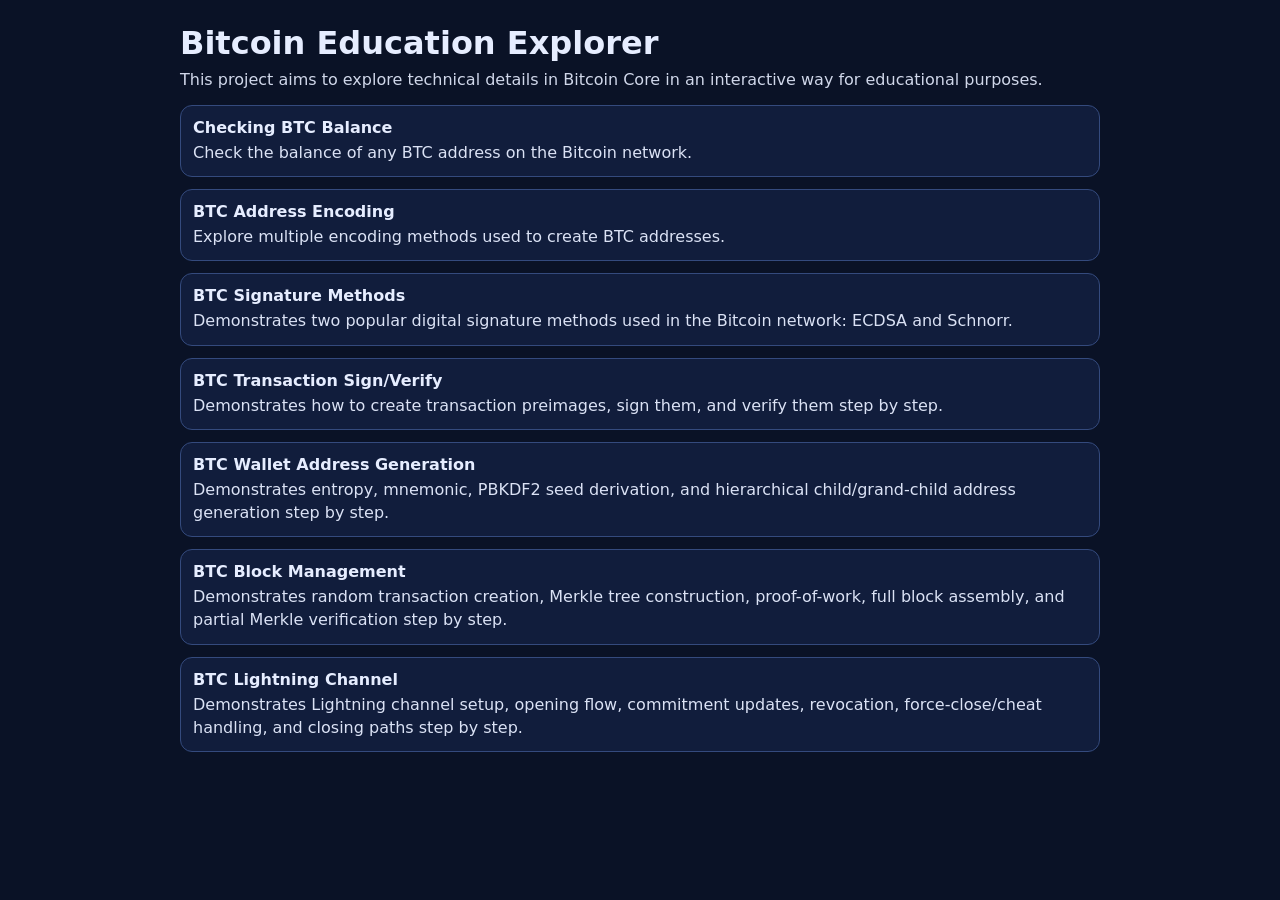
<file: index.html>
<!doctype html>
<html lang="en">
  <head>
    <meta charset="UTF-8" />
    <meta name="viewport" content="width=device-width, initial-scale=1.0" />
    <title>Bitcoin Education Explorer</title>
    <style>
      :root {
        color-scheme: dark;
        font-family: ui-sans-serif, system-ui, -apple-system, Segoe UI, Roboto, Arial, sans-serif;
      }
      body {
        margin: 0;
        background: #0a1226;
        color: #e6edff;
      }
      main {
        max-width: 920px;
        margin: 0 auto;
        padding: 24px 16px 48px;
      }
      h1 {
        margin: 0 0 8px;
      }
      p {
        margin: 0 0 16px;
        opacity: 0.9;
      }
      .grid {
        display: grid;
        gap: 12px;
      }
      a.card {
        display: block;
        border: 1px solid #344a7d;
        border-radius: 12px;
        background: #111d3c;
        padding: 12px;
        color: #e6edff;
        text-decoration: none;
      }
      a.card:hover {
        border-color: #5f80cc;
        background: #16264f;
      }
      .title {
        font-weight: 700;
        margin-bottom: 4px;
      }
      .desc {
        line-height: 1.45;
        opacity: 0.95;
      }
    </style>
  </head>
  <body>
    <main>
      <h1>Bitcoin Education Explorer</h1>
      <p>This project aims to explore technical details in Bitcoin Core in an interactive way for educational purposes.</p>
      <section class="grid">
        <a class="card" href="./btc-balance.html">
          <div class="title">Checking BTC Balance</div>
          <div class="desc">Check the balance of any BTC address on the Bitcoin network.</div>
        </a>
        <a class="card" href="./btc-address-encoding.html">
          <div class="title">BTC Address Encoding</div>
          <div class="desc">Explore multiple encoding methods used to create BTC addresses.</div>
        </a>
        <a class="card" href="./btc-signature-lab/index.html">
          <div class="title">BTC Signature Methods</div>
          <div class="desc">Demonstrates two popular digital signature methods used in the Bitcoin network: ECDSA and Schnorr.</div>
        </a>
        <a class="card" href="./btc-transactions/index.html">
          <div class="title">BTC Transaction Sign/Verify</div>
          <div class="desc">Demonstrates how to create transaction preimages, sign them, and verify them step by step.</div>
        </a>
        <a class="card" href="./btc-wallet-generation.html">
          <div class="title">BTC Wallet Address Generation</div>
          <div class="desc">Demonstrates entropy, mnemonic, PBKDF2 seed derivation, and hierarchical child/grand-child address generation step by step.</div>
        </a>
        <a class="card" href="./btc-block-management.html">
          <div class="title">BTC Block Management</div>
          <div class="desc">Demonstrates random transaction creation, Merkle tree construction, proof-of-work, full block assembly, and partial Merkle verification step by step.</div>
        </a>
        <a class="card" href="./btc-lightning-channel.html">
          <div class="title">BTC Lightning Channel</div>
          <div class="desc">Demonstrates Lightning channel setup, opening flow, commitment updates, revocation, force-close/cheat handling, and closing paths step by step.</div>
        </a>
      </section>
    </main>
  </body>
</html>
</file>
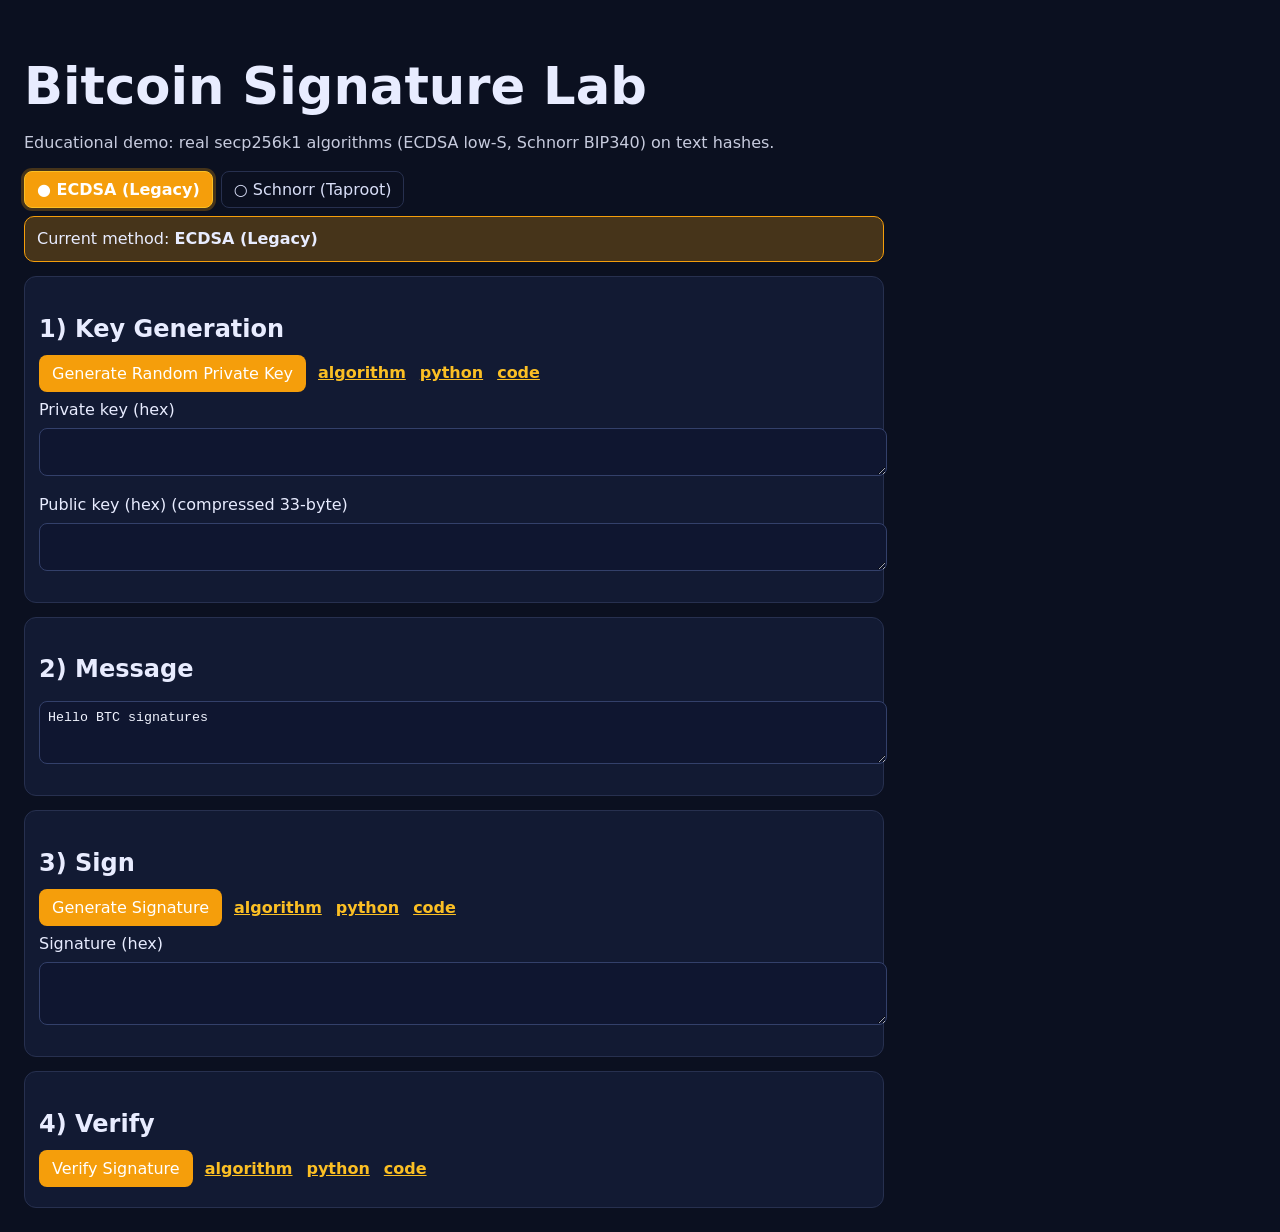
<file: btc-signature-lab/index.html>
<!doctype html>
<html lang="en">
  <head>
    <meta charset="UTF-8" />
    <meta name="viewport" content="width=device-width, initial-scale=1.0" />
    <title>btc-signature-lab</title>
    <style>:root{font-family:system-ui,Avenir,Helvetica,Arial,sans-serif;line-height:1.5;font-weight:400;color-scheme:light dark;color:#ffffffde;background-color:#242424;font-synthesis:none;text-rendering:optimizeLegibility;-webkit-font-smoothing:antialiased;-moz-osx-font-smoothing:grayscale}a{font-weight:500;color:#646cff;text-decoration:inherit}a:hover{color:#535bf2}body{margin:0;display:flex;place-items:center;min-width:320px;min-height:100vh}h1{font-size:3.2em;line-height:1.1}button{border-radius:8px;border:1px solid transparent;padding:.6em 1.2em;font-size:1em;font-weight:500;font-family:inherit;background-color:#1a1a1a;cursor:pointer;transition:border-color .25s}button:hover{border-color:#646cff}button:focus,button:focus-visible{outline:4px auto -webkit-focus-ring-color}@media(prefers-color-scheme:light){:root{color:#213547;background-color:#fff}a:hover{color:#747bff}button{background-color:#f9f9f9}}:root{font-family:Inter,system-ui,Arial,sans-serif}body{margin:0;background:#0b1020;color:#e8ecff}.container{--accent: #3056ff;--accent-strong: #5d7dff;--accent-soft: rgba(48, 86, 255, .2);--section-border: #27304f;--input-border: #33406a;max-width:980px;margin:0 auto;padding:24px}.container.method-ecdsa{--accent: #f59e0b;--accent-strong: #fbbf24;--accent-soft: rgba(245, 158, 11, .25)}.container.method-schnorr{--accent: #22c55e;--accent-strong: #4ade80;--accent-soft: rgba(34, 197, 94, .25)}h1,h2,h3{margin-bottom:8px}.note{opacity:.85}.method-banner{margin:8px 0 12px;padding:10px 12px;border-radius:10px;border:1px solid var(--accent);background:var(--accent-soft)}section{border:1px solid var(--section-border);border-radius:12px;padding:14px;margin-top:14px;background:#121a33}textarea{width:100%;margin-top:6px;margin-bottom:10px;background:#0f1630;color:#f1f4ff;border:1px solid var(--input-border);border-radius:8px;padding:8px;font-family:ui-monospace,SFMono-Regular,Menlo,monospace}button{background:var(--accent);color:#fff;border:1px solid transparent;border-radius:8px;padding:8px 12px;cursor:pointer;transition:transform .05s ease,background .2s ease,box-shadow .2s ease}.step-action-row{display:flex;align-items:center;gap:12px;flex-wrap:wrap;margin-bottom:6px}.action-btn{display:inline-block;width:auto;text-align:left}button:hover{background:var(--accent-strong);box-shadow:0 0 0 3px var(--accent-soft)}button:active{transform:translateY(1px)}.tabs{display:flex;gap:8px;margin-bottom:8px}.tabs button{background:transparent;border:1px solid var(--section-border);color:#d8def7}.tabs button.active,.tabs button[aria-selected=true]{background:var(--accent);border-color:var(--accent-strong);color:#fff;font-weight:700;box-shadow:0 0 0 3px var(--accent-soft)}.steps details{border:1px solid var(--input-border);border-radius:8px;padding:8px;margin-bottom:8px}pre{white-space:pre-wrap;word-break:break-all}.step-links{display:flex;gap:14px;margin:0}.step-links a{color:var(--accent-strong);text-decoration:underline;font-weight:600}.modal-backdrop{position:fixed;inset:0;background:#0000008c;display:flex;align-items:center;justify-content:center;padding:16px;z-index:9999}.modal{width:min(900px,100%);max-height:85vh;overflow:auto;background:#111a32;border:1px solid var(--accent);border-radius:12px;padding:12px}.modal-header{display:flex;align-items:center;justify-content:space-between;margin-bottom:8px}.modal-actions{display:flex;gap:8px}.ok{color:#6ef6a7}.bad{color:#ff8e8e}
</style>
  </head>
  <body>
    <div id="root"></div>
    <script>(function(){const o=document.createElement("link").relList;if(o&&o.supports&&o.supports("modulepreload"))return;for(const m of document.querySelectorAll('link[rel="modulepreload"]'))s(m);new MutationObserver(m=>{for(const E of m)if(E.type==="childList")for(const O of E.addedNodes)O.tagName==="LINK"&&O.rel==="modulepreload"&&s(O)}).observe(document,{childList:!0,subtree:!0});function r(m){const E={};return m.integrity&&(E.integrity=m.integrity),m.referrerPolicy&&(E.referrerPolicy=m.referrerPolicy),m.crossOrigin==="use-credentials"?E.credentials="include":m.crossOrigin==="anonymous"?E.credentials="omit":E.credentials="same-origin",E}function s(m){if(m.ep)return;m.ep=!0;const E=r(m);fetch(m.href,E)}})();var Pf={exports:{}},ku={};var py;function Lm(){if(py)return ku;py=1;var i=Symbol.for("react.transitional.element"),o=Symbol.for("react.fragment");function r(s,m,E){var O=null;if(E!==void 0&&(O=""+E),m.key!==void 0&&(O=""+m.key),"key"in m){E={};for(var B in m)B!=="key"&&(E[B]=m[B])}else E=m;return m=E.ref,{$$typeof:i,type:s,key:O,ref:m!==void 0?m:null,props:E}}return ku.Fragment=o,ku.jsx=r,ku.jsxs=r,ku}var Ay;function Vm(){return Ay||(Ay=1,Pf.exports=Lm()),Pf.exports}var X=Vm(),ts={exports:{}},W={};var Ey;function Km(){if(Ey)return W;Ey=1;var i=Symbol.for("react.transitional.element"),o=Symbol.for("react.portal"),r=Symbol.for("react.fragment"),s=Symbol.for("react.strict_mode"),m=Symbol.for("react.profiler"),E=Symbol.for("react.consumer"),O=Symbol.for("react.context"),B=Symbol.for("react.forward_ref"),z=Symbol.for("react.suspense"),b=Symbol.for("react.memo"),U=Symbol.for("react.lazy"),M=Symbol.for("react.activity"),R=Symbol.iterator;function L(h){return h===null||typeof h!="object"?null:(h=R&&h[R]||h["@@iterator"],typeof h=="function"?h:null)}var V={isMounted:function(){return!1},enqueueForceUpdate:function(){},enqueueReplaceState:function(){},enqueueSetState:function(){}},K=Object.assign,ot={};function nt(h,D,C){this.props=h,this.context=D,this.refs=ot,this.updater=C||V}nt.prototype.isReactComponent={},nt.prototype.setState=function(h,D){if(typeof h!="object"&&typeof h!="function"&&h!=null)throw Error("takes an object of state variables to update or a function which returns an object of state variables.");this.updater.enqueueSetState(this,h,D,"setState")},nt.prototype.forceUpdate=function(h){this.updater.enqueueForceUpdate(this,h,"forceUpdate")};function it(){}it.prototype=nt.prototype;function et(h,D,C){this.props=h,this.context=D,this.refs=ot,this.updater=C||V}var xt=et.prototype=new it;xt.constructor=et,K(xt,nt.prototype),xt.isPureReactComponent=!0;var kt=Array.isArray;function _t(){}var I={H:null,A:null,T:null,S:null},Jt=Object.prototype.hasOwnProperty;function bl(h,D,C){var Y=C.ref;return{$$typeof:i,type:h,key:D,ref:Y!==void 0?Y:null,props:C}}function J(h,D){return bl(h.type,D,h.props)}function il(h){return typeof h=="object"&&h!==null&&h.$$typeof===i}function $t(h){var D={"=":"=0",":":"=2"};return"$"+h.replace(/[=:]/g,function(C){return D[C]})}var Le=/\/+/g;function Kl(h,D){return typeof h=="object"&&h!==null&&h.key!=null?$t(""+h.key):D.toString(36)}function Cl(h){switch(h.status){case"fulfilled":return h.value;case"rejected":throw h.reason;default:switch(typeof h.status=="string"?h.then(_t,_t):(h.status="pending",h.then(function(D){h.status==="pending"&&(h.status="fulfilled",h.value=D)},function(D){h.status==="pending"&&(h.status="rejected",h.reason=D)})),h.status){case"fulfilled":return h.value;case"rejected":throw h.reason}}throw h}function x(h,D,C,Y,k){var P=typeof h;(P==="undefined"||P==="boolean")&&(h=null);var yt=!1;if(h===null)yt=!0;else switch(P){case"bigint":case"string":case"number":yt=!0;break;case"object":switch(h.$$typeof){case i:case o:yt=!0;break;case U:return yt=h._init,x(yt(h._payload),D,C,Y,k)}}if(yt)return k=k(h),yt=Y===""?"."+Kl(h,0):Y,kt(k)?(C="",yt!=null&&(C=yt.replace(Le,"$&/")+"/"),x(k,D,C,"",function(eu){return eu})):k!=null&&(il(k)&&(k=J(k,C+(k.key==null||h&&h.key===k.key?"":(""+k.key).replace(Le,"$&/")+"/")+yt)),D.push(k)),1;yt=0;var Ft=Y===""?".":Y+":";if(kt(h))for(var Dt=0;Dt<h.length;Dt++)Y=h[Dt],P=Ft+Kl(Y,Dt),yt+=x(Y,D,C,P,k);else if(Dt=L(h),typeof Dt=="function")for(h=Dt.call(h),Dt=0;!(Y=h.next()).done;)Y=Y.value,P=Ft+Kl(Y,Dt++),yt+=x(Y,D,C,P,k);else if(P==="object"){if(typeof h.then=="function")return x(Cl(h),D,C,Y,k);throw D=String(h),Error("Objects are not valid as a React child (found: "+(D==="[object Object]"?"object with keys {"+Object.keys(h).join(", ")+"}":D)+"). If you meant to render a collection of children, use an array instead.")}return yt}function N(h,D,C){if(h==null)return h;var Y=[],k=0;return x(h,Y,"","",function(P){return D.call(C,P,k++)}),Y}function w(h){if(h._status===-1){var D=h._result;D=D(),D.then(function(C){(h._status===0||h._status===-1)&&(h._status=1,h._result=C)},function(C){(h._status===0||h._status===-1)&&(h._status=2,h._result=C)}),h._status===-1&&(h._status=0,h._result=D)}if(h._status===1)return h._result.default;throw h._result}var mt=typeof reportError=="function"?reportError:function(h){if(typeof window=="object"&&typeof window.ErrorEvent=="function"){var D=new window.ErrorEvent("error",{bubbles:!0,cancelable:!0,message:typeof h=="object"&&h!==null&&typeof h.message=="string"?String(h.message):String(h),error:h});if(!window.dispatchEvent(D))return}else if(typeof process=="object"&&typeof process.emit=="function"){process.emit("uncaughtException",h);return}console.error(h)},pt={map:N,forEach:function(h,D,C){N(h,function(){D.apply(this,arguments)},C)},count:function(h){var D=0;return N(h,function(){D++}),D},toArray:function(h){return N(h,function(D){return D})||[]},only:function(h){if(!il(h))throw Error("React.Children.only expected to receive a single React element child.");return h}};return W.Activity=M,W.Children=pt,W.Component=nt,W.Fragment=r,W.Profiler=m,W.PureComponent=et,W.StrictMode=s,W.Suspense=z,W.__CLIENT_INTERNALS_DO_NOT_USE_OR_WARN_USERS_THEY_CANNOT_UPGRADE=I,W.__COMPILER_RUNTIME={__proto__:null,c:function(h){return I.H.useMemoCache(h)}},W.cache=function(h){return function(){return h.apply(null,arguments)}},W.cacheSignal=function(){return null},W.cloneElement=function(h,D,C){if(h==null)throw Error("The argument must be a React element, but you passed "+h+".");var Y=K({},h.props),k=h.key;if(D!=null)for(P in D.key!==void 0&&(k=""+D.key),D)!Jt.call(D,P)||P==="key"||P==="__self"||P==="__source"||P==="ref"&&D.ref===void 0||(Y[P]=D[P]);var P=arguments.length-2;if(P===1)Y.children=C;else if(1<P){for(var yt=Array(P),Ft=0;Ft<P;Ft++)yt[Ft]=arguments[Ft+2];Y.children=yt}return bl(h.type,k,Y)},W.createContext=function(h){return h={$$typeof:O,_currentValue:h,_currentValue2:h,_threadCount:0,Provider:null,Consumer:null},h.Provider=h,h.Consumer={$$typeof:E,_context:h},h},W.createElement=function(h,D,C){var Y,k={},P=null;if(D!=null)for(Y in D.key!==void 0&&(P=""+D.key),D)Jt.call(D,Y)&&Y!=="key"&&Y!=="__self"&&Y!=="__source"&&(k[Y]=D[Y]);var yt=arguments.length-2;if(yt===1)k.children=C;else if(1<yt){for(var Ft=Array(yt),Dt=0;Dt<yt;Dt++)Ft[Dt]=arguments[Dt+2];k.children=Ft}if(h&&h.defaultProps)for(Y in yt=h.defaultProps,yt)k[Y]===void 0&&(k[Y]=yt[Y]);return bl(h,P,k)},W.createRef=function(){return{current:null}},W.forwardRef=function(h){return{$$typeof:B,render:h}},W.isValidElement=il,W.lazy=function(h){return{$$typeof:U,_payload:{_status:-1,_result:h},_init:w}},W.memo=function(h,D){return{$$typeof:b,type:h,compare:D===void 0?null:D}},W.startTransition=function(h){var D=I.T,C={};I.T=C;try{var Y=h(),k=I.S;k!==null&&k(C,Y),typeof Y=="object"&&Y!==null&&typeof Y.then=="function"&&Y.then(_t,mt)}catch(P){mt(P)}finally{D!==null&&C.types!==null&&(D.types=C.types),I.T=D}},W.unstable_useCacheRefresh=function(){return I.H.useCacheRefresh()},W.use=function(h){return I.H.use(h)},W.useActionState=function(h,D,C){return I.H.useActionState(h,D,C)},W.useCallback=function(h,D){return I.H.useCallback(h,D)},W.useContext=function(h){return I.H.useContext(h)},W.useDebugValue=function(){},W.useDeferredValue=function(h,D){return I.H.useDeferredValue(h,D)},W.useEffect=function(h,D){return I.H.useEffect(h,D)},W.useEffectEvent=function(h){return I.H.useEffectEvent(h)},W.useId=function(){return I.H.useId()},W.useImperativeHandle=function(h,D,C){return I.H.useImperativeHandle(h,D,C)},W.useInsertionEffect=function(h,D){return I.H.useInsertionEffect(h,D)},W.useLayoutEffect=function(h,D){return I.H.useLayoutEffect(h,D)},W.useMemo=function(h,D){return I.H.useMemo(h,D)},W.useOptimistic=function(h,D){return I.H.useOptimistic(h,D)},W.useReducer=function(h,D,C){return I.H.useReducer(h,D,C)},W.useRef=function(h){return I.H.useRef(h)},W.useState=function(h){return I.H.useState(h)},W.useSyncExternalStore=function(h,D,C){return I.H.useSyncExternalStore(h,D,C)},W.useTransition=function(){return I.H.useTransition()},W.version="19.2.4",W}var Ty;function rs(){return Ty||(Ty=1,ts.exports=Km()),ts.exports}var Ml=rs(),ls={exports:{}},$u={},es={exports:{}},as={};var zy;function Jm(){return zy||(zy=1,(function(i){function o(x,N){var w=x.length;x.push(N);t:for(;0<w;){var mt=w-1>>>1,pt=x[mt];if(0<m(pt,N))x[mt]=N,x[w]=pt,w=mt;else break t}}function r(x){return x.length===0?null:x[0]}function s(x){if(x.length===0)return null;var N=x[0],w=x.pop();if(w!==N){x[0]=w;t:for(var mt=0,pt=x.length,h=pt>>>1;mt<h;){var D=2*(mt+1)-1,C=x[D],Y=D+1,k=x[Y];if(0>m(C,w))Y<pt&&0>m(k,C)?(x[mt]=k,x[Y]=w,mt=Y):(x[mt]=C,x[D]=w,mt=D);else if(Y<pt&&0>m(k,w))x[mt]=k,x[Y]=w,mt=Y;else break t}}return N}function m(x,N){var w=x.sortIndex-N.sortIndex;return w!==0?w:x.id-N.id}if(i.unstable_now=void 0,typeof performance=="object"&&typeof performance.now=="function"){var E=performance;i.unstable_now=function(){return E.now()}}else{var O=Date,B=O.now();i.unstable_now=function(){return O.now()-B}}var z=[],b=[],U=1,M=null,R=3,L=!1,V=!1,K=!1,ot=!1,nt=typeof setTimeout=="function"?setTimeout:null,it=typeof clearTimeout=="function"?clearTimeout:null,et=typeof setImmediate<"u"?setImmediate:null;function xt(x){for(var N=r(b);N!==null;){if(N.callback===null)s(b);else if(N.startTime<=x)s(b),N.sortIndex=N.expirationTime,o(z,N);else break;N=r(b)}}function kt(x){if(K=!1,xt(x),!V)if(r(z)!==null)V=!0,_t||(_t=!0,$t());else{var N=r(b);N!==null&&Cl(kt,N.startTime-x)}}var _t=!1,I=-1,Jt=5,bl=-1;function J(){return ot?!0:!(i.unstable_now()-bl<Jt)}function il(){if(ot=!1,_t){var x=i.unstable_now();bl=x;var N=!0;try{t:{V=!1,K&&(K=!1,it(I),I=-1),L=!0;var w=R;try{l:{for(xt(x),M=r(z);M!==null&&!(M.expirationTime>x&&J());){var mt=M.callback;if(typeof mt=="function"){M.callback=null,R=M.priorityLevel;var pt=mt(M.expirationTime<=x);if(x=i.unstable_now(),typeof pt=="function"){M.callback=pt,xt(x),N=!0;break l}M===r(z)&&s(z),xt(x)}else s(z);M=r(z)}if(M!==null)N=!0;else{var h=r(b);h!==null&&Cl(kt,h.startTime-x),N=!1}}break t}finally{M=null,R=w,L=!1}N=void 0}}finally{N?$t():_t=!1}}}var $t;if(typeof et=="function")$t=function(){et(il)};else if(typeof MessageChannel<"u"){var Le=new MessageChannel,Kl=Le.port2;Le.port1.onmessage=il,$t=function(){Kl.postMessage(null)}}else $t=function(){nt(il,0)};function Cl(x,N){I=nt(function(){x(i.unstable_now())},N)}i.unstable_IdlePriority=5,i.unstable_ImmediatePriority=1,i.unstable_LowPriority=4,i.unstable_NormalPriority=3,i.unstable_Profiling=null,i.unstable_UserBlockingPriority=2,i.unstable_cancelCallback=function(x){x.callback=null},i.unstable_forceFrameRate=function(x){0>x||125<x?console.error("forceFrameRate takes a positive int between 0 and 125, forcing frame rates higher than 125 fps is not supported"):Jt=0<x?Math.floor(1e3/x):5},i.unstable_getCurrentPriorityLevel=function(){return R},i.unstable_next=function(x){switch(R){case 1:case 2:case 3:var N=3;break;default:N=R}var w=R;R=N;try{return x()}finally{R=w}},i.unstable_requestPaint=function(){ot=!0},i.unstable_runWithPriority=function(x,N){switch(x){case 1:case 2:case 3:case 4:case 5:break;default:x=3}var w=R;R=x;try{return N()}finally{R=w}},i.unstable_scheduleCallback=function(x,N,w){var mt=i.unstable_now();switch(typeof w=="object"&&w!==null?(w=w.delay,w=typeof w=="number"&&0<w?mt+w:mt):w=mt,x){case 1:var pt=-1;break;case 2:pt=250;break;case 5:pt=1073741823;break;case 4:pt=1e4;break;default:pt=5e3}return pt=w+pt,x={id:U++,callback:N,priorityLevel:x,startTime:w,expirationTime:pt,sortIndex:-1},w>mt?(x.sortIndex=w,o(b,x),r(z)===null&&x===r(b)&&(K?(it(I),I=-1):K=!0,Cl(kt,w-mt))):(x.sortIndex=pt,o(z,x),V||L||(V=!0,_t||(_t=!0,$t()))),x},i.unstable_shouldYield=J,i.unstable_wrapCallback=function(x){var N=R;return function(){var w=R;R=N;try{return x.apply(this,arguments)}finally{R=w}}}})(as)),as}var xy;function wm(){return xy||(xy=1,es.exports=Jm()),es.exports}var us={exports:{}},wt={};var _y;function Wm(){if(_y)return wt;_y=1;var i=rs();function o(z){var b="https://react.dev/errors/"+z;if(1<arguments.length){b+="?args[]="+encodeURIComponent(arguments[1]);for(var U=2;U<arguments.length;U++)b+="&args[]="+encodeURIComponent(arguments[U])}return"Minified React error #"+z+"; visit "+b+" for the full message or use the non-minified dev environment for full errors and additional helpful warnings."}function r(){}var s={d:{f:r,r:function(){throw Error(o(522))},D:r,C:r,L:r,m:r,X:r,S:r,M:r},p:0,findDOMNode:null},m=Symbol.for("react.portal");function E(z,b,U){var M=3<arguments.length&&arguments[3]!==void 0?arguments[3]:null;return{$$typeof:m,key:M==null?null:""+M,children:z,containerInfo:b,implementation:U}}var O=i.__CLIENT_INTERNALS_DO_NOT_USE_OR_WARN_USERS_THEY_CANNOT_UPGRADE;function B(z,b){if(z==="font")return"";if(typeof b=="string")return b==="use-credentials"?b:""}return wt.__DOM_INTERNALS_DO_NOT_USE_OR_WARN_USERS_THEY_CANNOT_UPGRADE=s,wt.createPortal=function(z,b){var U=2<arguments.length&&arguments[2]!==void 0?arguments[2]:null;if(!b||b.nodeType!==1&&b.nodeType!==9&&b.nodeType!==11)throw Error(o(299));return E(z,b,null,U)},wt.flushSync=function(z){var b=O.T,U=s.p;try{if(O.T=null,s.p=2,z)return z()}finally{O.T=b,s.p=U,s.d.f()}},wt.preconnect=function(z,b){typeof z=="string"&&(b?(b=b.crossOrigin,b=typeof b=="string"?b==="use-credentials"?b:"":void 0):b=null,s.d.C(z,b))},wt.prefetchDNS=function(z){typeof z=="string"&&s.d.D(z)},wt.preinit=function(z,b){if(typeof z=="string"&&b&&typeof b.as=="string"){var U=b.as,M=B(U,b.crossOrigin),R=typeof b.integrity=="string"?b.integrity:void 0,L=typeof b.fetchPriority=="string"?b.fetchPriority:void 0;U==="style"?s.d.S(z,typeof b.precedence=="string"?b.precedence:void 0,{crossOrigin:M,integrity:R,fetchPriority:L}):U==="script"&&s.d.X(z,{crossOrigin:M,integrity:R,fetchPriority:L,nonce:typeof b.nonce=="string"?b.nonce:void 0})}},wt.preinitModule=function(z,b){if(typeof z=="string")if(typeof b=="object"&&b!==null){if(b.as==null||b.as==="script"){var U=B(b.as,b.crossOrigin);s.d.M(z,{crossOrigin:U,integrity:typeof b.integrity=="string"?b.integrity:void 0,nonce:typeof b.nonce=="string"?b.nonce:void 0})}}else b==null&&s.d.M(z)},wt.preload=function(z,b){if(typeof z=="string"&&typeof b=="object"&&b!==null&&typeof b.as=="string"){var U=b.as,M=B(U,b.crossOrigin);s.d.L(z,U,{crossOrigin:M,integrity:typeof b.integrity=="string"?b.integrity:void 0,nonce:typeof b.nonce=="string"?b.nonce:void 0,type:typeof b.type=="string"?b.type:void 0,fetchPriority:typeof b.fetchPriority=="string"?b.fetchPriority:void 0,referrerPolicy:typeof b.referrerPolicy=="string"?b.referrerPolicy:void 0,imageSrcSet:typeof b.imageSrcSet=="string"?b.imageSrcSet:void 0,imageSizes:typeof b.imageSizes=="string"?b.imageSizes:void 0,media:typeof b.media=="string"?b.media:void 0})}},wt.preloadModule=function(z,b){if(typeof z=="string")if(b){var U=B(b.as,b.crossOrigin);s.d.m(z,{as:typeof b.as=="string"&&b.as!=="script"?b.as:void 0,crossOrigin:U,integrity:typeof b.integrity=="string"?b.integrity:void 0})}else s.d.m(z)},wt.requestFormReset=function(z){s.d.r(z)},wt.unstable_batchedUpdates=function(z,b){return z(b)},wt.useFormState=function(z,b,U){return O.H.useFormState(z,b,U)},wt.useFormStatus=function(){return O.H.useHostTransitionStatus()},wt.version="19.2.4",wt}var Hy;function km(){if(Hy)return us.exports;Hy=1;function i(){if(!(typeof __REACT_DEVTOOLS_GLOBAL_HOOK__>"u"||typeof __REACT_DEVTOOLS_GLOBAL_HOOK__.checkDCE!="function"))try{__REACT_DEVTOOLS_GLOBAL_HOOK__.checkDCE(i)}catch(o){console.error(o)}}return i(),us.exports=Wm(),us.exports}var Oy;function $m(){if(Oy)return $u;Oy=1;var i=wm(),o=rs(),r=km();function s(t){var l="https://react.dev/errors/"+t;if(1<arguments.length){l+="?args[]="+encodeURIComponent(arguments[1]);for(var e=2;e<arguments.length;e++)l+="&args[]="+encodeURIComponent(arguments[e])}return"Minified React error #"+t+"; visit "+l+" for the full message or use the non-minified dev environment for full errors and additional helpful warnings."}function m(t){return!(!t||t.nodeType!==1&&t.nodeType!==9&&t.nodeType!==11)}function E(t){var l=t,e=t;if(t.alternate)for(;l.return;)l=l.return;else{t=l;do l=t,(l.flags&4098)!==0&&(e=l.return),t=l.return;while(t)}return l.tag===3?e:null}function O(t){if(t.tag===13){var l=t.memoizedState;if(l===null&&(t=t.alternate,t!==null&&(l=t.memoizedState)),l!==null)return l.dehydrated}return null}function B(t){if(t.tag===31){var l=t.memoizedState;if(l===null&&(t=t.alternate,t!==null&&(l=t.memoizedState)),l!==null)return l.dehydrated}return null}function z(t){if(E(t)!==t)throw Error(s(188))}function b(t){var l=t.alternate;if(!l){if(l=E(t),l===null)throw Error(s(188));return l!==t?null:t}for(var e=t,a=l;;){var u=e.return;if(u===null)break;var n=u.alternate;if(n===null){if(a=u.return,a!==null){e=a;continue}break}if(u.child===n.child){for(n=u.child;n;){if(n===e)return z(u),t;if(n===a)return z(u),l;n=n.sibling}throw Error(s(188))}if(e.return!==a.return)e=u,a=n;else{for(var c=!1,f=u.child;f;){if(f===e){c=!0,e=u,a=n;break}if(f===a){c=!0,a=u,e=n;break}f=f.sibling}if(!c){for(f=n.child;f;){if(f===e){c=!0,e=n,a=u;break}if(f===a){c=!0,a=n,e=u;break}f=f.sibling}if(!c)throw Error(s(189))}}if(e.alternate!==a)throw Error(s(190))}if(e.tag!==3)throw Error(s(188));return e.stateNode.current===e?t:l}function U(t){var l=t.tag;if(l===5||l===26||l===27||l===6)return t;for(t=t.child;t!==null;){if(l=U(t),l!==null)return l;t=t.sibling}return null}var M=Object.assign,R=Symbol.for("react.element"),L=Symbol.for("react.transitional.element"),V=Symbol.for("react.portal"),K=Symbol.for("react.fragment"),ot=Symbol.for("react.strict_mode"),nt=Symbol.for("react.profiler"),it=Symbol.for("react.consumer"),et=Symbol.for("react.context"),xt=Symbol.for("react.forward_ref"),kt=Symbol.for("react.suspense"),_t=Symbol.for("react.suspense_list"),I=Symbol.for("react.memo"),Jt=Symbol.for("react.lazy"),bl=Symbol.for("react.activity"),J=Symbol.for("react.memo_cache_sentinel"),il=Symbol.iterator;function $t(t){return t===null||typeof t!="object"?null:(t=il&&t[il]||t["@@iterator"],typeof t=="function"?t:null)}var Le=Symbol.for("react.client.reference");function Kl(t){if(t==null)return null;if(typeof t=="function")return t.$$typeof===Le?null:t.displayName||t.name||null;if(typeof t=="string")return t;switch(t){case K:return"Fragment";case nt:return"Profiler";case ot:return"StrictMode";case kt:return"Suspense";case _t:return"SuspenseList";case bl:return"Activity"}if(typeof t=="object")switch(t.$$typeof){case V:return"Portal";case et:return t.displayName||"Context";case it:return(t._context.displayName||"Context")+".Consumer";case xt:var l=t.render;return t=t.displayName,t||(t=l.displayName||l.name||"",t=t!==""?"ForwardRef("+t+")":"ForwardRef"),t;case I:return l=t.displayName||null,l!==null?l:Kl(t.type)||"Memo";case Jt:l=t._payload,t=t._init;try{return Kl(t(l))}catch{}}return null}var Cl=Array.isArray,x=o.__CLIENT_INTERNALS_DO_NOT_USE_OR_WARN_USERS_THEY_CANNOT_UPGRADE,N=r.__DOM_INTERNALS_DO_NOT_USE_OR_WARN_USERS_THEY_CANNOT_UPGRADE,w={pending:!1,data:null,method:null,action:null},mt=[],pt=-1;function h(t){return{current:t}}function D(t){0>pt||(t.current=mt[pt],mt[pt]=null,pt--)}function C(t,l){pt++,mt[pt]=t.current,t.current=l}var Y=h(null),k=h(null),P=h(null),yt=h(null);function Ft(t,l){switch(C(P,l),C(k,t),C(Y,null),l.nodeType){case 9:case 11:t=(t=l.documentElement)&&(t=t.namespaceURI)?Lr(t):0;break;default:if(t=l.tagName,l=l.namespaceURI)l=Lr(l),t=Vr(l,t);else switch(t){case"svg":t=1;break;case"math":t=2;break;default:t=0}}D(Y),C(Y,t)}function Dt(){D(Y),D(k),D(P)}function eu(t){t.memoizedState!==null&&C(yt,t);var l=Y.current,e=Vr(l,t.type);l!==e&&(C(k,t),C(Y,e))}function ln(t){k.current===t&&(D(Y),D(k)),yt.current===t&&(D(yt),Ku._currentValue=w)}var Cc,Ss;function Ve(t){if(Cc===void 0)try{throw Error()}catch(e){var l=e.stack.trim().match(/\n( *(at )?)/);Cc=l&&l[1]||"",Ss=-1<e.stack.indexOf(`
    at`)?" (<anonymous>)":-1<e.stack.indexOf("@")?"@unknown:0:0":""}return`
`+Cc+t+Ss}var Rc=!1;function qc(t,l){if(!t||Rc)return"";Rc=!0;var e=Error.prepareStackTrace;Error.prepareStackTrace=void 0;try{var a={DetermineComponentFrameRoot:function(){try{if(l){var H=function(){throw Error()};if(Object.defineProperty(H.prototype,"props",{set:function(){throw Error()}}),typeof Reflect=="object"&&Reflect.construct){try{Reflect.construct(H,[])}catch(A){var p=A}Reflect.construct(t,[],H)}else{try{H.call()}catch(A){p=A}t.call(H.prototype)}}else{try{throw Error()}catch(A){p=A}(H=t())&&typeof H.catch=="function"&&H.catch(function(){})}}catch(A){if(A&&p&&typeof A.stack=="string")return[A.stack,p.stack]}return[null,null]}};a.DetermineComponentFrameRoot.displayName="DetermineComponentFrameRoot";var u=Object.getOwnPropertyDescriptor(a.DetermineComponentFrameRoot,"name");u&&u.configurable&&Object.defineProperty(a.DetermineComponentFrameRoot,"name",{value:"DetermineComponentFrameRoot"});var n=a.DetermineComponentFrameRoot(),c=n[0],f=n[1];if(c&&f){var y=c.split(`
`),S=f.split(`
`);for(u=a=0;a<y.length&&!y[a].includes("DetermineComponentFrameRoot");)a++;for(;u<S.length&&!S[u].includes("DetermineComponentFrameRoot");)u++;if(a===y.length||u===S.length)for(a=y.length-1,u=S.length-1;1<=a&&0<=u&&y[a]!==S[u];)u--;for(;1<=a&&0<=u;a--,u--)if(y[a]!==S[u]){if(a!==1||u!==1)do if(a--,u--,0>u||y[a]!==S[u]){var T=`
`+y[a].replace(" at new "," at ");return t.displayName&&T.includes("<anonymous>")&&(T=T.replace("<anonymous>",t.displayName)),T}while(1<=a&&0<=u);break}}}finally{Rc=!1,Error.prepareStackTrace=e}return(e=t?t.displayName||t.name:"")?Ve(e):""}function pd(t,l){switch(t.tag){case 26:case 27:case 5:return Ve(t.type);case 16:return Ve("Lazy");case 13:return t.child!==l&&l!==null?Ve("Suspense Fallback"):Ve("Suspense");case 19:return Ve("SuspenseList");case 0:case 15:return qc(t.type,!1);case 11:return qc(t.type.render,!1);case 1:return qc(t.type,!0);case 31:return Ve("Activity");default:return""}}function bs(t){try{var l="",e=null;do l+=pd(t,e),e=t,t=t.return;while(t);return l}catch(a){return`
Error generating stack: `+a.message+`
`+a.stack}}var Yc=Object.prototype.hasOwnProperty,jc=i.unstable_scheduleCallback,Gc=i.unstable_cancelCallback,Ad=i.unstable_shouldYield,Ed=i.unstable_requestPaint,fl=i.unstable_now,Td=i.unstable_getCurrentPriorityLevel,ps=i.unstable_ImmediatePriority,As=i.unstable_UserBlockingPriority,en=i.unstable_NormalPriority,zd=i.unstable_LowPriority,Es=i.unstable_IdlePriority,xd=i.log,_d=i.unstable_setDisableYieldValue,au=null,sl=null;function de(t){if(typeof xd=="function"&&_d(t),sl&&typeof sl.setStrictMode=="function")try{sl.setStrictMode(au,t)}catch{}}var ol=Math.clz32?Math.clz32:Dd,Hd=Math.log,Od=Math.LN2;function Dd(t){return t>>>=0,t===0?32:31-(Hd(t)/Od|0)|0}var an=256,un=262144,nn=4194304;function Ke(t){var l=t&42;if(l!==0)return l;switch(t&-t){case 1:return 1;case 2:return 2;case 4:return 4;case 8:return 8;case 16:return 16;case 32:return 32;case 64:return 64;case 128:return 128;case 256:case 512:case 1024:case 2048:case 4096:case 8192:case 16384:case 32768:case 65536:case 131072:return t&261888;case 262144:case 524288:case 1048576:case 2097152:return t&3932160;case 4194304:case 8388608:case 16777216:case 33554432:return t&62914560;case 67108864:return 67108864;case 134217728:return 134217728;case 268435456:return 268435456;case 536870912:return 536870912;case 1073741824:return 0;default:return t}}function cn(t,l,e){var a=t.pendingLanes;if(a===0)return 0;var u=0,n=t.suspendedLanes,c=t.pingedLanes;t=t.warmLanes;var f=a&134217727;return f!==0?(a=f&~n,a!==0?u=Ke(a):(c&=f,c!==0?u=Ke(c):e||(e=f&~t,e!==0&&(u=Ke(e))))):(f=a&~n,f!==0?u=Ke(f):c!==0?u=Ke(c):e||(e=a&~t,e!==0&&(u=Ke(e)))),u===0?0:l!==0&&l!==u&&(l&n)===0&&(n=u&-u,e=l&-l,n>=e||n===32&&(e&4194048)!==0)?l:u}function uu(t,l){return(t.pendingLanes&~(t.suspendedLanes&~t.pingedLanes)&l)===0}function Md(t,l){switch(t){case 1:case 2:case 4:case 8:case 64:return l+250;case 16:case 32:case 128:case 256:case 512:case 1024:case 2048:case 4096:case 8192:case 16384:case 32768:case 65536:case 131072:case 262144:case 524288:case 1048576:case 2097152:return l+5e3;case 4194304:case 8388608:case 16777216:case 33554432:return-1;case 67108864:case 134217728:case 268435456:case 536870912:case 1073741824:return-1;default:return-1}}function Ts(){var t=nn;return nn<<=1,(nn&62914560)===0&&(nn=4194304),t}function Xc(t){for(var l=[],e=0;31>e;e++)l.push(t);return l}function nu(t,l){t.pendingLanes|=l,l!==268435456&&(t.suspendedLanes=0,t.pingedLanes=0,t.warmLanes=0)}function Ud(t,l,e,a,u,n){var c=t.pendingLanes;t.pendingLanes=e,t.suspendedLanes=0,t.pingedLanes=0,t.warmLanes=0,t.expiredLanes&=e,t.entangledLanes&=e,t.errorRecoveryDisabledLanes&=e,t.shellSuspendCounter=0;var f=t.entanglements,y=t.expirationTimes,S=t.hiddenUpdates;for(e=c&~e;0<e;){var T=31-ol(e),H=1<<T;f[T]=0,y[T]=-1;var p=S[T];if(p!==null)for(S[T]=null,T=0;T<p.length;T++){var A=p[T];A!==null&&(A.lane&=-536870913)}e&=~H}a!==0&&zs(t,a,0),n!==0&&u===0&&t.tag!==0&&(t.suspendedLanes|=n&~(c&~l))}function zs(t,l,e){t.pendingLanes|=l,t.suspendedLanes&=~l;var a=31-ol(l);t.entangledLanes|=l,t.entanglements[a]=t.entanglements[a]|1073741824|e&261930}function xs(t,l){var e=t.entangledLanes|=l;for(t=t.entanglements;e;){var a=31-ol(e),u=1<<a;u&l|t[a]&l&&(t[a]|=l),e&=~u}}function _s(t,l){var e=l&-l;return e=(e&42)!==0?1:Qc(e),(e&(t.suspendedLanes|l))!==0?0:e}function Qc(t){switch(t){case 2:t=1;break;case 8:t=4;break;case 32:t=16;break;case 256:case 512:case 1024:case 2048:case 4096:case 8192:case 16384:case 32768:case 65536:case 131072:case 262144:case 524288:case 1048576:case 2097152:case 4194304:case 8388608:case 16777216:case 33554432:t=128;break;case 268435456:t=134217728;break;default:t=0}return t}function Zc(t){return t&=-t,2<t?8<t?(t&134217727)!==0?32:268435456:8:2}function Hs(){var t=N.p;return t!==0?t:(t=window.event,t===void 0?32:dy(t.type))}function Os(t,l){var e=N.p;try{return N.p=t,l()}finally{N.p=e}}var he=Math.random().toString(36).slice(2),Qt="__reactFiber$"+he,Pt="__reactProps$"+he,da="__reactContainer$"+he,Lc="__reactEvents$"+he,Bd="__reactListeners$"+he,Nd="__reactHandles$"+he,Ds="__reactResources$"+he,cu="__reactMarker$"+he;function Vc(t){delete t[Qt],delete t[Pt],delete t[Lc],delete t[Bd],delete t[Nd]}function ha(t){var l=t[Qt];if(l)return l;for(var e=t.parentNode;e;){if(l=e[da]||e[Qt]){if(e=l.alternate,l.child!==null||e!==null&&e.child!==null)for(t=Fr(t);t!==null;){if(e=t[Qt])return e;t=Fr(t)}return l}t=e,e=t.parentNode}return null}function ma(t){if(t=t[Qt]||t[da]){var l=t.tag;if(l===5||l===6||l===13||l===31||l===26||l===27||l===3)return t}return null}function iu(t){var l=t.tag;if(l===5||l===26||l===27||l===6)return t.stateNode;throw Error(s(33))}function va(t){var l=t[Ds];return l||(l=t[Ds]={hoistableStyles:new Map,hoistableScripts:new Map}),l}function Yt(t){t[cu]=!0}var Ms=new Set,Us={};function Je(t,l){ga(t,l),ga(t+"Capture",l)}function ga(t,l){for(Us[t]=l,t=0;t<l.length;t++)Ms.add(l[t])}var Cd=RegExp("^[:A-Z_a-z\\u00C0-\\u00D6\\u00D8-\\u00F6\\u00F8-\\u02FF\\u0370-\\u037D\\u037F-\\u1FFF\\u200C-\\u200D\\u2070-\\u218F\\u2C00-\\u2FEF\\u3001-\\uD7FF\\uF900-\\uFDCF\\uFDF0-\\uFFFD][:A-Z_a-z\\u00C0-\\u00D6\\u00D8-\\u00F6\\u00F8-\\u02FF\\u0370-\\u037D\\u037F-\\u1FFF\\u200C-\\u200D\\u2070-\\u218F\\u2C00-\\u2FEF\\u3001-\\uD7FF\\uF900-\\uFDCF\\uFDF0-\\uFFFD\\-.0-9\\u00B7\\u0300-\\u036F\\u203F-\\u2040]*$"),Bs={},Ns={};function Rd(t){return Yc.call(Ns,t)?!0:Yc.call(Bs,t)?!1:Cd.test(t)?Ns[t]=!0:(Bs[t]=!0,!1)}function fn(t,l,e){if(Rd(l))if(e===null)t.removeAttribute(l);else{switch(typeof e){case"undefined":case"function":case"symbol":t.removeAttribute(l);return;case"boolean":var a=l.toLowerCase().slice(0,5);if(a!=="data-"&&a!=="aria-"){t.removeAttribute(l);return}}t.setAttribute(l,""+e)}}function sn(t,l,e){if(e===null)t.removeAttribute(l);else{switch(typeof e){case"undefined":case"function":case"symbol":case"boolean":t.removeAttribute(l);return}t.setAttribute(l,""+e)}}function Jl(t,l,e,a){if(a===null)t.removeAttribute(e);else{switch(typeof a){case"undefined":case"function":case"symbol":case"boolean":t.removeAttribute(e);return}t.setAttributeNS(l,e,""+a)}}function pl(t){switch(typeof t){case"bigint":case"boolean":case"number":case"string":case"undefined":return t;case"object":return t;default:return""}}function Cs(t){var l=t.type;return(t=t.nodeName)&&t.toLowerCase()==="input"&&(l==="checkbox"||l==="radio")}function qd(t,l,e){var a=Object.getOwnPropertyDescriptor(t.constructor.prototype,l);if(!t.hasOwnProperty(l)&&typeof a<"u"&&typeof a.get=="function"&&typeof a.set=="function"){var u=a.get,n=a.set;return Object.defineProperty(t,l,{configurable:!0,get:function(){return u.call(this)},set:function(c){e=""+c,n.call(this,c)}}),Object.defineProperty(t,l,{enumerable:a.enumerable}),{getValue:function(){return e},setValue:function(c){e=""+c},stopTracking:function(){t._valueTracker=null,delete t[l]}}}}function Kc(t){if(!t._valueTracker){var l=Cs(t)?"checked":"value";t._valueTracker=qd(t,l,""+t[l])}}function Rs(t){if(!t)return!1;var l=t._valueTracker;if(!l)return!0;var e=l.getValue(),a="";return t&&(a=Cs(t)?t.checked?"true":"false":t.value),t=a,t!==e?(l.setValue(t),!0):!1}function on(t){if(t=t||(typeof document<"u"?document:void 0),typeof t>"u")return null;try{return t.activeElement||t.body}catch{return t.body}}var Yd=/[\n"\\]/g;function Al(t){return t.replace(Yd,function(l){return"\\"+l.charCodeAt(0).toString(16)+" "})}function Jc(t,l,e,a,u,n,c,f){t.name="",c!=null&&typeof c!="function"&&typeof c!="symbol"&&typeof c!="boolean"?t.type=c:t.removeAttribute("type"),l!=null?c==="number"?(l===0&&t.value===""||t.value!=l)&&(t.value=""+pl(l)):t.value!==""+pl(l)&&(t.value=""+pl(l)):c!=="submit"&&c!=="reset"||t.removeAttribute("value"),l!=null?wc(t,c,pl(l)):e!=null?wc(t,c,pl(e)):a!=null&&t.removeAttribute("value"),u==null&&n!=null&&(t.defaultChecked=!!n),u!=null&&(t.checked=u&&typeof u!="function"&&typeof u!="symbol"),f!=null&&typeof f!="function"&&typeof f!="symbol"&&typeof f!="boolean"?t.name=""+pl(f):t.removeAttribute("name")}function qs(t,l,e,a,u,n,c,f){if(n!=null&&typeof n!="function"&&typeof n!="symbol"&&typeof n!="boolean"&&(t.type=n),l!=null||e!=null){if(!(n!=="submit"&&n!=="reset"||l!=null)){Kc(t);return}e=e!=null?""+pl(e):"",l=l!=null?""+pl(l):e,f||l===t.value||(t.value=l),t.defaultValue=l}a=a??u,a=typeof a!="function"&&typeof a!="symbol"&&!!a,t.checked=f?t.checked:!!a,t.defaultChecked=!!a,c!=null&&typeof c!="function"&&typeof c!="symbol"&&typeof c!="boolean"&&(t.name=c),Kc(t)}function wc(t,l,e){l==="number"&&on(t.ownerDocument)===t||t.defaultValue===""+e||(t.defaultValue=""+e)}function Sa(t,l,e,a){if(t=t.options,l){l={};for(var u=0;u<e.length;u++)l["$"+e[u]]=!0;for(e=0;e<t.length;e++)u=l.hasOwnProperty("$"+t[e].value),t[e].selected!==u&&(t[e].selected=u),u&&a&&(t[e].defaultSelected=!0)}else{for(e=""+pl(e),l=null,u=0;u<t.length;u++){if(t[u].value===e){t[u].selected=!0,a&&(t[u].defaultSelected=!0);return}l!==null||t[u].disabled||(l=t[u])}l!==null&&(l.selected=!0)}}function Ys(t,l,e){if(l!=null&&(l=""+pl(l),l!==t.value&&(t.value=l),e==null)){t.defaultValue!==l&&(t.defaultValue=l);return}t.defaultValue=e!=null?""+pl(e):""}function js(t,l,e,a){if(l==null){if(a!=null){if(e!=null)throw Error(s(92));if(Cl(a)){if(1<a.length)throw Error(s(93));a=a[0]}e=a}e==null&&(e=""),l=e}e=pl(l),t.defaultValue=e,a=t.textContent,a===e&&a!==""&&a!==null&&(t.value=a),Kc(t)}function ba(t,l){if(l){var e=t.firstChild;if(e&&e===t.lastChild&&e.nodeType===3){e.nodeValue=l;return}}t.textContent=l}var jd=new Set("animationIterationCount aspectRatio borderImageOutset borderImageSlice borderImageWidth boxFlex boxFlexGroup boxOrdinalGroup columnCount columns flex flexGrow flexPositive flexShrink flexNegative flexOrder gridArea gridRow gridRowEnd gridRowSpan gridRowStart gridColumn gridColumnEnd gridColumnSpan gridColumnStart fontWeight lineClamp lineHeight opacity order orphans scale tabSize widows zIndex zoom fillOpacity floodOpacity stopOpacity strokeDasharray strokeDashoffset strokeMiterlimit strokeOpacity strokeWidth MozAnimationIterationCount MozBoxFlex MozBoxFlexGroup MozLineClamp msAnimationIterationCount msFlex msZoom msFlexGrow msFlexNegative msFlexOrder msFlexPositive msFlexShrink msGridColumn msGridColumnSpan msGridRow msGridRowSpan WebkitAnimationIterationCount WebkitBoxFlex WebKitBoxFlexGroup WebkitBoxOrdinalGroup WebkitColumnCount WebkitColumns WebkitFlex WebkitFlexGrow WebkitFlexPositive WebkitFlexShrink WebkitLineClamp".split(" "));function Gs(t,l,e){var a=l.indexOf("--")===0;e==null||typeof e=="boolean"||e===""?a?t.setProperty(l,""):l==="float"?t.cssFloat="":t[l]="":a?t.setProperty(l,e):typeof e!="number"||e===0||jd.has(l)?l==="float"?t.cssFloat=e:t[l]=(""+e).trim():t[l]=e+"px"}function Xs(t,l,e){if(l!=null&&typeof l!="object")throw Error(s(62));if(t=t.style,e!=null){for(var a in e)!e.hasOwnProperty(a)||l!=null&&l.hasOwnProperty(a)||(a.indexOf("--")===0?t.setProperty(a,""):a==="float"?t.cssFloat="":t[a]="");for(var u in l)a=l[u],l.hasOwnProperty(u)&&e[u]!==a&&Gs(t,u,a)}else for(var n in l)l.hasOwnProperty(n)&&Gs(t,n,l[n])}function Wc(t){if(t.indexOf("-")===-1)return!1;switch(t){case"annotation-xml":case"color-profile":case"font-face":case"font-face-src":case"font-face-uri":case"font-face-format":case"font-face-name":case"missing-glyph":return!1;default:return!0}}var Gd=new Map([["acceptCharset","accept-charset"],["htmlFor","for"],["httpEquiv","http-equiv"],["crossOrigin","crossorigin"],["accentHeight","accent-height"],["alignmentBaseline","alignment-baseline"],["arabicForm","arabic-form"],["baselineShift","baseline-shift"],["capHeight","cap-height"],["clipPath","clip-path"],["clipRule","clip-rule"],["colorInterpolation","color-interpolation"],["colorInterpolationFilters","color-interpolation-filters"],["colorProfile","color-profile"],["colorRendering","color-rendering"],["dominantBaseline","dominant-baseline"],["enableBackground","enable-background"],["fillOpacity","fill-opacity"],["fillRule","fill-rule"],["floodColor","flood-color"],["floodOpacity","flood-opacity"],["fontFamily","font-family"],["fontSize","font-size"],["fontSizeAdjust","font-size-adjust"],["fontStretch","font-stretch"],["fontStyle","font-style"],["fontVariant","font-variant"],["fontWeight","font-weight"],["glyphName","glyph-name"],["glyphOrientationHorizontal","glyph-orientation-horizontal"],["glyphOrientationVertical","glyph-orientation-vertical"],["horizAdvX","horiz-adv-x"],["horizOriginX","horiz-origin-x"],["imageRendering","image-rendering"],["letterSpacing","letter-spacing"],["lightingColor","lighting-color"],["markerEnd","marker-end"],["markerMid","marker-mid"],["markerStart","marker-start"],["overlinePosition","overline-position"],["overlineThickness","overline-thickness"],["paintOrder","paint-order"],["panose-1","panose-1"],["pointerEvents","pointer-events"],["renderingIntent","rendering-intent"],["shapeRendering","shape-rendering"],["stopColor","stop-color"],["stopOpacity","stop-opacity"],["strikethroughPosition","strikethrough-position"],["strikethroughThickness","strikethrough-thickness"],["strokeDasharray","stroke-dasharray"],["strokeDashoffset","stroke-dashoffset"],["strokeLinecap","stroke-linecap"],["strokeLinejoin","stroke-linejoin"],["strokeMiterlimit","stroke-miterlimit"],["strokeOpacity","stroke-opacity"],["strokeWidth","stroke-width"],["textAnchor","text-anchor"],["textDecoration","text-decoration"],["textRendering","text-rendering"],["transformOrigin","transform-origin"],["underlinePosition","underline-position"],["underlineThickness","underline-thickness"],["unicodeBidi","unicode-bidi"],["unicodeRange","unicode-range"],["unitsPerEm","units-per-em"],["vAlphabetic","v-alphabetic"],["vHanging","v-hanging"],["vIdeographic","v-ideographic"],["vMathematical","v-mathematical"],["vectorEffect","vector-effect"],["vertAdvY","vert-adv-y"],["vertOriginX","vert-origin-x"],["vertOriginY","vert-origin-y"],["wordSpacing","word-spacing"],["writingMode","writing-mode"],["xmlnsXlink","xmlns:xlink"],["xHeight","x-height"]]),Xd=/^[\u0000-\u001F ]*j[\r\n\t]*a[\r\n\t]*v[\r\n\t]*a[\r\n\t]*s[\r\n\t]*c[\r\n\t]*r[\r\n\t]*i[\r\n\t]*p[\r\n\t]*t[\r\n\t]*:/i;function rn(t){return Xd.test(""+t)?"javascript:throw new Error('React has blocked a javascript: URL as a security precaution.')":t}function wl(){}var kc=null;function $c(t){return t=t.target||t.srcElement||window,t.correspondingUseElement&&(t=t.correspondingUseElement),t.nodeType===3?t.parentNode:t}var pa=null,Aa=null;function Qs(t){var l=ma(t);if(l&&(t=l.stateNode)){var e=t[Pt]||null;t:switch(t=l.stateNode,l.type){case"input":if(Jc(t,e.value,e.defaultValue,e.defaultValue,e.checked,e.defaultChecked,e.type,e.name),l=e.name,e.type==="radio"&&l!=null){for(e=t;e.parentNode;)e=e.parentNode;for(e=e.querySelectorAll('input[name="'+Al(""+l)+'"][type="radio"]'),l=0;l<e.length;l++){var a=e[l];if(a!==t&&a.form===t.form){var u=a[Pt]||null;if(!u)throw Error(s(90));Jc(a,u.value,u.defaultValue,u.defaultValue,u.checked,u.defaultChecked,u.type,u.name)}}for(l=0;l<e.length;l++)a=e[l],a.form===t.form&&Rs(a)}break t;case"textarea":Ys(t,e.value,e.defaultValue);break t;case"select":l=e.value,l!=null&&Sa(t,!!e.multiple,l,!1)}}}var Fc=!1;function Zs(t,l,e){if(Fc)return t(l,e);Fc=!0;try{var a=t(l);return a}finally{if(Fc=!1,(pa!==null||Aa!==null)&&(In(),pa&&(l=pa,t=Aa,Aa=pa=null,Qs(l),t)))for(l=0;l<t.length;l++)Qs(t[l])}}function fu(t,l){var e=t.stateNode;if(e===null)return null;var a=e[Pt]||null;if(a===null)return null;e=a[l];t:switch(l){case"onClick":case"onClickCapture":case"onDoubleClick":case"onDoubleClickCapture":case"onMouseDown":case"onMouseDownCapture":case"onMouseMove":case"onMouseMoveCapture":case"onMouseUp":case"onMouseUpCapture":case"onMouseEnter":(a=!a.disabled)||(t=t.type,a=!(t==="button"||t==="input"||t==="select"||t==="textarea")),t=!a;break t;default:t=!1}if(t)return null;if(e&&typeof e!="function")throw Error(s(231,l,typeof e));return e}var Wl=!(typeof window>"u"||typeof window.document>"u"||typeof window.document.createElement>"u"),Ic=!1;if(Wl)try{var su={};Object.defineProperty(su,"passive",{get:function(){Ic=!0}}),window.addEventListener("test",su,su),window.removeEventListener("test",su,su)}catch{Ic=!1}var me=null,Pc=null,yn=null;function Ls(){if(yn)return yn;var t,l=Pc,e=l.length,a,u="value"in me?me.value:me.textContent,n=u.length;for(t=0;t<e&&l[t]===u[t];t++);var c=e-t;for(a=1;a<=c&&l[e-a]===u[n-a];a++);return yn=u.slice(t,1<a?1-a:void 0)}function dn(t){var l=t.keyCode;return"charCode"in t?(t=t.charCode,t===0&&l===13&&(t=13)):t=l,t===10&&(t=13),32<=t||t===13?t:0}function hn(){return!0}function Vs(){return!1}function tl(t){function l(e,a,u,n,c){this._reactName=e,this._targetInst=u,this.type=a,this.nativeEvent=n,this.target=c,this.currentTarget=null;for(var f in t)t.hasOwnProperty(f)&&(e=t[f],this[f]=e?e(n):n[f]);return this.isDefaultPrevented=(n.defaultPrevented!=null?n.defaultPrevented:n.returnValue===!1)?hn:Vs,this.isPropagationStopped=Vs,this}return M(l.prototype,{preventDefault:function(){this.defaultPrevented=!0;var e=this.nativeEvent;e&&(e.preventDefault?e.preventDefault():typeof e.returnValue!="unknown"&&(e.returnValue=!1),this.isDefaultPrevented=hn)},stopPropagation:function(){var e=this.nativeEvent;e&&(e.stopPropagation?e.stopPropagation():typeof e.cancelBubble!="unknown"&&(e.cancelBubble=!0),this.isPropagationStopped=hn)},persist:function(){},isPersistent:hn}),l}var we={eventPhase:0,bubbles:0,cancelable:0,timeStamp:function(t){return t.timeStamp||Date.now()},defaultPrevented:0,isTrusted:0},mn=tl(we),ou=M({},we,{view:0,detail:0}),Qd=tl(ou),ti,li,ru,vn=M({},ou,{screenX:0,screenY:0,clientX:0,clientY:0,pageX:0,pageY:0,ctrlKey:0,shiftKey:0,altKey:0,metaKey:0,getModifierState:ai,button:0,buttons:0,relatedTarget:function(t){return t.relatedTarget===void 0?t.fromElement===t.srcElement?t.toElement:t.fromElement:t.relatedTarget},movementX:function(t){return"movementX"in t?t.movementX:(t!==ru&&(ru&&t.type==="mousemove"?(ti=t.screenX-ru.screenX,li=t.screenY-ru.screenY):li=ti=0,ru=t),ti)},movementY:function(t){return"movementY"in t?t.movementY:li}}),Ks=tl(vn),Zd=M({},vn,{dataTransfer:0}),Ld=tl(Zd),Vd=M({},ou,{relatedTarget:0}),ei=tl(Vd),Kd=M({},we,{animationName:0,elapsedTime:0,pseudoElement:0}),Jd=tl(Kd),wd=M({},we,{clipboardData:function(t){return"clipboardData"in t?t.clipboardData:window.clipboardData}}),Wd=tl(wd),kd=M({},we,{data:0}),Js=tl(kd),$d={Esc:"Escape",Spacebar:" ",Left:"ArrowLeft",Up:"ArrowUp",Right:"ArrowRight",Down:"ArrowDown",Del:"Delete",Win:"OS",Menu:"ContextMenu",Apps:"ContextMenu",Scroll:"ScrollLock",MozPrintableKey:"Unidentified"},Fd={8:"Backspace",9:"Tab",12:"Clear",13:"Enter",16:"Shift",17:"Control",18:"Alt",19:"Pause",20:"CapsLock",27:"Escape",32:" ",33:"PageUp",34:"PageDown",35:"End",36:"Home",37:"ArrowLeft",38:"ArrowUp",39:"ArrowRight",40:"ArrowDown",45:"Insert",46:"Delete",112:"F1",113:"F2",114:"F3",115:"F4",116:"F5",117:"F6",118:"F7",119:"F8",120:"F9",121:"F10",122:"F11",123:"F12",144:"NumLock",145:"ScrollLock",224:"Meta"},Id={Alt:"altKey",Control:"ctrlKey",Meta:"metaKey",Shift:"shiftKey"};function Pd(t){var l=this.nativeEvent;return l.getModifierState?l.getModifierState(t):(t=Id[t])?!!l[t]:!1}function ai(){return Pd}var th=M({},ou,{key:function(t){if(t.key){var l=$d[t.key]||t.key;if(l!=="Unidentified")return l}return t.type==="keypress"?(t=dn(t),t===13?"Enter":String.fromCharCode(t)):t.type==="keydown"||t.type==="keyup"?Fd[t.keyCode]||"Unidentified":""},code:0,location:0,ctrlKey:0,shiftKey:0,altKey:0,metaKey:0,repeat:0,locale:0,getModifierState:ai,charCode:function(t){return t.type==="keypress"?dn(t):0},keyCode:function(t){return t.type==="keydown"||t.type==="keyup"?t.keyCode:0},which:function(t){return t.type==="keypress"?dn(t):t.type==="keydown"||t.type==="keyup"?t.keyCode:0}}),lh=tl(th),eh=M({},vn,{pointerId:0,width:0,height:0,pressure:0,tangentialPressure:0,tiltX:0,tiltY:0,twist:0,pointerType:0,isPrimary:0}),ws=tl(eh),ah=M({},ou,{touches:0,targetTouches:0,changedTouches:0,altKey:0,metaKey:0,ctrlKey:0,shiftKey:0,getModifierState:ai}),uh=tl(ah),nh=M({},we,{propertyName:0,elapsedTime:0,pseudoElement:0}),ch=tl(nh),ih=M({},vn,{deltaX:function(t){return"deltaX"in t?t.deltaX:"wheelDeltaX"in t?-t.wheelDeltaX:0},deltaY:function(t){return"deltaY"in t?t.deltaY:"wheelDeltaY"in t?-t.wheelDeltaY:"wheelDelta"in t?-t.wheelDelta:0},deltaZ:0,deltaMode:0}),fh=tl(ih),sh=M({},we,{newState:0,oldState:0}),oh=tl(sh),rh=[9,13,27,32],ui=Wl&&"CompositionEvent"in window,yu=null;Wl&&"documentMode"in document&&(yu=document.documentMode);var yh=Wl&&"TextEvent"in window&&!yu,Ws=Wl&&(!ui||yu&&8<yu&&11>=yu),ks=" ",$s=!1;function Fs(t,l){switch(t){case"keyup":return rh.indexOf(l.keyCode)!==-1;case"keydown":return l.keyCode!==229;case"keypress":case"mousedown":case"focusout":return!0;default:return!1}}function Is(t){return t=t.detail,typeof t=="object"&&"data"in t?t.data:null}var Ea=!1;function dh(t,l){switch(t){case"compositionend":return Is(l);case"keypress":return l.which!==32?null:($s=!0,ks);case"textInput":return t=l.data,t===ks&&$s?null:t;default:return null}}function hh(t,l){if(Ea)return t==="compositionend"||!ui&&Fs(t,l)?(t=Ls(),yn=Pc=me=null,Ea=!1,t):null;switch(t){case"paste":return null;case"keypress":if(!(l.ctrlKey||l.altKey||l.metaKey)||l.ctrlKey&&l.altKey){if(l.char&&1<l.char.length)return l.char;if(l.which)return String.fromCharCode(l.which)}return null;case"compositionend":return Ws&&l.locale!=="ko"?null:l.data;default:return null}}var mh={color:!0,date:!0,datetime:!0,"datetime-local":!0,email:!0,month:!0,number:!0,password:!0,range:!0,search:!0,tel:!0,text:!0,time:!0,url:!0,week:!0};function Ps(t){var l=t&&t.nodeName&&t.nodeName.toLowerCase();return l==="input"?!!mh[t.type]:l==="textarea"}function to(t,l,e,a){pa?Aa?Aa.push(a):Aa=[a]:pa=a,l=nc(l,"onChange"),0<l.length&&(e=new mn("onChange","change",null,e,a),t.push({event:e,listeners:l}))}var du=null,hu=null;function vh(t){Yr(t,0)}function gn(t){var l=iu(t);if(Rs(l))return t}function lo(t,l){if(t==="change")return l}var eo=!1;if(Wl){var ni;if(Wl){var ci="oninput"in document;if(!ci){var ao=document.createElement("div");ao.setAttribute("oninput","return;"),ci=typeof ao.oninput=="function"}ni=ci}else ni=!1;eo=ni&&(!document.documentMode||9<document.documentMode)}function uo(){du&&(du.detachEvent("onpropertychange",no),hu=du=null)}function no(t){if(t.propertyName==="value"&&gn(hu)){var l=[];to(l,hu,t,$c(t)),Zs(vh,l)}}function gh(t,l,e){t==="focusin"?(uo(),du=l,hu=e,du.attachEvent("onpropertychange",no)):t==="focusout"&&uo()}function Sh(t){if(t==="selectionchange"||t==="keyup"||t==="keydown")return gn(hu)}function bh(t,l){if(t==="click")return gn(l)}function ph(t,l){if(t==="input"||t==="change")return gn(l)}function Ah(t,l){return t===l&&(t!==0||1/t===1/l)||t!==t&&l!==l}var rl=typeof Object.is=="function"?Object.is:Ah;function mu(t,l){if(rl(t,l))return!0;if(typeof t!="object"||t===null||typeof l!="object"||l===null)return!1;var e=Object.keys(t),a=Object.keys(l);if(e.length!==a.length)return!1;for(a=0;a<e.length;a++){var u=e[a];if(!Yc.call(l,u)||!rl(t[u],l[u]))return!1}return!0}function co(t){for(;t&&t.firstChild;)t=t.firstChild;return t}function io(t,l){var e=co(t);t=0;for(var a;e;){if(e.nodeType===3){if(a=t+e.textContent.length,t<=l&&a>=l)return{node:e,offset:l-t};t=a}t:{for(;e;){if(e.nextSibling){e=e.nextSibling;break t}e=e.parentNode}e=void 0}e=co(e)}}function fo(t,l){return t&&l?t===l?!0:t&&t.nodeType===3?!1:l&&l.nodeType===3?fo(t,l.parentNode):"contains"in t?t.contains(l):t.compareDocumentPosition?!!(t.compareDocumentPosition(l)&16):!1:!1}function so(t){t=t!=null&&t.ownerDocument!=null&&t.ownerDocument.defaultView!=null?t.ownerDocument.defaultView:window;for(var l=on(t.document);l instanceof t.HTMLIFrameElement;){try{var e=typeof l.contentWindow.location.href=="string"}catch{e=!1}if(e)t=l.contentWindow;else break;l=on(t.document)}return l}function ii(t){var l=t&&t.nodeName&&t.nodeName.toLowerCase();return l&&(l==="input"&&(t.type==="text"||t.type==="search"||t.type==="tel"||t.type==="url"||t.type==="password")||l==="textarea"||t.contentEditable==="true")}var Eh=Wl&&"documentMode"in document&&11>=document.documentMode,Ta=null,fi=null,vu=null,si=!1;function oo(t,l,e){var a=e.window===e?e.document:e.nodeType===9?e:e.ownerDocument;si||Ta==null||Ta!==on(a)||(a=Ta,"selectionStart"in a&&ii(a)?a={start:a.selectionStart,end:a.selectionEnd}:(a=(a.ownerDocument&&a.ownerDocument.defaultView||window).getSelection(),a={anchorNode:a.anchorNode,anchorOffset:a.anchorOffset,focusNode:a.focusNode,focusOffset:a.focusOffset}),vu&&mu(vu,a)||(vu=a,a=nc(fi,"onSelect"),0<a.length&&(l=new mn("onSelect","select",null,l,e),t.push({event:l,listeners:a}),l.target=Ta)))}function We(t,l){var e={};return e[t.toLowerCase()]=l.toLowerCase(),e["Webkit"+t]="webkit"+l,e["Moz"+t]="moz"+l,e}var za={animationend:We("Animation","AnimationEnd"),animationiteration:We("Animation","AnimationIteration"),animationstart:We("Animation","AnimationStart"),transitionrun:We("Transition","TransitionRun"),transitionstart:We("Transition","TransitionStart"),transitioncancel:We("Transition","TransitionCancel"),transitionend:We("Transition","TransitionEnd")},oi={},ro={};Wl&&(ro=document.createElement("div").style,"AnimationEvent"in window||(delete za.animationend.animation,delete za.animationiteration.animation,delete za.animationstart.animation),"TransitionEvent"in window||delete za.transitionend.transition);function ke(t){if(oi[t])return oi[t];if(!za[t])return t;var l=za[t],e;for(e in l)if(l.hasOwnProperty(e)&&e in ro)return oi[t]=l[e];return t}var yo=ke("animationend"),ho=ke("animationiteration"),mo=ke("animationstart"),Th=ke("transitionrun"),zh=ke("transitionstart"),xh=ke("transitioncancel"),vo=ke("transitionend"),go=new Map,ri="abort auxClick beforeToggle cancel canPlay canPlayThrough click close contextMenu copy cut drag dragEnd dragEnter dragExit dragLeave dragOver dragStart drop durationChange emptied encrypted ended error gotPointerCapture input invalid keyDown keyPress keyUp load loadedData loadedMetadata loadStart lostPointerCapture mouseDown mouseMove mouseOut mouseOver mouseUp paste pause play playing pointerCancel pointerDown pointerMove pointerOut pointerOver pointerUp progress rateChange reset resize seeked seeking stalled submit suspend timeUpdate touchCancel touchEnd touchStart volumeChange scroll toggle touchMove waiting wheel".split(" ");ri.push("scrollEnd");function Rl(t,l){go.set(t,l),Je(l,[t])}var Sn=typeof reportError=="function"?reportError:function(t){if(typeof window=="object"&&typeof window.ErrorEvent=="function"){var l=new window.ErrorEvent("error",{bubbles:!0,cancelable:!0,message:typeof t=="object"&&t!==null&&typeof t.message=="string"?String(t.message):String(t),error:t});if(!window.dispatchEvent(l))return}else if(typeof process=="object"&&typeof process.emit=="function"){process.emit("uncaughtException",t);return}console.error(t)},El=[],xa=0,yi=0;function bn(){for(var t=xa,l=yi=xa=0;l<t;){var e=El[l];El[l++]=null;var a=El[l];El[l++]=null;var u=El[l];El[l++]=null;var n=El[l];if(El[l++]=null,a!==null&&u!==null){var c=a.pending;c===null?u.next=u:(u.next=c.next,c.next=u),a.pending=u}n!==0&&So(e,u,n)}}function pn(t,l,e,a){El[xa++]=t,El[xa++]=l,El[xa++]=e,El[xa++]=a,yi|=a,t.lanes|=a,t=t.alternate,t!==null&&(t.lanes|=a)}function di(t,l,e,a){return pn(t,l,e,a),An(t)}function $e(t,l){return pn(t,null,null,l),An(t)}function So(t,l,e){t.lanes|=e;var a=t.alternate;a!==null&&(a.lanes|=e);for(var u=!1,n=t.return;n!==null;)n.childLanes|=e,a=n.alternate,a!==null&&(a.childLanes|=e),n.tag===22&&(t=n.stateNode,t===null||t._visibility&1||(u=!0)),t=n,n=n.return;return t.tag===3?(n=t.stateNode,u&&l!==null&&(u=31-ol(e),t=n.hiddenUpdates,a=t[u],a===null?t[u]=[l]:a.push(l),l.lane=e|536870912),n):null}function An(t){if(50<ju)throw ju=0,Tf=null,Error(s(185));for(var l=t.return;l!==null;)t=l,l=t.return;return t.tag===3?t.stateNode:null}var _a={};function _h(t,l,e,a){this.tag=t,this.key=e,this.sibling=this.child=this.return=this.stateNode=this.type=this.elementType=null,this.index=0,this.refCleanup=this.ref=null,this.pendingProps=l,this.dependencies=this.memoizedState=this.updateQueue=this.memoizedProps=null,this.mode=a,this.subtreeFlags=this.flags=0,this.deletions=null,this.childLanes=this.lanes=0,this.alternate=null}function yl(t,l,e,a){return new _h(t,l,e,a)}function hi(t){return t=t.prototype,!(!t||!t.isReactComponent)}function kl(t,l){var e=t.alternate;return e===null?(e=yl(t.tag,l,t.key,t.mode),e.elementType=t.elementType,e.type=t.type,e.stateNode=t.stateNode,e.alternate=t,t.alternate=e):(e.pendingProps=l,e.type=t.type,e.flags=0,e.subtreeFlags=0,e.deletions=null),e.flags=t.flags&65011712,e.childLanes=t.childLanes,e.lanes=t.lanes,e.child=t.child,e.memoizedProps=t.memoizedProps,e.memoizedState=t.memoizedState,e.updateQueue=t.updateQueue,l=t.dependencies,e.dependencies=l===null?null:{lanes:l.lanes,firstContext:l.firstContext},e.sibling=t.sibling,e.index=t.index,e.ref=t.ref,e.refCleanup=t.refCleanup,e}function bo(t,l){t.flags&=65011714;var e=t.alternate;return e===null?(t.childLanes=0,t.lanes=l,t.child=null,t.subtreeFlags=0,t.memoizedProps=null,t.memoizedState=null,t.updateQueue=null,t.dependencies=null,t.stateNode=null):(t.childLanes=e.childLanes,t.lanes=e.lanes,t.child=e.child,t.subtreeFlags=0,t.deletions=null,t.memoizedProps=e.memoizedProps,t.memoizedState=e.memoizedState,t.updateQueue=e.updateQueue,t.type=e.type,l=e.dependencies,t.dependencies=l===null?null:{lanes:l.lanes,firstContext:l.firstContext}),t}function En(t,l,e,a,u,n){var c=0;if(a=t,typeof t=="function")hi(t)&&(c=1);else if(typeof t=="string")c=Um(t,e,Y.current)?26:t==="html"||t==="head"||t==="body"?27:5;else t:switch(t){case bl:return t=yl(31,e,l,u),t.elementType=bl,t.lanes=n,t;case K:return Fe(e.children,u,n,l);case ot:c=8,u|=24;break;case nt:return t=yl(12,e,l,u|2),t.elementType=nt,t.lanes=n,t;case kt:return t=yl(13,e,l,u),t.elementType=kt,t.lanes=n,t;case _t:return t=yl(19,e,l,u),t.elementType=_t,t.lanes=n,t;default:if(typeof t=="object"&&t!==null)switch(t.$$typeof){case et:c=10;break t;case it:c=9;break t;case xt:c=11;break t;case I:c=14;break t;case Jt:c=16,a=null;break t}c=29,e=Error(s(130,t===null?"null":typeof t,"")),a=null}return l=yl(c,e,l,u),l.elementType=t,l.type=a,l.lanes=n,l}function Fe(t,l,e,a){return t=yl(7,t,a,l),t.lanes=e,t}function mi(t,l,e){return t=yl(6,t,null,l),t.lanes=e,t}function po(t){var l=yl(18,null,null,0);return l.stateNode=t,l}function vi(t,l,e){return l=yl(4,t.children!==null?t.children:[],t.key,l),l.lanes=e,l.stateNode={containerInfo:t.containerInfo,pendingChildren:null,implementation:t.implementation},l}var Ao=new WeakMap;function Tl(t,l){if(typeof t=="object"&&t!==null){var e=Ao.get(t);return e!==void 0?e:(l={value:t,source:l,stack:bs(l)},Ao.set(t,l),l)}return{value:t,source:l,stack:bs(l)}}var Ha=[],Oa=0,Tn=null,gu=0,zl=[],xl=0,ve=null,Gl=1,Xl="";function $l(t,l){Ha[Oa++]=gu,Ha[Oa++]=Tn,Tn=t,gu=l}function Eo(t,l,e){zl[xl++]=Gl,zl[xl++]=Xl,zl[xl++]=ve,ve=t;var a=Gl;t=Xl;var u=32-ol(a)-1;a&=~(1<<u),e+=1;var n=32-ol(l)+u;if(30<n){var c=u-u%5;n=(a&(1<<c)-1).toString(32),a>>=c,u-=c,Gl=1<<32-ol(l)+u|e<<u|a,Xl=n+t}else Gl=1<<n|e<<u|a,Xl=t}function gi(t){t.return!==null&&($l(t,1),Eo(t,1,0))}function Si(t){for(;t===Tn;)Tn=Ha[--Oa],Ha[Oa]=null,gu=Ha[--Oa],Ha[Oa]=null;for(;t===ve;)ve=zl[--xl],zl[xl]=null,Xl=zl[--xl],zl[xl]=null,Gl=zl[--xl],zl[xl]=null}function To(t,l){zl[xl++]=Gl,zl[xl++]=Xl,zl[xl++]=ve,Gl=l.id,Xl=l.overflow,ve=t}var Zt=null,Et=null,ct=!1,ge=null,_l=!1,bi=Error(s(519));function Se(t){var l=Error(s(418,1<arguments.length&&arguments[1]!==void 0&&arguments[1]?"text":"HTML",""));throw Su(Tl(l,t)),bi}function zo(t){var l=t.stateNode,e=t.type,a=t.memoizedProps;switch(l[Qt]=t,l[Pt]=a,e){case"dialog":lt("cancel",l),lt("close",l);break;case"iframe":case"object":case"embed":lt("load",l);break;case"video":case"audio":for(e=0;e<Xu.length;e++)lt(Xu[e],l);break;case"source":lt("error",l);break;case"img":case"image":case"link":lt("error",l),lt("load",l);break;case"details":lt("toggle",l);break;case"input":lt("invalid",l),qs(l,a.value,a.defaultValue,a.checked,a.defaultChecked,a.type,a.name,!0);break;case"select":lt("invalid",l);break;case"textarea":lt("invalid",l),js(l,a.value,a.defaultValue,a.children)}e=a.children,typeof e!="string"&&typeof e!="number"&&typeof e!="bigint"||l.textContent===""+e||a.suppressHydrationWarning===!0||Qr(l.textContent,e)?(a.popover!=null&&(lt("beforetoggle",l),lt("toggle",l)),a.onScroll!=null&&lt("scroll",l),a.onScrollEnd!=null&&lt("scrollend",l),a.onClick!=null&&(l.onclick=wl),l=!0):l=!1,l||Se(t,!0)}function xo(t){for(Zt=t.return;Zt;)switch(Zt.tag){case 5:case 31:case 13:_l=!1;return;case 27:case 3:_l=!0;return;default:Zt=Zt.return}}function Da(t){if(t!==Zt)return!1;if(!ct)return xo(t),ct=!0,!1;var l=t.tag,e;if((e=l!==3&&l!==27)&&((e=l===5)&&(e=t.type,e=!(e!=="form"&&e!=="button")||jf(t.type,t.memoizedProps)),e=!e),e&&Et&&Se(t),xo(t),l===13){if(t=t.memoizedState,t=t!==null?t.dehydrated:null,!t)throw Error(s(317));Et=$r(t)}else if(l===31){if(t=t.memoizedState,t=t!==null?t.dehydrated:null,!t)throw Error(s(317));Et=$r(t)}else l===27?(l=Et,Be(t.type)?(t=Lf,Lf=null,Et=t):Et=l):Et=Zt?Ol(t.stateNode.nextSibling):null;return!0}function Ie(){Et=Zt=null,ct=!1}function pi(){var t=ge;return t!==null&&(ul===null?ul=t:ul.push.apply(ul,t),ge=null),t}function Su(t){ge===null?ge=[t]:ge.push(t)}var Ai=h(null),Pe=null,Fl=null;function be(t,l,e){C(Ai,l._currentValue),l._currentValue=e}function Il(t){t._currentValue=Ai.current,D(Ai)}function Ei(t,l,e){for(;t!==null;){var a=t.alternate;if((t.childLanes&l)!==l?(t.childLanes|=l,a!==null&&(a.childLanes|=l)):a!==null&&(a.childLanes&l)!==l&&(a.childLanes|=l),t===e)break;t=t.return}}function Ti(t,l,e,a){var u=t.child;for(u!==null&&(u.return=t);u!==null;){var n=u.dependencies;if(n!==null){var c=u.child;n=n.firstContext;t:for(;n!==null;){var f=n;n=u;for(var y=0;y<l.length;y++)if(f.context===l[y]){n.lanes|=e,f=n.alternate,f!==null&&(f.lanes|=e),Ei(n.return,e,t),a||(c=null);break t}n=f.next}}else if(u.tag===18){if(c=u.return,c===null)throw Error(s(341));c.lanes|=e,n=c.alternate,n!==null&&(n.lanes|=e),Ei(c,e,t),c=null}else c=u.child;if(c!==null)c.return=u;else for(c=u;c!==null;){if(c===t){c=null;break}if(u=c.sibling,u!==null){u.return=c.return,c=u;break}c=c.return}u=c}}function Ma(t,l,e,a){t=null;for(var u=l,n=!1;u!==null;){if(!n){if((u.flags&524288)!==0)n=!0;else if((u.flags&262144)!==0)break}if(u.tag===10){var c=u.alternate;if(c===null)throw Error(s(387));if(c=c.memoizedProps,c!==null){var f=u.type;rl(u.pendingProps.value,c.value)||(t!==null?t.push(f):t=[f])}}else if(u===yt.current){if(c=u.alternate,c===null)throw Error(s(387));c.memoizedState.memoizedState!==u.memoizedState.memoizedState&&(t!==null?t.push(Ku):t=[Ku])}u=u.return}t!==null&&Ti(l,t,e,a),l.flags|=262144}function zn(t){for(t=t.firstContext;t!==null;){if(!rl(t.context._currentValue,t.memoizedValue))return!0;t=t.next}return!1}function ta(t){Pe=t,Fl=null,t=t.dependencies,t!==null&&(t.firstContext=null)}function Lt(t){return _o(Pe,t)}function xn(t,l){return Pe===null&&ta(t),_o(t,l)}function _o(t,l){var e=l._currentValue;if(l={context:l,memoizedValue:e,next:null},Fl===null){if(t===null)throw Error(s(308));Fl=l,t.dependencies={lanes:0,firstContext:l},t.flags|=524288}else Fl=Fl.next=l;return e}var Hh=typeof AbortController<"u"?AbortController:function(){var t=[],l=this.signal={aborted:!1,addEventListener:function(e,a){t.push(a)}};this.abort=function(){l.aborted=!0,t.forEach(function(e){return e()})}},Oh=i.unstable_scheduleCallback,Dh=i.unstable_NormalPriority,Bt={$$typeof:et,Consumer:null,Provider:null,_currentValue:null,_currentValue2:null,_threadCount:0};function zi(){return{controller:new Hh,data:new Map,refCount:0}}function bu(t){t.refCount--,t.refCount===0&&Oh(Dh,function(){t.controller.abort()})}var pu=null,xi=0,Ua=0,Ba=null;function Mh(t,l){if(pu===null){var e=pu=[];xi=0,Ua=Df(),Ba={status:"pending",value:void 0,then:function(a){e.push(a)}}}return xi++,l.then(Ho,Ho),l}function Ho(){if(--xi===0&&pu!==null){Ba!==null&&(Ba.status="fulfilled");var t=pu;pu=null,Ua=0,Ba=null;for(var l=0;l<t.length;l++)(0,t[l])()}}function Uh(t,l){var e=[],a={status:"pending",value:null,reason:null,then:function(u){e.push(u)}};return t.then(function(){a.status="fulfilled",a.value=l;for(var u=0;u<e.length;u++)(0,e[u])(l)},function(u){for(a.status="rejected",a.reason=u,u=0;u<e.length;u++)(0,e[u])(void 0)}),a}var Oo=x.S;x.S=function(t,l){rr=fl(),typeof l=="object"&&l!==null&&typeof l.then=="function"&&Mh(t,l),Oo!==null&&Oo(t,l)};var la=h(null);function _i(){var t=la.current;return t!==null?t:At.pooledCache}function _n(t,l){l===null?C(la,la.current):C(la,l.pool)}function Do(){var t=_i();return t===null?null:{parent:Bt._currentValue,pool:t}}var Na=Error(s(460)),Hi=Error(s(474)),Hn=Error(s(542)),On={then:function(){}};function Mo(t){return t=t.status,t==="fulfilled"||t==="rejected"}function Uo(t,l,e){switch(e=t[e],e===void 0?t.push(l):e!==l&&(l.then(wl,wl),l=e),l.status){case"fulfilled":return l.value;case"rejected":throw t=l.reason,No(t),t;default:if(typeof l.status=="string")l.then(wl,wl);else{if(t=At,t!==null&&100<t.shellSuspendCounter)throw Error(s(482));t=l,t.status="pending",t.then(function(a){if(l.status==="pending"){var u=l;u.status="fulfilled",u.value=a}},function(a){if(l.status==="pending"){var u=l;u.status="rejected",u.reason=a}})}switch(l.status){case"fulfilled":return l.value;case"rejected":throw t=l.reason,No(t),t}throw aa=l,Na}}function ea(t){try{var l=t._init;return l(t._payload)}catch(e){throw e!==null&&typeof e=="object"&&typeof e.then=="function"?(aa=e,Na):e}}var aa=null;function Bo(){if(aa===null)throw Error(s(459));var t=aa;return aa=null,t}function No(t){if(t===Na||t===Hn)throw Error(s(483))}var Ca=null,Au=0;function Dn(t){var l=Au;return Au+=1,Ca===null&&(Ca=[]),Uo(Ca,t,l)}function Eu(t,l){l=l.props.ref,t.ref=l!==void 0?l:null}function Mn(t,l){throw l.$$typeof===R?Error(s(525)):(t=Object.prototype.toString.call(l),Error(s(31,t==="[object Object]"?"object with keys {"+Object.keys(l).join(", ")+"}":t)))}function Co(t){function l(v,d){if(t){var g=v.deletions;g===null?(v.deletions=[d],v.flags|=16):g.push(d)}}function e(v,d){if(!t)return null;for(;d!==null;)l(v,d),d=d.sibling;return null}function a(v){for(var d=new Map;v!==null;)v.key!==null?d.set(v.key,v):d.set(v.index,v),v=v.sibling;return d}function u(v,d){return v=kl(v,d),v.index=0,v.sibling=null,v}function n(v,d,g){return v.index=g,t?(g=v.alternate,g!==null?(g=g.index,g<d?(v.flags|=67108866,d):g):(v.flags|=67108866,d)):(v.flags|=1048576,d)}function c(v){return t&&v.alternate===null&&(v.flags|=67108866),v}function f(v,d,g,_){return d===null||d.tag!==6?(d=mi(g,v.mode,_),d.return=v,d):(d=u(d,g),d.return=v,d)}function y(v,d,g,_){var Q=g.type;return Q===K?T(v,d,g.props.children,_,g.key):d!==null&&(d.elementType===Q||typeof Q=="object"&&Q!==null&&Q.$$typeof===Jt&&ea(Q)===d.type)?(d=u(d,g.props),Eu(d,g),d.return=v,d):(d=En(g.type,g.key,g.props,null,v.mode,_),Eu(d,g),d.return=v,d)}function S(v,d,g,_){return d===null||d.tag!==4||d.stateNode.containerInfo!==g.containerInfo||d.stateNode.implementation!==g.implementation?(d=vi(g,v.mode,_),d.return=v,d):(d=u(d,g.children||[]),d.return=v,d)}function T(v,d,g,_,Q){return d===null||d.tag!==7?(d=Fe(g,v.mode,_,Q),d.return=v,d):(d=u(d,g),d.return=v,d)}function H(v,d,g){if(typeof d=="string"&&d!==""||typeof d=="number"||typeof d=="bigint")return d=mi(""+d,v.mode,g),d.return=v,d;if(typeof d=="object"&&d!==null){switch(d.$$typeof){case L:return g=En(d.type,d.key,d.props,null,v.mode,g),Eu(g,d),g.return=v,g;case V:return d=vi(d,v.mode,g),d.return=v,d;case Jt:return d=ea(d),H(v,d,g)}if(Cl(d)||$t(d))return d=Fe(d,v.mode,g,null),d.return=v,d;if(typeof d.then=="function")return H(v,Dn(d),g);if(d.$$typeof===et)return H(v,xn(v,d),g);Mn(v,d)}return null}function p(v,d,g,_){var Q=d!==null?d.key:null;if(typeof g=="string"&&g!==""||typeof g=="number"||typeof g=="bigint")return Q!==null?null:f(v,d,""+g,_);if(typeof g=="object"&&g!==null){switch(g.$$typeof){case L:return g.key===Q?y(v,d,g,_):null;case V:return g.key===Q?S(v,d,g,_):null;case Jt:return g=ea(g),p(v,d,g,_)}if(Cl(g)||$t(g))return Q!==null?null:T(v,d,g,_,null);if(typeof g.then=="function")return p(v,d,Dn(g),_);if(g.$$typeof===et)return p(v,d,xn(v,g),_);Mn(v,g)}return null}function A(v,d,g,_,Q){if(typeof _=="string"&&_!==""||typeof _=="number"||typeof _=="bigint")return v=v.get(g)||null,f(d,v,""+_,Q);if(typeof _=="object"&&_!==null){switch(_.$$typeof){case L:return v=v.get(_.key===null?g:_.key)||null,y(d,v,_,Q);case V:return v=v.get(_.key===null?g:_.key)||null,S(d,v,_,Q);case Jt:return _=ea(_),A(v,d,g,_,Q)}if(Cl(_)||$t(_))return v=v.get(g)||null,T(d,v,_,Q,null);if(typeof _.then=="function")return A(v,d,g,Dn(_),Q);if(_.$$typeof===et)return A(v,d,g,xn(d,_),Q);Mn(d,_)}return null}function q(v,d,g,_){for(var Q=null,ft=null,j=d,F=d=0,ut=null;j!==null&&F<g.length;F++){j.index>F?(ut=j,j=null):ut=j.sibling;var st=p(v,j,g[F],_);if(st===null){j===null&&(j=ut);break}t&&j&&st.alternate===null&&l(v,j),d=n(st,d,F),ft===null?Q=st:ft.sibling=st,ft=st,j=ut}if(F===g.length)return e(v,j),ct&&$l(v,F),Q;if(j===null){for(;F<g.length;F++)j=H(v,g[F],_),j!==null&&(d=n(j,d,F),ft===null?Q=j:ft.sibling=j,ft=j);return ct&&$l(v,F),Q}for(j=a(j);F<g.length;F++)ut=A(j,v,F,g[F],_),ut!==null&&(t&&ut.alternate!==null&&j.delete(ut.key===null?F:ut.key),d=n(ut,d,F),ft===null?Q=ut:ft.sibling=ut,ft=ut);return t&&j.forEach(function(Ye){return l(v,Ye)}),ct&&$l(v,F),Q}function Z(v,d,g,_){if(g==null)throw Error(s(151));for(var Q=null,ft=null,j=d,F=d=0,ut=null,st=g.next();j!==null&&!st.done;F++,st=g.next()){j.index>F?(ut=j,j=null):ut=j.sibling;var Ye=p(v,j,st.value,_);if(Ye===null){j===null&&(j=ut);break}t&&j&&Ye.alternate===null&&l(v,j),d=n(Ye,d,F),ft===null?Q=Ye:ft.sibling=Ye,ft=Ye,j=ut}if(st.done)return e(v,j),ct&&$l(v,F),Q;if(j===null){for(;!st.done;F++,st=g.next())st=H(v,st.value,_),st!==null&&(d=n(st,d,F),ft===null?Q=st:ft.sibling=st,ft=st);return ct&&$l(v,F),Q}for(j=a(j);!st.done;F++,st=g.next())st=A(j,v,F,st.value,_),st!==null&&(t&&st.alternate!==null&&j.delete(st.key===null?F:st.key),d=n(st,d,F),ft===null?Q=st:ft.sibling=st,ft=st);return t&&j.forEach(function(Zm){return l(v,Zm)}),ct&&$l(v,F),Q}function St(v,d,g,_){if(typeof g=="object"&&g!==null&&g.type===K&&g.key===null&&(g=g.props.children),typeof g=="object"&&g!==null){switch(g.$$typeof){case L:t:{for(var Q=g.key;d!==null;){if(d.key===Q){if(Q=g.type,Q===K){if(d.tag===7){e(v,d.sibling),_=u(d,g.props.children),_.return=v,v=_;break t}}else if(d.elementType===Q||typeof Q=="object"&&Q!==null&&Q.$$typeof===Jt&&ea(Q)===d.type){e(v,d.sibling),_=u(d,g.props),Eu(_,g),_.return=v,v=_;break t}e(v,d);break}else l(v,d);d=d.sibling}g.type===K?(_=Fe(g.props.children,v.mode,_,g.key),_.return=v,v=_):(_=En(g.type,g.key,g.props,null,v.mode,_),Eu(_,g),_.return=v,v=_)}return c(v);case V:t:{for(Q=g.key;d!==null;){if(d.key===Q)if(d.tag===4&&d.stateNode.containerInfo===g.containerInfo&&d.stateNode.implementation===g.implementation){e(v,d.sibling),_=u(d,g.children||[]),_.return=v,v=_;break t}else{e(v,d);break}else l(v,d);d=d.sibling}_=vi(g,v.mode,_),_.return=v,v=_}return c(v);case Jt:return g=ea(g),St(v,d,g,_)}if(Cl(g))return q(v,d,g,_);if($t(g)){if(Q=$t(g),typeof Q!="function")throw Error(s(150));return g=Q.call(g),Z(v,d,g,_)}if(typeof g.then=="function")return St(v,d,Dn(g),_);if(g.$$typeof===et)return St(v,d,xn(v,g),_);Mn(v,g)}return typeof g=="string"&&g!==""||typeof g=="number"||typeof g=="bigint"?(g=""+g,d!==null&&d.tag===6?(e(v,d.sibling),_=u(d,g),_.return=v,v=_):(e(v,d),_=mi(g,v.mode,_),_.return=v,v=_),c(v)):e(v,d)}return function(v,d,g,_){try{Au=0;var Q=St(v,d,g,_);return Ca=null,Q}catch(j){if(j===Na||j===Hn)throw j;var ft=yl(29,j,null,v.mode);return ft.lanes=_,ft.return=v,ft}}}var ua=Co(!0),Ro=Co(!1),pe=!1;function Oi(t){t.updateQueue={baseState:t.memoizedState,firstBaseUpdate:null,lastBaseUpdate:null,shared:{pending:null,lanes:0,hiddenCallbacks:null},callbacks:null}}function Di(t,l){t=t.updateQueue,l.updateQueue===t&&(l.updateQueue={baseState:t.baseState,firstBaseUpdate:t.firstBaseUpdate,lastBaseUpdate:t.lastBaseUpdate,shared:t.shared,callbacks:null})}function Ae(t){return{lane:t,tag:0,payload:null,callback:null,next:null}}function Ee(t,l,e){var a=t.updateQueue;if(a===null)return null;if(a=a.shared,(rt&2)!==0){var u=a.pending;return u===null?l.next=l:(l.next=u.next,u.next=l),a.pending=l,l=An(t),So(t,null,e),l}return pn(t,a,l,e),An(t)}function Tu(t,l,e){if(l=l.updateQueue,l!==null&&(l=l.shared,(e&4194048)!==0)){var a=l.lanes;a&=t.pendingLanes,e|=a,l.lanes=e,xs(t,e)}}function Mi(t,l){var e=t.updateQueue,a=t.alternate;if(a!==null&&(a=a.updateQueue,e===a)){var u=null,n=null;if(e=e.firstBaseUpdate,e!==null){do{var c={lane:e.lane,tag:e.tag,payload:e.payload,callback:null,next:null};n===null?u=n=c:n=n.next=c,e=e.next}while(e!==null);n===null?u=n=l:n=n.next=l}else u=n=l;e={baseState:a.baseState,firstBaseUpdate:u,lastBaseUpdate:n,shared:a.shared,callbacks:a.callbacks},t.updateQueue=e;return}t=e.lastBaseUpdate,t===null?e.firstBaseUpdate=l:t.next=l,e.lastBaseUpdate=l}var Ui=!1;function zu(){if(Ui){var t=Ba;if(t!==null)throw t}}function xu(t,l,e,a){Ui=!1;var u=t.updateQueue;pe=!1;var n=u.firstBaseUpdate,c=u.lastBaseUpdate,f=u.shared.pending;if(f!==null){u.shared.pending=null;var y=f,S=y.next;y.next=null,c===null?n=S:c.next=S,c=y;var T=t.alternate;T!==null&&(T=T.updateQueue,f=T.lastBaseUpdate,f!==c&&(f===null?T.firstBaseUpdate=S:f.next=S,T.lastBaseUpdate=y))}if(n!==null){var H=u.baseState;c=0,T=S=y=null,f=n;do{var p=f.lane&-536870913,A=p!==f.lane;if(A?(at&p)===p:(a&p)===p){p!==0&&p===Ua&&(Ui=!0),T!==null&&(T=T.next={lane:0,tag:f.tag,payload:f.payload,callback:null,next:null});t:{var q=t,Z=f;p=l;var St=e;switch(Z.tag){case 1:if(q=Z.payload,typeof q=="function"){H=q.call(St,H,p);break t}H=q;break t;case 3:q.flags=q.flags&-65537|128;case 0:if(q=Z.payload,p=typeof q=="function"?q.call(St,H,p):q,p==null)break t;H=M({},H,p);break t;case 2:pe=!0}}p=f.callback,p!==null&&(t.flags|=64,A&&(t.flags|=8192),A=u.callbacks,A===null?u.callbacks=[p]:A.push(p))}else A={lane:p,tag:f.tag,payload:f.payload,callback:f.callback,next:null},T===null?(S=T=A,y=H):T=T.next=A,c|=p;if(f=f.next,f===null){if(f=u.shared.pending,f===null)break;A=f,f=A.next,A.next=null,u.lastBaseUpdate=A,u.shared.pending=null}}while(!0);T===null&&(y=H),u.baseState=y,u.firstBaseUpdate=S,u.lastBaseUpdate=T,n===null&&(u.shared.lanes=0),He|=c,t.lanes=c,t.memoizedState=H}}function qo(t,l){if(typeof t!="function")throw Error(s(191,t));t.call(l)}function Yo(t,l){var e=t.callbacks;if(e!==null)for(t.callbacks=null,t=0;t<e.length;t++)qo(e[t],l)}var Ra=h(null),Un=h(0);function jo(t,l){t=ie,C(Un,t),C(Ra,l),ie=t|l.baseLanes}function Bi(){C(Un,ie),C(Ra,Ra.current)}function Ni(){ie=Un.current,D(Ra),D(Un)}var dl=h(null),Hl=null;function Te(t){var l=t.alternate;C(Mt,Mt.current&1),C(dl,t),Hl===null&&(l===null||Ra.current!==null||l.memoizedState!==null)&&(Hl=t)}function Ci(t){C(Mt,Mt.current),C(dl,t),Hl===null&&(Hl=t)}function Go(t){t.tag===22?(C(Mt,Mt.current),C(dl,t),Hl===null&&(Hl=t)):ze()}function ze(){C(Mt,Mt.current),C(dl,dl.current)}function hl(t){D(dl),Hl===t&&(Hl=null),D(Mt)}var Mt=h(0);function Bn(t){for(var l=t;l!==null;){if(l.tag===13){var e=l.memoizedState;if(e!==null&&(e=e.dehydrated,e===null||Qf(e)||Zf(e)))return l}else if(l.tag===19&&(l.memoizedProps.revealOrder==="forwards"||l.memoizedProps.revealOrder==="backwards"||l.memoizedProps.revealOrder==="unstable_legacy-backwards"||l.memoizedProps.revealOrder==="together")){if((l.flags&128)!==0)return l}else if(l.child!==null){l.child.return=l,l=l.child;continue}if(l===t)break;for(;l.sibling===null;){if(l.return===null||l.return===t)return null;l=l.return}l.sibling.return=l.return,l=l.sibling}return null}var Pl=0,$=null,vt=null,Nt=null,Nn=!1,qa=!1,na=!1,Cn=0,_u=0,Ya=null,Bh=0;function Ht(){throw Error(s(321))}function Ri(t,l){if(l===null)return!1;for(var e=0;e<l.length&&e<t.length;e++)if(!rl(t[e],l[e]))return!1;return!0}function qi(t,l,e,a,u,n){return Pl=n,$=l,l.memoizedState=null,l.updateQueue=null,l.lanes=0,x.H=t===null||t.memoizedState===null?E0:Fi,na=!1,n=e(a,u),na=!1,qa&&(n=Qo(l,e,a,u)),Xo(t),n}function Xo(t){x.H=Du;var l=vt!==null&&vt.next!==null;if(Pl=0,Nt=vt=$=null,Nn=!1,_u=0,Ya=null,l)throw Error(s(300));t===null||Ct||(t=t.dependencies,t!==null&&zn(t)&&(Ct=!0))}function Qo(t,l,e,a){$=t;var u=0;do{if(qa&&(Ya=null),_u=0,qa=!1,25<=u)throw Error(s(301));if(u+=1,Nt=vt=null,t.updateQueue!=null){var n=t.updateQueue;n.lastEffect=null,n.events=null,n.stores=null,n.memoCache!=null&&(n.memoCache.index=0)}x.H=T0,n=l(e,a)}while(qa);return n}function Nh(){var t=x.H,l=t.useState()[0];return l=typeof l.then=="function"?Hu(l):l,t=t.useState()[0],(vt!==null?vt.memoizedState:null)!==t&&($.flags|=1024),l}function Yi(){var t=Cn!==0;return Cn=0,t}function ji(t,l,e){l.updateQueue=t.updateQueue,l.flags&=-2053,t.lanes&=~e}function Gi(t){if(Nn){for(t=t.memoizedState;t!==null;){var l=t.queue;l!==null&&(l.pending=null),t=t.next}Nn=!1}Pl=0,Nt=vt=$=null,qa=!1,_u=Cn=0,Ya=null}function It(){var t={memoizedState:null,baseState:null,baseQueue:null,queue:null,next:null};return Nt===null?$.memoizedState=Nt=t:Nt=Nt.next=t,Nt}function Ut(){if(vt===null){var t=$.alternate;t=t!==null?t.memoizedState:null}else t=vt.next;var l=Nt===null?$.memoizedState:Nt.next;if(l!==null)Nt=l,vt=t;else{if(t===null)throw $.alternate===null?Error(s(467)):Error(s(310));vt=t,t={memoizedState:vt.memoizedState,baseState:vt.baseState,baseQueue:vt.baseQueue,queue:vt.queue,next:null},Nt===null?$.memoizedState=Nt=t:Nt=Nt.next=t}return Nt}function Rn(){return{lastEffect:null,events:null,stores:null,memoCache:null}}function Hu(t){var l=_u;return _u+=1,Ya===null&&(Ya=[]),t=Uo(Ya,t,l),l=$,(Nt===null?l.memoizedState:Nt.next)===null&&(l=l.alternate,x.H=l===null||l.memoizedState===null?E0:Fi),t}function qn(t){if(t!==null&&typeof t=="object"){if(typeof t.then=="function")return Hu(t);if(t.$$typeof===et)return Lt(t)}throw Error(s(438,String(t)))}function Xi(t){var l=null,e=$.updateQueue;if(e!==null&&(l=e.memoCache),l==null){var a=$.alternate;a!==null&&(a=a.updateQueue,a!==null&&(a=a.memoCache,a!=null&&(l={data:a.data.map(function(u){return u.slice()}),index:0})))}if(l==null&&(l={data:[],index:0}),e===null&&(e=Rn(),$.updateQueue=e),e.memoCache=l,e=l.data[l.index],e===void 0)for(e=l.data[l.index]=Array(t),a=0;a<t;a++)e[a]=J;return l.index++,e}function te(t,l){return typeof l=="function"?l(t):l}function Yn(t){var l=Ut();return Qi(l,vt,t)}function Qi(t,l,e){var a=t.queue;if(a===null)throw Error(s(311));a.lastRenderedReducer=e;var u=t.baseQueue,n=a.pending;if(n!==null){if(u!==null){var c=u.next;u.next=n.next,n.next=c}l.baseQueue=u=n,a.pending=null}if(n=t.baseState,u===null)t.memoizedState=n;else{l=u.next;var f=c=null,y=null,S=l,T=!1;do{var H=S.lane&-536870913;if(H!==S.lane?(at&H)===H:(Pl&H)===H){var p=S.revertLane;if(p===0)y!==null&&(y=y.next={lane:0,revertLane:0,gesture:null,action:S.action,hasEagerState:S.hasEagerState,eagerState:S.eagerState,next:null}),H===Ua&&(T=!0);else if((Pl&p)===p){S=S.next,p===Ua&&(T=!0);continue}else H={lane:0,revertLane:S.revertLane,gesture:null,action:S.action,hasEagerState:S.hasEagerState,eagerState:S.eagerState,next:null},y===null?(f=y=H,c=n):y=y.next=H,$.lanes|=p,He|=p;H=S.action,na&&e(n,H),n=S.hasEagerState?S.eagerState:e(n,H)}else p={lane:H,revertLane:S.revertLane,gesture:S.gesture,action:S.action,hasEagerState:S.hasEagerState,eagerState:S.eagerState,next:null},y===null?(f=y=p,c=n):y=y.next=p,$.lanes|=H,He|=H;S=S.next}while(S!==null&&S!==l);if(y===null?c=n:y.next=f,!rl(n,t.memoizedState)&&(Ct=!0,T&&(e=Ba,e!==null)))throw e;t.memoizedState=n,t.baseState=c,t.baseQueue=y,a.lastRenderedState=n}return u===null&&(a.lanes=0),[t.memoizedState,a.dispatch]}function Zi(t){var l=Ut(),e=l.queue;if(e===null)throw Error(s(311));e.lastRenderedReducer=t;var a=e.dispatch,u=e.pending,n=l.memoizedState;if(u!==null){e.pending=null;var c=u=u.next;do n=t(n,c.action),c=c.next;while(c!==u);rl(n,l.memoizedState)||(Ct=!0),l.memoizedState=n,l.baseQueue===null&&(l.baseState=n),e.lastRenderedState=n}return[n,a]}function Zo(t,l,e){var a=$,u=Ut(),n=ct;if(n){if(e===void 0)throw Error(s(407));e=e()}else e=l();var c=!rl((vt||u).memoizedState,e);if(c&&(u.memoizedState=e,Ct=!0),u=u.queue,Ki(Ko.bind(null,a,u,t),[t]),u.getSnapshot!==l||c||Nt!==null&&Nt.memoizedState.tag&1){if(a.flags|=2048,ja(9,{destroy:void 0},Vo.bind(null,a,u,e,l),null),At===null)throw Error(s(349));n||(Pl&127)!==0||Lo(a,l,e)}return e}function Lo(t,l,e){t.flags|=16384,t={getSnapshot:l,value:e},l=$.updateQueue,l===null?(l=Rn(),$.updateQueue=l,l.stores=[t]):(e=l.stores,e===null?l.stores=[t]:e.push(t))}function Vo(t,l,e,a){l.value=e,l.getSnapshot=a,Jo(l)&&wo(t)}function Ko(t,l,e){return e(function(){Jo(l)&&wo(t)})}function Jo(t){var l=t.getSnapshot;t=t.value;try{var e=l();return!rl(t,e)}catch{return!0}}function wo(t){var l=$e(t,2);l!==null&&nl(l,t,2)}function Li(t){var l=It();if(typeof t=="function"){var e=t;if(t=e(),na){de(!0);try{e()}finally{de(!1)}}}return l.memoizedState=l.baseState=t,l.queue={pending:null,lanes:0,dispatch:null,lastRenderedReducer:te,lastRenderedState:t},l}function Wo(t,l,e,a){return t.baseState=e,Qi(t,vt,typeof a=="function"?a:te)}function Ch(t,l,e,a,u){if(Xn(t))throw Error(s(485));if(t=l.action,t!==null){var n={payload:u,action:t,next:null,isTransition:!0,status:"pending",value:null,reason:null,listeners:[],then:function(c){n.listeners.push(c)}};x.T!==null?e(!0):n.isTransition=!1,a(n),e=l.pending,e===null?(n.next=l.pending=n,ko(l,n)):(n.next=e.next,l.pending=e.next=n)}}function ko(t,l){var e=l.action,a=l.payload,u=t.state;if(l.isTransition){var n=x.T,c={};x.T=c;try{var f=e(u,a),y=x.S;y!==null&&y(c,f),$o(t,l,f)}catch(S){Vi(t,l,S)}finally{n!==null&&c.types!==null&&(n.types=c.types),x.T=n}}else try{n=e(u,a),$o(t,l,n)}catch(S){Vi(t,l,S)}}function $o(t,l,e){e!==null&&typeof e=="object"&&typeof e.then=="function"?e.then(function(a){Fo(t,l,a)},function(a){return Vi(t,l,a)}):Fo(t,l,e)}function Fo(t,l,e){l.status="fulfilled",l.value=e,Io(l),t.state=e,l=t.pending,l!==null&&(e=l.next,e===l?t.pending=null:(e=e.next,l.next=e,ko(t,e)))}function Vi(t,l,e){var a=t.pending;if(t.pending=null,a!==null){a=a.next;do l.status="rejected",l.reason=e,Io(l),l=l.next;while(l!==a)}t.action=null}function Io(t){t=t.listeners;for(var l=0;l<t.length;l++)(0,t[l])()}function Po(t,l){return l}function t0(t,l){if(ct){var e=At.formState;if(e!==null){t:{var a=$;if(ct){if(Et){l:{for(var u=Et,n=_l;u.nodeType!==8;){if(!n){u=null;break l}if(u=Ol(u.nextSibling),u===null){u=null;break l}}n=u.data,u=n==="F!"||n==="F"?u:null}if(u){Et=Ol(u.nextSibling),a=u.data==="F!";break t}}Se(a)}a=!1}a&&(l=e[0])}}return e=It(),e.memoizedState=e.baseState=l,a={pending:null,lanes:0,dispatch:null,lastRenderedReducer:Po,lastRenderedState:l},e.queue=a,e=b0.bind(null,$,a),a.dispatch=e,a=Li(!1),n=$i.bind(null,$,!1,a.queue),a=It(),u={state:l,dispatch:null,action:t,pending:null},a.queue=u,e=Ch.bind(null,$,u,n,e),u.dispatch=e,a.memoizedState=t,[l,e,!1]}function l0(t){var l=Ut();return e0(l,vt,t)}function e0(t,l,e){if(l=Qi(t,l,Po)[0],t=Yn(te)[0],typeof l=="object"&&l!==null&&typeof l.then=="function")try{var a=Hu(l)}catch(c){throw c===Na?Hn:c}else a=l;l=Ut();var u=l.queue,n=u.dispatch;return e!==l.memoizedState&&($.flags|=2048,ja(9,{destroy:void 0},Rh.bind(null,u,e),null)),[a,n,t]}function Rh(t,l){t.action=l}function a0(t){var l=Ut(),e=vt;if(e!==null)return e0(l,e,t);Ut(),l=l.memoizedState,e=Ut();var a=e.queue.dispatch;return e.memoizedState=t,[l,a,!1]}function ja(t,l,e,a){return t={tag:t,create:e,deps:a,inst:l,next:null},l=$.updateQueue,l===null&&(l=Rn(),$.updateQueue=l),e=l.lastEffect,e===null?l.lastEffect=t.next=t:(a=e.next,e.next=t,t.next=a,l.lastEffect=t),t}function u0(){return Ut().memoizedState}function jn(t,l,e,a){var u=It();$.flags|=t,u.memoizedState=ja(1|l,{destroy:void 0},e,a===void 0?null:a)}function Gn(t,l,e,a){var u=Ut();a=a===void 0?null:a;var n=u.memoizedState.inst;vt!==null&&a!==null&&Ri(a,vt.memoizedState.deps)?u.memoizedState=ja(l,n,e,a):($.flags|=t,u.memoizedState=ja(1|l,n,e,a))}function n0(t,l){jn(8390656,8,t,l)}function Ki(t,l){Gn(2048,8,t,l)}function qh(t){$.flags|=4;var l=$.updateQueue;if(l===null)l=Rn(),$.updateQueue=l,l.events=[t];else{var e=l.events;e===null?l.events=[t]:e.push(t)}}function c0(t){var l=Ut().memoizedState;return qh({ref:l,nextImpl:t}),function(){if((rt&2)!==0)throw Error(s(440));return l.impl.apply(void 0,arguments)}}function i0(t,l){return Gn(4,2,t,l)}function f0(t,l){return Gn(4,4,t,l)}function s0(t,l){if(typeof l=="function"){t=t();var e=l(t);return function(){typeof e=="function"?e():l(null)}}if(l!=null)return t=t(),l.current=t,function(){l.current=null}}function o0(t,l,e){e=e!=null?e.concat([t]):null,Gn(4,4,s0.bind(null,l,t),e)}function Ji(){}function r0(t,l){var e=Ut();l=l===void 0?null:l;var a=e.memoizedState;return l!==null&&Ri(l,a[1])?a[0]:(e.memoizedState=[t,l],t)}function y0(t,l){var e=Ut();l=l===void 0?null:l;var a=e.memoizedState;if(l!==null&&Ri(l,a[1]))return a[0];if(a=t(),na){de(!0);try{t()}finally{de(!1)}}return e.memoizedState=[a,l],a}function wi(t,l,e){return e===void 0||(Pl&1073741824)!==0&&(at&261930)===0?t.memoizedState=l:(t.memoizedState=e,t=dr(),$.lanes|=t,He|=t,e)}function d0(t,l,e,a){return rl(e,l)?e:Ra.current!==null?(t=wi(t,e,a),rl(t,l)||(Ct=!0),t):(Pl&42)===0||(Pl&1073741824)!==0&&(at&261930)===0?(Ct=!0,t.memoizedState=e):(t=dr(),$.lanes|=t,He|=t,l)}function h0(t,l,e,a,u){var n=N.p;N.p=n!==0&&8>n?n:8;var c=x.T,f={};x.T=f,$i(t,!1,l,e);try{var y=u(),S=x.S;if(S!==null&&S(f,y),y!==null&&typeof y=="object"&&typeof y.then=="function"){var T=Uh(y,a);Ou(t,l,T,gl(t))}else Ou(t,l,a,gl(t))}catch(H){Ou(t,l,{then:function(){},status:"rejected",reason:H},gl())}finally{N.p=n,c!==null&&f.types!==null&&(c.types=f.types),x.T=c}}function Yh(){}function Wi(t,l,e,a){if(t.tag!==5)throw Error(s(476));var u=m0(t).queue;h0(t,u,l,w,e===null?Yh:function(){return v0(t),e(a)})}function m0(t){var l=t.memoizedState;if(l!==null)return l;l={memoizedState:w,baseState:w,baseQueue:null,queue:{pending:null,lanes:0,dispatch:null,lastRenderedReducer:te,lastRenderedState:w},next:null};var e={};return l.next={memoizedState:e,baseState:e,baseQueue:null,queue:{pending:null,lanes:0,dispatch:null,lastRenderedReducer:te,lastRenderedState:e},next:null},t.memoizedState=l,t=t.alternate,t!==null&&(t.memoizedState=l),l}function v0(t){var l=m0(t);l.next===null&&(l=t.alternate.memoizedState),Ou(t,l.next.queue,{},gl())}function ki(){return Lt(Ku)}function g0(){return Ut().memoizedState}function S0(){return Ut().memoizedState}function jh(t){for(var l=t.return;l!==null;){switch(l.tag){case 24:case 3:var e=gl();t=Ae(e);var a=Ee(l,t,e);a!==null&&(nl(a,l,e),Tu(a,l,e)),l={cache:zi()},t.payload=l;return}l=l.return}}function Gh(t,l,e){var a=gl();e={lane:a,revertLane:0,gesture:null,action:e,hasEagerState:!1,eagerState:null,next:null},Xn(t)?p0(l,e):(e=di(t,l,e,a),e!==null&&(nl(e,t,a),A0(e,l,a)))}function b0(t,l,e){var a=gl();Ou(t,l,e,a)}function Ou(t,l,e,a){var u={lane:a,revertLane:0,gesture:null,action:e,hasEagerState:!1,eagerState:null,next:null};if(Xn(t))p0(l,u);else{var n=t.alternate;if(t.lanes===0&&(n===null||n.lanes===0)&&(n=l.lastRenderedReducer,n!==null))try{var c=l.lastRenderedState,f=n(c,e);if(u.hasEagerState=!0,u.eagerState=f,rl(f,c))return pn(t,l,u,0),At===null&&bn(),!1}catch{}if(e=di(t,l,u,a),e!==null)return nl(e,t,a),A0(e,l,a),!0}return!1}function $i(t,l,e,a){if(a={lane:2,revertLane:Df(),gesture:null,action:a,hasEagerState:!1,eagerState:null,next:null},Xn(t)){if(l)throw Error(s(479))}else l=di(t,e,a,2),l!==null&&nl(l,t,2)}function Xn(t){var l=t.alternate;return t===$||l!==null&&l===$}function p0(t,l){qa=Nn=!0;var e=t.pending;e===null?l.next=l:(l.next=e.next,e.next=l),t.pending=l}function A0(t,l,e){if((e&4194048)!==0){var a=l.lanes;a&=t.pendingLanes,e|=a,l.lanes=e,xs(t,e)}}var Du={readContext:Lt,use:qn,useCallback:Ht,useContext:Ht,useEffect:Ht,useImperativeHandle:Ht,useLayoutEffect:Ht,useInsertionEffect:Ht,useMemo:Ht,useReducer:Ht,useRef:Ht,useState:Ht,useDebugValue:Ht,useDeferredValue:Ht,useTransition:Ht,useSyncExternalStore:Ht,useId:Ht,useHostTransitionStatus:Ht,useFormState:Ht,useActionState:Ht,useOptimistic:Ht,useMemoCache:Ht,useCacheRefresh:Ht};Du.useEffectEvent=Ht;var E0={readContext:Lt,use:qn,useCallback:function(t,l){return It().memoizedState=[t,l===void 0?null:l],t},useContext:Lt,useEffect:n0,useImperativeHandle:function(t,l,e){e=e!=null?e.concat([t]):null,jn(4194308,4,s0.bind(null,l,t),e)},useLayoutEffect:function(t,l){return jn(4194308,4,t,l)},useInsertionEffect:function(t,l){jn(4,2,t,l)},useMemo:function(t,l){var e=It();l=l===void 0?null:l;var a=t();if(na){de(!0);try{t()}finally{de(!1)}}return e.memoizedState=[a,l],a},useReducer:function(t,l,e){var a=It();if(e!==void 0){var u=e(l);if(na){de(!0);try{e(l)}finally{de(!1)}}}else u=l;return a.memoizedState=a.baseState=u,t={pending:null,lanes:0,dispatch:null,lastRenderedReducer:t,lastRenderedState:u},a.queue=t,t=t.dispatch=Gh.bind(null,$,t),[a.memoizedState,t]},useRef:function(t){var l=It();return t={current:t},l.memoizedState=t},useState:function(t){t=Li(t);var l=t.queue,e=b0.bind(null,$,l);return l.dispatch=e,[t.memoizedState,e]},useDebugValue:Ji,useDeferredValue:function(t,l){var e=It();return wi(e,t,l)},useTransition:function(){var t=Li(!1);return t=h0.bind(null,$,t.queue,!0,!1),It().memoizedState=t,[!1,t]},useSyncExternalStore:function(t,l,e){var a=$,u=It();if(ct){if(e===void 0)throw Error(s(407));e=e()}else{if(e=l(),At===null)throw Error(s(349));(at&127)!==0||Lo(a,l,e)}u.memoizedState=e;var n={value:e,getSnapshot:l};return u.queue=n,n0(Ko.bind(null,a,n,t),[t]),a.flags|=2048,ja(9,{destroy:void 0},Vo.bind(null,a,n,e,l),null),e},useId:function(){var t=It(),l=At.identifierPrefix;if(ct){var e=Xl,a=Gl;e=(a&~(1<<32-ol(a)-1)).toString(32)+e,l="_"+l+"R_"+e,e=Cn++,0<e&&(l+="H"+e.toString(32)),l+="_"}else e=Bh++,l="_"+l+"r_"+e.toString(32)+"_";return t.memoizedState=l},useHostTransitionStatus:ki,useFormState:t0,useActionState:t0,useOptimistic:function(t){var l=It();l.memoizedState=l.baseState=t;var e={pending:null,lanes:0,dispatch:null,lastRenderedReducer:null,lastRenderedState:null};return l.queue=e,l=$i.bind(null,$,!0,e),e.dispatch=l,[t,l]},useMemoCache:Xi,useCacheRefresh:function(){return It().memoizedState=jh.bind(null,$)},useEffectEvent:function(t){var l=It(),e={impl:t};return l.memoizedState=e,function(){if((rt&2)!==0)throw Error(s(440));return e.impl.apply(void 0,arguments)}}},Fi={readContext:Lt,use:qn,useCallback:r0,useContext:Lt,useEffect:Ki,useImperativeHandle:o0,useInsertionEffect:i0,useLayoutEffect:f0,useMemo:y0,useReducer:Yn,useRef:u0,useState:function(){return Yn(te)},useDebugValue:Ji,useDeferredValue:function(t,l){var e=Ut();return d0(e,vt.memoizedState,t,l)},useTransition:function(){var t=Yn(te)[0],l=Ut().memoizedState;return[typeof t=="boolean"?t:Hu(t),l]},useSyncExternalStore:Zo,useId:g0,useHostTransitionStatus:ki,useFormState:l0,useActionState:l0,useOptimistic:function(t,l){var e=Ut();return Wo(e,vt,t,l)},useMemoCache:Xi,useCacheRefresh:S0};Fi.useEffectEvent=c0;var T0={readContext:Lt,use:qn,useCallback:r0,useContext:Lt,useEffect:Ki,useImperativeHandle:o0,useInsertionEffect:i0,useLayoutEffect:f0,useMemo:y0,useReducer:Zi,useRef:u0,useState:function(){return Zi(te)},useDebugValue:Ji,useDeferredValue:function(t,l){var e=Ut();return vt===null?wi(e,t,l):d0(e,vt.memoizedState,t,l)},useTransition:function(){var t=Zi(te)[0],l=Ut().memoizedState;return[typeof t=="boolean"?t:Hu(t),l]},useSyncExternalStore:Zo,useId:g0,useHostTransitionStatus:ki,useFormState:a0,useActionState:a0,useOptimistic:function(t,l){var e=Ut();return vt!==null?Wo(e,vt,t,l):(e.baseState=t,[t,e.queue.dispatch])},useMemoCache:Xi,useCacheRefresh:S0};T0.useEffectEvent=c0;function Ii(t,l,e,a){l=t.memoizedState,e=e(a,l),e=e==null?l:M({},l,e),t.memoizedState=e,t.lanes===0&&(t.updateQueue.baseState=e)}var Pi={enqueueSetState:function(t,l,e){t=t._reactInternals;var a=gl(),u=Ae(a);u.payload=l,e!=null&&(u.callback=e),l=Ee(t,u,a),l!==null&&(nl(l,t,a),Tu(l,t,a))},enqueueReplaceState:function(t,l,e){t=t._reactInternals;var a=gl(),u=Ae(a);u.tag=1,u.payload=l,e!=null&&(u.callback=e),l=Ee(t,u,a),l!==null&&(nl(l,t,a),Tu(l,t,a))},enqueueForceUpdate:function(t,l){t=t._reactInternals;var e=gl(),a=Ae(e);a.tag=2,l!=null&&(a.callback=l),l=Ee(t,a,e),l!==null&&(nl(l,t,e),Tu(l,t,e))}};function z0(t,l,e,a,u,n,c){return t=t.stateNode,typeof t.shouldComponentUpdate=="function"?t.shouldComponentUpdate(a,n,c):l.prototype&&l.prototype.isPureReactComponent?!mu(e,a)||!mu(u,n):!0}function x0(t,l,e,a){t=l.state,typeof l.componentWillReceiveProps=="function"&&l.componentWillReceiveProps(e,a),typeof l.UNSAFE_componentWillReceiveProps=="function"&&l.UNSAFE_componentWillReceiveProps(e,a),l.state!==t&&Pi.enqueueReplaceState(l,l.state,null)}function ca(t,l){var e=l;if("ref"in l){e={};for(var a in l)a!=="ref"&&(e[a]=l[a])}if(t=t.defaultProps){e===l&&(e=M({},e));for(var u in t)e[u]===void 0&&(e[u]=t[u])}return e}function _0(t){Sn(t)}function H0(t){console.error(t)}function O0(t){Sn(t)}function Qn(t,l){try{var e=t.onUncaughtError;e(l.value,{componentStack:l.stack})}catch(a){setTimeout(function(){throw a})}}function D0(t,l,e){try{var a=t.onCaughtError;a(e.value,{componentStack:e.stack,errorBoundary:l.tag===1?l.stateNode:null})}catch(u){setTimeout(function(){throw u})}}function tf(t,l,e){return e=Ae(e),e.tag=3,e.payload={element:null},e.callback=function(){Qn(t,l)},e}function M0(t){return t=Ae(t),t.tag=3,t}function U0(t,l,e,a){var u=e.type.getDerivedStateFromError;if(typeof u=="function"){var n=a.value;t.payload=function(){return u(n)},t.callback=function(){D0(l,e,a)}}var c=e.stateNode;c!==null&&typeof c.componentDidCatch=="function"&&(t.callback=function(){D0(l,e,a),typeof u!="function"&&(Oe===null?Oe=new Set([this]):Oe.add(this));var f=a.stack;this.componentDidCatch(a.value,{componentStack:f!==null?f:""})})}function Xh(t,l,e,a,u){if(e.flags|=32768,a!==null&&typeof a=="object"&&typeof a.then=="function"){if(l=e.alternate,l!==null&&Ma(l,e,u,!0),e=dl.current,e!==null){switch(e.tag){case 31:case 13:return Hl===null?Pn():e.alternate===null&&Ot===0&&(Ot=3),e.flags&=-257,e.flags|=65536,e.lanes=u,a===On?e.flags|=16384:(l=e.updateQueue,l===null?e.updateQueue=new Set([a]):l.add(a),_f(t,a,u)),!1;case 22:return e.flags|=65536,a===On?e.flags|=16384:(l=e.updateQueue,l===null?(l={transitions:null,markerInstances:null,retryQueue:new Set([a])},e.updateQueue=l):(e=l.retryQueue,e===null?l.retryQueue=new Set([a]):e.add(a)),_f(t,a,u)),!1}throw Error(s(435,e.tag))}return _f(t,a,u),Pn(),!1}if(ct)return l=dl.current,l!==null?((l.flags&65536)===0&&(l.flags|=256),l.flags|=65536,l.lanes=u,a!==bi&&(t=Error(s(422),{cause:a}),Su(Tl(t,e)))):(a!==bi&&(l=Error(s(423),{cause:a}),Su(Tl(l,e))),t=t.current.alternate,t.flags|=65536,u&=-u,t.lanes|=u,a=Tl(a,e),u=tf(t.stateNode,a,u),Mi(t,u),Ot!==4&&(Ot=2)),!1;var n=Error(s(520),{cause:a});if(n=Tl(n,e),Yu===null?Yu=[n]:Yu.push(n),Ot!==4&&(Ot=2),l===null)return!0;a=Tl(a,e),e=l;do{switch(e.tag){case 3:return e.flags|=65536,t=u&-u,e.lanes|=t,t=tf(e.stateNode,a,t),Mi(e,t),!1;case 1:if(l=e.type,n=e.stateNode,(e.flags&128)===0&&(typeof l.getDerivedStateFromError=="function"||n!==null&&typeof n.componentDidCatch=="function"&&(Oe===null||!Oe.has(n))))return e.flags|=65536,u&=-u,e.lanes|=u,u=M0(u),U0(u,t,e,a),Mi(e,u),!1}e=e.return}while(e!==null);return!1}var lf=Error(s(461)),Ct=!1;function Vt(t,l,e,a){l.child=t===null?Ro(l,null,e,a):ua(l,t.child,e,a)}function B0(t,l,e,a,u){e=e.render;var n=l.ref;if("ref"in a){var c={};for(var f in a)f!=="ref"&&(c[f]=a[f])}else c=a;return ta(l),a=qi(t,l,e,c,n,u),f=Yi(),t!==null&&!Ct?(ji(t,l,u),le(t,l,u)):(ct&&f&&gi(l),l.flags|=1,Vt(t,l,a,u),l.child)}function N0(t,l,e,a,u){if(t===null){var n=e.type;return typeof n=="function"&&!hi(n)&&n.defaultProps===void 0&&e.compare===null?(l.tag=15,l.type=n,C0(t,l,n,a,u)):(t=En(e.type,null,a,l,l.mode,u),t.ref=l.ref,t.return=l,l.child=t)}if(n=t.child,!of(t,u)){var c=n.memoizedProps;if(e=e.compare,e=e!==null?e:mu,e(c,a)&&t.ref===l.ref)return le(t,l,u)}return l.flags|=1,t=kl(n,a),t.ref=l.ref,t.return=l,l.child=t}function C0(t,l,e,a,u){if(t!==null){var n=t.memoizedProps;if(mu(n,a)&&t.ref===l.ref)if(Ct=!1,l.pendingProps=a=n,of(t,u))(t.flags&131072)!==0&&(Ct=!0);else return l.lanes=t.lanes,le(t,l,u)}return ef(t,l,e,a,u)}function R0(t,l,e,a){var u=a.children,n=t!==null?t.memoizedState:null;if(t===null&&l.stateNode===null&&(l.stateNode={_visibility:1,_pendingMarkers:null,_retryCache:null,_transitions:null}),a.mode==="hidden"){if((l.flags&128)!==0){if(n=n!==null?n.baseLanes|e:e,t!==null){for(a=l.child=t.child,u=0;a!==null;)u=u|a.lanes|a.childLanes,a=a.sibling;a=u&~n}else a=0,l.child=null;return q0(t,l,n,e,a)}if((e&536870912)!==0)l.memoizedState={baseLanes:0,cachePool:null},t!==null&&_n(l,n!==null?n.cachePool:null),n!==null?jo(l,n):Bi(),Go(l);else return a=l.lanes=536870912,q0(t,l,n!==null?n.baseLanes|e:e,e,a)}else n!==null?(_n(l,n.cachePool),jo(l,n),ze(),l.memoizedState=null):(t!==null&&_n(l,null),Bi(),ze());return Vt(t,l,u,e),l.child}function Mu(t,l){return t!==null&&t.tag===22||l.stateNode!==null||(l.stateNode={_visibility:1,_pendingMarkers:null,_retryCache:null,_transitions:null}),l.sibling}function q0(t,l,e,a,u){var n=_i();return n=n===null?null:{parent:Bt._currentValue,pool:n},l.memoizedState={baseLanes:e,cachePool:n},t!==null&&_n(l,null),Bi(),Go(l),t!==null&&Ma(t,l,a,!0),l.childLanes=u,null}function Zn(t,l){return l=Vn({mode:l.mode,children:l.children},t.mode),l.ref=t.ref,t.child=l,l.return=t,l}function Y0(t,l,e){return ua(l,t.child,null,e),t=Zn(l,l.pendingProps),t.flags|=2,hl(l),l.memoizedState=null,t}function Qh(t,l,e){var a=l.pendingProps,u=(l.flags&128)!==0;if(l.flags&=-129,t===null){if(ct){if(a.mode==="hidden")return t=Zn(l,a),l.lanes=536870912,Mu(null,t);if(Ci(l),(t=Et)?(t=kr(t,_l),t=t!==null&&t.data==="&"?t:null,t!==null&&(l.memoizedState={dehydrated:t,treeContext:ve!==null?{id:Gl,overflow:Xl}:null,retryLane:536870912,hydrationErrors:null},e=po(t),e.return=l,l.child=e,Zt=l,Et=null)):t=null,t===null)throw Se(l);return l.lanes=536870912,null}return Zn(l,a)}var n=t.memoizedState;if(n!==null){var c=n.dehydrated;if(Ci(l),u)if(l.flags&256)l.flags&=-257,l=Y0(t,l,e);else if(l.memoizedState!==null)l.child=t.child,l.flags|=128,l=null;else throw Error(s(558));else if(Ct||Ma(t,l,e,!1),u=(e&t.childLanes)!==0,Ct||u){if(a=At,a!==null&&(c=_s(a,e),c!==0&&c!==n.retryLane))throw n.retryLane=c,$e(t,c),nl(a,t,c),lf;Pn(),l=Y0(t,l,e)}else t=n.treeContext,Et=Ol(c.nextSibling),Zt=l,ct=!0,ge=null,_l=!1,t!==null&&To(l,t),l=Zn(l,a),l.flags|=4096;return l}return t=kl(t.child,{mode:a.mode,children:a.children}),t.ref=l.ref,l.child=t,t.return=l,t}function Ln(t,l){var e=l.ref;if(e===null)t!==null&&t.ref!==null&&(l.flags|=4194816);else{if(typeof e!="function"&&typeof e!="object")throw Error(s(284));(t===null||t.ref!==e)&&(l.flags|=4194816)}}function ef(t,l,e,a,u){return ta(l),e=qi(t,l,e,a,void 0,u),a=Yi(),t!==null&&!Ct?(ji(t,l,u),le(t,l,u)):(ct&&a&&gi(l),l.flags|=1,Vt(t,l,e,u),l.child)}function j0(t,l,e,a,u,n){return ta(l),l.updateQueue=null,e=Qo(l,a,e,u),Xo(t),a=Yi(),t!==null&&!Ct?(ji(t,l,n),le(t,l,n)):(ct&&a&&gi(l),l.flags|=1,Vt(t,l,e,n),l.child)}function G0(t,l,e,a,u){if(ta(l),l.stateNode===null){var n=_a,c=e.contextType;typeof c=="object"&&c!==null&&(n=Lt(c)),n=new e(a,n),l.memoizedState=n.state!==null&&n.state!==void 0?n.state:null,n.updater=Pi,l.stateNode=n,n._reactInternals=l,n=l.stateNode,n.props=a,n.state=l.memoizedState,n.refs={},Oi(l),c=e.contextType,n.context=typeof c=="object"&&c!==null?Lt(c):_a,n.state=l.memoizedState,c=e.getDerivedStateFromProps,typeof c=="function"&&(Ii(l,e,c,a),n.state=l.memoizedState),typeof e.getDerivedStateFromProps=="function"||typeof n.getSnapshotBeforeUpdate=="function"||typeof n.UNSAFE_componentWillMount!="function"&&typeof n.componentWillMount!="function"||(c=n.state,typeof n.componentWillMount=="function"&&n.componentWillMount(),typeof n.UNSAFE_componentWillMount=="function"&&n.UNSAFE_componentWillMount(),c!==n.state&&Pi.enqueueReplaceState(n,n.state,null),xu(l,a,n,u),zu(),n.state=l.memoizedState),typeof n.componentDidMount=="function"&&(l.flags|=4194308),a=!0}else if(t===null){n=l.stateNode;var f=l.memoizedProps,y=ca(e,f);n.props=y;var S=n.context,T=e.contextType;c=_a,typeof T=="object"&&T!==null&&(c=Lt(T));var H=e.getDerivedStateFromProps;T=typeof H=="function"||typeof n.getSnapshotBeforeUpdate=="function",f=l.pendingProps!==f,T||typeof n.UNSAFE_componentWillReceiveProps!="function"&&typeof n.componentWillReceiveProps!="function"||(f||S!==c)&&x0(l,n,a,c),pe=!1;var p=l.memoizedState;n.state=p,xu(l,a,n,u),zu(),S=l.memoizedState,f||p!==S||pe?(typeof H=="function"&&(Ii(l,e,H,a),S=l.memoizedState),(y=pe||z0(l,e,y,a,p,S,c))?(T||typeof n.UNSAFE_componentWillMount!="function"&&typeof n.componentWillMount!="function"||(typeof n.componentWillMount=="function"&&n.componentWillMount(),typeof n.UNSAFE_componentWillMount=="function"&&n.UNSAFE_componentWillMount()),typeof n.componentDidMount=="function"&&(l.flags|=4194308)):(typeof n.componentDidMount=="function"&&(l.flags|=4194308),l.memoizedProps=a,l.memoizedState=S),n.props=a,n.state=S,n.context=c,a=y):(typeof n.componentDidMount=="function"&&(l.flags|=4194308),a=!1)}else{n=l.stateNode,Di(t,l),c=l.memoizedProps,T=ca(e,c),n.props=T,H=l.pendingProps,p=n.context,S=e.contextType,y=_a,typeof S=="object"&&S!==null&&(y=Lt(S)),f=e.getDerivedStateFromProps,(S=typeof f=="function"||typeof n.getSnapshotBeforeUpdate=="function")||typeof n.UNSAFE_componentWillReceiveProps!="function"&&typeof n.componentWillReceiveProps!="function"||(c!==H||p!==y)&&x0(l,n,a,y),pe=!1,p=l.memoizedState,n.state=p,xu(l,a,n,u),zu();var A=l.memoizedState;c!==H||p!==A||pe||t!==null&&t.dependencies!==null&&zn(t.dependencies)?(typeof f=="function"&&(Ii(l,e,f,a),A=l.memoizedState),(T=pe||z0(l,e,T,a,p,A,y)||t!==null&&t.dependencies!==null&&zn(t.dependencies))?(S||typeof n.UNSAFE_componentWillUpdate!="function"&&typeof n.componentWillUpdate!="function"||(typeof n.componentWillUpdate=="function"&&n.componentWillUpdate(a,A,y),typeof n.UNSAFE_componentWillUpdate=="function"&&n.UNSAFE_componentWillUpdate(a,A,y)),typeof n.componentDidUpdate=="function"&&(l.flags|=4),typeof n.getSnapshotBeforeUpdate=="function"&&(l.flags|=1024)):(typeof n.componentDidUpdate!="function"||c===t.memoizedProps&&p===t.memoizedState||(l.flags|=4),typeof n.getSnapshotBeforeUpdate!="function"||c===t.memoizedProps&&p===t.memoizedState||(l.flags|=1024),l.memoizedProps=a,l.memoizedState=A),n.props=a,n.state=A,n.context=y,a=T):(typeof n.componentDidUpdate!="function"||c===t.memoizedProps&&p===t.memoizedState||(l.flags|=4),typeof n.getSnapshotBeforeUpdate!="function"||c===t.memoizedProps&&p===t.memoizedState||(l.flags|=1024),a=!1)}return n=a,Ln(t,l),a=(l.flags&128)!==0,n||a?(n=l.stateNode,e=a&&typeof e.getDerivedStateFromError!="function"?null:n.render(),l.flags|=1,t!==null&&a?(l.child=ua(l,t.child,null,u),l.child=ua(l,null,e,u)):Vt(t,l,e,u),l.memoizedState=n.state,t=l.child):t=le(t,l,u),t}function X0(t,l,e,a){return Ie(),l.flags|=256,Vt(t,l,e,a),l.child}var af={dehydrated:null,treeContext:null,retryLane:0,hydrationErrors:null};function uf(t){return{baseLanes:t,cachePool:Do()}}function nf(t,l,e){return t=t!==null?t.childLanes&~e:0,l&&(t|=vl),t}function Q0(t,l,e){var a=l.pendingProps,u=!1,n=(l.flags&128)!==0,c;if((c=n)||(c=t!==null&&t.memoizedState===null?!1:(Mt.current&2)!==0),c&&(u=!0,l.flags&=-129),c=(l.flags&32)!==0,l.flags&=-33,t===null){if(ct){if(u?Te(l):ze(),(t=Et)?(t=kr(t,_l),t=t!==null&&t.data!=="&"?t:null,t!==null&&(l.memoizedState={dehydrated:t,treeContext:ve!==null?{id:Gl,overflow:Xl}:null,retryLane:536870912,hydrationErrors:null},e=po(t),e.return=l,l.child=e,Zt=l,Et=null)):t=null,t===null)throw Se(l);return Zf(t)?l.lanes=32:l.lanes=536870912,null}var f=a.children;return a=a.fallback,u?(ze(),u=l.mode,f=Vn({mode:"hidden",children:f},u),a=Fe(a,u,e,null),f.return=l,a.return=l,f.sibling=a,l.child=f,a=l.child,a.memoizedState=uf(e),a.childLanes=nf(t,c,e),l.memoizedState=af,Mu(null,a)):(Te(l),cf(l,f))}var y=t.memoizedState;if(y!==null&&(f=y.dehydrated,f!==null)){if(n)l.flags&256?(Te(l),l.flags&=-257,l=ff(t,l,e)):l.memoizedState!==null?(ze(),l.child=t.child,l.flags|=128,l=null):(ze(),f=a.fallback,u=l.mode,a=Vn({mode:"visible",children:a.children},u),f=Fe(f,u,e,null),f.flags|=2,a.return=l,f.return=l,a.sibling=f,l.child=a,ua(l,t.child,null,e),a=l.child,a.memoizedState=uf(e),a.childLanes=nf(t,c,e),l.memoizedState=af,l=Mu(null,a));else if(Te(l),Zf(f)){if(c=f.nextSibling&&f.nextSibling.dataset,c)var S=c.dgst;c=S,a=Error(s(419)),a.stack="",a.digest=c,Su({value:a,source:null,stack:null}),l=ff(t,l,e)}else if(Ct||Ma(t,l,e,!1),c=(e&t.childLanes)!==0,Ct||c){if(c=At,c!==null&&(a=_s(c,e),a!==0&&a!==y.retryLane))throw y.retryLane=a,$e(t,a),nl(c,t,a),lf;Qf(f)||Pn(),l=ff(t,l,e)}else Qf(f)?(l.flags|=192,l.child=t.child,l=null):(t=y.treeContext,Et=Ol(f.nextSibling),Zt=l,ct=!0,ge=null,_l=!1,t!==null&&To(l,t),l=cf(l,a.children),l.flags|=4096);return l}return u?(ze(),f=a.fallback,u=l.mode,y=t.child,S=y.sibling,a=kl(y,{mode:"hidden",children:a.children}),a.subtreeFlags=y.subtreeFlags&65011712,S!==null?f=kl(S,f):(f=Fe(f,u,e,null),f.flags|=2),f.return=l,a.return=l,a.sibling=f,l.child=a,Mu(null,a),a=l.child,f=t.child.memoizedState,f===null?f=uf(e):(u=f.cachePool,u!==null?(y=Bt._currentValue,u=u.parent!==y?{parent:y,pool:y}:u):u=Do(),f={baseLanes:f.baseLanes|e,cachePool:u}),a.memoizedState=f,a.childLanes=nf(t,c,e),l.memoizedState=af,Mu(t.child,a)):(Te(l),e=t.child,t=e.sibling,e=kl(e,{mode:"visible",children:a.children}),e.return=l,e.sibling=null,t!==null&&(c=l.deletions,c===null?(l.deletions=[t],l.flags|=16):c.push(t)),l.child=e,l.memoizedState=null,e)}function cf(t,l){return l=Vn({mode:"visible",children:l},t.mode),l.return=t,t.child=l}function Vn(t,l){return t=yl(22,t,null,l),t.lanes=0,t}function ff(t,l,e){return ua(l,t.child,null,e),t=cf(l,l.pendingProps.children),t.flags|=2,l.memoizedState=null,t}function Z0(t,l,e){t.lanes|=l;var a=t.alternate;a!==null&&(a.lanes|=l),Ei(t.return,l,e)}function sf(t,l,e,a,u,n){var c=t.memoizedState;c===null?t.memoizedState={isBackwards:l,rendering:null,renderingStartTime:0,last:a,tail:e,tailMode:u,treeForkCount:n}:(c.isBackwards=l,c.rendering=null,c.renderingStartTime=0,c.last=a,c.tail=e,c.tailMode=u,c.treeForkCount=n)}function L0(t,l,e){var a=l.pendingProps,u=a.revealOrder,n=a.tail;a=a.children;var c=Mt.current,f=(c&2)!==0;if(f?(c=c&1|2,l.flags|=128):c&=1,C(Mt,c),Vt(t,l,a,e),a=ct?gu:0,!f&&t!==null&&(t.flags&128)!==0)t:for(t=l.child;t!==null;){if(t.tag===13)t.memoizedState!==null&&Z0(t,e,l);else if(t.tag===19)Z0(t,e,l);else if(t.child!==null){t.child.return=t,t=t.child;continue}if(t===l)break t;for(;t.sibling===null;){if(t.return===null||t.return===l)break t;t=t.return}t.sibling.return=t.return,t=t.sibling}switch(u){case"forwards":for(e=l.child,u=null;e!==null;)t=e.alternate,t!==null&&Bn(t)===null&&(u=e),e=e.sibling;e=u,e===null?(u=l.child,l.child=null):(u=e.sibling,e.sibling=null),sf(l,!1,u,e,n,a);break;case"backwards":case"unstable_legacy-backwards":for(e=null,u=l.child,l.child=null;u!==null;){if(t=u.alternate,t!==null&&Bn(t)===null){l.child=u;break}t=u.sibling,u.sibling=e,e=u,u=t}sf(l,!0,e,null,n,a);break;case"together":sf(l,!1,null,null,void 0,a);break;default:l.memoizedState=null}return l.child}function le(t,l,e){if(t!==null&&(l.dependencies=t.dependencies),He|=l.lanes,(e&l.childLanes)===0)if(t!==null){if(Ma(t,l,e,!1),(e&l.childLanes)===0)return null}else return null;if(t!==null&&l.child!==t.child)throw Error(s(153));if(l.child!==null){for(t=l.child,e=kl(t,t.pendingProps),l.child=e,e.return=l;t.sibling!==null;)t=t.sibling,e=e.sibling=kl(t,t.pendingProps),e.return=l;e.sibling=null}return l.child}function of(t,l){return(t.lanes&l)!==0?!0:(t=t.dependencies,!!(t!==null&&zn(t)))}function Zh(t,l,e){switch(l.tag){case 3:Ft(l,l.stateNode.containerInfo),be(l,Bt,t.memoizedState.cache),Ie();break;case 27:case 5:eu(l);break;case 4:Ft(l,l.stateNode.containerInfo);break;case 10:be(l,l.type,l.memoizedProps.value);break;case 31:if(l.memoizedState!==null)return l.flags|=128,Ci(l),null;break;case 13:var a=l.memoizedState;if(a!==null)return a.dehydrated!==null?(Te(l),l.flags|=128,null):(e&l.child.childLanes)!==0?Q0(t,l,e):(Te(l),t=le(t,l,e),t!==null?t.sibling:null);Te(l);break;case 19:var u=(t.flags&128)!==0;if(a=(e&l.childLanes)!==0,a||(Ma(t,l,e,!1),a=(e&l.childLanes)!==0),u){if(a)return L0(t,l,e);l.flags|=128}if(u=l.memoizedState,u!==null&&(u.rendering=null,u.tail=null,u.lastEffect=null),C(Mt,Mt.current),a)break;return null;case 22:return l.lanes=0,R0(t,l,e,l.pendingProps);case 24:be(l,Bt,t.memoizedState.cache)}return le(t,l,e)}function V0(t,l,e){if(t!==null)if(t.memoizedProps!==l.pendingProps)Ct=!0;else{if(!of(t,e)&&(l.flags&128)===0)return Ct=!1,Zh(t,l,e);Ct=(t.flags&131072)!==0}else Ct=!1,ct&&(l.flags&1048576)!==0&&Eo(l,gu,l.index);switch(l.lanes=0,l.tag){case 16:t:{var a=l.pendingProps;if(t=ea(l.elementType),l.type=t,typeof t=="function")hi(t)?(a=ca(t,a),l.tag=1,l=G0(null,l,t,a,e)):(l.tag=0,l=ef(null,l,t,a,e));else{if(t!=null){var u=t.$$typeof;if(u===xt){l.tag=11,l=B0(null,l,t,a,e);break t}else if(u===I){l.tag=14,l=N0(null,l,t,a,e);break t}}throw l=Kl(t)||t,Error(s(306,l,""))}}return l;case 0:return ef(t,l,l.type,l.pendingProps,e);case 1:return a=l.type,u=ca(a,l.pendingProps),G0(t,l,a,u,e);case 3:t:{if(Ft(l,l.stateNode.containerInfo),t===null)throw Error(s(387));a=l.pendingProps;var n=l.memoizedState;u=n.element,Di(t,l),xu(l,a,null,e);var c=l.memoizedState;if(a=c.cache,be(l,Bt,a),a!==n.cache&&Ti(l,[Bt],e,!0),zu(),a=c.element,n.isDehydrated)if(n={element:a,isDehydrated:!1,cache:c.cache},l.updateQueue.baseState=n,l.memoizedState=n,l.flags&256){l=X0(t,l,a,e);break t}else if(a!==u){u=Tl(Error(s(424)),l),Su(u),l=X0(t,l,a,e);break t}else for(t=l.stateNode.containerInfo,t.nodeType===9?t=t.body:t=t.nodeName==="HTML"?t.ownerDocument.body:t,Et=Ol(t.firstChild),Zt=l,ct=!0,ge=null,_l=!0,e=Ro(l,null,a,e),l.child=e;e;)e.flags=e.flags&-3|4096,e=e.sibling;else{if(Ie(),a===u){l=le(t,l,e);break t}Vt(t,l,a,e)}l=l.child}return l;case 26:return Ln(t,l),t===null?(e=ly(l.type,null,l.pendingProps,null))?l.memoizedState=e:ct||(e=l.type,t=l.pendingProps,a=cc(P.current).createElement(e),a[Qt]=l,a[Pt]=t,Kt(a,e,t),Yt(a),l.stateNode=a):l.memoizedState=ly(l.type,t.memoizedProps,l.pendingProps,t.memoizedState),null;case 27:return eu(l),t===null&&ct&&(a=l.stateNode=Ir(l.type,l.pendingProps,P.current),Zt=l,_l=!0,u=Et,Be(l.type)?(Lf=u,Et=Ol(a.firstChild)):Et=u),Vt(t,l,l.pendingProps.children,e),Ln(t,l),t===null&&(l.flags|=4194304),l.child;case 5:return t===null&&ct&&((u=a=Et)&&(a=Sm(a,l.type,l.pendingProps,_l),a!==null?(l.stateNode=a,Zt=l,Et=Ol(a.firstChild),_l=!1,u=!0):u=!1),u||Se(l)),eu(l),u=l.type,n=l.pendingProps,c=t!==null?t.memoizedProps:null,a=n.children,jf(u,n)?a=null:c!==null&&jf(u,c)&&(l.flags|=32),l.memoizedState!==null&&(u=qi(t,l,Nh,null,null,e),Ku._currentValue=u),Ln(t,l),Vt(t,l,a,e),l.child;case 6:return t===null&&ct&&((t=e=Et)&&(e=bm(e,l.pendingProps,_l),e!==null?(l.stateNode=e,Zt=l,Et=null,t=!0):t=!1),t||Se(l)),null;case 13:return Q0(t,l,e);case 4:return Ft(l,l.stateNode.containerInfo),a=l.pendingProps,t===null?l.child=ua(l,null,a,e):Vt(t,l,a,e),l.child;case 11:return B0(t,l,l.type,l.pendingProps,e);case 7:return Vt(t,l,l.pendingProps,e),l.child;case 8:return Vt(t,l,l.pendingProps.children,e),l.child;case 12:return Vt(t,l,l.pendingProps.children,e),l.child;case 10:return a=l.pendingProps,be(l,l.type,a.value),Vt(t,l,a.children,e),l.child;case 9:return u=l.type._context,a=l.pendingProps.children,ta(l),u=Lt(u),a=a(u),l.flags|=1,Vt(t,l,a,e),l.child;case 14:return N0(t,l,l.type,l.pendingProps,e);case 15:return C0(t,l,l.type,l.pendingProps,e);case 19:return L0(t,l,e);case 31:return Qh(t,l,e);case 22:return R0(t,l,e,l.pendingProps);case 24:return ta(l),a=Lt(Bt),t===null?(u=_i(),u===null&&(u=At,n=zi(),u.pooledCache=n,n.refCount++,n!==null&&(u.pooledCacheLanes|=e),u=n),l.memoizedState={parent:a,cache:u},Oi(l),be(l,Bt,u)):((t.lanes&e)!==0&&(Di(t,l),xu(l,null,null,e),zu()),u=t.memoizedState,n=l.memoizedState,u.parent!==a?(u={parent:a,cache:a},l.memoizedState=u,l.lanes===0&&(l.memoizedState=l.updateQueue.baseState=u),be(l,Bt,a)):(a=n.cache,be(l,Bt,a),a!==u.cache&&Ti(l,[Bt],e,!0))),Vt(t,l,l.pendingProps.children,e),l.child;case 29:throw l.pendingProps}throw Error(s(156,l.tag))}function ee(t){t.flags|=4}function rf(t,l,e,a,u){if((l=(t.mode&32)!==0)&&(l=!1),l){if(t.flags|=16777216,(u&335544128)===u)if(t.stateNode.complete)t.flags|=8192;else if(gr())t.flags|=8192;else throw aa=On,Hi}else t.flags&=-16777217}function K0(t,l){if(l.type!=="stylesheet"||(l.state.loading&4)!==0)t.flags&=-16777217;else if(t.flags|=16777216,!cy(l))if(gr())t.flags|=8192;else throw aa=On,Hi}function Kn(t,l){l!==null&&(t.flags|=4),t.flags&16384&&(l=t.tag!==22?Ts():536870912,t.lanes|=l,Za|=l)}function Uu(t,l){if(!ct)switch(t.tailMode){case"hidden":l=t.tail;for(var e=null;l!==null;)l.alternate!==null&&(e=l),l=l.sibling;e===null?t.tail=null:e.sibling=null;break;case"collapsed":e=t.tail;for(var a=null;e!==null;)e.alternate!==null&&(a=e),e=e.sibling;a===null?l||t.tail===null?t.tail=null:t.tail.sibling=null:a.sibling=null}}function Tt(t){var l=t.alternate!==null&&t.alternate.child===t.child,e=0,a=0;if(l)for(var u=t.child;u!==null;)e|=u.lanes|u.childLanes,a|=u.subtreeFlags&65011712,a|=u.flags&65011712,u.return=t,u=u.sibling;else for(u=t.child;u!==null;)e|=u.lanes|u.childLanes,a|=u.subtreeFlags,a|=u.flags,u.return=t,u=u.sibling;return t.subtreeFlags|=a,t.childLanes=e,l}function Lh(t,l,e){var a=l.pendingProps;switch(Si(l),l.tag){case 16:case 15:case 0:case 11:case 7:case 8:case 12:case 9:case 14:return Tt(l),null;case 1:return Tt(l),null;case 3:return e=l.stateNode,a=null,t!==null&&(a=t.memoizedState.cache),l.memoizedState.cache!==a&&(l.flags|=2048),Il(Bt),Dt(),e.pendingContext&&(e.context=e.pendingContext,e.pendingContext=null),(t===null||t.child===null)&&(Da(l)?ee(l):t===null||t.memoizedState.isDehydrated&&(l.flags&256)===0||(l.flags|=1024,pi())),Tt(l),null;case 26:var u=l.type,n=l.memoizedState;return t===null?(ee(l),n!==null?(Tt(l),K0(l,n)):(Tt(l),rf(l,u,null,a,e))):n?n!==t.memoizedState?(ee(l),Tt(l),K0(l,n)):(Tt(l),l.flags&=-16777217):(t=t.memoizedProps,t!==a&&ee(l),Tt(l),rf(l,u,t,a,e)),null;case 27:if(ln(l),e=P.current,u=l.type,t!==null&&l.stateNode!=null)t.memoizedProps!==a&&ee(l);else{if(!a){if(l.stateNode===null)throw Error(s(166));return Tt(l),null}t=Y.current,Da(l)?zo(l):(t=Ir(u,a,e),l.stateNode=t,ee(l))}return Tt(l),null;case 5:if(ln(l),u=l.type,t!==null&&l.stateNode!=null)t.memoizedProps!==a&&ee(l);else{if(!a){if(l.stateNode===null)throw Error(s(166));return Tt(l),null}if(n=Y.current,Da(l))zo(l);else{var c=cc(P.current);switch(n){case 1:n=c.createElementNS("http://www.w3.org/2000/svg",u);break;case 2:n=c.createElementNS("http://www.w3.org/1998/Math/MathML",u);break;default:switch(u){case"svg":n=c.createElementNS("http://www.w3.org/2000/svg",u);break;case"math":n=c.createElementNS("http://www.w3.org/1998/Math/MathML",u);break;case"script":n=c.createElement("div"),n.innerHTML="<script><\/script>",n=n.removeChild(n.firstChild);break;case"select":n=typeof a.is=="string"?c.createElement("select",{is:a.is}):c.createElement("select"),a.multiple?n.multiple=!0:a.size&&(n.size=a.size);break;default:n=typeof a.is=="string"?c.createElement(u,{is:a.is}):c.createElement(u)}}n[Qt]=l,n[Pt]=a;t:for(c=l.child;c!==null;){if(c.tag===5||c.tag===6)n.appendChild(c.stateNode);else if(c.tag!==4&&c.tag!==27&&c.child!==null){c.child.return=c,c=c.child;continue}if(c===l)break t;for(;c.sibling===null;){if(c.return===null||c.return===l)break t;c=c.return}c.sibling.return=c.return,c=c.sibling}l.stateNode=n;t:switch(Kt(n,u,a),u){case"button":case"input":case"select":case"textarea":a=!!a.autoFocus;break t;case"img":a=!0;break t;default:a=!1}a&&ee(l)}}return Tt(l),rf(l,l.type,t===null?null:t.memoizedProps,l.pendingProps,e),null;case 6:if(t&&l.stateNode!=null)t.memoizedProps!==a&&ee(l);else{if(typeof a!="string"&&l.stateNode===null)throw Error(s(166));if(t=P.current,Da(l)){if(t=l.stateNode,e=l.memoizedProps,a=null,u=Zt,u!==null)switch(u.tag){case 27:case 5:a=u.memoizedProps}t[Qt]=l,t=!!(t.nodeValue===e||a!==null&&a.suppressHydrationWarning===!0||Qr(t.nodeValue,e)),t||Se(l,!0)}else t=cc(t).createTextNode(a),t[Qt]=l,l.stateNode=t}return Tt(l),null;case 31:if(e=l.memoizedState,t===null||t.memoizedState!==null){if(a=Da(l),e!==null){if(t===null){if(!a)throw Error(s(318));if(t=l.memoizedState,t=t!==null?t.dehydrated:null,!t)throw Error(s(557));t[Qt]=l}else Ie(),(l.flags&128)===0&&(l.memoizedState=null),l.flags|=4;Tt(l),t=!1}else e=pi(),t!==null&&t.memoizedState!==null&&(t.memoizedState.hydrationErrors=e),t=!0;if(!t)return l.flags&256?(hl(l),l):(hl(l),null);if((l.flags&128)!==0)throw Error(s(558))}return Tt(l),null;case 13:if(a=l.memoizedState,t===null||t.memoizedState!==null&&t.memoizedState.dehydrated!==null){if(u=Da(l),a!==null&&a.dehydrated!==null){if(t===null){if(!u)throw Error(s(318));if(u=l.memoizedState,u=u!==null?u.dehydrated:null,!u)throw Error(s(317));u[Qt]=l}else Ie(),(l.flags&128)===0&&(l.memoizedState=null),l.flags|=4;Tt(l),u=!1}else u=pi(),t!==null&&t.memoizedState!==null&&(t.memoizedState.hydrationErrors=u),u=!0;if(!u)return l.flags&256?(hl(l),l):(hl(l),null)}return hl(l),(l.flags&128)!==0?(l.lanes=e,l):(e=a!==null,t=t!==null&&t.memoizedState!==null,e&&(a=l.child,u=null,a.alternate!==null&&a.alternate.memoizedState!==null&&a.alternate.memoizedState.cachePool!==null&&(u=a.alternate.memoizedState.cachePool.pool),n=null,a.memoizedState!==null&&a.memoizedState.cachePool!==null&&(n=a.memoizedState.cachePool.pool),n!==u&&(a.flags|=2048)),e!==t&&e&&(l.child.flags|=8192),Kn(l,l.updateQueue),Tt(l),null);case 4:return Dt(),t===null&&Nf(l.stateNode.containerInfo),Tt(l),null;case 10:return Il(l.type),Tt(l),null;case 19:if(D(Mt),a=l.memoizedState,a===null)return Tt(l),null;if(u=(l.flags&128)!==0,n=a.rendering,n===null)if(u)Uu(a,!1);else{if(Ot!==0||t!==null&&(t.flags&128)!==0)for(t=l.child;t!==null;){if(n=Bn(t),n!==null){for(l.flags|=128,Uu(a,!1),t=n.updateQueue,l.updateQueue=t,Kn(l,t),l.subtreeFlags=0,t=e,e=l.child;e!==null;)bo(e,t),e=e.sibling;return C(Mt,Mt.current&1|2),ct&&$l(l,a.treeForkCount),l.child}t=t.sibling}a.tail!==null&&fl()>$n&&(l.flags|=128,u=!0,Uu(a,!1),l.lanes=4194304)}else{if(!u)if(t=Bn(n),t!==null){if(l.flags|=128,u=!0,t=t.updateQueue,l.updateQueue=t,Kn(l,t),Uu(a,!0),a.tail===null&&a.tailMode==="hidden"&&!n.alternate&&!ct)return Tt(l),null}else 2*fl()-a.renderingStartTime>$n&&e!==536870912&&(l.flags|=128,u=!0,Uu(a,!1),l.lanes=4194304);a.isBackwards?(n.sibling=l.child,l.child=n):(t=a.last,t!==null?t.sibling=n:l.child=n,a.last=n)}return a.tail!==null?(t=a.tail,a.rendering=t,a.tail=t.sibling,a.renderingStartTime=fl(),t.sibling=null,e=Mt.current,C(Mt,u?e&1|2:e&1),ct&&$l(l,a.treeForkCount),t):(Tt(l),null);case 22:case 23:return hl(l),Ni(),a=l.memoizedState!==null,t!==null?t.memoizedState!==null!==a&&(l.flags|=8192):a&&(l.flags|=8192),a?(e&536870912)!==0&&(l.flags&128)===0&&(Tt(l),l.subtreeFlags&6&&(l.flags|=8192)):Tt(l),e=l.updateQueue,e!==null&&Kn(l,e.retryQueue),e=null,t!==null&&t.memoizedState!==null&&t.memoizedState.cachePool!==null&&(e=t.memoizedState.cachePool.pool),a=null,l.memoizedState!==null&&l.memoizedState.cachePool!==null&&(a=l.memoizedState.cachePool.pool),a!==e&&(l.flags|=2048),t!==null&&D(la),null;case 24:return e=null,t!==null&&(e=t.memoizedState.cache),l.memoizedState.cache!==e&&(l.flags|=2048),Il(Bt),Tt(l),null;case 25:return null;case 30:return null}throw Error(s(156,l.tag))}function Vh(t,l){switch(Si(l),l.tag){case 1:return t=l.flags,t&65536?(l.flags=t&-65537|128,l):null;case 3:return Il(Bt),Dt(),t=l.flags,(t&65536)!==0&&(t&128)===0?(l.flags=t&-65537|128,l):null;case 26:case 27:case 5:return ln(l),null;case 31:if(l.memoizedState!==null){if(hl(l),l.alternate===null)throw Error(s(340));Ie()}return t=l.flags,t&65536?(l.flags=t&-65537|128,l):null;case 13:if(hl(l),t=l.memoizedState,t!==null&&t.dehydrated!==null){if(l.alternate===null)throw Error(s(340));Ie()}return t=l.flags,t&65536?(l.flags=t&-65537|128,l):null;case 19:return D(Mt),null;case 4:return Dt(),null;case 10:return Il(l.type),null;case 22:case 23:return hl(l),Ni(),t!==null&&D(la),t=l.flags,t&65536?(l.flags=t&-65537|128,l):null;case 24:return Il(Bt),null;case 25:return null;default:return null}}function J0(t,l){switch(Si(l),l.tag){case 3:Il(Bt),Dt();break;case 26:case 27:case 5:ln(l);break;case 4:Dt();break;case 31:l.memoizedState!==null&&hl(l);break;case 13:hl(l);break;case 19:D(Mt);break;case 10:Il(l.type);break;case 22:case 23:hl(l),Ni(),t!==null&&D(la);break;case 24:Il(Bt)}}function Bu(t,l){try{var e=l.updateQueue,a=e!==null?e.lastEffect:null;if(a!==null){var u=a.next;e=u;do{if((e.tag&t)===t){a=void 0;var n=e.create,c=e.inst;a=n(),c.destroy=a}e=e.next}while(e!==u)}}catch(f){ht(l,l.return,f)}}function xe(t,l,e){try{var a=l.updateQueue,u=a!==null?a.lastEffect:null;if(u!==null){var n=u.next;a=n;do{if((a.tag&t)===t){var c=a.inst,f=c.destroy;if(f!==void 0){c.destroy=void 0,u=l;var y=e,S=f;try{S()}catch(T){ht(u,y,T)}}}a=a.next}while(a!==n)}}catch(T){ht(l,l.return,T)}}function w0(t){var l=t.updateQueue;if(l!==null){var e=t.stateNode;try{Yo(l,e)}catch(a){ht(t,t.return,a)}}}function W0(t,l,e){e.props=ca(t.type,t.memoizedProps),e.state=t.memoizedState;try{e.componentWillUnmount()}catch(a){ht(t,l,a)}}function Nu(t,l){try{var e=t.ref;if(e!==null){switch(t.tag){case 26:case 27:case 5:var a=t.stateNode;break;case 30:a=t.stateNode;break;default:a=t.stateNode}typeof e=="function"?t.refCleanup=e(a):e.current=a}}catch(u){ht(t,l,u)}}function Ql(t,l){var e=t.ref,a=t.refCleanup;if(e!==null)if(typeof a=="function")try{a()}catch(u){ht(t,l,u)}finally{t.refCleanup=null,t=t.alternate,t!=null&&(t.refCleanup=null)}else if(typeof e=="function")try{e(null)}catch(u){ht(t,l,u)}else e.current=null}function k0(t){var l=t.type,e=t.memoizedProps,a=t.stateNode;try{t:switch(l){case"button":case"input":case"select":case"textarea":e.autoFocus&&a.focus();break t;case"img":e.src?a.src=e.src:e.srcSet&&(a.srcset=e.srcSet)}}catch(u){ht(t,t.return,u)}}function yf(t,l,e){try{var a=t.stateNode;ym(a,t.type,e,l),a[Pt]=l}catch(u){ht(t,t.return,u)}}function $0(t){return t.tag===5||t.tag===3||t.tag===26||t.tag===27&&Be(t.type)||t.tag===4}function df(t){t:for(;;){for(;t.sibling===null;){if(t.return===null||$0(t.return))return null;t=t.return}for(t.sibling.return=t.return,t=t.sibling;t.tag!==5&&t.tag!==6&&t.tag!==18;){if(t.tag===27&&Be(t.type)||t.flags&2||t.child===null||t.tag===4)continue t;t.child.return=t,t=t.child}if(!(t.flags&2))return t.stateNode}}function hf(t,l,e){var a=t.tag;if(a===5||a===6)t=t.stateNode,l?(e.nodeType===9?e.body:e.nodeName==="HTML"?e.ownerDocument.body:e).insertBefore(t,l):(l=e.nodeType===9?e.body:e.nodeName==="HTML"?e.ownerDocument.body:e,l.appendChild(t),e=e._reactRootContainer,e!=null||l.onclick!==null||(l.onclick=wl));else if(a!==4&&(a===27&&Be(t.type)&&(e=t.stateNode,l=null),t=t.child,t!==null))for(hf(t,l,e),t=t.sibling;t!==null;)hf(t,l,e),t=t.sibling}function Jn(t,l,e){var a=t.tag;if(a===5||a===6)t=t.stateNode,l?e.insertBefore(t,l):e.appendChild(t);else if(a!==4&&(a===27&&Be(t.type)&&(e=t.stateNode),t=t.child,t!==null))for(Jn(t,l,e),t=t.sibling;t!==null;)Jn(t,l,e),t=t.sibling}function F0(t){var l=t.stateNode,e=t.memoizedProps;try{for(var a=t.type,u=l.attributes;u.length;)l.removeAttributeNode(u[0]);Kt(l,a,e),l[Qt]=t,l[Pt]=e}catch(n){ht(t,t.return,n)}}var ae=!1,Rt=!1,mf=!1,I0=typeof WeakSet=="function"?WeakSet:Set,jt=null;function Kh(t,l){if(t=t.containerInfo,qf=dc,t=so(t),ii(t)){if("selectionStart"in t)var e={start:t.selectionStart,end:t.selectionEnd};else t:{e=(e=t.ownerDocument)&&e.defaultView||window;var a=e.getSelection&&e.getSelection();if(a&&a.rangeCount!==0){e=a.anchorNode;var u=a.anchorOffset,n=a.focusNode;a=a.focusOffset;try{e.nodeType,n.nodeType}catch{e=null;break t}var c=0,f=-1,y=-1,S=0,T=0,H=t,p=null;l:for(;;){for(var A;H!==e||u!==0&&H.nodeType!==3||(f=c+u),H!==n||a!==0&&H.nodeType!==3||(y=c+a),H.nodeType===3&&(c+=H.nodeValue.length),(A=H.firstChild)!==null;)p=H,H=A;for(;;){if(H===t)break l;if(p===e&&++S===u&&(f=c),p===n&&++T===a&&(y=c),(A=H.nextSibling)!==null)break;H=p,p=H.parentNode}H=A}e=f===-1||y===-1?null:{start:f,end:y}}else e=null}e=e||{start:0,end:0}}else e=null;for(Yf={focusedElem:t,selectionRange:e},dc=!1,jt=l;jt!==null;)if(l=jt,t=l.child,(l.subtreeFlags&1028)!==0&&t!==null)t.return=l,jt=t;else for(;jt!==null;){switch(l=jt,n=l.alternate,t=l.flags,l.tag){case 0:if((t&4)!==0&&(t=l.updateQueue,t=t!==null?t.events:null,t!==null))for(e=0;e<t.length;e++)u=t[e],u.ref.impl=u.nextImpl;break;case 11:case 15:break;case 1:if((t&1024)!==0&&n!==null){t=void 0,e=l,u=n.memoizedProps,n=n.memoizedState,a=e.stateNode;try{var q=ca(e.type,u);t=a.getSnapshotBeforeUpdate(q,n),a.__reactInternalSnapshotBeforeUpdate=t}catch(Z){ht(e,e.return,Z)}}break;case 3:if((t&1024)!==0){if(t=l.stateNode.containerInfo,e=t.nodeType,e===9)Xf(t);else if(e===1)switch(t.nodeName){case"HEAD":case"HTML":case"BODY":Xf(t);break;default:t.textContent=""}}break;case 5:case 26:case 27:case 6:case 4:case 17:break;default:if((t&1024)!==0)throw Error(s(163))}if(t=l.sibling,t!==null){t.return=l.return,jt=t;break}jt=l.return}}function P0(t,l,e){var a=e.flags;switch(e.tag){case 0:case 11:case 15:ne(t,e),a&4&&Bu(5,e);break;case 1:if(ne(t,e),a&4)if(t=e.stateNode,l===null)try{t.componentDidMount()}catch(c){ht(e,e.return,c)}else{var u=ca(e.type,l.memoizedProps);l=l.memoizedState;try{t.componentDidUpdate(u,l,t.__reactInternalSnapshotBeforeUpdate)}catch(c){ht(e,e.return,c)}}a&64&&w0(e),a&512&&Nu(e,e.return);break;case 3:if(ne(t,e),a&64&&(t=e.updateQueue,t!==null)){if(l=null,e.child!==null)switch(e.child.tag){case 27:case 5:l=e.child.stateNode;break;case 1:l=e.child.stateNode}try{Yo(t,l)}catch(c){ht(e,e.return,c)}}break;case 27:l===null&&a&4&&F0(e);case 26:case 5:ne(t,e),l===null&&a&4&&k0(e),a&512&&Nu(e,e.return);break;case 12:ne(t,e);break;case 31:ne(t,e),a&4&&er(t,e);break;case 13:ne(t,e),a&4&&ar(t,e),a&64&&(t=e.memoizedState,t!==null&&(t=t.dehydrated,t!==null&&(e=tm.bind(null,e),pm(t,e))));break;case 22:if(a=e.memoizedState!==null||ae,!a){l=l!==null&&l.memoizedState!==null||Rt,u=ae;var n=Rt;ae=a,(Rt=l)&&!n?ce(t,e,(e.subtreeFlags&8772)!==0):ne(t,e),ae=u,Rt=n}break;case 30:break;default:ne(t,e)}}function tr(t){var l=t.alternate;l!==null&&(t.alternate=null,tr(l)),t.child=null,t.deletions=null,t.sibling=null,t.tag===5&&(l=t.stateNode,l!==null&&Vc(l)),t.stateNode=null,t.return=null,t.dependencies=null,t.memoizedProps=null,t.memoizedState=null,t.pendingProps=null,t.stateNode=null,t.updateQueue=null}var zt=null,ll=!1;function ue(t,l,e){for(e=e.child;e!==null;)lr(t,l,e),e=e.sibling}function lr(t,l,e){if(sl&&typeof sl.onCommitFiberUnmount=="function")try{sl.onCommitFiberUnmount(au,e)}catch{}switch(e.tag){case 26:Rt||Ql(e,l),ue(t,l,e),e.memoizedState?e.memoizedState.count--:e.stateNode&&(e=e.stateNode,e.parentNode.removeChild(e));break;case 27:Rt||Ql(e,l);var a=zt,u=ll;Be(e.type)&&(zt=e.stateNode,ll=!1),ue(t,l,e),Zu(e.stateNode),zt=a,ll=u;break;case 5:Rt||Ql(e,l);case 6:if(a=zt,u=ll,zt=null,ue(t,l,e),zt=a,ll=u,zt!==null)if(ll)try{(zt.nodeType===9?zt.body:zt.nodeName==="HTML"?zt.ownerDocument.body:zt).removeChild(e.stateNode)}catch(n){ht(e,l,n)}else try{zt.removeChild(e.stateNode)}catch(n){ht(e,l,n)}break;case 18:zt!==null&&(ll?(t=zt,wr(t.nodeType===9?t.body:t.nodeName==="HTML"?t.ownerDocument.body:t,e.stateNode),$a(t)):wr(zt,e.stateNode));break;case 4:a=zt,u=ll,zt=e.stateNode.containerInfo,ll=!0,ue(t,l,e),zt=a,ll=u;break;case 0:case 11:case 14:case 15:xe(2,e,l),Rt||xe(4,e,l),ue(t,l,e);break;case 1:Rt||(Ql(e,l),a=e.stateNode,typeof a.componentWillUnmount=="function"&&W0(e,l,a)),ue(t,l,e);break;case 21:ue(t,l,e);break;case 22:Rt=(a=Rt)||e.memoizedState!==null,ue(t,l,e),Rt=a;break;default:ue(t,l,e)}}function er(t,l){if(l.memoizedState===null&&(t=l.alternate,t!==null&&(t=t.memoizedState,t!==null))){t=t.dehydrated;try{$a(t)}catch(e){ht(l,l.return,e)}}}function ar(t,l){if(l.memoizedState===null&&(t=l.alternate,t!==null&&(t=t.memoizedState,t!==null&&(t=t.dehydrated,t!==null))))try{$a(t)}catch(e){ht(l,l.return,e)}}function Jh(t){switch(t.tag){case 31:case 13:case 19:var l=t.stateNode;return l===null&&(l=t.stateNode=new I0),l;case 22:return t=t.stateNode,l=t._retryCache,l===null&&(l=t._retryCache=new I0),l;default:throw Error(s(435,t.tag))}}function wn(t,l){var e=Jh(t);l.forEach(function(a){if(!e.has(a)){e.add(a);var u=lm.bind(null,t,a);a.then(u,u)}})}function el(t,l){var e=l.deletions;if(e!==null)for(var a=0;a<e.length;a++){var u=e[a],n=t,c=l,f=c;t:for(;f!==null;){switch(f.tag){case 27:if(Be(f.type)){zt=f.stateNode,ll=!1;break t}break;case 5:zt=f.stateNode,ll=!1;break t;case 3:case 4:zt=f.stateNode.containerInfo,ll=!0;break t}f=f.return}if(zt===null)throw Error(s(160));lr(n,c,u),zt=null,ll=!1,n=u.alternate,n!==null&&(n.return=null),u.return=null}if(l.subtreeFlags&13886)for(l=l.child;l!==null;)ur(l,t),l=l.sibling}var ql=null;function ur(t,l){var e=t.alternate,a=t.flags;switch(t.tag){case 0:case 11:case 14:case 15:el(l,t),al(t),a&4&&(xe(3,t,t.return),Bu(3,t),xe(5,t,t.return));break;case 1:el(l,t),al(t),a&512&&(Rt||e===null||Ql(e,e.return)),a&64&&ae&&(t=t.updateQueue,t!==null&&(a=t.callbacks,a!==null&&(e=t.shared.hiddenCallbacks,t.shared.hiddenCallbacks=e===null?a:e.concat(a))));break;case 26:var u=ql;if(el(l,t),al(t),a&512&&(Rt||e===null||Ql(e,e.return)),a&4){var n=e!==null?e.memoizedState:null;if(a=t.memoizedState,e===null)if(a===null)if(t.stateNode===null){t:{a=t.type,e=t.memoizedProps,u=u.ownerDocument||u;l:switch(a){case"title":n=u.getElementsByTagName("title")[0],(!n||n[cu]||n[Qt]||n.namespaceURI==="http://www.w3.org/2000/svg"||n.hasAttribute("itemprop"))&&(n=u.createElement(a),u.head.insertBefore(n,u.querySelector("head > title"))),Kt(n,a,e),n[Qt]=t,Yt(n),a=n;break t;case"link":var c=uy("link","href",u).get(a+(e.href||""));if(c){for(var f=0;f<c.length;f++)if(n=c[f],n.getAttribute("href")===(e.href==null||e.href===""?null:e.href)&&n.getAttribute("rel")===(e.rel==null?null:e.rel)&&n.getAttribute("title")===(e.title==null?null:e.title)&&n.getAttribute("crossorigin")===(e.crossOrigin==null?null:e.crossOrigin)){c.splice(f,1);break l}}n=u.createElement(a),Kt(n,a,e),u.head.appendChild(n);break;case"meta":if(c=uy("meta","content",u).get(a+(e.content||""))){for(f=0;f<c.length;f++)if(n=c[f],n.getAttribute("content")===(e.content==null?null:""+e.content)&&n.getAttribute("name")===(e.name==null?null:e.name)&&n.getAttribute("property")===(e.property==null?null:e.property)&&n.getAttribute("http-equiv")===(e.httpEquiv==null?null:e.httpEquiv)&&n.getAttribute("charset")===(e.charSet==null?null:e.charSet)){c.splice(f,1);break l}}n=u.createElement(a),Kt(n,a,e),u.head.appendChild(n);break;default:throw Error(s(468,a))}n[Qt]=t,Yt(n),a=n}t.stateNode=a}else ny(u,t.type,t.stateNode);else t.stateNode=ay(u,a,t.memoizedProps);else n!==a?(n===null?e.stateNode!==null&&(e=e.stateNode,e.parentNode.removeChild(e)):n.count--,a===null?ny(u,t.type,t.stateNode):ay(u,a,t.memoizedProps)):a===null&&t.stateNode!==null&&yf(t,t.memoizedProps,e.memoizedProps)}break;case 27:el(l,t),al(t),a&512&&(Rt||e===null||Ql(e,e.return)),e!==null&&a&4&&yf(t,t.memoizedProps,e.memoizedProps);break;case 5:if(el(l,t),al(t),a&512&&(Rt||e===null||Ql(e,e.return)),t.flags&32){u=t.stateNode;try{ba(u,"")}catch(q){ht(t,t.return,q)}}a&4&&t.stateNode!=null&&(u=t.memoizedProps,yf(t,u,e!==null?e.memoizedProps:u)),a&1024&&(mf=!0);break;case 6:if(el(l,t),al(t),a&4){if(t.stateNode===null)throw Error(s(162));a=t.memoizedProps,e=t.stateNode;try{e.nodeValue=a}catch(q){ht(t,t.return,q)}}break;case 3:if(sc=null,u=ql,ql=ic(l.containerInfo),el(l,t),ql=u,al(t),a&4&&e!==null&&e.memoizedState.isDehydrated)try{$a(l.containerInfo)}catch(q){ht(t,t.return,q)}mf&&(mf=!1,nr(t));break;case 4:a=ql,ql=ic(t.stateNode.containerInfo),el(l,t),al(t),ql=a;break;case 12:el(l,t),al(t);break;case 31:el(l,t),al(t),a&4&&(a=t.updateQueue,a!==null&&(t.updateQueue=null,wn(t,a)));break;case 13:el(l,t),al(t),t.child.flags&8192&&t.memoizedState!==null!=(e!==null&&e.memoizedState!==null)&&(kn=fl()),a&4&&(a=t.updateQueue,a!==null&&(t.updateQueue=null,wn(t,a)));break;case 22:u=t.memoizedState!==null;var y=e!==null&&e.memoizedState!==null,S=ae,T=Rt;if(ae=S||u,Rt=T||y,el(l,t),Rt=T,ae=S,al(t),a&8192)t:for(l=t.stateNode,l._visibility=u?l._visibility&-2:l._visibility|1,u&&(e===null||y||ae||Rt||ia(t)),e=null,l=t;;){if(l.tag===5||l.tag===26){if(e===null){y=e=l;try{if(n=y.stateNode,u)c=n.style,typeof c.setProperty=="function"?c.setProperty("display","none","important"):c.display="none";else{f=y.stateNode;var H=y.memoizedProps.style,p=H!=null&&H.hasOwnProperty("display")?H.display:null;f.style.display=p==null||typeof p=="boolean"?"":(""+p).trim()}}catch(q){ht(y,y.return,q)}}}else if(l.tag===6){if(e===null){y=l;try{y.stateNode.nodeValue=u?"":y.memoizedProps}catch(q){ht(y,y.return,q)}}}else if(l.tag===18){if(e===null){y=l;try{var A=y.stateNode;u?Wr(A,!0):Wr(y.stateNode,!1)}catch(q){ht(y,y.return,q)}}}else if((l.tag!==22&&l.tag!==23||l.memoizedState===null||l===t)&&l.child!==null){l.child.return=l,l=l.child;continue}if(l===t)break t;for(;l.sibling===null;){if(l.return===null||l.return===t)break t;e===l&&(e=null),l=l.return}e===l&&(e=null),l.sibling.return=l.return,l=l.sibling}a&4&&(a=t.updateQueue,a!==null&&(e=a.retryQueue,e!==null&&(a.retryQueue=null,wn(t,e))));break;case 19:el(l,t),al(t),a&4&&(a=t.updateQueue,a!==null&&(t.updateQueue=null,wn(t,a)));break;case 30:break;case 21:break;default:el(l,t),al(t)}}function al(t){var l=t.flags;if(l&2){try{for(var e,a=t.return;a!==null;){if($0(a)){e=a;break}a=a.return}if(e==null)throw Error(s(160));switch(e.tag){case 27:var u=e.stateNode,n=df(t);Jn(t,n,u);break;case 5:var c=e.stateNode;e.flags&32&&(ba(c,""),e.flags&=-33);var f=df(t);Jn(t,f,c);break;case 3:case 4:var y=e.stateNode.containerInfo,S=df(t);hf(t,S,y);break;default:throw Error(s(161))}}catch(T){ht(t,t.return,T)}t.flags&=-3}l&4096&&(t.flags&=-4097)}function nr(t){if(t.subtreeFlags&1024)for(t=t.child;t!==null;){var l=t;nr(l),l.tag===5&&l.flags&1024&&l.stateNode.reset(),t=t.sibling}}function ne(t,l){if(l.subtreeFlags&8772)for(l=l.child;l!==null;)P0(t,l.alternate,l),l=l.sibling}function ia(t){for(t=t.child;t!==null;){var l=t;switch(l.tag){case 0:case 11:case 14:case 15:xe(4,l,l.return),ia(l);break;case 1:Ql(l,l.return);var e=l.stateNode;typeof e.componentWillUnmount=="function"&&W0(l,l.return,e),ia(l);break;case 27:Zu(l.stateNode);case 26:case 5:Ql(l,l.return),ia(l);break;case 22:l.memoizedState===null&&ia(l);break;case 30:ia(l);break;default:ia(l)}t=t.sibling}}function ce(t,l,e){for(e=e&&(l.subtreeFlags&8772)!==0,l=l.child;l!==null;){var a=l.alternate,u=t,n=l,c=n.flags;switch(n.tag){case 0:case 11:case 15:ce(u,n,e),Bu(4,n);break;case 1:if(ce(u,n,e),a=n,u=a.stateNode,typeof u.componentDidMount=="function")try{u.componentDidMount()}catch(S){ht(a,a.return,S)}if(a=n,u=a.updateQueue,u!==null){var f=a.stateNode;try{var y=u.shared.hiddenCallbacks;if(y!==null)for(u.shared.hiddenCallbacks=null,u=0;u<y.length;u++)qo(y[u],f)}catch(S){ht(a,a.return,S)}}e&&c&64&&w0(n),Nu(n,n.return);break;case 27:F0(n);case 26:case 5:ce(u,n,e),e&&a===null&&c&4&&k0(n),Nu(n,n.return);break;case 12:ce(u,n,e);break;case 31:ce(u,n,e),e&&c&4&&er(u,n);break;case 13:ce(u,n,e),e&&c&4&&ar(u,n);break;case 22:n.memoizedState===null&&ce(u,n,e),Nu(n,n.return);break;case 30:break;default:ce(u,n,e)}l=l.sibling}}function vf(t,l){var e=null;t!==null&&t.memoizedState!==null&&t.memoizedState.cachePool!==null&&(e=t.memoizedState.cachePool.pool),t=null,l.memoizedState!==null&&l.memoizedState.cachePool!==null&&(t=l.memoizedState.cachePool.pool),t!==e&&(t!=null&&t.refCount++,e!=null&&bu(e))}function gf(t,l){t=null,l.alternate!==null&&(t=l.alternate.memoizedState.cache),l=l.memoizedState.cache,l!==t&&(l.refCount++,t!=null&&bu(t))}function Yl(t,l,e,a){if(l.subtreeFlags&10256)for(l=l.child;l!==null;)cr(t,l,e,a),l=l.sibling}function cr(t,l,e,a){var u=l.flags;switch(l.tag){case 0:case 11:case 15:Yl(t,l,e,a),u&2048&&Bu(9,l);break;case 1:Yl(t,l,e,a);break;case 3:Yl(t,l,e,a),u&2048&&(t=null,l.alternate!==null&&(t=l.alternate.memoizedState.cache),l=l.memoizedState.cache,l!==t&&(l.refCount++,t!=null&&bu(t)));break;case 12:if(u&2048){Yl(t,l,e,a),t=l.stateNode;try{var n=l.memoizedProps,c=n.id,f=n.onPostCommit;typeof f=="function"&&f(c,l.alternate===null?"mount":"update",t.passiveEffectDuration,-0)}catch(y){ht(l,l.return,y)}}else Yl(t,l,e,a);break;case 31:Yl(t,l,e,a);break;case 13:Yl(t,l,e,a);break;case 23:break;case 22:n=l.stateNode,c=l.alternate,l.memoizedState!==null?n._visibility&2?Yl(t,l,e,a):Cu(t,l):n._visibility&2?Yl(t,l,e,a):(n._visibility|=2,Ga(t,l,e,a,(l.subtreeFlags&10256)!==0||!1)),u&2048&&vf(c,l);break;case 24:Yl(t,l,e,a),u&2048&&gf(l.alternate,l);break;default:Yl(t,l,e,a)}}function Ga(t,l,e,a,u){for(u=u&&((l.subtreeFlags&10256)!==0||!1),l=l.child;l!==null;){var n=t,c=l,f=e,y=a,S=c.flags;switch(c.tag){case 0:case 11:case 15:Ga(n,c,f,y,u),Bu(8,c);break;case 23:break;case 22:var T=c.stateNode;c.memoizedState!==null?T._visibility&2?Ga(n,c,f,y,u):Cu(n,c):(T._visibility|=2,Ga(n,c,f,y,u)),u&&S&2048&&vf(c.alternate,c);break;case 24:Ga(n,c,f,y,u),u&&S&2048&&gf(c.alternate,c);break;default:Ga(n,c,f,y,u)}l=l.sibling}}function Cu(t,l){if(l.subtreeFlags&10256)for(l=l.child;l!==null;){var e=t,a=l,u=a.flags;switch(a.tag){case 22:Cu(e,a),u&2048&&vf(a.alternate,a);break;case 24:Cu(e,a),u&2048&&gf(a.alternate,a);break;default:Cu(e,a)}l=l.sibling}}var Ru=8192;function Xa(t,l,e){if(t.subtreeFlags&Ru)for(t=t.child;t!==null;)ir(t,l,e),t=t.sibling}function ir(t,l,e){switch(t.tag){case 26:Xa(t,l,e),t.flags&Ru&&t.memoizedState!==null&&Bm(e,ql,t.memoizedState,t.memoizedProps);break;case 5:Xa(t,l,e);break;case 3:case 4:var a=ql;ql=ic(t.stateNode.containerInfo),Xa(t,l,e),ql=a;break;case 22:t.memoizedState===null&&(a=t.alternate,a!==null&&a.memoizedState!==null?(a=Ru,Ru=16777216,Xa(t,l,e),Ru=a):Xa(t,l,e));break;default:Xa(t,l,e)}}function fr(t){var l=t.alternate;if(l!==null&&(t=l.child,t!==null)){l.child=null;do l=t.sibling,t.sibling=null,t=l;while(t!==null)}}function qu(t){var l=t.deletions;if((t.flags&16)!==0){if(l!==null)for(var e=0;e<l.length;e++){var a=l[e];jt=a,or(a,t)}fr(t)}if(t.subtreeFlags&10256)for(t=t.child;t!==null;)sr(t),t=t.sibling}function sr(t){switch(t.tag){case 0:case 11:case 15:qu(t),t.flags&2048&&xe(9,t,t.return);break;case 3:qu(t);break;case 12:qu(t);break;case 22:var l=t.stateNode;t.memoizedState!==null&&l._visibility&2&&(t.return===null||t.return.tag!==13)?(l._visibility&=-3,Wn(t)):qu(t);break;default:qu(t)}}function Wn(t){var l=t.deletions;if((t.flags&16)!==0){if(l!==null)for(var e=0;e<l.length;e++){var a=l[e];jt=a,or(a,t)}fr(t)}for(t=t.child;t!==null;){switch(l=t,l.tag){case 0:case 11:case 15:xe(8,l,l.return),Wn(l);break;case 22:e=l.stateNode,e._visibility&2&&(e._visibility&=-3,Wn(l));break;default:Wn(l)}t=t.sibling}}function or(t,l){for(;jt!==null;){var e=jt;switch(e.tag){case 0:case 11:case 15:xe(8,e,l);break;case 23:case 22:if(e.memoizedState!==null&&e.memoizedState.cachePool!==null){var a=e.memoizedState.cachePool.pool;a!=null&&a.refCount++}break;case 24:bu(e.memoizedState.cache)}if(a=e.child,a!==null)a.return=e,jt=a;else t:for(e=t;jt!==null;){a=jt;var u=a.sibling,n=a.return;if(tr(a),a===e){jt=null;break t}if(u!==null){u.return=n,jt=u;break t}jt=n}}}var wh={getCacheForType:function(t){var l=Lt(Bt),e=l.data.get(t);return e===void 0&&(e=t(),l.data.set(t,e)),e},cacheSignal:function(){return Lt(Bt).controller.signal}},Wh=typeof WeakMap=="function"?WeakMap:Map,rt=0,At=null,tt=null,at=0,dt=0,ml=null,_e=!1,Qa=!1,Sf=!1,ie=0,Ot=0,He=0,fa=0,bf=0,vl=0,Za=0,Yu=null,ul=null,pf=!1,kn=0,rr=0,$n=1/0,Fn=null,Oe=null,qt=0,De=null,La=null,fe=0,Af=0,Ef=null,yr=null,ju=0,Tf=null;function gl(){return(rt&2)!==0&&at!==0?at&-at:x.T!==null?Df():Hs()}function dr(){if(vl===0)if((at&536870912)===0||ct){var t=un;un<<=1,(un&3932160)===0&&(un=262144),vl=t}else vl=536870912;return t=dl.current,t!==null&&(t.flags|=32),vl}function nl(t,l,e){(t===At&&(dt===2||dt===9)||t.cancelPendingCommit!==null)&&(Va(t,0),Me(t,at,vl,!1)),nu(t,e),((rt&2)===0||t!==At)&&(t===At&&((rt&2)===0&&(fa|=e),Ot===4&&Me(t,at,vl,!1)),Zl(t))}function hr(t,l,e){if((rt&6)!==0)throw Error(s(327));var a=!e&&(l&127)===0&&(l&t.expiredLanes)===0||uu(t,l),u=a?Fh(t,l):xf(t,l,!0),n=a;do{if(u===0){Qa&&!a&&Me(t,l,0,!1);break}else{if(e=t.current.alternate,n&&!kh(e)){u=xf(t,l,!1),n=!1;continue}if(u===2){if(n=l,t.errorRecoveryDisabledLanes&n)var c=0;else c=t.pendingLanes&-536870913,c=c!==0?c:c&536870912?536870912:0;if(c!==0){l=c;t:{var f=t;u=Yu;var y=f.current.memoizedState.isDehydrated;if(y&&(Va(f,c).flags|=256),c=xf(f,c,!1),c!==2){if(Sf&&!y){f.errorRecoveryDisabledLanes|=n,fa|=n,u=4;break t}n=ul,ul=u,n!==null&&(ul===null?ul=n:ul.push.apply(ul,n))}u=c}if(n=!1,u!==2)continue}}if(u===1){Va(t,0),Me(t,l,0,!0);break}t:{switch(a=t,n=u,n){case 0:case 1:throw Error(s(345));case 4:if((l&4194048)!==l)break;case 6:Me(a,l,vl,!_e);break t;case 2:ul=null;break;case 3:case 5:break;default:throw Error(s(329))}if((l&62914560)===l&&(u=kn+300-fl(),10<u)){if(Me(a,l,vl,!_e),cn(a,0,!0)!==0)break t;fe=l,a.timeoutHandle=Kr(mr.bind(null,a,e,ul,Fn,pf,l,vl,fa,Za,_e,n,"Throttled",-0,0),u);break t}mr(a,e,ul,Fn,pf,l,vl,fa,Za,_e,n,null,-0,0)}}break}while(!0);Zl(t)}function mr(t,l,e,a,u,n,c,f,y,S,T,H,p,A){if(t.timeoutHandle=-1,H=l.subtreeFlags,H&8192||(H&16785408)===16785408){H={stylesheets:null,count:0,imgCount:0,imgBytes:0,suspenseyImages:[],waitingForImages:!0,waitingForViewTransition:!1,unsuspend:wl},ir(l,n,H);var q=(n&62914560)===n?kn-fl():(n&4194048)===n?rr-fl():0;if(q=Nm(H,q),q!==null){fe=n,t.cancelPendingCommit=q(Tr.bind(null,t,l,n,e,a,u,c,f,y,T,H,null,p,A)),Me(t,n,c,!S);return}}Tr(t,l,n,e,a,u,c,f,y)}function kh(t){for(var l=t;;){var e=l.tag;if((e===0||e===11||e===15)&&l.flags&16384&&(e=l.updateQueue,e!==null&&(e=e.stores,e!==null)))for(var a=0;a<e.length;a++){var u=e[a],n=u.getSnapshot;u=u.value;try{if(!rl(n(),u))return!1}catch{return!1}}if(e=l.child,l.subtreeFlags&16384&&e!==null)e.return=l,l=e;else{if(l===t)break;for(;l.sibling===null;){if(l.return===null||l.return===t)return!0;l=l.return}l.sibling.return=l.return,l=l.sibling}}return!0}function Me(t,l,e,a){l&=~bf,l&=~fa,t.suspendedLanes|=l,t.pingedLanes&=~l,a&&(t.warmLanes|=l),a=t.expirationTimes;for(var u=l;0<u;){var n=31-ol(u),c=1<<n;a[n]=-1,u&=~c}e!==0&&zs(t,e,l)}function In(){return(rt&6)===0?(Gu(0),!1):!0}function zf(){if(tt!==null){if(dt===0)var t=tt.return;else t=tt,Fl=Pe=null,Gi(t),Ca=null,Au=0,t=tt;for(;t!==null;)J0(t.alternate,t),t=t.return;tt=null}}function Va(t,l){var e=t.timeoutHandle;e!==-1&&(t.timeoutHandle=-1,mm(e)),e=t.cancelPendingCommit,e!==null&&(t.cancelPendingCommit=null,e()),fe=0,zf(),At=t,tt=e=kl(t.current,null),at=l,dt=0,ml=null,_e=!1,Qa=uu(t,l),Sf=!1,Za=vl=bf=fa=He=Ot=0,ul=Yu=null,pf=!1,(l&8)!==0&&(l|=l&32);var a=t.entangledLanes;if(a!==0)for(t=t.entanglements,a&=l;0<a;){var u=31-ol(a),n=1<<u;l|=t[u],a&=~n}return ie=l,bn(),e}function vr(t,l){$=null,x.H=Du,l===Na||l===Hn?(l=Bo(),dt=3):l===Hi?(l=Bo(),dt=4):dt=l===lf?8:l!==null&&typeof l=="object"&&typeof l.then=="function"?6:1,ml=l,tt===null&&(Ot=1,Qn(t,Tl(l,t.current)))}function gr(){var t=dl.current;return t===null?!0:(at&4194048)===at?Hl===null:(at&62914560)===at||(at&536870912)!==0?t===Hl:!1}function Sr(){var t=x.H;return x.H=Du,t===null?Du:t}function br(){var t=x.A;return x.A=wh,t}function Pn(){Ot=4,_e||(at&4194048)!==at&&dl.current!==null||(Qa=!0),(He&134217727)===0&&(fa&134217727)===0||At===null||Me(At,at,vl,!1)}function xf(t,l,e){var a=rt;rt|=2;var u=Sr(),n=br();(At!==t||at!==l)&&(Fn=null,Va(t,l)),l=!1;var c=Ot;t:do try{if(dt!==0&&tt!==null){var f=tt,y=ml;switch(dt){case 8:zf(),c=6;break t;case 3:case 2:case 9:case 6:dl.current===null&&(l=!0);var S=dt;if(dt=0,ml=null,Ka(t,f,y,S),e&&Qa){c=0;break t}break;default:S=dt,dt=0,ml=null,Ka(t,f,y,S)}}$h(),c=Ot;break}catch(T){vr(t,T)}while(!0);return l&&t.shellSuspendCounter++,Fl=Pe=null,rt=a,x.H=u,x.A=n,tt===null&&(At=null,at=0,bn()),c}function $h(){for(;tt!==null;)pr(tt)}function Fh(t,l){var e=rt;rt|=2;var a=Sr(),u=br();At!==t||at!==l?(Fn=null,$n=fl()+500,Va(t,l)):Qa=uu(t,l);t:do try{if(dt!==0&&tt!==null){l=tt;var n=ml;l:switch(dt){case 1:dt=0,ml=null,Ka(t,l,n,1);break;case 2:case 9:if(Mo(n)){dt=0,ml=null,Ar(l);break}l=function(){dt!==2&&dt!==9||At!==t||(dt=7),Zl(t)},n.then(l,l);break t;case 3:dt=7;break t;case 4:dt=5;break t;case 7:Mo(n)?(dt=0,ml=null,Ar(l)):(dt=0,ml=null,Ka(t,l,n,7));break;case 5:var c=null;switch(tt.tag){case 26:c=tt.memoizedState;case 5:case 27:var f=tt;if(c?cy(c):f.stateNode.complete){dt=0,ml=null;var y=f.sibling;if(y!==null)tt=y;else{var S=f.return;S!==null?(tt=S,tc(S)):tt=null}break l}}dt=0,ml=null,Ka(t,l,n,5);break;case 6:dt=0,ml=null,Ka(t,l,n,6);break;case 8:zf(),Ot=6;break t;default:throw Error(s(462))}}Ih();break}catch(T){vr(t,T)}while(!0);return Fl=Pe=null,x.H=a,x.A=u,rt=e,tt!==null?0:(At=null,at=0,bn(),Ot)}function Ih(){for(;tt!==null&&!Ad();)pr(tt)}function pr(t){var l=V0(t.alternate,t,ie);t.memoizedProps=t.pendingProps,l===null?tc(t):tt=l}function Ar(t){var l=t,e=l.alternate;switch(l.tag){case 15:case 0:l=j0(e,l,l.pendingProps,l.type,void 0,at);break;case 11:l=j0(e,l,l.pendingProps,l.type.render,l.ref,at);break;case 5:Gi(l);default:J0(e,l),l=tt=bo(l,ie),l=V0(e,l,ie)}t.memoizedProps=t.pendingProps,l===null?tc(t):tt=l}function Ka(t,l,e,a){Fl=Pe=null,Gi(l),Ca=null,Au=0;var u=l.return;try{if(Xh(t,u,l,e,at)){Ot=1,Qn(t,Tl(e,t.current)),tt=null;return}}catch(n){if(u!==null)throw tt=u,n;Ot=1,Qn(t,Tl(e,t.current)),tt=null;return}l.flags&32768?(ct||a===1?t=!0:Qa||(at&536870912)!==0?t=!1:(_e=t=!0,(a===2||a===9||a===3||a===6)&&(a=dl.current,a!==null&&a.tag===13&&(a.flags|=16384))),Er(l,t)):tc(l)}function tc(t){var l=t;do{if((l.flags&32768)!==0){Er(l,_e);return}t=l.return;var e=Lh(l.alternate,l,ie);if(e!==null){tt=e;return}if(l=l.sibling,l!==null){tt=l;return}tt=l=t}while(l!==null);Ot===0&&(Ot=5)}function Er(t,l){do{var e=Vh(t.alternate,t);if(e!==null){e.flags&=32767,tt=e;return}if(e=t.return,e!==null&&(e.flags|=32768,e.subtreeFlags=0,e.deletions=null),!l&&(t=t.sibling,t!==null)){tt=t;return}tt=t=e}while(t!==null);Ot=6,tt=null}function Tr(t,l,e,a,u,n,c,f,y){t.cancelPendingCommit=null;do lc();while(qt!==0);if((rt&6)!==0)throw Error(s(327));if(l!==null){if(l===t.current)throw Error(s(177));if(n=l.lanes|l.childLanes,n|=yi,Ud(t,e,n,c,f,y),t===At&&(tt=At=null,at=0),La=l,De=t,fe=e,Af=n,Ef=u,yr=a,(l.subtreeFlags&10256)!==0||(l.flags&10256)!==0?(t.callbackNode=null,t.callbackPriority=0,em(en,function(){return Or(),null})):(t.callbackNode=null,t.callbackPriority=0),a=(l.flags&13878)!==0,(l.subtreeFlags&13878)!==0||a){a=x.T,x.T=null,u=N.p,N.p=2,c=rt,rt|=4;try{Kh(t,l,e)}finally{rt=c,N.p=u,x.T=a}}qt=1,zr(),xr(),_r()}}function zr(){if(qt===1){qt=0;var t=De,l=La,e=(l.flags&13878)!==0;if((l.subtreeFlags&13878)!==0||e){e=x.T,x.T=null;var a=N.p;N.p=2;var u=rt;rt|=4;try{ur(l,t);var n=Yf,c=so(t.containerInfo),f=n.focusedElem,y=n.selectionRange;if(c!==f&&f&&f.ownerDocument&&fo(f.ownerDocument.documentElement,f)){if(y!==null&&ii(f)){var S=y.start,T=y.end;if(T===void 0&&(T=S),"selectionStart"in f)f.selectionStart=S,f.selectionEnd=Math.min(T,f.value.length);else{var H=f.ownerDocument||document,p=H&&H.defaultView||window;if(p.getSelection){var A=p.getSelection(),q=f.textContent.length,Z=Math.min(y.start,q),St=y.end===void 0?Z:Math.min(y.end,q);!A.extend&&Z>St&&(c=St,St=Z,Z=c);var v=io(f,Z),d=io(f,St);if(v&&d&&(A.rangeCount!==1||A.anchorNode!==v.node||A.anchorOffset!==v.offset||A.focusNode!==d.node||A.focusOffset!==d.offset)){var g=H.createRange();g.setStart(v.node,v.offset),A.removeAllRanges(),Z>St?(A.addRange(g),A.extend(d.node,d.offset)):(g.setEnd(d.node,d.offset),A.addRange(g))}}}}for(H=[],A=f;A=A.parentNode;)A.nodeType===1&&H.push({element:A,left:A.scrollLeft,top:A.scrollTop});for(typeof f.focus=="function"&&f.focus(),f=0;f<H.length;f++){var _=H[f];_.element.scrollLeft=_.left,_.element.scrollTop=_.top}}dc=!!qf,Yf=qf=null}finally{rt=u,N.p=a,x.T=e}}t.current=l,qt=2}}function xr(){if(qt===2){qt=0;var t=De,l=La,e=(l.flags&8772)!==0;if((l.subtreeFlags&8772)!==0||e){e=x.T,x.T=null;var a=N.p;N.p=2;var u=rt;rt|=4;try{P0(t,l.alternate,l)}finally{rt=u,N.p=a,x.T=e}}qt=3}}function _r(){if(qt===4||qt===3){qt=0,Ed();var t=De,l=La,e=fe,a=yr;(l.subtreeFlags&10256)!==0||(l.flags&10256)!==0?qt=5:(qt=0,La=De=null,Hr(t,t.pendingLanes));var u=t.pendingLanes;if(u===0&&(Oe=null),Zc(e),l=l.stateNode,sl&&typeof sl.onCommitFiberRoot=="function")try{sl.onCommitFiberRoot(au,l,void 0,(l.current.flags&128)===128)}catch{}if(a!==null){l=x.T,u=N.p,N.p=2,x.T=null;try{for(var n=t.onRecoverableError,c=0;c<a.length;c++){var f=a[c];n(f.value,{componentStack:f.stack})}}finally{x.T=l,N.p=u}}(fe&3)!==0&&lc(),Zl(t),u=t.pendingLanes,(e&261930)!==0&&(u&42)!==0?t===Tf?ju++:(ju=0,Tf=t):ju=0,Gu(0)}}function Hr(t,l){(t.pooledCacheLanes&=l)===0&&(l=t.pooledCache,l!=null&&(t.pooledCache=null,bu(l)))}function lc(){return zr(),xr(),_r(),Or()}function Or(){if(qt!==5)return!1;var t=De,l=Af;Af=0;var e=Zc(fe),a=x.T,u=N.p;try{N.p=32>e?32:e,x.T=null,e=Ef,Ef=null;var n=De,c=fe;if(qt=0,La=De=null,fe=0,(rt&6)!==0)throw Error(s(331));var f=rt;if(rt|=4,sr(n.current),cr(n,n.current,c,e),rt=f,Gu(0,!1),sl&&typeof sl.onPostCommitFiberRoot=="function")try{sl.onPostCommitFiberRoot(au,n)}catch{}return!0}finally{N.p=u,x.T=a,Hr(t,l)}}function Dr(t,l,e){l=Tl(e,l),l=tf(t.stateNode,l,2),t=Ee(t,l,2),t!==null&&(nu(t,2),Zl(t))}function ht(t,l,e){if(t.tag===3)Dr(t,t,e);else for(;l!==null;){if(l.tag===3){Dr(l,t,e);break}else if(l.tag===1){var a=l.stateNode;if(typeof l.type.getDerivedStateFromError=="function"||typeof a.componentDidCatch=="function"&&(Oe===null||!Oe.has(a))){t=Tl(e,t),e=M0(2),a=Ee(l,e,2),a!==null&&(U0(e,a,l,t),nu(a,2),Zl(a));break}}l=l.return}}function _f(t,l,e){var a=t.pingCache;if(a===null){a=t.pingCache=new Wh;var u=new Set;a.set(l,u)}else u=a.get(l),u===void 0&&(u=new Set,a.set(l,u));u.has(e)||(Sf=!0,u.add(e),t=Ph.bind(null,t,l,e),l.then(t,t))}function Ph(t,l,e){var a=t.pingCache;a!==null&&a.delete(l),t.pingedLanes|=t.suspendedLanes&e,t.warmLanes&=~e,At===t&&(at&e)===e&&(Ot===4||Ot===3&&(at&62914560)===at&&300>fl()-kn?(rt&2)===0&&Va(t,0):bf|=e,Za===at&&(Za=0)),Zl(t)}function Mr(t,l){l===0&&(l=Ts()),t=$e(t,l),t!==null&&(nu(t,l),Zl(t))}function tm(t){var l=t.memoizedState,e=0;l!==null&&(e=l.retryLane),Mr(t,e)}function lm(t,l){var e=0;switch(t.tag){case 31:case 13:var a=t.stateNode,u=t.memoizedState;u!==null&&(e=u.retryLane);break;case 19:a=t.stateNode;break;case 22:a=t.stateNode._retryCache;break;default:throw Error(s(314))}a!==null&&a.delete(l),Mr(t,e)}function em(t,l){return jc(t,l)}var ec=null,Ja=null,Hf=!1,ac=!1,Of=!1,Ue=0;function Zl(t){t!==Ja&&t.next===null&&(Ja===null?ec=Ja=t:Ja=Ja.next=t),ac=!0,Hf||(Hf=!0,um())}function Gu(t,l){if(!Of&&ac){Of=!0;do for(var e=!1,a=ec;a!==null;){if(t!==0){var u=a.pendingLanes;if(u===0)var n=0;else{var c=a.suspendedLanes,f=a.pingedLanes;n=(1<<31-ol(42|t)+1)-1,n&=u&~(c&~f),n=n&201326741?n&201326741|1:n?n|2:0}n!==0&&(e=!0,Cr(a,n))}else n=at,n=cn(a,a===At?n:0,a.cancelPendingCommit!==null||a.timeoutHandle!==-1),(n&3)===0||uu(a,n)||(e=!0,Cr(a,n));a=a.next}while(e);Of=!1}}function am(){Ur()}function Ur(){ac=Hf=!1;var t=0;Ue!==0&&hm()&&(t=Ue);for(var l=fl(),e=null,a=ec;a!==null;){var u=a.next,n=Br(a,l);n===0?(a.next=null,e===null?ec=u:e.next=u,u===null&&(Ja=e)):(e=a,(t!==0||(n&3)!==0)&&(ac=!0)),a=u}qt!==0&&qt!==5||Gu(t),Ue!==0&&(Ue=0)}function Br(t,l){for(var e=t.suspendedLanes,a=t.pingedLanes,u=t.expirationTimes,n=t.pendingLanes&-62914561;0<n;){var c=31-ol(n),f=1<<c,y=u[c];y===-1?((f&e)===0||(f&a)!==0)&&(u[c]=Md(f,l)):y<=l&&(t.expiredLanes|=f),n&=~f}if(l=At,e=at,e=cn(t,t===l?e:0,t.cancelPendingCommit!==null||t.timeoutHandle!==-1),a=t.callbackNode,e===0||t===l&&(dt===2||dt===9)||t.cancelPendingCommit!==null)return a!==null&&a!==null&&Gc(a),t.callbackNode=null,t.callbackPriority=0;if((e&3)===0||uu(t,e)){if(l=e&-e,l===t.callbackPriority)return l;switch(a!==null&&Gc(a),Zc(e)){case 2:case 8:e=As;break;case 32:e=en;break;case 268435456:e=Es;break;default:e=en}return a=Nr.bind(null,t),e=jc(e,a),t.callbackPriority=l,t.callbackNode=e,l}return a!==null&&a!==null&&Gc(a),t.callbackPriority=2,t.callbackNode=null,2}function Nr(t,l){if(qt!==0&&qt!==5)return t.callbackNode=null,t.callbackPriority=0,null;var e=t.callbackNode;if(lc()&&t.callbackNode!==e)return null;var a=at;return a=cn(t,t===At?a:0,t.cancelPendingCommit!==null||t.timeoutHandle!==-1),a===0?null:(hr(t,a,l),Br(t,fl()),t.callbackNode!=null&&t.callbackNode===e?Nr.bind(null,t):null)}function Cr(t,l){if(lc())return null;hr(t,l,!0)}function um(){vm(function(){(rt&6)!==0?jc(ps,am):Ur()})}function Df(){if(Ue===0){var t=Ua;t===0&&(t=an,an<<=1,(an&261888)===0&&(an=256)),Ue=t}return Ue}function Rr(t){return t==null||typeof t=="symbol"||typeof t=="boolean"?null:typeof t=="function"?t:rn(""+t)}function qr(t,l){var e=l.ownerDocument.createElement("input");return e.name=l.name,e.value=l.value,t.id&&e.setAttribute("form",t.id),l.parentNode.insertBefore(e,l),t=new FormData(t),e.parentNode.removeChild(e),t}function nm(t,l,e,a,u){if(l==="submit"&&e&&e.stateNode===u){var n=Rr((u[Pt]||null).action),c=a.submitter;c&&(l=(l=c[Pt]||null)?Rr(l.formAction):c.getAttribute("formAction"),l!==null&&(n=l,c=null));var f=new mn("action","action",null,a,u);t.push({event:f,listeners:[{instance:null,listener:function(){if(a.defaultPrevented){if(Ue!==0){var y=c?qr(u,c):new FormData(u);Wi(e,{pending:!0,data:y,method:u.method,action:n},null,y)}}else typeof n=="function"&&(f.preventDefault(),y=c?qr(u,c):new FormData(u),Wi(e,{pending:!0,data:y,method:u.method,action:n},n,y))},currentTarget:u}]})}}for(var Mf=0;Mf<ri.length;Mf++){var Uf=ri[Mf],cm=Uf.toLowerCase(),im=Uf[0].toUpperCase()+Uf.slice(1);Rl(cm,"on"+im)}Rl(yo,"onAnimationEnd"),Rl(ho,"onAnimationIteration"),Rl(mo,"onAnimationStart"),Rl("dblclick","onDoubleClick"),Rl("focusin","onFocus"),Rl("focusout","onBlur"),Rl(Th,"onTransitionRun"),Rl(zh,"onTransitionStart"),Rl(xh,"onTransitionCancel"),Rl(vo,"onTransitionEnd"),ga("onMouseEnter",["mouseout","mouseover"]),ga("onMouseLeave",["mouseout","mouseover"]),ga("onPointerEnter",["pointerout","pointerover"]),ga("onPointerLeave",["pointerout","pointerover"]),Je("onChange","change click focusin focusout input keydown keyup selectionchange".split(" ")),Je("onSelect","focusout contextmenu dragend focusin keydown keyup mousedown mouseup selectionchange".split(" ")),Je("onBeforeInput",["compositionend","keypress","textInput","paste"]),Je("onCompositionEnd","compositionend focusout keydown keypress keyup mousedown".split(" ")),Je("onCompositionStart","compositionstart focusout keydown keypress keyup mousedown".split(" ")),Je("onCompositionUpdate","compositionupdate focusout keydown keypress keyup mousedown".split(" "));var Xu="abort canplay canplaythrough durationchange emptied encrypted ended error loadeddata loadedmetadata loadstart pause play playing progress ratechange resize seeked seeking stalled suspend timeupdate volumechange waiting".split(" "),fm=new Set("beforetoggle cancel close invalid load scroll scrollend toggle".split(" ").concat(Xu));function Yr(t,l){l=(l&4)!==0;for(var e=0;e<t.length;e++){var a=t[e],u=a.event;a=a.listeners;t:{var n=void 0;if(l)for(var c=a.length-1;0<=c;c--){var f=a[c],y=f.instance,S=f.currentTarget;if(f=f.listener,y!==n&&u.isPropagationStopped())break t;n=f,u.currentTarget=S;try{n(u)}catch(T){Sn(T)}u.currentTarget=null,n=y}else for(c=0;c<a.length;c++){if(f=a[c],y=f.instance,S=f.currentTarget,f=f.listener,y!==n&&u.isPropagationStopped())break t;n=f,u.currentTarget=S;try{n(u)}catch(T){Sn(T)}u.currentTarget=null,n=y}}}}function lt(t,l){var e=l[Lc];e===void 0&&(e=l[Lc]=new Set);var a=t+"__bubble";e.has(a)||(jr(l,t,2,!1),e.add(a))}function Bf(t,l,e){var a=0;l&&(a|=4),jr(e,t,a,l)}var uc="_reactListening"+Math.random().toString(36).slice(2);function Nf(t){if(!t[uc]){t[uc]=!0,Ms.forEach(function(e){e!=="selectionchange"&&(fm.has(e)||Bf(e,!1,t),Bf(e,!0,t))});var l=t.nodeType===9?t:t.ownerDocument;l===null||l[uc]||(l[uc]=!0,Bf("selectionchange",!1,l))}}function jr(t,l,e,a){switch(dy(l)){case 2:var u=qm;break;case 8:u=Ym;break;default:u=Wf}e=u.bind(null,l,e,t),u=void 0,!Ic||l!=="touchstart"&&l!=="touchmove"&&l!=="wheel"||(u=!0),a?u!==void 0?t.addEventListener(l,e,{capture:!0,passive:u}):t.addEventListener(l,e,!0):u!==void 0?t.addEventListener(l,e,{passive:u}):t.addEventListener(l,e,!1)}function Cf(t,l,e,a,u){var n=a;if((l&1)===0&&(l&2)===0&&a!==null)t:for(;;){if(a===null)return;var c=a.tag;if(c===3||c===4){var f=a.stateNode.containerInfo;if(f===u)break;if(c===4)for(c=a.return;c!==null;){var y=c.tag;if((y===3||y===4)&&c.stateNode.containerInfo===u)return;c=c.return}for(;f!==null;){if(c=ha(f),c===null)return;if(y=c.tag,y===5||y===6||y===26||y===27){a=n=c;continue t}f=f.parentNode}}a=a.return}Zs(function(){var S=n,T=$c(e),H=[];t:{var p=go.get(t);if(p!==void 0){var A=mn,q=t;switch(t){case"keypress":if(dn(e)===0)break t;case"keydown":case"keyup":A=lh;break;case"focusin":q="focus",A=ei;break;case"focusout":q="blur",A=ei;break;case"beforeblur":case"afterblur":A=ei;break;case"click":if(e.button===2)break t;case"auxclick":case"dblclick":case"mousedown":case"mousemove":case"mouseup":case"mouseout":case"mouseover":case"contextmenu":A=Ks;break;case"drag":case"dragend":case"dragenter":case"dragexit":case"dragleave":case"dragover":case"dragstart":case"drop":A=Ld;break;case"touchcancel":case"touchend":case"touchmove":case"touchstart":A=uh;break;case yo:case ho:case mo:A=Jd;break;case vo:A=ch;break;case"scroll":case"scrollend":A=Qd;break;case"wheel":A=fh;break;case"copy":case"cut":case"paste":A=Wd;break;case"gotpointercapture":case"lostpointercapture":case"pointercancel":case"pointerdown":case"pointermove":case"pointerout":case"pointerover":case"pointerup":A=ws;break;case"toggle":case"beforetoggle":A=oh}var Z=(l&4)!==0,St=!Z&&(t==="scroll"||t==="scrollend"),v=Z?p!==null?p+"Capture":null:p;Z=[];for(var d=S,g;d!==null;){var _=d;if(g=_.stateNode,_=_.tag,_!==5&&_!==26&&_!==27||g===null||v===null||(_=fu(d,v),_!=null&&Z.push(Qu(d,_,g))),St)break;d=d.return}0<Z.length&&(p=new A(p,q,null,e,T),H.push({event:p,listeners:Z}))}}if((l&7)===0){t:{if(p=t==="mouseover"||t==="pointerover",A=t==="mouseout"||t==="pointerout",p&&e!==kc&&(q=e.relatedTarget||e.fromElement)&&(ha(q)||q[da]))break t;if((A||p)&&(p=T.window===T?T:(p=T.ownerDocument)?p.defaultView||p.parentWindow:window,A?(q=e.relatedTarget||e.toElement,A=S,q=q?ha(q):null,q!==null&&(St=E(q),Z=q.tag,q!==St||Z!==5&&Z!==27&&Z!==6)&&(q=null)):(A=null,q=S),A!==q)){if(Z=Ks,_="onMouseLeave",v="onMouseEnter",d="mouse",(t==="pointerout"||t==="pointerover")&&(Z=ws,_="onPointerLeave",v="onPointerEnter",d="pointer"),St=A==null?p:iu(A),g=q==null?p:iu(q),p=new Z(_,d+"leave",A,e,T),p.target=St,p.relatedTarget=g,_=null,ha(T)===S&&(Z=new Z(v,d+"enter",q,e,T),Z.target=g,Z.relatedTarget=St,_=Z),St=_,A&&q)l:{for(Z=sm,v=A,d=q,g=0,_=v;_;_=Z(_))g++;_=0;for(var Q=d;Q;Q=Z(Q))_++;for(;0<g-_;)v=Z(v),g--;for(;0<_-g;)d=Z(d),_--;for(;g--;){if(v===d||d!==null&&v===d.alternate){Z=v;break l}v=Z(v),d=Z(d)}Z=null}else Z=null;A!==null&&Gr(H,p,A,Z,!1),q!==null&&St!==null&&Gr(H,St,q,Z,!0)}}t:{if(p=S?iu(S):window,A=p.nodeName&&p.nodeName.toLowerCase(),A==="select"||A==="input"&&p.type==="file")var ft=lo;else if(Ps(p))if(eo)ft=ph;else{ft=Sh;var j=gh}else A=p.nodeName,!A||A.toLowerCase()!=="input"||p.type!=="checkbox"&&p.type!=="radio"?S&&Wc(S.elementType)&&(ft=lo):ft=bh;if(ft&&(ft=ft(t,S))){to(H,ft,e,T);break t}j&&j(t,p,S),t==="focusout"&&S&&p.type==="number"&&S.memoizedProps.value!=null&&wc(p,"number",p.value)}switch(j=S?iu(S):window,t){case"focusin":(Ps(j)||j.contentEditable==="true")&&(Ta=j,fi=S,vu=null);break;case"focusout":vu=fi=Ta=null;break;case"mousedown":si=!0;break;case"contextmenu":case"mouseup":case"dragend":si=!1,oo(H,e,T);break;case"selectionchange":if(Eh)break;case"keydown":case"keyup":oo(H,e,T)}var F;if(ui)t:{switch(t){case"compositionstart":var ut="onCompositionStart";break t;case"compositionend":ut="onCompositionEnd";break t;case"compositionupdate":ut="onCompositionUpdate";break t}ut=void 0}else Ea?Fs(t,e)&&(ut="onCompositionEnd"):t==="keydown"&&e.keyCode===229&&(ut="onCompositionStart");ut&&(Ws&&e.locale!=="ko"&&(Ea||ut!=="onCompositionStart"?ut==="onCompositionEnd"&&Ea&&(F=Ls()):(me=T,Pc="value"in me?me.value:me.textContent,Ea=!0)),j=nc(S,ut),0<j.length&&(ut=new Js(ut,t,null,e,T),H.push({event:ut,listeners:j}),F?ut.data=F:(F=Is(e),F!==null&&(ut.data=F)))),(F=yh?dh(t,e):hh(t,e))&&(ut=nc(S,"onBeforeInput"),0<ut.length&&(j=new Js("onBeforeInput","beforeinput",null,e,T),H.push({event:j,listeners:ut}),j.data=F)),nm(H,t,S,e,T)}Yr(H,l)})}function Qu(t,l,e){return{instance:t,listener:l,currentTarget:e}}function nc(t,l){for(var e=l+"Capture",a=[];t!==null;){var u=t,n=u.stateNode;if(u=u.tag,u!==5&&u!==26&&u!==27||n===null||(u=fu(t,e),u!=null&&a.unshift(Qu(t,u,n)),u=fu(t,l),u!=null&&a.push(Qu(t,u,n))),t.tag===3)return a;t=t.return}return[]}function sm(t){if(t===null)return null;do t=t.return;while(t&&t.tag!==5&&t.tag!==27);return t||null}function Gr(t,l,e,a,u){for(var n=l._reactName,c=[];e!==null&&e!==a;){var f=e,y=f.alternate,S=f.stateNode;if(f=f.tag,y!==null&&y===a)break;f!==5&&f!==26&&f!==27||S===null||(y=S,u?(S=fu(e,n),S!=null&&c.unshift(Qu(e,S,y))):u||(S=fu(e,n),S!=null&&c.push(Qu(e,S,y)))),e=e.return}c.length!==0&&t.push({event:l,listeners:c})}var om=/\r\n?/g,rm=/\u0000|\uFFFD/g;function Xr(t){return(typeof t=="string"?t:""+t).replace(om,`
`).replace(rm,"")}function Qr(t,l){return l=Xr(l),Xr(t)===l}function gt(t,l,e,a,u,n){switch(e){case"children":typeof a=="string"?l==="body"||l==="textarea"&&a===""||ba(t,a):(typeof a=="number"||typeof a=="bigint")&&l!=="body"&&ba(t,""+a);break;case"className":sn(t,"class",a);break;case"tabIndex":sn(t,"tabindex",a);break;case"dir":case"role":case"viewBox":case"width":case"height":sn(t,e,a);break;case"style":Xs(t,a,n);break;case"data":if(l!=="object"){sn(t,"data",a);break}case"src":case"href":if(a===""&&(l!=="a"||e!=="href")){t.removeAttribute(e);break}if(a==null||typeof a=="function"||typeof a=="symbol"||typeof a=="boolean"){t.removeAttribute(e);break}a=rn(""+a),t.setAttribute(e,a);break;case"action":case"formAction":if(typeof a=="function"){t.setAttribute(e,"javascript:throw new Error('A React form was unexpectedly submitted. If you called form.submit() manually, consider using form.requestSubmit() instead. If you\\'re trying to use event.stopPropagation() in a submit event handler, consider also calling event.preventDefault().')");break}else typeof n=="function"&&(e==="formAction"?(l!=="input"&&gt(t,l,"name",u.name,u,null),gt(t,l,"formEncType",u.formEncType,u,null),gt(t,l,"formMethod",u.formMethod,u,null),gt(t,l,"formTarget",u.formTarget,u,null)):(gt(t,l,"encType",u.encType,u,null),gt(t,l,"method",u.method,u,null),gt(t,l,"target",u.target,u,null)));if(a==null||typeof a=="symbol"||typeof a=="boolean"){t.removeAttribute(e);break}a=rn(""+a),t.setAttribute(e,a);break;case"onClick":a!=null&&(t.onclick=wl);break;case"onScroll":a!=null&&lt("scroll",t);break;case"onScrollEnd":a!=null&&lt("scrollend",t);break;case"dangerouslySetInnerHTML":if(a!=null){if(typeof a!="object"||!("__html"in a))throw Error(s(61));if(e=a.__html,e!=null){if(u.children!=null)throw Error(s(60));t.innerHTML=e}}break;case"multiple":t.multiple=a&&typeof a!="function"&&typeof a!="symbol";break;case"muted":t.muted=a&&typeof a!="function"&&typeof a!="symbol";break;case"suppressContentEditableWarning":case"suppressHydrationWarning":case"defaultValue":case"defaultChecked":case"innerHTML":case"ref":break;case"autoFocus":break;case"xlinkHref":if(a==null||typeof a=="function"||typeof a=="boolean"||typeof a=="symbol"){t.removeAttribute("xlink:href");break}e=rn(""+a),t.setAttributeNS("http://www.w3.org/1999/xlink","xlink:href",e);break;case"contentEditable":case"spellCheck":case"draggable":case"value":case"autoReverse":case"externalResourcesRequired":case"focusable":case"preserveAlpha":a!=null&&typeof a!="function"&&typeof a!="symbol"?t.setAttribute(e,""+a):t.removeAttribute(e);break;case"inert":case"allowFullScreen":case"async":case"autoPlay":case"controls":case"default":case"defer":case"disabled":case"disablePictureInPicture":case"disableRemotePlayback":case"formNoValidate":case"hidden":case"loop":case"noModule":case"noValidate":case"open":case"playsInline":case"readOnly":case"required":case"reversed":case"scoped":case"seamless":case"itemScope":a&&typeof a!="function"&&typeof a!="symbol"?t.setAttribute(e,""):t.removeAttribute(e);break;case"capture":case"download":a===!0?t.setAttribute(e,""):a!==!1&&a!=null&&typeof a!="function"&&typeof a!="symbol"?t.setAttribute(e,a):t.removeAttribute(e);break;case"cols":case"rows":case"size":case"span":a!=null&&typeof a!="function"&&typeof a!="symbol"&&!isNaN(a)&&1<=a?t.setAttribute(e,a):t.removeAttribute(e);break;case"rowSpan":case"start":a==null||typeof a=="function"||typeof a=="symbol"||isNaN(a)?t.removeAttribute(e):t.setAttribute(e,a);break;case"popover":lt("beforetoggle",t),lt("toggle",t),fn(t,"popover",a);break;case"xlinkActuate":Jl(t,"http://www.w3.org/1999/xlink","xlink:actuate",a);break;case"xlinkArcrole":Jl(t,"http://www.w3.org/1999/xlink","xlink:arcrole",a);break;case"xlinkRole":Jl(t,"http://www.w3.org/1999/xlink","xlink:role",a);break;case"xlinkShow":Jl(t,"http://www.w3.org/1999/xlink","xlink:show",a);break;case"xlinkTitle":Jl(t,"http://www.w3.org/1999/xlink","xlink:title",a);break;case"xlinkType":Jl(t,"http://www.w3.org/1999/xlink","xlink:type",a);break;case"xmlBase":Jl(t,"http://www.w3.org/XML/1998/namespace","xml:base",a);break;case"xmlLang":Jl(t,"http://www.w3.org/XML/1998/namespace","xml:lang",a);break;case"xmlSpace":Jl(t,"http://www.w3.org/XML/1998/namespace","xml:space",a);break;case"is":fn(t,"is",a);break;case"innerText":case"textContent":break;default:(!(2<e.length)||e[0]!=="o"&&e[0]!=="O"||e[1]!=="n"&&e[1]!=="N")&&(e=Gd.get(e)||e,fn(t,e,a))}}function Rf(t,l,e,a,u,n){switch(e){case"style":Xs(t,a,n);break;case"dangerouslySetInnerHTML":if(a!=null){if(typeof a!="object"||!("__html"in a))throw Error(s(61));if(e=a.__html,e!=null){if(u.children!=null)throw Error(s(60));t.innerHTML=e}}break;case"children":typeof a=="string"?ba(t,a):(typeof a=="number"||typeof a=="bigint")&&ba(t,""+a);break;case"onScroll":a!=null&&lt("scroll",t);break;case"onScrollEnd":a!=null&&lt("scrollend",t);break;case"onClick":a!=null&&(t.onclick=wl);break;case"suppressContentEditableWarning":case"suppressHydrationWarning":case"innerHTML":case"ref":break;case"innerText":case"textContent":break;default:if(!Us.hasOwnProperty(e))t:{if(e[0]==="o"&&e[1]==="n"&&(u=e.endsWith("Capture"),l=e.slice(2,u?e.length-7:void 0),n=t[Pt]||null,n=n!=null?n[e]:null,typeof n=="function"&&t.removeEventListener(l,n,u),typeof a=="function")){typeof n!="function"&&n!==null&&(e in t?t[e]=null:t.hasAttribute(e)&&t.removeAttribute(e)),t.addEventListener(l,a,u);break t}e in t?t[e]=a:a===!0?t.setAttribute(e,""):fn(t,e,a)}}}function Kt(t,l,e){switch(l){case"div":case"span":case"svg":case"path":case"a":case"g":case"p":case"li":break;case"img":lt("error",t),lt("load",t);var a=!1,u=!1,n;for(n in e)if(e.hasOwnProperty(n)){var c=e[n];if(c!=null)switch(n){case"src":a=!0;break;case"srcSet":u=!0;break;case"children":case"dangerouslySetInnerHTML":throw Error(s(137,l));default:gt(t,l,n,c,e,null)}}u&&gt(t,l,"srcSet",e.srcSet,e,null),a&&gt(t,l,"src",e.src,e,null);return;case"input":lt("invalid",t);var f=n=c=u=null,y=null,S=null;for(a in e)if(e.hasOwnProperty(a)){var T=e[a];if(T!=null)switch(a){case"name":u=T;break;case"type":c=T;break;case"checked":y=T;break;case"defaultChecked":S=T;break;case"value":n=T;break;case"defaultValue":f=T;break;case"children":case"dangerouslySetInnerHTML":if(T!=null)throw Error(s(137,l));break;default:gt(t,l,a,T,e,null)}}qs(t,n,f,y,S,c,u,!1);return;case"select":lt("invalid",t),a=c=n=null;for(u in e)if(e.hasOwnProperty(u)&&(f=e[u],f!=null))switch(u){case"value":n=f;break;case"defaultValue":c=f;break;case"multiple":a=f;default:gt(t,l,u,f,e,null)}l=n,e=c,t.multiple=!!a,l!=null?Sa(t,!!a,l,!1):e!=null&&Sa(t,!!a,e,!0);return;case"textarea":lt("invalid",t),n=u=a=null;for(c in e)if(e.hasOwnProperty(c)&&(f=e[c],f!=null))switch(c){case"value":a=f;break;case"defaultValue":u=f;break;case"children":n=f;break;case"dangerouslySetInnerHTML":if(f!=null)throw Error(s(91));break;default:gt(t,l,c,f,e,null)}js(t,a,u,n);return;case"option":for(y in e)e.hasOwnProperty(y)&&(a=e[y],a!=null)&&(y==="selected"?t.selected=a&&typeof a!="function"&&typeof a!="symbol":gt(t,l,y,a,e,null));return;case"dialog":lt("beforetoggle",t),lt("toggle",t),lt("cancel",t),lt("close",t);break;case"iframe":case"object":lt("load",t);break;case"video":case"audio":for(a=0;a<Xu.length;a++)lt(Xu[a],t);break;case"image":lt("error",t),lt("load",t);break;case"details":lt("toggle",t);break;case"embed":case"source":case"link":lt("error",t),lt("load",t);case"area":case"base":case"br":case"col":case"hr":case"keygen":case"meta":case"param":case"track":case"wbr":case"menuitem":for(S in e)if(e.hasOwnProperty(S)&&(a=e[S],a!=null))switch(S){case"children":case"dangerouslySetInnerHTML":throw Error(s(137,l));default:gt(t,l,S,a,e,null)}return;default:if(Wc(l)){for(T in e)e.hasOwnProperty(T)&&(a=e[T],a!==void 0&&Rf(t,l,T,a,e,void 0));return}}for(f in e)e.hasOwnProperty(f)&&(a=e[f],a!=null&&gt(t,l,f,a,e,null))}function ym(t,l,e,a){switch(l){case"div":case"span":case"svg":case"path":case"a":case"g":case"p":case"li":break;case"input":var u=null,n=null,c=null,f=null,y=null,S=null,T=null;for(A in e){var H=e[A];if(e.hasOwnProperty(A)&&H!=null)switch(A){case"checked":break;case"value":break;case"defaultValue":y=H;default:a.hasOwnProperty(A)||gt(t,l,A,null,a,H)}}for(var p in a){var A=a[p];if(H=e[p],a.hasOwnProperty(p)&&(A!=null||H!=null))switch(p){case"type":n=A;break;case"name":u=A;break;case"checked":S=A;break;case"defaultChecked":T=A;break;case"value":c=A;break;case"defaultValue":f=A;break;case"children":case"dangerouslySetInnerHTML":if(A!=null)throw Error(s(137,l));break;default:A!==H&&gt(t,l,p,A,a,H)}}Jc(t,c,f,y,S,T,n,u);return;case"select":A=c=f=p=null;for(n in e)if(y=e[n],e.hasOwnProperty(n)&&y!=null)switch(n){case"value":break;case"multiple":A=y;default:a.hasOwnProperty(n)||gt(t,l,n,null,a,y)}for(u in a)if(n=a[u],y=e[u],a.hasOwnProperty(u)&&(n!=null||y!=null))switch(u){case"value":p=n;break;case"defaultValue":f=n;break;case"multiple":c=n;default:n!==y&&gt(t,l,u,n,a,y)}l=f,e=c,a=A,p!=null?Sa(t,!!e,p,!1):!!a!=!!e&&(l!=null?Sa(t,!!e,l,!0):Sa(t,!!e,e?[]:"",!1));return;case"textarea":A=p=null;for(f in e)if(u=e[f],e.hasOwnProperty(f)&&u!=null&&!a.hasOwnProperty(f))switch(f){case"value":break;case"children":break;default:gt(t,l,f,null,a,u)}for(c in a)if(u=a[c],n=e[c],a.hasOwnProperty(c)&&(u!=null||n!=null))switch(c){case"value":p=u;break;case"defaultValue":A=u;break;case"children":break;case"dangerouslySetInnerHTML":if(u!=null)throw Error(s(91));break;default:u!==n&&gt(t,l,c,u,a,n)}Ys(t,p,A);return;case"option":for(var q in e)p=e[q],e.hasOwnProperty(q)&&p!=null&&!a.hasOwnProperty(q)&&(q==="selected"?t.selected=!1:gt(t,l,q,null,a,p));for(y in a)p=a[y],A=e[y],a.hasOwnProperty(y)&&p!==A&&(p!=null||A!=null)&&(y==="selected"?t.selected=p&&typeof p!="function"&&typeof p!="symbol":gt(t,l,y,p,a,A));return;case"img":case"link":case"area":case"base":case"br":case"col":case"embed":case"hr":case"keygen":case"meta":case"param":case"source":case"track":case"wbr":case"menuitem":for(var Z in e)p=e[Z],e.hasOwnProperty(Z)&&p!=null&&!a.hasOwnProperty(Z)&&gt(t,l,Z,null,a,p);for(S in a)if(p=a[S],A=e[S],a.hasOwnProperty(S)&&p!==A&&(p!=null||A!=null))switch(S){case"children":case"dangerouslySetInnerHTML":if(p!=null)throw Error(s(137,l));break;default:gt(t,l,S,p,a,A)}return;default:if(Wc(l)){for(var St in e)p=e[St],e.hasOwnProperty(St)&&p!==void 0&&!a.hasOwnProperty(St)&&Rf(t,l,St,void 0,a,p);for(T in a)p=a[T],A=e[T],!a.hasOwnProperty(T)||p===A||p===void 0&&A===void 0||Rf(t,l,T,p,a,A);return}}for(var v in e)p=e[v],e.hasOwnProperty(v)&&p!=null&&!a.hasOwnProperty(v)&&gt(t,l,v,null,a,p);for(H in a)p=a[H],A=e[H],!a.hasOwnProperty(H)||p===A||p==null&&A==null||gt(t,l,H,p,a,A)}function Zr(t){switch(t){case"css":case"script":case"font":case"img":case"image":case"input":case"link":return!0;default:return!1}}function dm(){if(typeof performance.getEntriesByType=="function"){for(var t=0,l=0,e=performance.getEntriesByType("resource"),a=0;a<e.length;a++){var u=e[a],n=u.transferSize,c=u.initiatorType,f=u.duration;if(n&&f&&Zr(c)){for(c=0,f=u.responseEnd,a+=1;a<e.length;a++){var y=e[a],S=y.startTime;if(S>f)break;var T=y.transferSize,H=y.initiatorType;T&&Zr(H)&&(y=y.responseEnd,c+=T*(y<f?1:(f-S)/(y-S)))}if(--a,l+=8*(n+c)/(u.duration/1e3),t++,10<t)break}}if(0<t)return l/t/1e6}return navigator.connection&&(t=navigator.connection.downlink,typeof t=="number")?t:5}var qf=null,Yf=null;function cc(t){return t.nodeType===9?t:t.ownerDocument}function Lr(t){switch(t){case"http://www.w3.org/2000/svg":return 1;case"http://www.w3.org/1998/Math/MathML":return 2;default:return 0}}function Vr(t,l){if(t===0)switch(l){case"svg":return 1;case"math":return 2;default:return 0}return t===1&&l==="foreignObject"?0:t}function jf(t,l){return t==="textarea"||t==="noscript"||typeof l.children=="string"||typeof l.children=="number"||typeof l.children=="bigint"||typeof l.dangerouslySetInnerHTML=="object"&&l.dangerouslySetInnerHTML!==null&&l.dangerouslySetInnerHTML.__html!=null}var Gf=null;function hm(){var t=window.event;return t&&t.type==="popstate"?t===Gf?!1:(Gf=t,!0):(Gf=null,!1)}var Kr=typeof setTimeout=="function"?setTimeout:void 0,mm=typeof clearTimeout=="function"?clearTimeout:void 0,Jr=typeof Promise=="function"?Promise:void 0,vm=typeof queueMicrotask=="function"?queueMicrotask:typeof Jr<"u"?function(t){return Jr.resolve(null).then(t).catch(gm)}:Kr;function gm(t){setTimeout(function(){throw t})}function Be(t){return t==="head"}function wr(t,l){var e=l,a=0;do{var u=e.nextSibling;if(t.removeChild(e),u&&u.nodeType===8)if(e=u.data,e==="/$"||e==="/&"){if(a===0){t.removeChild(u),$a(l);return}a--}else if(e==="$"||e==="$?"||e==="$~"||e==="$!"||e==="&")a++;else if(e==="html")Zu(t.ownerDocument.documentElement);else if(e==="head"){e=t.ownerDocument.head,Zu(e);for(var n=e.firstChild;n;){var c=n.nextSibling,f=n.nodeName;n[cu]||f==="SCRIPT"||f==="STYLE"||f==="LINK"&&n.rel.toLowerCase()==="stylesheet"||e.removeChild(n),n=c}}else e==="body"&&Zu(t.ownerDocument.body);e=u}while(e);$a(l)}function Wr(t,l){var e=t;t=0;do{var a=e.nextSibling;if(e.nodeType===1?l?(e._stashedDisplay=e.style.display,e.style.display="none"):(e.style.display=e._stashedDisplay||"",e.getAttribute("style")===""&&e.removeAttribute("style")):e.nodeType===3&&(l?(e._stashedText=e.nodeValue,e.nodeValue=""):e.nodeValue=e._stashedText||""),a&&a.nodeType===8)if(e=a.data,e==="/$"){if(t===0)break;t--}else e!=="$"&&e!=="$?"&&e!=="$~"&&e!=="$!"||t++;e=a}while(e)}function Xf(t){var l=t.firstChild;for(l&&l.nodeType===10&&(l=l.nextSibling);l;){var e=l;switch(l=l.nextSibling,e.nodeName){case"HTML":case"HEAD":case"BODY":Xf(e),Vc(e);continue;case"SCRIPT":case"STYLE":continue;case"LINK":if(e.rel.toLowerCase()==="stylesheet")continue}t.removeChild(e)}}function Sm(t,l,e,a){for(;t.nodeType===1;){var u=e;if(t.nodeName.toLowerCase()!==l.toLowerCase()){if(!a&&(t.nodeName!=="INPUT"||t.type!=="hidden"))break}else if(a){if(!t[cu])switch(l){case"meta":if(!t.hasAttribute("itemprop"))break;return t;case"link":if(n=t.getAttribute("rel"),n==="stylesheet"&&t.hasAttribute("data-precedence"))break;if(n!==u.rel||t.getAttribute("href")!==(u.href==null||u.href===""?null:u.href)||t.getAttribute("crossorigin")!==(u.crossOrigin==null?null:u.crossOrigin)||t.getAttribute("title")!==(u.title==null?null:u.title))break;return t;case"style":if(t.hasAttribute("data-precedence"))break;return t;case"script":if(n=t.getAttribute("src"),(n!==(u.src==null?null:u.src)||t.getAttribute("type")!==(u.type==null?null:u.type)||t.getAttribute("crossorigin")!==(u.crossOrigin==null?null:u.crossOrigin))&&n&&t.hasAttribute("async")&&!t.hasAttribute("itemprop"))break;return t;default:return t}}else if(l==="input"&&t.type==="hidden"){var n=u.name==null?null:""+u.name;if(u.type==="hidden"&&t.getAttribute("name")===n)return t}else return t;if(t=Ol(t.nextSibling),t===null)break}return null}function bm(t,l,e){if(l==="")return null;for(;t.nodeType!==3;)if((t.nodeType!==1||t.nodeName!=="INPUT"||t.type!=="hidden")&&!e||(t=Ol(t.nextSibling),t===null))return null;return t}function kr(t,l){for(;t.nodeType!==8;)if((t.nodeType!==1||t.nodeName!=="INPUT"||t.type!=="hidden")&&!l||(t=Ol(t.nextSibling),t===null))return null;return t}function Qf(t){return t.data==="$?"||t.data==="$~"}function Zf(t){return t.data==="$!"||t.data==="$?"&&t.ownerDocument.readyState!=="loading"}function pm(t,l){var e=t.ownerDocument;if(t.data==="$~")t._reactRetry=l;else if(t.data!=="$?"||e.readyState!=="loading")l();else{var a=function(){l(),e.removeEventListener("DOMContentLoaded",a)};e.addEventListener("DOMContentLoaded",a),t._reactRetry=a}}function Ol(t){for(;t!=null;t=t.nextSibling){var l=t.nodeType;if(l===1||l===3)break;if(l===8){if(l=t.data,l==="$"||l==="$!"||l==="$?"||l==="$~"||l==="&"||l==="F!"||l==="F")break;if(l==="/$"||l==="/&")return null}}return t}var Lf=null;function $r(t){t=t.nextSibling;for(var l=0;t;){if(t.nodeType===8){var e=t.data;if(e==="/$"||e==="/&"){if(l===0)return Ol(t.nextSibling);l--}else e!=="$"&&e!=="$!"&&e!=="$?"&&e!=="$~"&&e!=="&"||l++}t=t.nextSibling}return null}function Fr(t){t=t.previousSibling;for(var l=0;t;){if(t.nodeType===8){var e=t.data;if(e==="$"||e==="$!"||e==="$?"||e==="$~"||e==="&"){if(l===0)return t;l--}else e!=="/$"&&e!=="/&"||l++}t=t.previousSibling}return null}function Ir(t,l,e){switch(l=cc(e),t){case"html":if(t=l.documentElement,!t)throw Error(s(452));return t;case"head":if(t=l.head,!t)throw Error(s(453));return t;case"body":if(t=l.body,!t)throw Error(s(454));return t;default:throw Error(s(451))}}function Zu(t){for(var l=t.attributes;l.length;)t.removeAttributeNode(l[0]);Vc(t)}var Dl=new Map,Pr=new Set;function ic(t){return typeof t.getRootNode=="function"?t.getRootNode():t.nodeType===9?t:t.ownerDocument}var se=N.d;N.d={f:Am,r:Em,D:Tm,C:zm,L:xm,m:_m,X:Om,S:Hm,M:Dm};function Am(){var t=se.f(),l=In();return t||l}function Em(t){var l=ma(t);l!==null&&l.tag===5&&l.type==="form"?v0(l):se.r(t)}var wa=typeof document>"u"?null:document;function ty(t,l,e){var a=wa;if(a&&typeof l=="string"&&l){var u=Al(l);u='link[rel="'+t+'"][href="'+u+'"]',typeof e=="string"&&(u+='[crossorigin="'+e+'"]'),Pr.has(u)||(Pr.add(u),t={rel:t,crossOrigin:e,href:l},a.querySelector(u)===null&&(l=a.createElement("link"),Kt(l,"link",t),Yt(l),a.head.appendChild(l)))}}function Tm(t){se.D(t),ty("dns-prefetch",t,null)}function zm(t,l){se.C(t,l),ty("preconnect",t,l)}function xm(t,l,e){se.L(t,l,e);var a=wa;if(a&&t&&l){var u='link[rel="preload"][as="'+Al(l)+'"]';l==="image"&&e&&e.imageSrcSet?(u+='[imagesrcset="'+Al(e.imageSrcSet)+'"]',typeof e.imageSizes=="string"&&(u+='[imagesizes="'+Al(e.imageSizes)+'"]')):u+='[href="'+Al(t)+'"]';var n=u;switch(l){case"style":n=Wa(t);break;case"script":n=ka(t)}Dl.has(n)||(t=M({rel:"preload",href:l==="image"&&e&&e.imageSrcSet?void 0:t,as:l},e),Dl.set(n,t),a.querySelector(u)!==null||l==="style"&&a.querySelector(Lu(n))||l==="script"&&a.querySelector(Vu(n))||(l=a.createElement("link"),Kt(l,"link",t),Yt(l),a.head.appendChild(l)))}}function _m(t,l){se.m(t,l);var e=wa;if(e&&t){var a=l&&typeof l.as=="string"?l.as:"script",u='link[rel="modulepreload"][as="'+Al(a)+'"][href="'+Al(t)+'"]',n=u;switch(a){case"audioworklet":case"paintworklet":case"serviceworker":case"sharedworker":case"worker":case"script":n=ka(t)}if(!Dl.has(n)&&(t=M({rel:"modulepreload",href:t},l),Dl.set(n,t),e.querySelector(u)===null)){switch(a){case"audioworklet":case"paintworklet":case"serviceworker":case"sharedworker":case"worker":case"script":if(e.querySelector(Vu(n)))return}a=e.createElement("link"),Kt(a,"link",t),Yt(a),e.head.appendChild(a)}}}function Hm(t,l,e){se.S(t,l,e);var a=wa;if(a&&t){var u=va(a).hoistableStyles,n=Wa(t);l=l||"default";var c=u.get(n);if(!c){var f={loading:0,preload:null};if(c=a.querySelector(Lu(n)))f.loading=5;else{t=M({rel:"stylesheet",href:t,"data-precedence":l},e),(e=Dl.get(n))&&Vf(t,e);var y=c=a.createElement("link");Yt(y),Kt(y,"link",t),y._p=new Promise(function(S,T){y.onload=S,y.onerror=T}),y.addEventListener("load",function(){f.loading|=1}),y.addEventListener("error",function(){f.loading|=2}),f.loading|=4,fc(c,l,a)}c={type:"stylesheet",instance:c,count:1,state:f},u.set(n,c)}}}function Om(t,l){se.X(t,l);var e=wa;if(e&&t){var a=va(e).hoistableScripts,u=ka(t),n=a.get(u);n||(n=e.querySelector(Vu(u)),n||(t=M({src:t,async:!0},l),(l=Dl.get(u))&&Kf(t,l),n=e.createElement("script"),Yt(n),Kt(n,"link",t),e.head.appendChild(n)),n={type:"script",instance:n,count:1,state:null},a.set(u,n))}}function Dm(t,l){se.M(t,l);var e=wa;if(e&&t){var a=va(e).hoistableScripts,u=ka(t),n=a.get(u);n||(n=e.querySelector(Vu(u)),n||(t=M({src:t,async:!0,type:"module"},l),(l=Dl.get(u))&&Kf(t,l),n=e.createElement("script"),Yt(n),Kt(n,"link",t),e.head.appendChild(n)),n={type:"script",instance:n,count:1,state:null},a.set(u,n))}}function ly(t,l,e,a){var u=(u=P.current)?ic(u):null;if(!u)throw Error(s(446));switch(t){case"meta":case"title":return null;case"style":return typeof e.precedence=="string"&&typeof e.href=="string"?(l=Wa(e.href),e=va(u).hoistableStyles,a=e.get(l),a||(a={type:"style",instance:null,count:0,state:null},e.set(l,a)),a):{type:"void",instance:null,count:0,state:null};case"link":if(e.rel==="stylesheet"&&typeof e.href=="string"&&typeof e.precedence=="string"){t=Wa(e.href);var n=va(u).hoistableStyles,c=n.get(t);if(c||(u=u.ownerDocument||u,c={type:"stylesheet",instance:null,count:0,state:{loading:0,preload:null}},n.set(t,c),(n=u.querySelector(Lu(t)))&&!n._p&&(c.instance=n,c.state.loading=5),Dl.has(t)||(e={rel:"preload",as:"style",href:e.href,crossOrigin:e.crossOrigin,integrity:e.integrity,media:e.media,hrefLang:e.hrefLang,referrerPolicy:e.referrerPolicy},Dl.set(t,e),n||Mm(u,t,e,c.state))),l&&a===null)throw Error(s(528,""));return c}if(l&&a!==null)throw Error(s(529,""));return null;case"script":return l=e.async,e=e.src,typeof e=="string"&&l&&typeof l!="function"&&typeof l!="symbol"?(l=ka(e),e=va(u).hoistableScripts,a=e.get(l),a||(a={type:"script",instance:null,count:0,state:null},e.set(l,a)),a):{type:"void",instance:null,count:0,state:null};default:throw Error(s(444,t))}}function Wa(t){return'href="'+Al(t)+'"'}function Lu(t){return'link[rel="stylesheet"]['+t+"]"}function ey(t){return M({},t,{"data-precedence":t.precedence,precedence:null})}function Mm(t,l,e,a){t.querySelector('link[rel="preload"][as="style"]['+l+"]")?a.loading=1:(l=t.createElement("link"),a.preload=l,l.addEventListener("load",function(){return a.loading|=1}),l.addEventListener("error",function(){return a.loading|=2}),Kt(l,"link",e),Yt(l),t.head.appendChild(l))}function ka(t){return'[src="'+Al(t)+'"]'}function Vu(t){return"script[async]"+t}function ay(t,l,e){if(l.count++,l.instance===null)switch(l.type){case"style":var a=t.querySelector('style[data-href~="'+Al(e.href)+'"]');if(a)return l.instance=a,Yt(a),a;var u=M({},e,{"data-href":e.href,"data-precedence":e.precedence,href:null,precedence:null});return a=(t.ownerDocument||t).createElement("style"),Yt(a),Kt(a,"style",u),fc(a,e.precedence,t),l.instance=a;case"stylesheet":u=Wa(e.href);var n=t.querySelector(Lu(u));if(n)return l.state.loading|=4,l.instance=n,Yt(n),n;a=ey(e),(u=Dl.get(u))&&Vf(a,u),n=(t.ownerDocument||t).createElement("link"),Yt(n);var c=n;return c._p=new Promise(function(f,y){c.onload=f,c.onerror=y}),Kt(n,"link",a),l.state.loading|=4,fc(n,e.precedence,t),l.instance=n;case"script":return n=ka(e.src),(u=t.querySelector(Vu(n)))?(l.instance=u,Yt(u),u):(a=e,(u=Dl.get(n))&&(a=M({},e),Kf(a,u)),t=t.ownerDocument||t,u=t.createElement("script"),Yt(u),Kt(u,"link",a),t.head.appendChild(u),l.instance=u);case"void":return null;default:throw Error(s(443,l.type))}else l.type==="stylesheet"&&(l.state.loading&4)===0&&(a=l.instance,l.state.loading|=4,fc(a,e.precedence,t));return l.instance}function fc(t,l,e){for(var a=e.querySelectorAll('link[rel="stylesheet"][data-precedence],style[data-precedence]'),u=a.length?a[a.length-1]:null,n=u,c=0;c<a.length;c++){var f=a[c];if(f.dataset.precedence===l)n=f;else if(n!==u)break}n?n.parentNode.insertBefore(t,n.nextSibling):(l=e.nodeType===9?e.head:e,l.insertBefore(t,l.firstChild))}function Vf(t,l){t.crossOrigin==null&&(t.crossOrigin=l.crossOrigin),t.referrerPolicy==null&&(t.referrerPolicy=l.referrerPolicy),t.title==null&&(t.title=l.title)}function Kf(t,l){t.crossOrigin==null&&(t.crossOrigin=l.crossOrigin),t.referrerPolicy==null&&(t.referrerPolicy=l.referrerPolicy),t.integrity==null&&(t.integrity=l.integrity)}var sc=null;function uy(t,l,e){if(sc===null){var a=new Map,u=sc=new Map;u.set(e,a)}else u=sc,a=u.get(e),a||(a=new Map,u.set(e,a));if(a.has(t))return a;for(a.set(t,null),e=e.getElementsByTagName(t),u=0;u<e.length;u++){var n=e[u];if(!(n[cu]||n[Qt]||t==="link"&&n.getAttribute("rel")==="stylesheet")&&n.namespaceURI!=="http://www.w3.org/2000/svg"){var c=n.getAttribute(l)||"";c=t+c;var f=a.get(c);f?f.push(n):a.set(c,[n])}}return a}function ny(t,l,e){t=t.ownerDocument||t,t.head.insertBefore(e,l==="title"?t.querySelector("head > title"):null)}function Um(t,l,e){if(e===1||l.itemProp!=null)return!1;switch(t){case"meta":case"title":return!0;case"style":if(typeof l.precedence!="string"||typeof l.href!="string"||l.href==="")break;return!0;case"link":if(typeof l.rel!="string"||typeof l.href!="string"||l.href===""||l.onLoad||l.onError)break;return l.rel==="stylesheet"?(t=l.disabled,typeof l.precedence=="string"&&t==null):!0;case"script":if(l.async&&typeof l.async!="function"&&typeof l.async!="symbol"&&!l.onLoad&&!l.onError&&l.src&&typeof l.src=="string")return!0}return!1}function cy(t){return!(t.type==="stylesheet"&&(t.state.loading&3)===0)}function Bm(t,l,e,a){if(e.type==="stylesheet"&&(typeof a.media!="string"||matchMedia(a.media).matches!==!1)&&(e.state.loading&4)===0){if(e.instance===null){var u=Wa(a.href),n=l.querySelector(Lu(u));if(n){l=n._p,l!==null&&typeof l=="object"&&typeof l.then=="function"&&(t.count++,t=oc.bind(t),l.then(t,t)),e.state.loading|=4,e.instance=n,Yt(n);return}n=l.ownerDocument||l,a=ey(a),(u=Dl.get(u))&&Vf(a,u),n=n.createElement("link"),Yt(n);var c=n;c._p=new Promise(function(f,y){c.onload=f,c.onerror=y}),Kt(n,"link",a),e.instance=n}t.stylesheets===null&&(t.stylesheets=new Map),t.stylesheets.set(e,l),(l=e.state.preload)&&(e.state.loading&3)===0&&(t.count++,e=oc.bind(t),l.addEventListener("load",e),l.addEventListener("error",e))}}var Jf=0;function Nm(t,l){return t.stylesheets&&t.count===0&&yc(t,t.stylesheets),0<t.count||0<t.imgCount?function(e){var a=setTimeout(function(){if(t.stylesheets&&yc(t,t.stylesheets),t.unsuspend){var n=t.unsuspend;t.unsuspend=null,n()}},6e4+l);0<t.imgBytes&&Jf===0&&(Jf=62500*dm());var u=setTimeout(function(){if(t.waitingForImages=!1,t.count===0&&(t.stylesheets&&yc(t,t.stylesheets),t.unsuspend)){var n=t.unsuspend;t.unsuspend=null,n()}},(t.imgBytes>Jf?50:800)+l);return t.unsuspend=e,function(){t.unsuspend=null,clearTimeout(a),clearTimeout(u)}}:null}function oc(){if(this.count--,this.count===0&&(this.imgCount===0||!this.waitingForImages)){if(this.stylesheets)yc(this,this.stylesheets);else if(this.unsuspend){var t=this.unsuspend;this.unsuspend=null,t()}}}var rc=null;function yc(t,l){t.stylesheets=null,t.unsuspend!==null&&(t.count++,rc=new Map,l.forEach(Cm,t),rc=null,oc.call(t))}function Cm(t,l){if(!(l.state.loading&4)){var e=rc.get(t);if(e)var a=e.get(null);else{e=new Map,rc.set(t,e);for(var u=t.querySelectorAll("link[data-precedence],style[data-precedence]"),n=0;n<u.length;n++){var c=u[n];(c.nodeName==="LINK"||c.getAttribute("media")!=="not all")&&(e.set(c.dataset.precedence,c),a=c)}a&&e.set(null,a)}u=l.instance,c=u.getAttribute("data-precedence"),n=e.get(c)||a,n===a&&e.set(null,u),e.set(c,u),this.count++,a=oc.bind(this),u.addEventListener("load",a),u.addEventListener("error",a),n?n.parentNode.insertBefore(u,n.nextSibling):(t=t.nodeType===9?t.head:t,t.insertBefore(u,t.firstChild)),l.state.loading|=4}}var Ku={$$typeof:et,Provider:null,Consumer:null,_currentValue:w,_currentValue2:w,_threadCount:0};function Rm(t,l,e,a,u,n,c,f,y){this.tag=1,this.containerInfo=t,this.pingCache=this.current=this.pendingChildren=null,this.timeoutHandle=-1,this.callbackNode=this.next=this.pendingContext=this.context=this.cancelPendingCommit=null,this.callbackPriority=0,this.expirationTimes=Xc(-1),this.entangledLanes=this.shellSuspendCounter=this.errorRecoveryDisabledLanes=this.expiredLanes=this.warmLanes=this.pingedLanes=this.suspendedLanes=this.pendingLanes=0,this.entanglements=Xc(0),this.hiddenUpdates=Xc(null),this.identifierPrefix=a,this.onUncaughtError=u,this.onCaughtError=n,this.onRecoverableError=c,this.pooledCache=null,this.pooledCacheLanes=0,this.formState=y,this.incompleteTransitions=new Map}function iy(t,l,e,a,u,n,c,f,y,S,T,H){return t=new Rm(t,l,e,c,y,S,T,H,f),l=1,n===!0&&(l|=24),n=yl(3,null,null,l),t.current=n,n.stateNode=t,l=zi(),l.refCount++,t.pooledCache=l,l.refCount++,n.memoizedState={element:a,isDehydrated:e,cache:l},Oi(n),t}function fy(t){return t?(t=_a,t):_a}function sy(t,l,e,a,u,n){u=fy(u),a.context===null?a.context=u:a.pendingContext=u,a=Ae(l),a.payload={element:e},n=n===void 0?null:n,n!==null&&(a.callback=n),e=Ee(t,a,l),e!==null&&(nl(e,t,l),Tu(e,t,l))}function oy(t,l){if(t=t.memoizedState,t!==null&&t.dehydrated!==null){var e=t.retryLane;t.retryLane=e!==0&&e<l?e:l}}function wf(t,l){oy(t,l),(t=t.alternate)&&oy(t,l)}function ry(t){if(t.tag===13||t.tag===31){var l=$e(t,67108864);l!==null&&nl(l,t,67108864),wf(t,67108864)}}function yy(t){if(t.tag===13||t.tag===31){var l=gl();l=Qc(l);var e=$e(t,l);e!==null&&nl(e,t,l),wf(t,l)}}var dc=!0;function qm(t,l,e,a){var u=x.T;x.T=null;var n=N.p;try{N.p=2,Wf(t,l,e,a)}finally{N.p=n,x.T=u}}function Ym(t,l,e,a){var u=x.T;x.T=null;var n=N.p;try{N.p=8,Wf(t,l,e,a)}finally{N.p=n,x.T=u}}function Wf(t,l,e,a){if(dc){var u=kf(a);if(u===null)Cf(t,l,a,hc,e),hy(t,a);else if(Gm(u,t,l,e,a))a.stopPropagation();else if(hy(t,a),l&4&&-1<jm.indexOf(t)){for(;u!==null;){var n=ma(u);if(n!==null)switch(n.tag){case 3:if(n=n.stateNode,n.current.memoizedState.isDehydrated){var c=Ke(n.pendingLanes);if(c!==0){var f=n;for(f.pendingLanes|=2,f.entangledLanes|=2;c;){var y=1<<31-ol(c);f.entanglements[1]|=y,c&=~y}Zl(n),(rt&6)===0&&($n=fl()+500,Gu(0))}}break;case 31:case 13:f=$e(n,2),f!==null&&nl(f,n,2),In(),wf(n,2)}if(n=kf(a),n===null&&Cf(t,l,a,hc,e),n===u)break;u=n}u!==null&&a.stopPropagation()}else Cf(t,l,a,null,e)}}function kf(t){return t=$c(t),$f(t)}var hc=null;function $f(t){if(hc=null,t=ha(t),t!==null){var l=E(t);if(l===null)t=null;else{var e=l.tag;if(e===13){if(t=O(l),t!==null)return t;t=null}else if(e===31){if(t=B(l),t!==null)return t;t=null}else if(e===3){if(l.stateNode.current.memoizedState.isDehydrated)return l.tag===3?l.stateNode.containerInfo:null;t=null}else l!==t&&(t=null)}}return hc=t,null}function dy(t){switch(t){case"beforetoggle":case"cancel":case"click":case"close":case"contextmenu":case"copy":case"cut":case"auxclick":case"dblclick":case"dragend":case"dragstart":case"drop":case"focusin":case"focusout":case"input":case"invalid":case"keydown":case"keypress":case"keyup":case"mousedown":case"mouseup":case"paste":case"pause":case"play":case"pointercancel":case"pointerdown":case"pointerup":case"ratechange":case"reset":case"resize":case"seeked":case"submit":case"toggle":case"touchcancel":case"touchend":case"touchstart":case"volumechange":case"change":case"selectionchange":case"textInput":case"compositionstart":case"compositionend":case"compositionupdate":case"beforeblur":case"afterblur":case"beforeinput":case"blur":case"fullscreenchange":case"focus":case"hashchange":case"popstate":case"select":case"selectstart":return 2;case"drag":case"dragenter":case"dragexit":case"dragleave":case"dragover":case"mousemove":case"mouseout":case"mouseover":case"pointermove":case"pointerout":case"pointerover":case"scroll":case"touchmove":case"wheel":case"mouseenter":case"mouseleave":case"pointerenter":case"pointerleave":return 8;case"message":switch(Td()){case ps:return 2;case As:return 8;case en:case zd:return 32;case Es:return 268435456;default:return 32}default:return 32}}var Ff=!1,Ne=null,Ce=null,Re=null,Ju=new Map,wu=new Map,qe=[],jm="mousedown mouseup touchcancel touchend touchstart auxclick dblclick pointercancel pointerdown pointerup dragend dragstart drop compositionend compositionstart keydown keypress keyup input textInput copy cut paste click change contextmenu reset".split(" ");function hy(t,l){switch(t){case"focusin":case"focusout":Ne=null;break;case"dragenter":case"dragleave":Ce=null;break;case"mouseover":case"mouseout":Re=null;break;case"pointerover":case"pointerout":Ju.delete(l.pointerId);break;case"gotpointercapture":case"lostpointercapture":wu.delete(l.pointerId)}}function Wu(t,l,e,a,u,n){return t===null||t.nativeEvent!==n?(t={blockedOn:l,domEventName:e,eventSystemFlags:a,nativeEvent:n,targetContainers:[u]},l!==null&&(l=ma(l),l!==null&&ry(l)),t):(t.eventSystemFlags|=a,l=t.targetContainers,u!==null&&l.indexOf(u)===-1&&l.push(u),t)}function Gm(t,l,e,a,u){switch(l){case"focusin":return Ne=Wu(Ne,t,l,e,a,u),!0;case"dragenter":return Ce=Wu(Ce,t,l,e,a,u),!0;case"mouseover":return Re=Wu(Re,t,l,e,a,u),!0;case"pointerover":var n=u.pointerId;return Ju.set(n,Wu(Ju.get(n)||null,t,l,e,a,u)),!0;case"gotpointercapture":return n=u.pointerId,wu.set(n,Wu(wu.get(n)||null,t,l,e,a,u)),!0}return!1}function my(t){var l=ha(t.target);if(l!==null){var e=E(l);if(e!==null){if(l=e.tag,l===13){if(l=O(e),l!==null){t.blockedOn=l,Os(t.priority,function(){yy(e)});return}}else if(l===31){if(l=B(e),l!==null){t.blockedOn=l,Os(t.priority,function(){yy(e)});return}}else if(l===3&&e.stateNode.current.memoizedState.isDehydrated){t.blockedOn=e.tag===3?e.stateNode.containerInfo:null;return}}}t.blockedOn=null}function mc(t){if(t.blockedOn!==null)return!1;for(var l=t.targetContainers;0<l.length;){var e=kf(t.nativeEvent);if(e===null){e=t.nativeEvent;var a=new e.constructor(e.type,e);kc=a,e.target.dispatchEvent(a),kc=null}else return l=ma(e),l!==null&&ry(l),t.blockedOn=e,!1;l.shift()}return!0}function vy(t,l,e){mc(t)&&e.delete(l)}function Xm(){Ff=!1,Ne!==null&&mc(Ne)&&(Ne=null),Ce!==null&&mc(Ce)&&(Ce=null),Re!==null&&mc(Re)&&(Re=null),Ju.forEach(vy),wu.forEach(vy)}function vc(t,l){t.blockedOn===l&&(t.blockedOn=null,Ff||(Ff=!0,i.unstable_scheduleCallback(i.unstable_NormalPriority,Xm)))}var gc=null;function gy(t){gc!==t&&(gc=t,i.unstable_scheduleCallback(i.unstable_NormalPriority,function(){gc===t&&(gc=null);for(var l=0;l<t.length;l+=3){var e=t[l],a=t[l+1],u=t[l+2];if(typeof a!="function"){if($f(a||e)===null)continue;break}var n=ma(e);n!==null&&(t.splice(l,3),l-=3,Wi(n,{pending:!0,data:u,method:e.method,action:a},a,u))}}))}function $a(t){function l(y){return vc(y,t)}Ne!==null&&vc(Ne,t),Ce!==null&&vc(Ce,t),Re!==null&&vc(Re,t),Ju.forEach(l),wu.forEach(l);for(var e=0;e<qe.length;e++){var a=qe[e];a.blockedOn===t&&(a.blockedOn=null)}for(;0<qe.length&&(e=qe[0],e.blockedOn===null);)my(e),e.blockedOn===null&&qe.shift();if(e=(t.ownerDocument||t).$$reactFormReplay,e!=null)for(a=0;a<e.length;a+=3){var u=e[a],n=e[a+1],c=u[Pt]||null;if(typeof n=="function")c||gy(e);else if(c){var f=null;if(n&&n.hasAttribute("formAction")){if(u=n,c=n[Pt]||null)f=c.formAction;else if($f(u)!==null)continue}else f=c.action;typeof f=="function"?e[a+1]=f:(e.splice(a,3),a-=3),gy(e)}}}function Sy(){function t(n){n.canIntercept&&n.info==="react-transition"&&n.intercept({handler:function(){return new Promise(function(c){return u=c})},focusReset:"manual",scroll:"manual"})}function l(){u!==null&&(u(),u=null),a||setTimeout(e,20)}function e(){if(!a&&!navigation.transition){var n=navigation.currentEntry;n&&n.url!=null&&navigation.navigate(n.url,{state:n.getState(),info:"react-transition",history:"replace"})}}if(typeof navigation=="object"){var a=!1,u=null;return navigation.addEventListener("navigate",t),navigation.addEventListener("navigatesuccess",l),navigation.addEventListener("navigateerror",l),setTimeout(e,100),function(){a=!0,navigation.removeEventListener("navigate",t),navigation.removeEventListener("navigatesuccess",l),navigation.removeEventListener("navigateerror",l),u!==null&&(u(),u=null)}}}function If(t){this._internalRoot=t}Sc.prototype.render=If.prototype.render=function(t){var l=this._internalRoot;if(l===null)throw Error(s(409));var e=l.current,a=gl();sy(e,a,t,l,null,null)},Sc.prototype.unmount=If.prototype.unmount=function(){var t=this._internalRoot;if(t!==null){this._internalRoot=null;var l=t.containerInfo;sy(t.current,2,null,t,null,null),In(),l[da]=null}};function Sc(t){this._internalRoot=t}Sc.prototype.unstable_scheduleHydration=function(t){if(t){var l=Hs();t={blockedOn:null,target:t,priority:l};for(var e=0;e<qe.length&&l!==0&&l<qe[e].priority;e++);qe.splice(e,0,t),e===0&&my(t)}};var by=o.version;if(by!=="19.2.4")throw Error(s(527,by,"19.2.4"));N.findDOMNode=function(t){var l=t._reactInternals;if(l===void 0)throw typeof t.render=="function"?Error(s(188)):(t=Object.keys(t).join(","),Error(s(268,t)));return t=b(l),t=t!==null?U(t):null,t=t===null?null:t.stateNode,t};var Qm={bundleType:0,version:"19.2.4",rendererPackageName:"react-dom",currentDispatcherRef:x,reconcilerVersion:"19.2.4"};if(typeof __REACT_DEVTOOLS_GLOBAL_HOOK__<"u"){var bc=__REACT_DEVTOOLS_GLOBAL_HOOK__;if(!bc.isDisabled&&bc.supportsFiber)try{au=bc.inject(Qm),sl=bc}catch{}}return $u.createRoot=function(t,l){if(!m(t))throw Error(s(299));var e=!1,a="",u=_0,n=H0,c=O0;return l!=null&&(l.unstable_strictMode===!0&&(e=!0),l.identifierPrefix!==void 0&&(a=l.identifierPrefix),l.onUncaughtError!==void 0&&(u=l.onUncaughtError),l.onCaughtError!==void 0&&(n=l.onCaughtError),l.onRecoverableError!==void 0&&(c=l.onRecoverableError)),l=iy(t,1,!1,null,null,e,a,null,u,n,c,Sy),t[da]=l.current,Nf(t),new If(l)},$u.hydrateRoot=function(t,l,e){if(!m(t))throw Error(s(299));var a=!1,u="",n=_0,c=H0,f=O0,y=null;return e!=null&&(e.unstable_strictMode===!0&&(a=!0),e.identifierPrefix!==void 0&&(u=e.identifierPrefix),e.onUncaughtError!==void 0&&(n=e.onUncaughtError),e.onCaughtError!==void 0&&(c=e.onCaughtError),e.onRecoverableError!==void 0&&(f=e.onRecoverableError),e.formState!==void 0&&(y=e.formState)),l=iy(t,1,!0,l,e??null,a,u,y,n,c,f,Sy),l.context=fy(null),e=l.current,a=gl(),a=Qc(a),u=Ae(a),u.callback=null,Ee(e,u,a),e=a,l.current.lanes=e,nu(l,e),Zl(l),t[da]=l.current,Nf(t),new Sc(l)},$u.version="19.2.4",$u}var Dy;function Fm(){if(Dy)return ls.exports;Dy=1;function i(){if(!(typeof __REACT_DEVTOOLS_GLOBAL_HOOK__>"u"||typeof __REACT_DEVTOOLS_GLOBAL_HOOK__.checkDCE!="function"))try{__REACT_DEVTOOLS_GLOBAL_HOOK__.checkDCE(i)}catch(o){console.error(o)}}return i(),ls.exports=$m(),ls.exports}var Im=Fm();const Qy={p:0xfffffffffffffffffffffffffffffffffffffffffffffffffffffffefffffc2fn,n:0xfffffffffffffffffffffffffffffffebaaedce6af48a03bbfd25e8cd0364141n,h:1n,a:0n,b:7n,Gx:0x79be667ef9dcbbac55a06295ce870b07029bfcdb2dce28d959f2815b16f81798n,Gy:0x483ada7726a3c4655da4fbfc0e1108a8fd17b448a68554199c47d08ffb10d4b8n},{p:Xe,n:re,Gx:Pm,Gy:tv,b:Zy}=Qy,Xt=32,oa=64,Iu={publicKey:Xt+1,publicKeyUncompressed:oa+1,signature:oa,seed:Xt+Xt/2},lv=(...i)=>{"captureStackTrace"in Error&&typeof Error.captureStackTrace=="function"&&Error.captureStackTrace(...i)},bt=(i="")=>{const o=new Error(i);throw lv(o,bt),o},ev=i=>typeof i=="bigint",av=i=>typeof i=="string",uv=i=>i instanceof Uint8Array||ArrayBuffer.isView(i)&&i.constructor.name==="Uint8Array",cl=(i,o,r="")=>{const s=uv(i),m=i?.length,E=o!==void 0;if(!s||E&&m!==o){const O=r&&`"${r}" `,B=E?` of length ${o}`:"",z=s?`length=${m}`:`type=${typeof i}`;bt(O+"expected Uint8Array"+B+", got "+z)}return i},Qe=i=>new Uint8Array(i),Ly=(i,o)=>i.toString(16).padStart(o,"0"),ys=i=>Array.from(cl(i)).map(o=>Ly(o,2)).join(""),oe={_0:48,_9:57,A:65,F:70,a:97,f:102},My=i=>{if(i>=oe._0&&i<=oe._9)return i-oe._0;if(i>=oe.A&&i<=oe.F)return i-(oe.A-10);if(i>=oe.a&&i<=oe.f)return i-(oe.a-10)},ds=i=>{const o="hex invalid";if(!av(i))return bt(o);const r=i.length,s=r/2;if(r%2)return bt(o);const m=Qe(s);for(let E=0,O=0;E<s;E++,O+=2){const B=My(i.charCodeAt(O)),z=My(i.charCodeAt(O+1));if(B===void 0||z===void 0)return bt(o);m[E]=B*16+z}return m},Vy=()=>globalThis?.crypto,Uy=()=>Vy()?.subtle??bt("crypto.subtle must be defined, consider polyfill"),Vl=(...i)=>{const o=Qe(i.reduce((s,m)=>s+cl(m).length,0));let r=0;return i.forEach(s=>{o.set(s,r),r+=s.length}),o},Dc=(i=Xt)=>Vy().getRandomValues(Qe(i)),Pu=BigInt,ra=(i,o,r,s="bad number: out of range")=>ev(i)&&o<=i&&i<r?i:bt(s),G=(i,o=Xe)=>{const r=i%o;return r>=0n?r:o+r},Bl=i=>G(i,re),Mc=(i,o)=>{(i===0n||o<=0n)&&bt("no inverse n="+i+" mod="+o);let r=G(i,o),s=o,m=0n,E=1n;for(;r!==0n;){const O=s/r,B=s%r,z=m-E*O;s=r,r=B,m=E,E=z}return s===1n?G(m,o):bt("no inverse")},hs=i=>{const o=tn[i];return typeof o!="function"&&bt("hashes."+i+" not set"),o},ns=i=>i instanceof Gt?i:bt("Point expected"),Ky=i=>G(G(i*i)*i+Zy),By=i=>ra(i,0n,Xe),pc=i=>ra(i,1n,Xe),is=i=>ra(i,1n,re),Ia=i=>(i&1n)===0n,Uc=i=>Uint8Array.of(i),nv=i=>Uc(Ia(i)?2:3),Jy=i=>{const o=Ky(pc(i));let r=1n;for(let s=o,m=(Xe+1n)/4n;m>0n;m>>=1n)m&1n&&(r=r*s%Xe),s=s*s%Xe;return G(r*r)===o?r:bt("sqrt invalid")};class Gt{static BASE;static ZERO;X;Y;Z;constructor(o,r,s){this.X=By(o),this.Y=pc(r),this.Z=By(s),Object.freeze(this)}static CURVE(){return Qy}static fromAffine(o){const{x:r,y:s}=o;return r===0n&&s===0n?sa:new Gt(r,s,1n)}static fromBytes(o){cl(o);const{publicKey:r,publicKeyUncompressed:s}=Iu;let m;const E=o.length,O=o[0],B=o.subarray(1),z=Pa(B,0,Xt);if(E===r&&(O===2||O===3)){let b=Jy(z);const U=Ia(b);Ia(Pu(O))!==U&&(b=G(-b)),m=new Gt(z,b,1n)}return E===s&&O===4&&(m=new Gt(z,Pa(B,Xt,oa),1n)),m?m.assertValidity():bt("bad point: not on curve")}static fromHex(o){return Gt.fromBytes(ds(o))}get x(){return this.toAffine().x}get y(){return this.toAffine().y}equals(o){const{X:r,Y:s,Z:m}=this,{X:E,Y:O,Z:B}=ns(o),z=G(r*B),b=G(E*m),U=G(s*B),M=G(O*m);return z===b&&U===M}is0(){return this.equals(sa)}negate(){return new Gt(this.X,G(-this.Y),this.Z)}double(){return this.add(this)}add(o){const{X:r,Y:s,Z:m}=this,{X:E,Y:O,Z:B}=ns(o),z=0n,b=Zy;let U=0n,M=0n,R=0n;const L=G(b*3n);let V=G(r*E),K=G(s*O),ot=G(m*B),nt=G(r+s),it=G(E+O);nt=G(nt*it),it=G(V+K),nt=G(nt-it),it=G(r+m);let et=G(E+B);return it=G(it*et),et=G(V+ot),it=G(it-et),et=G(s+m),U=G(O+B),et=G(et*U),U=G(K+ot),et=G(et-U),R=G(z*it),U=G(L*ot),R=G(U+R),U=G(K-R),R=G(K+R),M=G(U*R),K=G(V+V),K=G(K+V),ot=G(z*ot),it=G(L*it),K=G(K+ot),ot=G(V-ot),ot=G(z*ot),it=G(it+ot),V=G(K*it),M=G(M+V),V=G(et*it),U=G(nt*U),U=G(U-V),V=G(nt*K),R=G(et*R),R=G(R+V),new Gt(U,M,R)}subtract(o){return this.add(ns(o).negate())}multiply(o,r=!0){if(!r&&o===0n)return sa;if(is(o),o===1n)return this;if(this.equals(ye))return Uv(o).p;let s=sa,m=ye;for(let E=this;o>0n;E=E.double(),o>>=1n)o&1n?s=s.add(E):r&&(m=m.add(E));return s}multiplyUnsafe(o){return this.multiply(o,!1)}toAffine(){const{X:o,Y:r,Z:s}=this;if(this.equals(sa))return{x:0n,y:0n};if(s===1n)return{x:o,y:r};const m=Mc(s,Xe);return G(s*m)!==1n&&bt("inverse invalid"),{x:G(o*m),y:G(r*m)}}assertValidity(){const{x:o,y:r}=this.toAffine();return pc(o),pc(r),G(r*r)===Ky(o)?this:bt("bad point: not on curve")}toBytes(o=!0){const{x:r,y:s}=this.assertValidity().toAffine(),m=Sl(r);return o?Vl(nv(s),m):Vl(Uc(4),m,Sl(s))}toHex(o){return ys(this.toBytes(o))}}const ye=new Gt(Pm,tv,1n),sa=new Gt(0n,1n,0n);Gt.BASE=ye;Gt.ZERO=sa;const wy=(i,o,r)=>ye.multiply(o,!1).add(i.multiply(r,!1)).assertValidity(),Ze=i=>Pu("0x"+(ys(i)||"0")),Pa=(i,o,r)=>Ze(i.subarray(o,r)),cv=2n**256n,Sl=i=>ds(Ly(ra(i,0n,cv),oa)),Bc=i=>{const o=Ze(cl(i,Xt,"secret key"));return ra(o,1n,re,"invalid secret key: outside of range")},ms=i=>i>re>>1n,iv=(i,o=!0)=>ye.multiply(Bc(i)).toBytes(o),fv=i=>{try{return!!Bc(i)}catch{return!1}},sv=(i,o)=>{const{publicKey:r,publicKeyUncompressed:s}=Iu;try{const m=i.length;return o===!0&&m!==r||o===!1&&m!==s?!1:!!Gt.fromBytes(i)}catch{return!1}},ov=i=>{[0,1,2,3].includes(i)||bt("recovery id must be valid and present")},rv=i=>{i!=null&&!Ny.includes(i)&&bt(`Signature format must be one of: ${Ny.join(", ")}`),i===Fy&&bt('Signature format "der" is not supported: switch to noble-curves')},Wy=(i,o=lu)=>{rv(o);const r=Iu.signature,s=r+1;let m=`Signature format "${o}" expects Uint8Array with length `;o===lu&&i.length!==r&&bt(m+r),o===Ec&&i.length!==s&&bt(m+s)};class tu{r;s;recovery;constructor(o,r,s){this.r=is(o),this.s=is(r),s!=null&&(this.recovery=s),Object.freeze(this)}static fromBytes(o,r=lu){Wy(o,r);let s;r===Ec&&(s=o[0],o=o.subarray(1));const m=Pa(o,0,Xt),E=Pa(o,Xt,oa);return new tu(m,E,s)}addRecoveryBit(o){return new tu(this.r,this.s,o)}hasHighS(){return ms(this.s)}toBytes(o=lu){const{r,s,recovery:m}=this,E=Vl(Sl(r),Sl(s));return o===Ec?(ov(m),Vl(Uint8Array.of(m),E)):E}}const ky=i=>{const o=i.length*8-256;o>1024&&bt("msg invalid");const r=Ze(i);return o>0?r>>Pu(o):r},$y=i=>Bl(ky(cl(i))),lu="compact",Ec="recovered",Fy="der",Ny=[lu,Ec,Fy],Cy={lowS:!0,prehash:!0,format:lu,extraEntropy:!1},Ry="SHA-256",tn={hmacSha256Async:async(i,o)=>{const r=Uy(),s="HMAC",m=await r.importKey("raw",i,{name:s,hash:{name:Ry}},!1,["sign"]);return Qe(await r.sign(s,m,o))},hmacSha256:void 0,sha256Async:async i=>Qe(await Uy().digest(Ry,i)),sha256:void 0},Iy=(i,o,r)=>(cl(i,void 0,"message"),o.prehash?r?tn.sha256Async(i):hs("sha256")(i):i),yv=Qe(0),dv=Uc(0),hv=Uc(1),mv=1e3,vv="drbg: tried max amount of iterations",gv=(i,o)=>{let r=Qe(Xt),s=Qe(Xt),m=0;const E=()=>{r.fill(1),s.fill(0)},O=(...U)=>hs("hmacSha256")(s,Vl(r,...U)),B=(U=yv)=>{s=O(dv,U),r=O(),U.length!==0&&(s=O(hv,U),r=O())},z=()=>(m++>=mv&&bt(vv),r=O(),r);E(),B(i);let b;for(;!(b=o(z()));)B();return E(),b},Sv=(i,o,r,s)=>{let{lowS:m,extraEntropy:E}=r;const O=Sl,B=$y(i),z=O(B),b=Bc(o),U=[O(b),z];if(E!=null&&E!==!1){const V=E===!0?Dc(Xt):E;U.push(cl(V,void 0,"extraEntropy"))}const M=Vl(...U),R=B;return s(M,V=>{const K=ky(V);if(!(1n<=K&&K<re))return;const ot=Mc(K,re),nt=ye.multiply(K).toAffine(),it=Bl(nt.x);if(it===0n)return;const et=Bl(ot*Bl(R+it*b));if(et===0n)return;let xt=(nt.x===it?0:2)|Number(nt.y&1n),kt=et;return m&&ms(et)&&(kt=Bl(-et),xt^=1),new tu(it,kt,xt).toBytes(r.format)})},bv=(i,o,r,s={})=>{const{lowS:m,format:E}=s;i instanceof tu&&bt("Signature must be in Uint8Array, use .toBytes()"),Wy(i,E),cl(r,void 0,"publicKey");try{const{r:O,s:B}=tu.fromBytes(i,E),z=$y(o),b=Gt.fromBytes(r);if(m&&ms(B))return!1;const U=Mc(B,re),M=Bl(z*U),R=Bl(O*U),L=wy(b,M,R).toAffine();return Bl(L.x)===O}catch{return!1}},Py=i=>{const o={};return Object.keys(Cy).forEach(r=>{o[r]=i[r]??Cy[r]}),o},pv=(i,o,r={})=>(r=Py(r),i=Iy(i,r,!1),Sv(i,o,r,gv)),Av=(i,o,r,s={})=>(s=Py(s),o=Iy(o,s,!1),bv(i,o,r,s)),td=(i=Dc(Iu.seed))=>{cl(i),(i.length<Iu.seed||i.length>1024)&&bt("expected 40-1024b");const o=G(Ze(i),re-1n);return Sl(o+1n)},Ev=i=>o=>{const r=td(o);return{secretKey:r,publicKey:i(r)}},Tv={hexToBytes:ds,bytesToHex:ys,mod:G,invert:Mc},zv={isValidSecretKey:fv,isValidPublicKey:sv,randomSecretKey:td},ld=i=>Uint8Array.from("BIP0340/"+i,o=>o.charCodeAt(0)),ed="aux",ad="nonce",ud="challenge",fs=(i,...o)=>{const r=hs("sha256"),s=r(ld(i));return r(Vl(s,s,...o))},ss=async(i,...o)=>{const r=tn.sha256Async,s=await r(ld(i));return await r(Vl(s,s,...o))},vs=i=>{const o=Bc(i),r=ye.multiply(o),{x:s,y:m}=r.assertValidity().toAffine(),E=Ia(m)?o:Bl(-o),O=Sl(s);return{d:E,px:O}},gs=i=>Bl(Ze(i)),nd=(...i)=>gs(fs(ud,...i)),cd=async(...i)=>gs(await ss(ud,...i)),id=i=>vs(i).px,xv=Ev(id),fd=(i,o,r)=>{const{px:s,d:m}=vs(o);return{m:cl(i),px:s,d:m,a:cl(r,Xt)}},sd=i=>{const o=gs(i);o===0n&&bt("sign failed: k is zero");const{px:r,d:s}=vs(Sl(o));return{rx:r,k:s}},od=(i,o,r,s)=>Vl(o,Sl(Bl(i+r*s))),rd="invalid signature produced",_v=(i,o,r=Dc(Xt))=>{const{m:s,px:m,d:E,a:O}=fd(i,o,r),B=fs(ed,O),z=Sl(E^Ze(B)),b=fs(ad,z,m,s),{rx:U,k:M}=sd(b),R=nd(U,m,s),L=od(M,U,R,E);return dd(L,s,m)||bt(rd),L},Hv=async(i,o,r=Dc(Xt))=>{const{m:s,px:m,d:E,a:O}=fd(i,o,r),B=await ss(ed,O),z=Sl(E^Ze(B)),b=await ss(ad,z,m,s),{rx:U,k:M}=sd(b),R=await cd(U,m,s),L=od(M,U,R,E);return await hd(L,s,m)||bt(rd),L},Ov=(i,o)=>i instanceof Promise?i.then(o):o(i),yd=(i,o,r,s)=>{const m=cl(i,oa,"signature"),E=cl(o,void 0,"message"),O=cl(r,Xt,"publicKey");try{const B=Ze(O),z=Jy(B),b=Ia(z)?z:G(-z),U=new Gt(B,b,1n).assertValidity(),M=Sl(U.toAffine().x),R=Pa(m,0,Xt);ra(R,1n,Xe);const L=Pa(m,Xt,oa);ra(L,1n,re);const V=Vl(Sl(R),M,E);return Ov(s(V),K=>{const{x:ot,y:nt}=wy(U,L,Bl(-K)).toAffine();return!(!Ia(nt)||ot!==R)})}catch{return!1}},dd=(i,o,r)=>yd(i,o,r,nd),hd=async(i,o,r)=>yd(i,o,r,cd),Fu={keygen:xv,getPublicKey:id,sign:_v,verify:dd,signAsync:Hv,verifyAsync:hd},Tc=8,Dv=256,md=Math.ceil(Dv/Tc)+1,os=2**(Tc-1),Mv=()=>{const i=[];let o=ye,r=o;for(let s=0;s<md;s++){r=o,i.push(r);for(let m=1;m<os;m++)r=r.add(o),i.push(r);o=r.double()}return i};let qy;const Yy=(i,o)=>{const r=o.negate();return i?r:o},Uv=i=>{const o=qy||(qy=Mv());let r=sa,s=ye;const m=2**Tc,E=m,O=Pu(m-1),B=Pu(Tc);for(let z=0;z<md;z++){let b=Number(i&O);i>>=B,b>os&&(b-=E,i+=1n);const U=z*os,M=U,R=U+Math.abs(b)-1,L=z%2!==0,V=b<0;b===0?s=s.add(Yy(L,o[M])):r=r.add(Yy(V,o[R]))}return i!==0n&&bt("invalid wnaf"),{p:r,f:s}};function Bv(i){return i instanceof Uint8Array||ArrayBuffer.isView(i)&&i.constructor.name==="Uint8Array"}function jy(i,o=""){if(!Number.isSafeInteger(i)||i<0){const r=o&&`"${o}" `;throw new Error(`${r}expected integer >= 0, got ${i}`)}}function zc(i,o,r=""){const s=Bv(i),m=i?.length,E=o!==void 0;if(!s||E&&m!==o){const O=r&&`"${r}" `,B=E?` of length ${o}`:"",z=s?`length=${m}`:`type=${typeof i}`;throw new Error(O+"expected Uint8Array"+B+", got "+z)}return i}function Nv(i){if(typeof i!="function"||typeof i.create!="function")throw new Error("Hash must wrapped by utils.createHasher");jy(i.outputLen),jy(i.blockLen)}function xc(i,o=!0){if(i.destroyed)throw new Error("Hash instance has been destroyed");if(o&&i.finished)throw new Error("Hash#digest() has already been called")}function Cv(i,o){zc(i,void 0,"digestInto() output");const r=o.outputLen;if(i.length<r)throw new Error('"digestInto() output" expected to be of length >='+r)}function _c(...i){for(let o=0;o<i.length;o++)i[o].fill(0)}function cs(i){return new DataView(i.buffer,i.byteOffset,i.byteLength)}function Ll(i,o){return i<<32-o|i>>>o}function Rv(i,o={}){const r=(m,E)=>i(E).update(m).digest(),s=i(void 0);return r.outputLen=s.outputLen,r.blockLen=s.blockLen,r.create=m=>i(m),Object.assign(r,o),Object.freeze(r)}const qv=i=>({oid:Uint8Array.from([6,9,96,134,72,1,101,3,4,2,i])});function Yv(i,o,r){return i&o^~i&r}function jv(i,o,r){return i&o^i&r^o&r}class Gv{blockLen;outputLen;padOffset;isLE;buffer;view;finished=!1;length=0;pos=0;destroyed=!1;constructor(o,r,s,m){this.blockLen=o,this.outputLen=r,this.padOffset=s,this.isLE=m,this.buffer=new Uint8Array(o),this.view=cs(this.buffer)}update(o){xc(this),zc(o);const{view:r,buffer:s,blockLen:m}=this,E=o.length;for(let O=0;O<E;){const B=Math.min(m-this.pos,E-O);if(B===m){const z=cs(o);for(;m<=E-O;O+=m)this.process(z,O);continue}s.set(o.subarray(O,O+B),this.pos),this.pos+=B,O+=B,this.pos===m&&(this.process(r,0),this.pos=0)}return this.length+=o.length,this.roundClean(),this}digestInto(o){xc(this),Cv(o,this),this.finished=!0;const{buffer:r,view:s,blockLen:m,isLE:E}=this;let{pos:O}=this;r[O++]=128,_c(this.buffer.subarray(O)),this.padOffset>m-O&&(this.process(s,0),O=0);for(let M=O;M<m;M++)r[M]=0;s.setBigUint64(m-8,BigInt(this.length*8),E),this.process(s,0);const B=cs(o),z=this.outputLen;if(z%4)throw new Error("_sha2: outputLen must be aligned to 32bit");const b=z/4,U=this.get();if(b>U.length)throw new Error("_sha2: outputLen bigger than state");for(let M=0;M<b;M++)B.setUint32(4*M,U[M],E)}digest(){const{buffer:o,outputLen:r}=this;this.digestInto(o);const s=o.slice(0,r);return this.destroy(),s}_cloneInto(o){o||=new this.constructor,o.set(...this.get());const{blockLen:r,buffer:s,length:m,finished:E,destroyed:O,pos:B}=this;return o.destroyed=O,o.finished=E,o.length=m,o.pos=B,m%r&&o.buffer.set(s),o}clone(){return this._cloneInto()}}const je=Uint32Array.from([1779033703,3144134277,1013904242,2773480762,1359893119,2600822924,528734635,1541459225]),Xv=Uint32Array.from([1116352408,1899447441,3049323471,3921009573,961987163,1508970993,2453635748,2870763221,3624381080,310598401,607225278,1426881987,1925078388,2162078206,2614888103,3248222580,3835390401,4022224774,264347078,604807628,770255983,1249150122,1555081692,1996064986,2554220882,2821834349,2952996808,3210313671,3336571891,3584528711,113926993,338241895,666307205,773529912,1294757372,1396182291,1695183700,1986661051,2177026350,2456956037,2730485921,2820302411,3259730800,3345764771,3516065817,3600352804,4094571909,275423344,430227734,506948616,659060556,883997877,958139571,1322822218,1537002063,1747873779,1955562222,2024104815,2227730452,2361852424,2428436474,2756734187,3204031479,3329325298]),Ge=new Uint32Array(64);class Qv extends Gv{constructor(o){super(64,o,8,!1)}get(){const{A:o,B:r,C:s,D:m,E,F:O,G:B,H:z}=this;return[o,r,s,m,E,O,B,z]}set(o,r,s,m,E,O,B,z){this.A=o|0,this.B=r|0,this.C=s|0,this.D=m|0,this.E=E|0,this.F=O|0,this.G=B|0,this.H=z|0}process(o,r){for(let M=0;M<16;M++,r+=4)Ge[M]=o.getUint32(r,!1);for(let M=16;M<64;M++){const R=Ge[M-15],L=Ge[M-2],V=Ll(R,7)^Ll(R,18)^R>>>3,K=Ll(L,17)^Ll(L,19)^L>>>10;Ge[M]=K+Ge[M-7]+V+Ge[M-16]|0}let{A:s,B:m,C:E,D:O,E:B,F:z,G:b,H:U}=this;for(let M=0;M<64;M++){const R=Ll(B,6)^Ll(B,11)^Ll(B,25),L=U+R+Yv(B,z,b)+Xv[M]+Ge[M]|0,K=(Ll(s,2)^Ll(s,13)^Ll(s,22))+jv(s,m,E)|0;U=b,b=z,z=B,B=O+L|0,O=E,E=m,m=s,s=L+K|0}s=s+this.A|0,m=m+this.B|0,E=E+this.C|0,O=O+this.D|0,B=B+this.E|0,z=z+this.F|0,b=b+this.G|0,U=U+this.H|0,this.set(s,m,E,O,B,z,b,U)}roundClean(){_c(Ge)}destroy(){this.set(0,0,0,0,0,0,0,0),_c(this.buffer)}}class Zv extends Qv{A=je[0]|0;B=je[1]|0;C=je[2]|0;D=je[3]|0;E=je[4]|0;F=je[5]|0;G=je[6]|0;H=je[7]|0;constructor(){super(32)}}const ya=Rv(()=>new Zv,qv(1));class vd{oHash;iHash;blockLen;outputLen;finished=!1;destroyed=!1;constructor(o,r){if(Nv(o),zc(r,void 0,"key"),this.iHash=o.create(),typeof this.iHash.update!="function")throw new Error("Expected instance of class which extends utils.Hash");this.blockLen=this.iHash.blockLen,this.outputLen=this.iHash.outputLen;const s=this.blockLen,m=new Uint8Array(s);m.set(r.length>s?o.create().update(r).digest():r);for(let E=0;E<m.length;E++)m[E]^=54;this.iHash.update(m),this.oHash=o.create();for(let E=0;E<m.length;E++)m[E]^=106;this.oHash.update(m),_c(m)}update(o){return xc(this),this.iHash.update(o),this}digestInto(o){xc(this),zc(o,this.outputLen,"output"),this.finished=!0,this.iHash.digestInto(o),this.oHash.update(o),this.oHash.digestInto(o),this.destroy()}digest(){const o=new Uint8Array(this.oHash.outputLen);return this.digestInto(o),o}_cloneInto(o){o||=Object.create(Object.getPrototypeOf(this),{});const{oHash:r,iHash:s,finished:m,destroyed:E,blockLen:O,outputLen:B}=this;return o=o,o.finished=m,o.destroyed=E,o.blockLen=O,o.outputLen=B,o.oHash=r._cloneInto(o.oHash),o.iHash=s._cloneInto(o.iHash),o}clone(){return this._cloneInto()}destroy(){this.destroyed=!0,this.oHash.destroy(),this.iHash.destroy()}}const gd=(i,o,r)=>new vd(i,o).update(r).digest();gd.create=(i,o)=>new vd(i,o);const{bytesToHex:Wt,hexToBytes:Nl,mod:Fa,invert:Lv}=Tv;tn.sha256=ya;tn.hmacSha256=(i,o)=>gd(ya,i,o);const Ul=BigInt("0xFFFFFFFFFFFFFFFFFFFFFFFFFFFFFFFEBAAEDCE6AF48A03BBFD25E8CD0364141"),Hc=Gt.BASE,Sd=i=>new TextEncoder().encode(i),Oc=i=>i.toString(16).padStart(64,"0");function jl(i){return BigInt("0x"+Wt(i))}function Gy(i){let o=i.toString(16);o.length%2&&(o="0"+o);let r=Nl(o);for(;r.length>1&&r[0]===0&&(r[1]&128)===0;)r=r.slice(1);return r[0]&128&&(r=new Uint8Array([0,...r])),r}function Vv(i,o){const r=Gy(i),s=Gy(o),m=new Uint8Array([48,2+r.length+2+s.length,2,r.length,...r,2,s.length,...s]);return Wt(m)}function Kv(){return Wt(zv.randomSecretKey())}function bd(i){return Wt(iv(Nl(i),!0))}function Jv(i){return Wt(Fu.getPublicKey(Nl(i)))}function Nc(i){return ya(Sd(i))}function wv(i,o){const r=Nl(i),s=Nc(o),m=ya(s),B=pv(s,r,{format:"compact",lowS:!0}),z=jl(B.slice(0,32)),b=jl(B.slice(32,64)),U=Vv(z,b),Y=(()=>{const k=U;if(k.length<12)return k;const p=parseInt(k.slice(6,8),16),A=8+2*p;if(!Number.isFinite(p)||A+4>k.length)return k;const q=parseInt(k.slice(A+2,A+4),16),C=A+4,F=C+2*q;if(!Number.isFinite(q)||F>k.length)return k;return k.slice(0,2)+"'"+k.slice(2,4)+"'"+k.slice(4,6)+"'"+k.slice(6,8)+"'"+k.slice(8,A)+"'"+k.slice(A,A+2)+"'"+k.slice(A+2,A+4)+"'"+k.slice(C,F);})(),M={"1. e = SHA256(SHA256(message))":Wt(m),"2. Deterministic nonce k (RFC6979)":"Computed internally (deterministic from d,e)","3. R = k·G, r = R.x mod n":`r = ${Oc(z)}`,"4. s = k^-1(e + r·d) mod n":`s = ${Oc(b)}`,"5. low-S normalization":b<=Ul/2n?"Already low-S":"Normalized to n-s","6. Compact signature (64-byte r||s)":Wt(B),"7. DER encoding (Bitcoin tx style: 30||len||02||len(r)||r||02||len(s)||s)":Y};return{msgHashHex:Wt(s),compactSigHex:Wt(B),derSigHex:U,steps:M}}function Wv(i,o,r){const s=Nc(o),m=Nl(r),E=Av(m,s,Nl(i),{lowS:!0,format:"compact"}),O=ya(s),B=Fa(jl(O),Ul),z=jl(m.slice(0,32)),b=jl(m.slice(32,64)),U=Lv(b,Ul),M=Fa(B*U,Ul),R=Fa(z*U,Ul),L=Gt.fromHex(i),V=Hc.multiply(M).add(L.multiply(R)),K=Fa(V.toAffine().x,Ul),ot=K===z,nt={"0. e = SHA256(SHA256(message))":Wt(O),"1. Parse & range-check (r,s)":`r=${Oc(z)}, s=${Oc(b)}`,"2. w = s^-1 mod n":"0x"+U.toString(16),"3. u1 = e·w mod n":"0x"+M.toString(16),"4. u2 = r·w mod n":"0x"+R.toString(16),"5. P = u1·G + u2·Q":`Px mod n = 0x${K.toString(16)}`,"6. Check Px mod n == r":String(ot),"Final verify()":String(E)};return{ok:E,steps:nt}}function Ac(i,o){const r=ya(Sd(i));return ya(new Uint8Array([...r,...r,...o]))}function kv(i,o){const r=Nl(i),s=Nc(o),m=jl(r),E=Fu.getPublicKey(r),O=new Uint8Array(32),B=Fu.sign(s,r,O),z=Wt(B),b=Ac("BIP0340/aux",O),U=new Uint8Array(32);for(let xt=0;xt<32;xt++)U[xt]=r[xt]^b[xt];const M=new Uint8Array([...U,...E,...s]),R=jl(Ac("BIP0340/nonce",M))%Ul,V=(Hc.multiply(R).toAffine().y&1n)===1n?Ul-R:R,K=Hc.multiply(V).toAffine(),ot=Nl(K.x.toString(16).padStart(64,"0")),nt=jl(Ac("BIP0340/challenge",new Uint8Array([...ot,...E,...s])))%Ul,it=Fa(V+nt*m,Ul),et={"1. m = SHA256(message)":Wt(s),"2. Q = d·G (x-only)":Wt(E),"3. t = d XOR hash_tag(aux) [aux is optional 32-byte randomness; hash_tag(tag,x)=SHA256(SHA256(tag)||SHA256(tag)||x)]":Wt(U),"4. k0 = hash_tag(nonce, t||Q||m) mod n [raw nonce before parity adjustment]":"0x"+R.toString(16),"5. R = k·G with even-Y adjustment [k = k0 if R.y is even, else k = n-k0]":`R.x=${K.x.toString(16)}, R.y parity=${K.y&1n}`,"6. e = hash_tag(challenge, R.x||Q||m) mod n":"0x"+nt.toString(16),"7. s = k + e·d mod n":"0x"+it.toString(16),"8. Signature (R.x || s)":z,"Final verify()":String(Fu.verify(B,s,E))};return{msgHashHex:Wt(s),sigHex:z,pubXHex:Wt(E),steps:et}}function $v(i,o,r){const s=Nc(o),m=Fu.verify(Nl(r),s,Nl(i)),E=r.slice(0,64),O=r.slice(64),B=BigInt("0x"+E),z=BigInt("0x"+O),b=Gt.fromHex("02"+i),U=jl(Ac("BIP0340/challenge",new Uint8Array([...Nl(E),...Nl(i),...s])))%Ul,M=Hc.multiply(z),R=b.multiply(U),L=M.add(R.negate()).toAffine(),V={"1. Parse r,s and range-check":`r=${E}, s=${O}`,"2. e = H_challenge(r||Q||m)":"0x"+U.toString(16),"3. Compute R = s·G - e·Q":`R.x=${L.x.toString(16)}, R.y parity=${L.y&1n}`,"4. Check even-Y and R.x == r":String((L.y&1n)===0n&&L.x===B),"Final verify()":String(m)};return{ok:m,steps:V}}function Xy({steps:i}){return X.jsx("div",{className:"steps",children:Object.entries(i).map(([o,r])=>X.jsxs("details",{open:!0,children:[X.jsx("summary",{children:o}),X.jsx("pre",{children:r})]},o))})}const Fv={ecdsa:{keygen:`ECDSA Key Generation Diagram

private key d (random in [1,n-1])
        │
        ▼
public key Q = d·G on secp256k1
        │
        ▼
Compressed public key (33 bytes)`,sign:`ECDSA Signing Diagram

message m ──SHA256──► h
h ──SHA256──► e
private key d + e ──RFC6979──► k
R = k·G, r = R.x mod n
s = k^-1(e + r·d) mod n
low-S normalize
output: signature (r,s)`,verify:`ECDSA Verification Diagram

(r,s), pubkey Q, message m
        │
        ├─ h = SHA256(m), e = SHA256(h)
        ├─ w = s^-1 mod n
        ├─ u1 = e·w, u2 = r·w
        ├─ P = u1·G + u2·Q
        └─ valid iff P.x mod n == r`},schnorr:{keygen:`Schnorr(BIP340) Key Generation Diagram

private key d (random in [1,n-1])
        │
        ▼
Q = d·G
        │
        ▼
x-only public key Q.x (32 bytes)`,sign:`Schnorr(BIP340) Signing Diagram

message m ──SHA256──► m32
aux (optional 32-byte randomness) -> tagged hash -> t
k0 = H_tag(nonce, t||Q||m) mod n (raw nonce)
R = k·G (enforce even-Y, so k = k0 or n-k0)
e = H_tag(challenge, R.x||Q||m) mod n
s = k + e·d mod n
output: R.x || s`,verify:`Schnorr(BIP340) Verification Diagram

signature (r,s), pubkey Q, message m
        │
        ├─ e = H_tag(challenge, r||Q||m)
        ├─ compute R = s·G - e·Q
        └─ valid iff R has even Y and R.x == r`}},Iv={ecdsa:{keygen:`// src/key.cpp (Bitcoin Core)
CPubKey CKey::GetPubKey() const {
    assert(fValid);
    secp256k1_pubkey pubkey;
    size_t clen = CPubKey::SIZE;
    CPubKey result;
    int ret = secp256k1_ec_pubkey_create(secp256k1_context_sign, &pubkey, UCharCast(begin()));
    assert(ret);
    secp256k1_ec_pubkey_serialize(secp256k1_context_sign, (unsigned char*)result.begin(), &clen, &pubkey, SECP256K1_EC_COMPRESSED);
    assert(result.size() == clen);
    return result;
}`,sign:`// src/key.cpp (Bitcoin Core)
bool CKey::Sign(const uint256& hash, std::vector<unsigned char>& vchSig, bool grind, uint32_t test_case) const {
    secp256k1_ecdsa_signature sig;
    uint32_t counter = 0;
    unsigned char extra_entropy[32] = {0};
    WriteLE32(extra_entropy, test_case);
    int ret = secp256k1_ecdsa_sign(secp256k1_context_sign, &sig, hash.begin(), UCharCast(begin()),
                                   secp256k1_nonce_function_rfc6979, (!grind && test_case == 0) ? nullptr : extra_entropy);
    if (!ret) return false;
    size_t nSigLen = CPubKey::SIGNATURE_SIZE;
    vchSig.resize(nSigLen);
    secp256k1_ecdsa_signature_serialize_der(secp256k1_context_sign, vchSig.data(), &nSigLen, &sig);
    vchSig.resize(nSigLen);
    return true;
}`,verify:`// src/pubkey.cpp (Bitcoin Core)
bool CPubKey::Verify(const uint256& hash, const std::vector<unsigned char>& vchSig) const {
    if (!IsValid()) return false;
    secp256k1_pubkey pubkey;
    secp256k1_ecdsa_signature sig;
    if (!secp256k1_ec_pubkey_parse(secp256k1_context_static, &pubkey, vch, size())) return false;
    if (!ecdsa_signature_parse_der_lax(&sig, vchSig.data(), vchSig.size())) return false;
    secp256k1_ecdsa_signature_normalize(secp256k1_context_static, &sig, &sig);
    return secp256k1_ecdsa_verify(secp256k1_context_static, &sig, hash.begin(), &pubkey);
}`},schnorr:{keygen:`// src/key.cpp (Bitcoin Core, BIP340 x-only pubkey)
XOnlyPubKey CKey::ComputeBIP340Key() const {
    assert(IsValid());
    secp256k1_keypair keypair;
    secp256k1_xonly_pubkey pubkey;
    int pk_parity = -1;
    secp256k1_keypair_create(secp256k1_context_sign, &keypair, UCharCast(begin()));
    secp256k1_keypair_xonly_pub(secp256k1_context_sign, &pubkey, &pk_parity, &keypair);
    unsigned char out[32];
    secp256k1_xonly_pubkey_serialize(secp256k1_context_sign, out, &pubkey);
    return XOnlyPubKey(out);
}`,sign:`// src/key.cpp (Bitcoin Core, BIP340 signing)
bool CKey::SignSchnorr(const uint256& hash, Span<unsigned char> sig, const uint256& merkle_root, const uint256& aux) const {
    assert(sig.size() == 64);
    secp256k1_keypair keypair;
    secp256k1_keypair_create(secp256k1_context_sign, &keypair, UCharCast(begin()));
    unsigned char tweak32[32];
    memcpy(tweak32, merkle_root.begin(), 32);
    if (!secp256k1_keypair_xonly_tweak_add(secp256k1_context_sign, &keypair, tweak32)) return false;
    return secp256k1_schnorrsig_sign32(secp256k1_context_sign, sig.data(), hash.begin(), &keypair, aux.begin());
}`,verify:`// src/pubkey.cpp (Bitcoin Core, BIP340 verify)
bool XOnlyPubKey::VerifySchnorr(const uint256& msg, Span<const unsigned char> sigbytes) const {
    if (sigbytes.size() != 64) return false;
    secp256k1_xonly_pubkey pubkey;
    if (!secp256k1_xonly_pubkey_parse(secp256k1_context_static, &pubkey, m_keydata.data())) return false;
    return secp256k1_schnorrsig_verify(secp256k1_context_static, sigbytes.data(), msg.begin(), 32, &pubkey);
}`}},Pyv={ecdsa:{keygen:`# ECDSA key generation (standalone)
from coincurve import PrivateKey

sk = PrivateKey()
priv_hex = sk.secret.hex()
pub_hex = sk.public_key.format(compressed=True).hex()
print(priv_hex)
print(pub_hex)`,sign:`# ECDSA sign (double-SHA256, RFC6979, low-S)
import hashlib
from coincurve import PrivateKey
from ecdsa.util import sigdecode_der, number_to_string
from ecdsa.curves import SECP256k1

msg = b"Hello BTC signatures"
priv_hex = "<32-byte-hex-private-key>"

e = hashlib.sha256(hashlib.sha256(msg).digest()).digest()
sk = PrivateKey(bytes.fromhex(priv_hex))
der = sk.sign(e, hasher=None)
r, s = sigdecode_der(der, SECP256k1.order)
if s > SECP256k1.order // 2:
    s = SECP256k1.order - s
compact = number_to_string(r, SECP256k1.order) + number_to_string(s, SECP256k1.order)
print("r||s:", compact.hex())
print("der:", der.hex())`,verify:`# ECDSA verify (Bitcoin-style double SHA256 message digest)
import hashlib
from coincurve import PublicKey

msg = b"Hello BTC signatures"
pub_hex = "<compressed-pubkey-hex>"
der_hex = "<der-signature-hex>"

e = hashlib.sha256(hashlib.sha256(msg).digest()).digest()
ok = PublicKey(bytes.fromhex(pub_hex)).verify(bytes.fromhex(der_hex), e, hasher=None)
print(ok)`},schnorr:{keygen:`# Schnorr (BIP340) key generation (x-only pubkey)
from coincurve import PrivateKey

sk = PrivateKey()
priv_hex = sk.secret.hex()
pub_xonly_hex = sk.public_key_xonly.format().hex()
print(priv_hex)
print(pub_xonly_hex)`,sign:`# Schnorr (BIP340) sign with optional aux randomness
import os, hashlib
from coincurve import PrivateKey

msg = b"Hello BTC signatures"
priv_hex = "<32-byte-hex-private-key>"

m32 = hashlib.sha256(msg).digest()
aux = os.urandom(32)
sk = PrivateKey(bytes.fromhex(priv_hex))
sig64 = sk.sign_schnorr(m32, aux_randomness=aux)
print(sig64.hex())`,verify:`# Schnorr (BIP340) verify
import hashlib
from coincurve import PublicKeyXOnly

msg = b"Hello BTC signatures"
pub_xonly_hex = "<32-byte-xonly-pubkey-hex>"
sig64_hex = "<64-byte-signature-hex>"

m32 = hashlib.sha256(msg).digest()
pk = PublicKeyXOnly(bytes.fromhex(pub_xonly_hex))
ok = pk.verify(bytes.fromhex(sig64_hex), m32)
print(ok)`}};function Pv()
{const[i,o]=Ml.useState("ecdsa"),[r,s]=Ml.useState(""),[m,E]=Ml.useState(""),[O,B]=Ml.useState("Hello BTC signatures"),[z,b]=Ml.useState(""),[U,M]=Ml.useState({}),[R,L]=Ml.useState({}),[V,K]=Ml.useState(null),[ot,nt]=Ml.useState(!1),[it,et]=Ml.useState(""),[xt,kt]=Ml.useState(""),[ht,dt]=Ml.useState(!1),[ct,ft]=Ml.useState(!1),_t=(J,il)=>{et(`${il==="algorithm"?"Algorithm":il==="python"?"Python":"Code"} - ${i==="ecdsa"?"ECDSA":"Schnorr"} - ${J}`),kt(il==="algorithm"?Fv[i][J]:il==="python"?Pyv[i][J]:Iv[i][J]),dt(il!=="algorithm"),ft(!1),nt(!0)},I=()=>{const J=Kv();s(J),E(i==="ecdsa"?bd(J):Jv(J)),b(""),M({}),L({}),K(null)},Jt=()=>{if(!(!r||!O)){if(i==="ecdsa"){const J=wv(r,O);b(J.compactSigHex),M(J.steps)}else{const J=kv(r,O);b(J.sigHex),M(J.steps)}L({}),K(null)}},bl=()=>{if(!(!m||!O||!z))if(i==="ecdsa"){const J=Wv(m,O,z);K(J.ok),L(J.steps)}else{const J=$v(m,O,z);K(J.ok),L(J.steps)}};return X.jsxs("main",{className:`container ${i==="ecdsa"?"method-ecdsa":"method-schnorr"}`,children:[X.jsx("h1",{children:"Bitcoin Signature Lab"}),X.jsx("p",{className:"note",children:"Educational demo: real secp256k1 algorithms (ECDSA low-S, Schnorr BIP340) on text hashes."}),X.jsxs("div",{className:"tabs",role:"tablist","aria-label":"Signature method selector",children:[X.jsxs("button",{role:"tab","aria-selected":i==="ecdsa",className:i==="ecdsa"?"active":"",onClick:()=>o("ecdsa"),children:[i==="ecdsa"?"● ":"○ ","ECDSA (Legacy)"]}),X.jsxs("button",{role:"tab","aria-selected":i==="schnorr",className:i==="schnorr"?"active":"",onClick:()=>o("schnorr"),children:[i==="schnorr"?"● ":"○ ","Schnorr (Taproot)"]})]}),X.jsxs("p",{className:"method-banner",children:["Current method: ",X.jsx("strong",{children:i==="ecdsa"?"ECDSA (Legacy)":"Schnorr (Taproot/BIP340)"})]}),X.jsxs("section",{children:[X.jsx("h2",{children:"1) Key Generation"}),X.jsxs("div",{className:"step-action-row",children:[X.jsx("button",{className:"action-btn",onClick:I,children:"Generate Random Private Key"}),X.jsxs("div",{className:"step-links",children:[X.jsx("a",{href:"#",onClick:J=>{J.preventDefault(),_t("keygen","algorithm")},children:"algorithm"}),X.jsx("a",{href:"#",onClick:J=>{J.preventDefault(),_t("keygen","python")},children:"python"}),X.jsx("a",{href:"#",onClick:J=>{J.preventDefault(),_t("keygen","code")},children:"code"})]})]}),X.jsx("label",{children:"Private key (hex)"}),X.jsx("textarea",{value:r,onChange:J=>s(J.target.value.trim()),rows:2}),X.jsxs("label",{children:["Public key (hex) ",i==="ecdsa"?"(compressed 33-byte)":"(x-only 32-byte)"]}),X.jsx("textarea",{value:m,onChange:J=>E(J.target.value.trim()),rows:2})]}),X.jsxs("section",{children:[X.jsx("h2",{children:"2) Message"}),X.jsx("textarea",{value:O,onChange:J=>B(J.target.value),rows:3})]}),X.jsxs("section",{children:[X.jsx("h2",{children:"3) Sign"}),X.jsxs("div",{className:"step-action-row",children:[X.jsx("button",{className:"action-btn",onClick:Jt,children:"Generate Signature"}),X.jsxs("div",{className:"step-links",children:[X.jsx("a",{href:"#",onClick:J=>{J.preventDefault(),_t("sign","algorithm")},children:"algorithm"}),X.jsx("a",{href:"#",onClick:J=>{J.preventDefault(),_t("sign","python")},children:"python"}),X.jsx("a",{href:"#",onClick:J=>{J.preventDefault(),_t("sign","code")},children:"code"})]})]}),X.jsx("label",{children:"Signature (hex)"}),X.jsx("textarea",{value:z,onChange:J=>b(J.target.value.trim()),rows:3}),Object.keys(U).length>0&&X.jsxs(X.Fragment,{children:[X.jsx("h3",{children:"Signing Steps"}),X.jsx(Xy,{steps:U})]})]}),X.jsxs("section",{children:[X.jsx("h2",{children:"4) Verify"}),X.jsxs("div",{className:"step-action-row",children:[X.jsx("button",{className:"action-btn",onClick:bl,children:"Verify Signature"}),X.jsxs("div",{className:"step-links",children:[X.jsx("a",{href:"#",onClick:J=>{J.preventDefault(),_t("verify","algorithm")},children:"algorithm"}),X.jsx("a",{href:"#",onClick:J=>{J.preventDefault(),_t("verify","python")},children:"python"}),X.jsx("a",{href:"#",onClick:J=>{J.preventDefault(),_t("verify","code")},children:"code"})]})]}),V!==null&&X.jsx("p",{className:V?"ok":"bad",children:V?"✅ Valid signature":"❌ Invalid signature"}),Object.keys(R).length>0&&X.jsxs(X.Fragment,{children:[X.jsx("h3",{children:"Verification Steps"}),X.jsx(Xy,{steps:R})]})]}),ot&&X.jsx("div",{className:"modal-backdrop",onClick:()=>nt(!1),children:X.jsxs("div",{className:"modal",onClick:J=>J.stopPropagation(),children:[X.jsxs("div",{className:"modal-header",children:[X.jsx("strong",{children:it}),X.jsxs("div",{className:"modal-actions",children:[ht&&X.jsx("button",{onClick:()=>{navigator.clipboard&&navigator.clipboard.writeText(xt),ft(!0)},children:ct?"copied":"copy"}),X.jsx("button",{onClick:()=>nt(!1),children:"Close"})]})]}),X.jsx("pre",{children:xt})]})})]})}Im.createRoot(document.getElementById("root")).render(X.jsx(Ml.StrictMode,{children:X.jsx(Pv,{})}));
</script>
  </body>
</html>
</file>
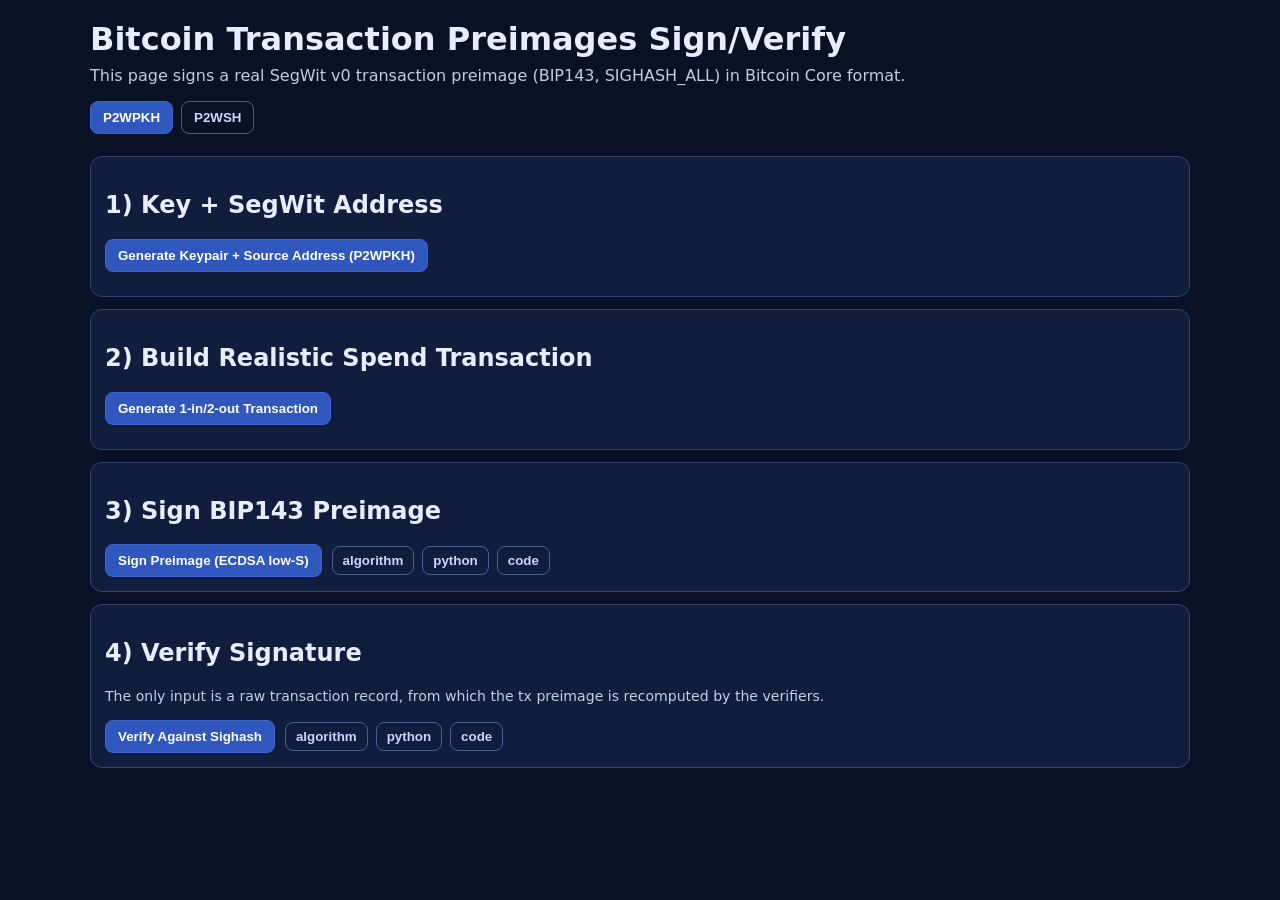
<file: btc-transactions/index.html>
<!doctype html>
<html lang="en">
  <head>
    <meta charset="UTF-8" />
    <meta name="viewport" content="width=device-width, initial-scale=1.0" />
    <title>Bitcoin Transaction Preimages Sign/Verify</title>
    <style>
      :root {
        color-scheme: dark;
        font-family: ui-sans-serif, system-ui, -apple-system, Segoe UI, Roboto, Arial, sans-serif;
      }
      body {
        margin: 0;
        background: #091126;
        color: #e6edff;
      }
      main {
        max-width: 1100px;
        margin: 0 auto;
        padding: 20px 16px 48px;
      }
      h1 {
        margin: 0 0 8px;
      }
      .note {
        margin: 0 0 16px;
        opacity: 0.85;
      }
      .panel {
        background: #111d3c;
        border: 1px solid #304373;
        border-radius: 12px;
        padding: 14px;
        margin: 12px 0;
      }
      .row {
        display: flex;
        flex-wrap: wrap;
        gap: 10px;
        align-items: center;
      }
      .scheme-tabs {
        display: inline-flex;
        gap: 8px;
        margin-bottom: 10px;
      }
      .scheme-tabs button {
        background: transparent;
        border: 1px solid #4a5f90;
        color: #c8d7ff;
      }
      .scheme-tabs button.active {
        background: #2f57be;
        border-color: #3e66c9;
        color: #fff;
      }
      button {
        cursor: pointer;
        border-radius: 8px;
        border: 1px solid #3e66c9;
        background: #2f57be;
        color: #fff;
        font-weight: 600;
        padding: 8px 12px;
      }
      button:hover {
        background: #3d66d3;
      }
      .kv {
        margin-top: 10px;
        display: grid;
        grid-template-columns: 220px 1fr;
        gap: 8px;
      }
      .k {
        opacity: 0.9;
        font-weight: 600;
      }
      .k-note {
        margin-top: 4px;
        font-weight: 400;
        font-size: 0.88rem;
        line-height: 1.35;
        opacity: 0.85;
      }
      .v {
        font-family: ui-monospace, SFMono-Regular, Menlo, Consolas, monospace;
        word-break: break-all;
        background: #0a1530;
        border: 1px solid #2a3b66;
        border-radius: 8px;
        padding: 8px;
      }
      .steps details {
        border: 1px solid #2a3b66;
        border-radius: 8px;
        padding: 8px;
        margin: 8px 0;
        background: #0a1530;
      }
      .steps summary {
        cursor: pointer;
        font-weight: 600;
      }
      .steps pre {
        margin: 8px 0 0;
        white-space: pre-wrap;
        word-break: break-word;
        font-family: ui-monospace, SFMono-Regular, Menlo, Consolas, monospace;
      }
      .step-links {
        display: inline-flex;
        gap: 8px;
        flex-wrap: wrap;
      }
      .step-links button {
        background: transparent;
        border: 1px solid #4a5f90;
        color: #c8d7ff;
        font-weight: 600;
        padding: 6px 10px;
      }
      .step-links button:hover {
        background: #1f2f56;
      }
      .modal-backdrop {
        position: fixed;
        inset: 0;
        background: rgba(0, 0, 0, 0.6);
        display: flex;
        align-items: center;
        justify-content: center;
        padding: 16px;
        z-index: 9999;
      }
      .modal {
        width: min(980px, 100%);
        max-height: 85vh;
        overflow: auto;
        border-radius: 12px;
        background: #101b39;
        border: 1px solid #3d5491;
        padding: 12px;
      }
      .modal-head {
        display: flex;
        align-items: center;
        justify-content: space-between;
        gap: 8px;
        margin-bottom: 8px;
      }
      .modal pre {
        margin: 0;
        white-space: pre-wrap;
        word-break: break-word;
        background: #0a1530;
        border: 1px solid #2a3b66;
        border-radius: 8px;
        padding: 10px;
        font-family: ui-monospace, SFMono-Regular, Menlo, Consolas, monospace;
      }
      .ok {
        color: #73f2a3;
        font-weight: 700;
      }
      .bad {
        color: #ff9d9d;
        font-weight: 700;
      }
      @media (max-width: 760px) {
        .kv {
          grid-template-columns: 1fr;
        }
      }
    </style>
  </head>
  <body>
    <main id="app"></main>
    <div id="root" style="display: none"></div>
    <script src="./assets/index-DhpRvcfP.js"></script>
    <script>
      (() => {
        const app = document.getElementById("app");
        const SIGHASH_ALL = 0x01;
        const VERSION = 2;
        const LOCKTIME = 0;
        const SEQUENCE_FINAL = 0xffffffff;
        const CURVE_N = BigInt("0xFFFFFFFFFFFFFFFFFFFFFFFFFFFFFFFEBAAEDCE6AF48A03BBFD25E8CD0364141");
        const HRP = "bc";
        const BECH32_CHARSET = "qpzry9x8gf2tvdw0s3jn54khce6mua7l";

        const state = {
          scheme: "p2wpkh",
          key: null,
          tx: null,
          sign: null,
          verify: null,
          modal: null,
          error: ""
        };

        function ensureBundlePrimitives() {
          if (typeof Kv !== "function") throw new Error("Missing crypto primitive from bundle: Kv");
          if (typeof bd !== "function") throw new Error("Missing crypto primitive from bundle: bd");
          if (typeof Nl !== "function") throw new Error("Missing crypto primitive from bundle: Nl");
          if (typeof Wt !== "function") throw new Error("Missing crypto primitive from bundle: Wt");
          if (typeof ya !== "function") throw new Error("Missing crypto primitive from bundle: ya");
          if (typeof pv !== "function") throw new Error("Missing crypto primitive from bundle: pv");
          if (typeof Av !== "function") throw new Error("Missing crypto primitive from bundle: Av");
          if (typeof Vv !== "function") throw new Error("Missing crypto primitive from bundle: Vv");
        }

        function concatBytes(...chunks) {
          const len = chunks.reduce((a, b) => a + b.length, 0);
          const out = new Uint8Array(len);
          let offset = 0;
          for (const c of chunks) {
            out.set(c, offset);
            offset += c.length;
          }
          return out;
        }

        function u32le(n) {
          const out = new Uint8Array(4);
          new DataView(out.buffer).setUint32(0, n >>> 0, true);
          return out;
        }

        function u64le(v) {
          let n = BigInt(v);
          const out = new Uint8Array(8);
          for (let i = 0; i < 8; i += 1) {
            out[i] = Number(n & 0xffn);
            n >>= 8n;
          }
          return out;
        }

        function reverseBytes(b) {
          return Uint8Array.from(Array.from(b).reverse());
        }

        function sha256(b) {
          return ya(b);
        }

        function dsha256(b) {
          return sha256(sha256(b));
        }

        function hexToBytes(hex) {
          return Nl(hex);
        }

        function bytesToHex(bytes) {
          return Wt(bytes);
        }

        function joinHexFields(...parts) {
          return parts
            .map(part => (typeof part === "string" ? part : bytesToHex(part)))
            .join("'");
        }

        function varInt(n) {
          if (!Number.isInteger(n) || n < 0) throw new Error("Invalid varint value");
          if (n < 0xfd) return Uint8Array.of(n);
          if (n <= 0xffff) {
            const out = new Uint8Array(3);
            out[0] = 0xfd;
            new DataView(out.buffer).setUint16(1, n, true);
            return out;
          }
          throw new Error("Only small varints are needed for this lab");
        }

        function bytesToBigInt(bytes) {
          let n = 0n;
          for (const b of bytes) n = (n << 8n) + BigInt(b);
          return n;
        }

        function mod(a, m) {
          const r = a % m;
          return r >= 0n ? r : r + m;
        }

        function modInv(a, m) {
          let t = 0n;
          let newT = 1n;
          let r = m;
          let newR = mod(a, m);
          while (newR !== 0n) {
            const q = r / newR;
            [t, newT] = [newT, t - q * newT];
            [r, newR] = [newR, r - q * newR];
          }
          if (r !== 1n) throw new Error("Inverse does not exist");
          return mod(t, m);
        }

        function hex64(bi) {
          return bi.toString(16).padStart(64, "0");
        }

        function escapeHtml(text) {
          return String(text)
            .replaceAll("&", "&amp;")
            .replaceAll("<", "&lt;")
            .replaceAll(">", "&gt;");
        }

        function randomInt(min, max) {
          return Math.floor(Math.random() * (max - min + 1)) + min;
        }

        function btcFmt(sats) {
          return (Number(sats) / 100000000).toFixed(8);
        }

        function schemeLabel(scheme) {
          return scheme === "p2wpkh" ? "P2WPKH" : "P2WSH";
        }

        const RIPEMD160_R1 = [
          0, 1, 2, 3, 4, 5, 6, 7, 8, 9, 10, 11, 12, 13, 14, 15, 7, 4, 13, 1, 10, 6, 15, 3, 12, 0, 9, 5, 2, 14,
          11, 8, 3, 10, 14, 4, 9, 15, 8, 1, 2, 7, 0, 6, 13, 11, 5, 12, 1, 9, 11, 10, 0, 8, 12, 4, 13, 3, 7, 15,
          14, 5, 6, 2, 4, 0, 5, 9, 7, 12, 2, 10, 14, 1, 3, 8, 11, 6, 15, 13
        ];
        const RIPEMD160_R2 = [
          5, 14, 7, 0, 9, 2, 11, 4, 13, 6, 15, 8, 1, 10, 3, 12, 6, 11, 3, 7, 0, 13, 5, 10, 14, 15, 8, 12, 4, 9,
          1, 2, 15, 5, 1, 3, 7, 14, 6, 9, 11, 8, 12, 2, 10, 0, 4, 13, 8, 6, 4, 1, 3, 11, 15, 0, 5, 12, 2, 13, 9,
          7, 10, 14, 12, 15, 10, 4, 1, 5, 8, 7, 6, 2, 13, 14, 0, 3, 9, 11
        ];
        const RIPEMD160_S1 = [
          11, 14, 15, 12, 5, 8, 7, 9, 11, 13, 14, 15, 6, 7, 9, 8, 7, 6, 8, 13, 11, 9, 7, 15, 7, 12, 15, 9, 11, 7,
          13, 12, 11, 13, 6, 7, 14, 9, 13, 15, 14, 8, 13, 6, 5, 12, 7, 5, 11, 12, 14, 15, 14, 15, 9, 8, 9, 14, 5,
          6, 8, 6, 5, 12, 9, 15, 5, 11, 6, 8, 13, 12, 5, 12, 13, 14, 11, 8, 5, 6
        ];
        const RIPEMD160_S2 = [
          8, 9, 9, 11, 13, 15, 15, 5, 7, 7, 8, 11, 14, 14, 12, 6, 9, 13, 15, 7, 12, 8, 9, 11, 7, 7, 12, 7, 6, 15,
          13, 11, 9, 7, 15, 11, 8, 6, 6, 14, 12, 13, 5, 14, 13, 13, 7, 5, 15, 5, 8, 11, 14, 14, 6, 14, 6, 9, 12,
          9, 12, 5, 15, 8, 8, 5, 12, 9, 12, 5, 14, 6, 8, 13, 6, 5, 15, 13, 11, 11
        ];

        function rotl32(x, n) {
          return ((x << n) | (x >>> (32 - n))) >>> 0;
        }

        function ripemd160(message) {
          const ml = message.length;
          const bitLen = BigInt(ml) * 8n;
          const padLen = ((56 - ((ml + 1) % 64)) + 64) % 64;
          const padded = new Uint8Array(ml + 1 + padLen + 8);
          padded.set(message, 0);
          padded[ml] = 0x80;
          for (let i = 0; i < 8; i += 1) padded[ml + 1 + padLen + i] = Number((bitLen >> BigInt(i * 8)) & 0xffn);

          let h0 = 0x67452301;
          let h1 = 0xefcdab89;
          let h2 = 0x98badcfe;
          let h3 = 0x10325476;
          let h4 = 0xc3d2e1f0;

          function f(j, x, y, z) {
            if (j <= 15) return (x ^ y ^ z) >>> 0;
            if (j <= 31) return ((x & y) | (~x & z)) >>> 0;
            if (j <= 47) return ((x | ~y) ^ z) >>> 0;
            if (j <= 63) return ((x & z) | (y & ~z)) >>> 0;
            return (x ^ (y | ~z)) >>> 0;
          }

          function k1(j) {
            if (j <= 15) return 0x00000000;
            if (j <= 31) return 0x5a827999;
            if (j <= 47) return 0x6ed9eba1;
            if (j <= 63) return 0x8f1bbcdc;
            return 0xa953fd4e;
          }

          function k2(j) {
            if (j <= 15) return 0x50a28be6;
            if (j <= 31) return 0x5c4dd124;
            if (j <= 47) return 0x6d703ef3;
            if (j <= 63) return 0x7a6d76e9;
            return 0x00000000;
          }

          for (let offset = 0; offset < padded.length; offset += 64) {
            const x = new Uint32Array(16);
            for (let i = 0; i < 16; i += 1) {
              const j = offset + i * 4;
              x[i] = (padded[j] | (padded[j + 1] << 8) | (padded[j + 2] << 16) | (padded[j + 3] << 24)) >>> 0;
            }

            let al = h0;
            let bl = h1;
            let cl = h2;
            let dl = h3;
            let el = h4;

            let ar = h0;
            let br = h1;
            let cr = h2;
            let dr = h3;
            let er = h4;

            for (let j = 0; j < 80; j += 1) {
              const tl = (rotl32((al + f(j, bl, cl, dl) + x[RIPEMD160_R1[j]] + k1(j)) >>> 0, RIPEMD160_S1[j]) + el) >>> 0;
              al = el;
              el = dl;
              dl = rotl32(cl, 10);
              cl = bl;
              bl = tl;

              const jr = 79 - j;
              const tr = (rotl32((ar + f(jr, br, cr, dr) + x[RIPEMD160_R2[j]] + k2(j)) >>> 0, RIPEMD160_S2[j]) + er) >>> 0;
              ar = er;
              er = dr;
              dr = rotl32(cr, 10);
              cr = br;
              br = tr;
            }

            const t = (h1 + cl + dr) >>> 0;
            h1 = (h2 + dl + er) >>> 0;
            h2 = (h3 + el + ar) >>> 0;
            h3 = (h4 + al + br) >>> 0;
            h4 = (h0 + bl + cr) >>> 0;
            h0 = t;
          }

          const out = new Uint8Array(20);
          const hs = [h0, h1, h2, h3, h4];
          for (let i = 0; i < hs.length; i += 1) {
            const v = hs[i];
            out[i * 4] = v & 0xff;
            out[i * 4 + 1] = (v >>> 8) & 0xff;
            out[i * 4 + 2] = (v >>> 16) & 0xff;
            out[i * 4 + 3] = (v >>> 24) & 0xff;
          }
          return out;
        }

        function hash160(bytes) {
          return ripemd160(sha256(bytes));
        }

        const POPUP_TEXT = {
          algorithm: `ECDSA (Bitcoin SegWit v0) Signing Flow

UTXO data + outputs
   |
   |  build BIP143 fields
   v
hashPrevouts  = dSHA256(all outpoints)
hashSequence  = dSHA256(all nSequence)
hashOutputs   = dSHA256(all tx outputs)
scriptCode    = serialized witnessScript
preimage      = nVersion || hashPrevouts || hashSequence || outpoint ||
                scriptCode || amount || nSequence || hashOutputs ||
                nLockTime || sighashType(01000000)
sighash       = dSHA256(preimage)
   |
   |  ECDSA over secp256k1 with private key d
   v
deterministic nonce k (RFC6979)
R = k*G, r = R.x mod n
s = k^-1 (z + r*d) mod n
low-S normalize
DER encode (r,s), append sighash byte 01
Place into witness stack
Finalize tx bytes (with marker+flag 00 01)`,
          python: `# pip install ecdsa
import hashlib
from ecdsa import SigningKey, SECP256k1, util

SIGHASH_ALL = 0x01

def dsha256(b: bytes) -> bytes:
    return hashlib.sha256(hashlib.sha256(b).digest()).digest()

def sign_tx_preimage(preimage_hex: str, priv_hex: str):
    preimage = bytes.fromhex(preimage_hex)
    z = dsha256(preimage)  # BIP143 digest

    sk = SigningKey.from_string(bytes.fromhex(priv_hex), curve=SECP256k1)
    sig_compact = sk.sign_digest_deterministic(
        z,
        hashfunc=hashlib.sha256,
        sigencode=util.sigencode_string_canonize,
    )  # 64-byte r||s low-S
    r = int.from_bytes(sig_compact[:32], "big")
    s = int.from_bytes(sig_compact[32:], "big")
    sig_der = util.sigencode_der(r, s, sk.privkey.order)
    sig_with_hashtype = sig_der + bytes([SIGHASH_ALL])
    return z.hex(), sig_compact.hex(), sig_der.hex(), sig_with_hashtype.hex()`,
          code: `Bitcoin Core signing path (SegWit v0, ECDSA)

Files:
- src/script/interpreter.cpp
- src/script/sign.cpp
- src/key.cpp

Representative flow:

const uint256 hash = SignatureHash(
    scriptCode,
    mtx_to,
    nIn,
    SIGHASH_ALL,
    amount,
    SigVersion::WITNESS_V0,
    &txdata
);

std::vector<unsigned char> sig;
if (!key.Sign(hash, sig)) return false;   // ECDSA sign over hash
sig.push_back((unsigned char)SIGHASH_ALL); // append hash type

// witness for P2WSH single-sig: [signature] [witnessScript]
txin.scriptWitness.stack = {sig, witness_script};

Verification path:
- recompute SignatureHash(...)
- CheckECDSASignature(sig, pubkey, hash, checker)
`,
          verify_algorithm: `ECDSA Verification Flow (Bitcoin SegWit v0)

Input:
- signature (r,s)
- public key Q
- BIP143 preimage fields

Steps:
1) Rebuild the exact BIP143 preimage for this input
2) Compute z = dSHA256(preimage)
3) Parse r,s and check 1 <= r,s < n
4) Compute w = s^-1 mod n
5) Compute u1 = z*w mod n, u2 = r*w mod n
6) Compute P = u1*G + u2*Q
7) Valid iff (P.x mod n) == r
8) Bitcoin Core also enforces DER and sighash-type rules`,
          verify_python: `# pip install ecdsa
import hashlib
from ecdsa import VerifyingKey, SECP256k1, util

def dsha256(b: bytes) -> bytes:
    return hashlib.sha256(hashlib.sha256(b).digest()).digest()

def verify_tx_preimage(preimage_hex: str, pub_hex: str, sig_compact_hex: str) -> bool:
    z = dsha256(bytes.fromhex(preimage_hex))
    vk = VerifyingKey.from_string(bytes.fromhex(pub_hex), curve=SECP256k1)
    sig = bytes.fromhex(sig_compact_hex)  # 64-byte r||s
    return vk.verify_digest(sig, z, sigdecode=util.sigdecode_string)`,
          verify_code: `Bitcoin Core verification path (SegWit v0, ECDSA)

Files:
- src/script/interpreter.cpp
- src/script/sigcache.cpp
- src/pubkey.cpp

Representative flow:

const uint256 sighash = SignatureHash(
    scriptCode,
    tx_to,
    nIn,
    nHashType,
    amount,
    SigVersion::WITNESS_V0,
    &txdata
);

if (!CheckECDSASignature(vchSig, pubkey, sighash, checker)) {
    return set_error(..., SCRIPT_ERR_ECDSA_VERIFY);
}

// Interpreter verifies witness stack against recomputed sighash.`
        };

        function createSingleSigWitnessScript(pubKey33) {
          return concatBytes(Uint8Array.of(0x21), pubKey33, Uint8Array.of(0xac));
        }

        function createP2PKHScript(pubKeyHash20) {
          return concatBytes(Uint8Array.of(0x76, 0xa9, 0x14), pubKeyHash20, Uint8Array.of(0x88, 0xac));
        }

        function segwitScriptPubKey(version, program) {
          if (version < 0 || version > 16) throw new Error("Invalid witness version");
          const ver = version === 0 ? 0x00 : 0x50 + version;
          return concatBytes(Uint8Array.of(ver, program.length), program);
        }

        function bech32HrpExpand(hrp) {
          const out = [];
          for (let i = 0; i < hrp.length; i += 1) out.push(hrp.charCodeAt(i) >> 5);
          out.push(0);
          for (let i = 0; i < hrp.length; i += 1) out.push(hrp.charCodeAt(i) & 31);
          return out;
        }

        function bech32Polymod(values) {
          const GEN = [0x3b6a57b2, 0x26508e6d, 0x1ea119fa, 0x3d4233dd, 0x2a1462b3];
          let chk = 1;
          for (const v of values) {
            const top = chk >> 25;
            chk = ((chk & 0x1ffffff) << 5) ^ v;
            for (let i = 0; i < 5; i += 1) {
              if ((top >> i) & 1) chk ^= GEN[i];
            }
          }
          return chk >>> 0;
        }

        function bech32CreateChecksum(hrp, data) {
          const values = bech32HrpExpand(hrp).concat(data, [0, 0, 0, 0, 0, 0]);
          const mod = bech32Polymod(values) ^ 1;
          const ret = [];
          for (let i = 0; i < 6; i += 1) ret.push((mod >> (5 * (5 - i))) & 31);
          return ret;
        }

        function bech32Encode(hrp, data) {
          const combined = data.concat(bech32CreateChecksum(hrp, data));
          let out = hrp + "1";
          for (const d of combined) out += BECH32_CHARSET[d];
          return out;
        }

        function convertBits(data, from, to, pad) {
          let acc = 0;
          let bits = 0;
          const ret = [];
          const maxv = (1 << to) - 1;
          for (const value of data) {
            if (value < 0 || value >> from) throw new Error("Invalid convertBits input");
            acc = (acc << from) | value;
            bits += from;
            while (bits >= to) {
              bits -= to;
              ret.push((acc >> bits) & maxv);
            }
          }
          if (pad) {
            if (bits > 0) ret.push((acc << (to - bits)) & maxv);
          } else if (bits >= from || ((acc << (to - bits)) & maxv)) {
            throw new Error("Invalid convertBits padding");
          }
          return ret;
        }

        function segwitAddress(version, program) {
          if (version !== 0) throw new Error("This lab uses segwit v0 only");
          const words = [version].concat(convertBits(Array.from(program), 8, 5, true));
          return bech32Encode(HRP, words);
        }

        function makeAddressFromPrivHex(privHex, scheme) {
          const pubHex = bd(privHex);
          const pubKey = hexToBytes(pubHex);
          if (scheme === "p2wpkh") {
            const pubKeyHash = hash160(pubKey);
            const witnessProgram = pubKeyHash;
            const address = segwitAddress(0, witnessProgram);
            const scriptPubKey = segwitScriptPubKey(0, witnessProgram);
            const p2pkhScript = createP2PKHScript(pubKeyHash);
            const scriptCode = concatBytes(varInt(p2pkhScript.length), p2pkhScript);
            return {
              scheme,
              privHex,
              pubHex,
              pubKey,
              pubKeyHash,
              witnessProgram,
              scriptPubKey,
              scriptCode,
              address
            };
          }

          const witnessScript = createSingleSigWitnessScript(pubKey);
          const witnessProgram = sha256(witnessScript);
          const address = segwitAddress(0, witnessProgram);
          const scriptPubKey = segwitScriptPubKey(0, witnessProgram);
          const scriptCode = concatBytes(varInt(witnessScript.length), witnessScript);
          return {
            scheme,
            privHex,
            pubHex,
            pubKey,
            witnessScript,
            witnessProgram,
            scriptPubKey,
            scriptCode,
            address
          };
        }

        function buildTransactionContext(source) {
          const recipient1 = makeAddressFromPrivHex(Kv(), source.scheme);
          const recipient2 = makeAddressFromPrivHex(Kv(), source.scheme);

          const inputValue = randomInt(300000, 2500000);
          const fee = randomInt(500, 2500);
          const spendable = inputValue - fee;
          const split = 0.35 + Math.random() * 0.3;
          const out1Value = Math.floor(spendable * split);
          const out2Value = spendable - out1Value;
          if (out1Value < 1000 || out2Value < 1000) {
            throw new Error("Randomized outputs became dust, regenerate");
          }

          const txid = new Uint8Array(32);
          crypto.getRandomValues(txid);
          const prevTxidHex = bytesToHex(txid);
          const prevVout = randomInt(0, 2);

          const outputs = [
            {
              address: recipient1.address,
              value: BigInt(out1Value),
              scriptPubKey: recipient1.scriptPubKey
            },
            {
              address: recipient2.address,
              value: BigInt(out2Value),
              scriptPubKey: recipient2.scriptPubKey
            }
          ];

          return {
            source,
            recipients: [recipient1, recipient2],
            input: {
              prevTxid: txid,
              prevTxidHex,
              prevVout,
              sequence: SEQUENCE_FINAL,
              value: BigInt(inputValue),
              scriptCode: source.scriptCode
            },
            outputs,
            fee: BigInt(fee)
          };
        }

        function serializeOutput(o) {
          return concatBytes(u64le(o.value), varInt(o.scriptPubKey.length), o.scriptPubKey);
        }

        function buildBip143Preimage(tx) {
          const outpoint = concatBytes(reverseBytes(tx.input.prevTxid), u32le(tx.input.prevVout));
          const hashPrevouts = dsha256(outpoint);
          const hashSequence = dsha256(u32le(tx.input.sequence));

          const outputsSerialized = tx.outputs.map(serializeOutput);
          const hashOutputs = dsha256(concatBytes(...outputsSerialized));

          const scriptCode = tx.input.scriptCode;
          const preimage = concatBytes(
            u32le(VERSION),
            hashPrevouts,
            hashSequence,
            outpoint,
            scriptCode,
            u64le(tx.input.value),
            u32le(tx.input.sequence),
            hashOutputs,
            u32le(LOCKTIME),
            u32le(SIGHASH_ALL)
          );
          const sighash = dsha256(preimage);
          return { preimage, sighash, outpoint, scriptCode, outputsSerialized };
        }

        function serializeUnsignedNoWitness(tx, outputsSerialized, outpoint) {
          const txIn = concatBytes(outpoint, Uint8Array.of(0x00), u32le(tx.input.sequence));
          return concatBytes(
            u32le(VERSION),
            varInt(1),
            txIn,
            varInt(outputsSerialized.length),
            ...outputsSerialized,
            u32le(LOCKTIME)
          );
        }

        function signTxPreimage(tx) {
          const prepared = buildBip143Preimage(tx);
          const priv = hexToBytes(tx.source.privHex);
          const versionLE = u32le(VERSION);
          const locktimeLE = u32le(LOCKTIME);
          const sighashTypeLE = u32le(SIGHASH_ALL);
          const markerFlag = Uint8Array.of(0x00, 0x01);
          const vinCount = varInt(1);
          const voutCount = varInt(prepared.outputsSerialized.length);
          const scriptSigLenEmpty = Uint8Array.of(0x00);
          const sequenceLE = u32le(tx.input.sequence);
          const inputAmountLE = u64le(tx.input.value);
          const outpointTxidLE = reverseBytes(tx.input.prevTxid);
          const outpointVoutLE = u32le(tx.input.prevVout);

          const compactSig = pv(prepared.sighash, priv, { format: "compact", lowS: true, prehash: false });
          const r = bytesToBigInt(compactSig.slice(0, 32));
          const s = bytesToBigInt(compactSig.slice(32));
          const z = bytesToBigInt(prepared.sighash);
          const derSigHex = Vv(r, s);
          const derSig = hexToBytes(derSigHex);
          const sigWithHashType = concatBytes(derSig, Uint8Array.of(SIGHASH_ALL));
          const sigLen = varInt(sigWithHashType.length);
          const witnessItem2 = tx.source.scheme === "p2wpkh" ? tx.source.pubKey : tx.source.witnessScript;
          const witnessItem2Len = varInt(witnessItem2.length);
          const witness =
            tx.source.scheme === "p2wpkh"
              ? concatBytes(
                  varInt(2),
                  sigLen,
                  sigWithHashType,
                  witnessItem2Len,
                  witnessItem2
                )
              : concatBytes(
                  varInt(2),
                  sigLen,
                  sigWithHashType,
                  witnessItem2Len,
                  witnessItem2
                );

          const unsignedNoWitness = serializeUnsignedNoWitness(tx, prepared.outputsSerialized, prepared.outpoint);
          const txIn = concatBytes(prepared.outpoint, scriptSigLenEmpty, sequenceLE);
          const signedTx = concatBytes(
            versionLE,
            markerFlag,
            vinCount,
            txIn,
            voutCount,
            ...prepared.outputsSerialized,
            witness,
            locktimeLE
          );
          const txid = reverseBytes(dsha256(unsignedNoWitness));
          const wtxid = reverseBytes(dsha256(signedTx));

          const scriptBody = tx.source.scheme === "p2wpkh" ? createP2PKHScript(tx.source.pubKeyHash) : tx.source.witnessScript;
          const scriptLen = varInt(scriptBody.length);
          const formattedOutpoint = joinHexFields(outpointTxidLE, outpointVoutLE);
          const formattedScriptCode = joinHexFields(scriptLen, scriptBody);
          const formattedPreimage = joinHexFields(
            versionLE,
            dsha256(prepared.outpoint),
            dsha256(sequenceLE),
            prepared.outpoint,
            prepared.scriptCode,
            inputAmountLE,
            sequenceLE,
            dsha256(concatBytes(...prepared.outputsSerialized)),
            locktimeLE,
            sighashTypeLE
          );
          const formattedDerAndType = joinHexFields(derSig, Uint8Array.of(SIGHASH_ALL));
          const formattedWitness = joinHexFields(varInt(2), sigLen, sigWithHashType, witnessItem2Len, witnessItem2);
          const formattedTxIn = joinHexFields(prepared.outpoint, scriptSigLenEmpty, sequenceLE);
          const formattedOutputs = tx.outputs.map(o => joinHexFields(u64le(o.value), varInt(o.scriptPubKey.length), o.scriptPubKey));
          const formattedFinalTx = joinHexFields(
            bytesToHex(versionLE),
            bytesToHex(markerFlag),
            bytesToHex(vinCount),
            formattedTxIn,
            bytesToHex(voutCount),
            ...formattedOutputs,
            formattedWitness,
            bytesToHex(locktimeLE)
          );
          const formattedTxidWtxid = joinHexFields(txid, wtxid);
          const formattedScriptCodeDetailed =
            tx.source.scheme === "p2wpkh"
              ? joinHexFields(
                  scriptLen,
                  Uint8Array.of(0x76),
                  Uint8Array.of(0xa9),
                  Uint8Array.of(0x14),
                  tx.source.pubKeyHash,
                  Uint8Array.of(0x88),
                  Uint8Array.of(0xac)
                )
              : joinHexFields(
                  scriptLen,
                  Uint8Array.of(tx.source.witnessScript[0]),
                  tx.source.pubKey,
                  Uint8Array.of(tx.source.witnessScript[tx.source.witnessScript.length - 1])
                );

          const signSteps = {
            "1. Outpoint serialization":
              "How: outpoint = little-endian prevTxid (32B) || little-endian vout (4B).\nValue: " + formattedOutpoint,
            "2. hashPrevouts = dSHA256(outpoint list)":
              "How: double-SHA256 of concatenated outpoints for all inputs (one input here).\nValue: " +
              bytesToHex(dsha256(prepared.outpoint)),
            "3. hashSequence = dSHA256(sequence list)":
              "How: double-SHA256 of all input sequence fields in little-endian, usually use sequence 0xFFFFFFFF.\nValue: " +
              bytesToHex(dsha256(u32le(tx.input.sequence))),
            "4. hashOutputs = dSHA256(all outputs)":
              "How: double-SHA256 of concatenated serialized outputs (value + scriptPubKey).\nValue: " +
              bytesToHex(dsha256(concatBytes(...prepared.outputsSerialized))),
            "5. scriptCode":
              tx.source.scheme === "p2wpkh"
                ? "How: for P2WPKH, scriptCode is varint(25) || OP_DUP || OP_HASH160 || PUSH20 || <pubKeyHash> || OP_EQUALVERIFY || OP_CHECKSIG.\nValue: " +
                  formattedScriptCodeDetailed
                : "How: for P2WSH, scriptCode is varint(len(witnessScript)) || PUSH33 || <compressed_pubkey> || OP_CHECKSIG.\nValue: " +
                  formattedScriptCodeDetailed,
            "6. BIP143 preimage":
              "How: nVersion || hashPrevouts || hashSequence || outpoint || scriptCode || amount || nSequence || hashOutputs || nLockTime || sighashType.\nValue: " +
              formattedPreimage,
            "7. z = dSHA256(preimage)": "0x" + z.toString(16),
            "8. ECDSA sign z with private key d": `r=0x${hex64(r)}\ns=0x${hex64(s)}\nlow-S=${s <= CURVE_N / 2n}`,
            "9. DER encode and append sighash type":
              "ASN.1 DER encodes (r,s) as INTEGERs in a SEQUENCE, then append 0x01 for SIGHASH_ALL.\nValue: " +
              formattedDerAndType,
            "10. Witness stack":
              tx.source.scheme === "p2wpkh"
                ? "Witness is serialized as count(0x02), varint-len(sig+01)||sig+01, varint-len(pubkey)||compressed-pubkey.\nValue: " +
                  formattedWitness
                : "Witness is serialized as count(0x02), varint-len(sig+01)||sig+01, varint-len(witnessScript)||witnessScript.\nValue: " +
                  formattedWitness,
            "11. Actual Transaction Record Stored in Blocks":
              "version || marker+flag(0001) || vin_count || txin(outpoint+empty scriptSig+sequence) || vout_count || outputs {1 output=amount||script_length||scriptPubKey} || witness || locktime.\nValue: " +
              formattedFinalTx,
            "12. txid / wtxid":
              "txid = reverse(dSHA256(tx_without_witness)); wtxid = reverse(dSHA256(full_segwit_tx_with_witness)).\nValue: " +
              `txid=${bytesToHex(txid)}'wtxid=${bytesToHex(wtxid)}`
          };

          return {
            ...prepared,
            compactSig,
            r,
            s,
            z,
            derSigHex,
            sigWithHashType,
            witness,
            unsignedNoWitness,
            signedTx,
            txid,
            wtxid,
            formatted: {
              outpoint: formattedOutpoint,
              scriptCode: formattedScriptCodeDetailed,
              preimage: formattedPreimage,
              derAndType: formattedDerAndType,
              witness: formattedWitness,
              finalTx: formattedFinalTx,
              txidWtxid: formattedTxidWtxid
            },
            signSteps
          };
        }

        function verifySig(signData, source) {
          const r = signData.r;
          const s = signData.s;
          const z = signData.z;
          const rangeOk = r > 0n && r < CURVE_N && s > 0n && s < CURVE_N;
          const w = modInv(s, CURVE_N);
          const u1 = mod(z * w, CURVE_N);
          const u2 = mod(r * w, CURVE_N);

          let pointCheck = "Point math unavailable in this runtime";
          let xMatch = null;
          try {
            if (typeof Gt !== "undefined" && Gt && typeof Gt.fromHex === "function" && Gt.BASE) {
              const Q = Gt.fromHex(source.pubHex);
              const P = Gt.BASE.multiply(u1).add(Q.multiply(u2)).toAffine();
              const xModN = mod(P.x, CURVE_N);
              xMatch = xModN === r;
              pointCheck = `Px mod n = 0x${xModN.toString(16)}\nexpected r = 0x${r.toString(16)}\nmatch = ${xMatch}`;
            }
          } catch (err) {
            pointCheck = "Point math step error: " + (err && err.message ? err.message : String(err));
          }

          const libOk = Av(signData.compactSig, signData.sighash, source.pubKey, {
            lowS: true,
            format: "compact",
            prehash: false
          });
          const ok = xMatch === null ? libOk : libOk && xMatch;
          const verifySteps = {
            "1. Parse signature (r,s) from the witness in the transaction record, and range-check": `r=0x${hex64(r)}\ns=0x${hex64(s)}\nrange_ok=${rangeOk}`,
            "2. Recompute the preimage and z = dSHA256(preimage)": `preimage=${signData.formatted ? signData.formatted.preimage : bytesToHex(signData.preimage)}\nz=0x${z.toString(
              16
            )}`,
            "3. Compute w = s^-1 mod n": "0x" + w.toString(16),
            "4. Compute u1 = z*w mod n": "0x" + u1.toString(16),
            "5. Compute u2 = r*w mod n": "0x" + u2.toString(16),
            "6. Retrieve public key Q from witness; and use point equation P = u1*G + u2*Q": pointCheck,
            "7. Library verify(check against z and pubkey)": String(libOk),
            "8. Final verification result": String(ok)
          };
          return { ok, verifySteps };
        }

        function stepHtml(k, v, note = "") {
          return `<div class="k">${escapeHtml(k)}${
            note ? `<div class="k-note">${escapeHtml(note)}</div>` : ""
          }</div><div class="v">${v}</div>`;
        }

        function stepsHtml(steps) {
          if (!steps) return "";
          const blocks = Object.entries(steps)
            .map(([k, v]) => `<details open><summary>${escapeHtml(k)}</summary><pre>${escapeHtml(v)}</pre></details>`)
            .join("");
          return `<div class="steps">${blocks}</div>`;
        }

        function showModal(kind) {
          const titleMap = {
            algorithm: "Algorithm - BTC SegWit ECDSA Signing",
            python: "Python - Signing Implementation",
            code: "Bitcoin Core - Signing Code Path",
            verify_algorithm: "Algorithm - BTC SegWit ECDSA Verification",
            verify_python: "Python - Verification Implementation",
            verify_code: "Bitcoin Core - Verification Code Path"
          };
          state.modal = { title: titleMap[kind], content: POPUP_TEXT[kind] };
          render();
        }

        function render() {
          if (state.error) {
            app.innerHTML = `<h1>BTC Signature Lab</h1><p class="bad">${state.error}</p>`;
            return;
          }

          const key = state.key;
          const tx = state.tx;
          const sign = state.sign;
          const verify = state.verify;
          const scheme = state.scheme;

          app.innerHTML = `
            <h1>Bitcoin Transaction Preimages Sign/Verify</h1>
            <p class="note">This page signs a real SegWit v0 transaction preimage (BIP143, SIGHASH_ALL) in Bitcoin Core format.</p>
            <div class="scheme-tabs" role="tablist" aria-label="Address scheme selector">
              <button id="tab-p2wpkh" class="${scheme === "p2wpkh" ? "active" : ""}" role="tab" aria-selected="${
            scheme === "p2wpkh"
          }">P2WPKH</button>
              <button id="tab-p2wsh" class="${scheme === "p2wsh" ? "active" : ""}" role="tab" aria-selected="${
            scheme === "p2wsh"
          }">P2WSH</button>
            </div>

            <section class="panel">
              <h2>1) Key + SegWit Address</h2>
              <div class="row">
                <button id="btn-key">Generate Keypair + Source Address (${schemeLabel(scheme)})</button>
              </div>
              <div class="kv">
                ${key ? stepHtml("Private key (hex)", key.privHex) : ""}
                ${key ? stepHtml("Public key (compressed)", key.pubHex) : ""}
                ${key ? stepHtml(`Source address (${schemeLabel(scheme)}, bc1...)`, key.address) : ""}
                ${
                  key && scheme === "p2wsh"
                    ? stepHtml(
                        "Witness script",
                        bytesToHex(key.witnessScript),
                        "Built as OP_PUSH33 <compressed pubkey> OP_CHECKSIG, where the compressed pubkey is derived from the generated private key."
                      )
                    : ""
                }
                ${
                  key && scheme === "p2wsh"
                    ? stepHtml(
                        "Witness program (SHA256(script))",
                        bytesToHex(key.witnessProgram),
                        "Computed as SHA256(witnessScript). For SegWit v0 P2WSH, this 32-byte hash is inserted into scriptPubKey (0x00 0x20 <hash>) and bech32-encoded into the bc1 address."
                      )
                    : ""
                }
                ${
                  key && scheme === "p2wpkh"
                    ? stepHtml(
                        "Public key hash (HASH160(pubkey))",
                        bytesToHex(key.pubKeyHash),
                        "RIPEMD160(SHA256(compressed public key), derived from P2WPKH address by reversing Bech32 encodes."
                      )
                    : ""
                }
                ${
                  key && scheme === "p2wpkh"
                    ? stepHtml(
                        "Witness program (pubKeyHash)",
                        `00'14'${bytesToHex(key.witnessProgram)}`,
                        "Shown with field separators as OP_0'PUSH20'pubKeyHash. This matches SegWit v0 P2WPKH scriptPubKey structure."
                      )
                    : ""
                }
              </div>
            </section>

            <section class="panel">
              <h2>2) Build Realistic Spend Transaction</h2>
              <div class="row">
                <button id="btn-tx" ${key ? "" : "disabled"}>Generate 1-in/2-out Transaction</button>
              </div>
              <div class="kv">
                ${tx ? stepHtml("Previous txid", tx.input.prevTxidHex) : ""}
                ${tx ? stepHtml("Previous vout", String(tx.input.prevVout)) : ""}
                ${tx ? stepHtml("Input amount (sat)", tx.input.value.toString()) : ""}
                ${tx ? stepHtml("Input amount (BTC)", btcFmt(tx.input.value)) : ""}
                ${tx ? stepHtml("Recipient #1", tx.outputs[0].address) : ""}
                ${tx ? stepHtml("Recipient #1 amount (sat)", tx.outputs[0].value.toString()) : ""}
                ${tx ? stepHtml("Recipient #2", tx.outputs[1].address) : ""}
                ${tx ? stepHtml("Recipient #2 amount (sat)", tx.outputs[1].value.toString()) : ""}
                ${tx ? stepHtml("Fee (sat)", tx.fee.toString()) : ""}
                ${
                  tx
                    ? stepHtml(
                        "Output #1 scriptPubKey",
                        joinHexFields(
                          Uint8Array.of(0x00),
                          Uint8Array.of(tx.recipients[0].witnessProgram.length),
                          tx.recipients[0].witnessProgram
                        ),
                        scheme === "p2wpkh"
                          ? "Computed as SegWit v0 P2WPKH locking script: OP_0 + PUSH20 + pubKeyHash of recipient #1."
                          : "Computed as SegWit v0 P2WSH locking script: OP_0 + PUSH32 + witnessProgram where witnessProgram is SHA256(recipient #1 witnessScript)."
                      )
                    : ""
                }
                ${
                  tx
                    ? stepHtml(
                        "Output #2 scriptPubKey",
                        joinHexFields(
                          Uint8Array.of(0x00),
                          Uint8Array.of(tx.recipients[1].witnessProgram.length),
                          tx.recipients[1].witnessProgram
                        ),
                        scheme === "p2wpkh"
                          ? "Computed the same way for recipient #2: OP_0 + PUSH20 + pubKeyHash."
                          : "Computed the same way for recipient #2: OP_0 + PUSH32 + witnessProgram (SHA256 of recipient #2 witnessScript)."
                      )
                    : ""
                }
              </div>
            </section>

            <section class="panel">
              <h2>3) Sign BIP143 Preimage</h2>
              <div class="row">
                <button id="btn-sign" ${tx ? "" : "disabled"}>Sign Preimage (ECDSA low-S)</button>
                <div class="step-links">
                  <button id="btn-sign-alg" ${tx ? "" : "disabled"}>algorithm</button>
                  <button id="btn-sign-python" ${tx ? "" : "disabled"}>python</button>
                  <button id="btn-sign-code" ${tx ? "" : "disabled"}>code</button>
                </div>
              </div>
              ${sign ? `<h3>Signing Steps</h3>${stepsHtml(sign.signSteps)}` : ""}
            </section>

            <section class="panel">
              <h2>4) Verify Signature</h2>
              <p class="k-note">The only input is a raw transaction record, from which the tx preimage is recomputed by the verifiers.</p>
              <div class="row">
                <button id="btn-verify" ${sign ? "" : "disabled"}>Verify Against Sighash</button>
                <div class="step-links">
                  <button id="btn-verify-alg" ${sign ? "" : "disabled"}>algorithm</button>
                  <button id="btn-verify-python" ${sign ? "" : "disabled"}>python</button>
                  <button id="btn-verify-code" ${sign ? "" : "disabled"}>code</button>
                </div>
              </div>
              ${
                verify === null
                  ? ""
                  : `<p class="${verify.ok ? "ok" : "bad"}">${
                      verify.ok
                        ? "VALID: signature verifies for this tx preimage"
                        : "INVALID: signature failed verification"
                    }</p>`
              }
              ${verify ? `<h3>Verification Steps</h3>${stepsHtml(verify.verifySteps)}` : ""}
            </section>
            ${
              state.modal
                ? `<div class="modal-backdrop" id="modal-backdrop">
                    <div class="modal">
                      <div class="modal-head">
                        <strong>${escapeHtml(state.modal.title)}</strong>
                        <button id="btn-modal-close">Close</button>
                      </div>
                      <pre>${escapeHtml(state.modal.content)}</pre>
                    </div>
                  </div>`
                : ""
            }
          `;

          const tabP2wpkh = document.getElementById("tab-p2wpkh");
          if (tabP2wpkh) {
            tabP2wpkh.onclick = () => {
              if (state.scheme !== "p2wpkh") {
                state.scheme = "p2wpkh";
                state.key = null;
                state.tx = null;
                state.sign = null;
                state.verify = null;
                state.modal = null;
                render();
              }
            };
          }
          const tabP2wsh = document.getElementById("tab-p2wsh");
          if (tabP2wsh) {
            tabP2wsh.onclick = () => {
              if (state.scheme !== "p2wsh") {
                state.scheme = "p2wsh";
                state.key = null;
                state.tx = null;
                state.sign = null;
                state.verify = null;
                state.modal = null;
                render();
              }
            };
          }

          document.getElementById("btn-key").onclick = () => {
            state.key = makeAddressFromPrivHex(Kv(), state.scheme);
            state.tx = null;
            state.sign = null;
            state.verify = null;
            state.modal = null;
            render();
          };

          const btnTx = document.getElementById("btn-tx");
          if (btnTx) {
            btnTx.onclick = () => {
              state.tx = buildTransactionContext(state.key);
              state.sign = null;
              state.verify = null;
              state.modal = null;
              render();
            };
          }

          const btnSign = document.getElementById("btn-sign");
          if (btnSign) {
            btnSign.onclick = () => {
              state.sign = signTxPreimage(state.tx);
              state.verify = null;
              state.modal = null;
              render();
            };
          }
          const btnSignAlg = document.getElementById("btn-sign-alg");
          if (btnSignAlg) btnSignAlg.onclick = () => showModal("algorithm");
          const btnSignPython = document.getElementById("btn-sign-python");
          if (btnSignPython) btnSignPython.onclick = () => showModal("python");
          const btnSignCode = document.getElementById("btn-sign-code");
          if (btnSignCode) btnSignCode.onclick = () => showModal("code");

          const btnVerify = document.getElementById("btn-verify");
          if (btnVerify) {
            btnVerify.onclick = () => {
              state.verify = verifySig(state.sign, state.key);
              state.modal = null;
              render();
            };
          }
          const btnVerifyAlg = document.getElementById("btn-verify-alg");
          if (btnVerifyAlg) btnVerifyAlg.onclick = () => showModal("verify_algorithm");
          const btnVerifyPython = document.getElementById("btn-verify-python");
          if (btnVerifyPython) btnVerifyPython.onclick = () => showModal("verify_python");
          const btnVerifyCode = document.getElementById("btn-verify-code");
          if (btnVerifyCode) btnVerifyCode.onclick = () => showModal("verify_code");
          const modalBackdrop = document.getElementById("modal-backdrop");
          if (modalBackdrop) {
            modalBackdrop.onclick = (event) => {
              if (event.target && event.target.id === "modal-backdrop") {
                state.modal = null;
                render();
              }
            };
          }
          const btnModalClose = document.getElementById("btn-modal-close");
          if (btnModalClose) {
            btnModalClose.onclick = () => {
              state.modal = null;
              render();
            };
          }
        }

        try {
          ensureBundlePrimitives();
          render();
        } catch (err) {
          state.error = err && err.message ? err.message : String(err);
          render();
        }
      })();
    </script>
  </body>
</html>
</file>
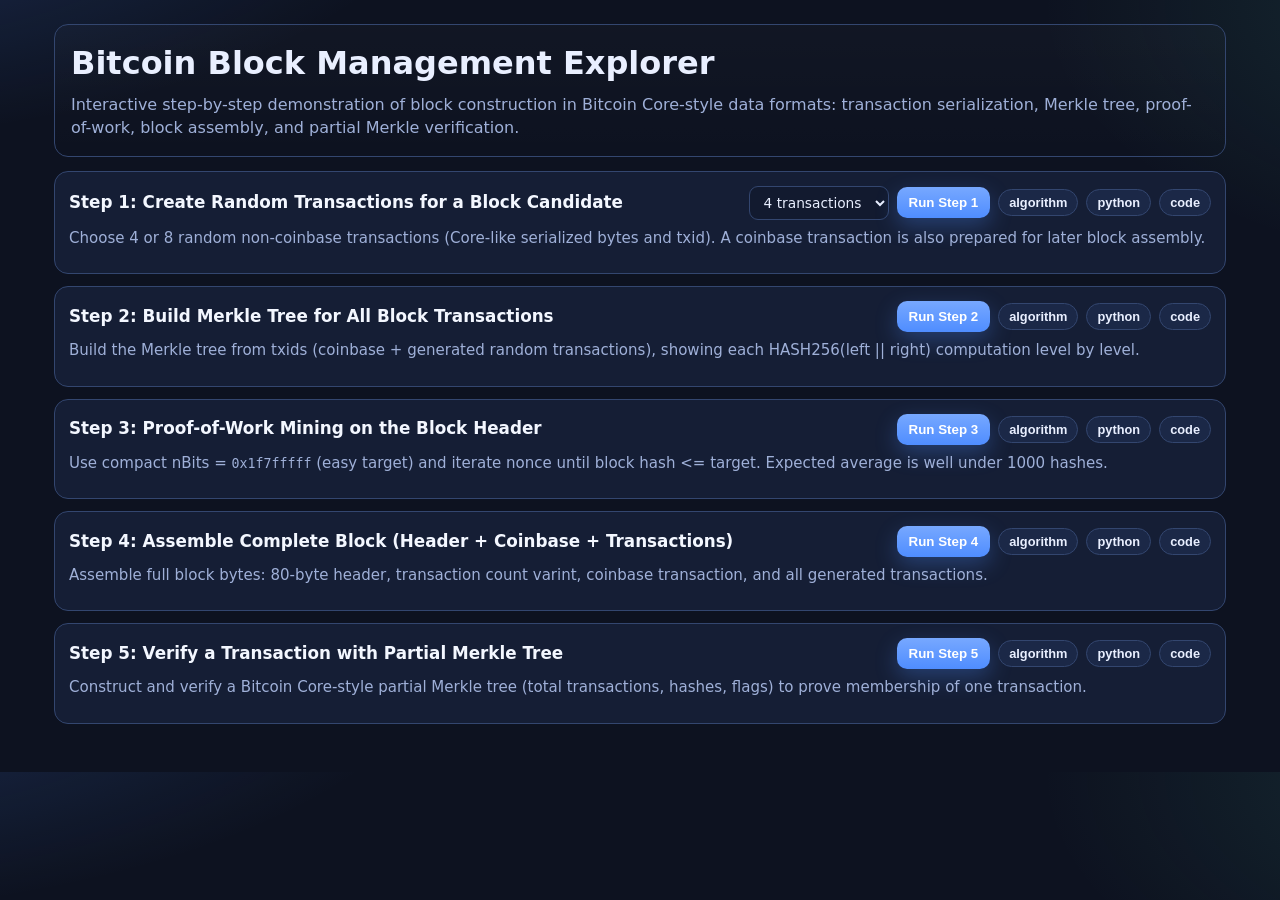
<file: btc-block-management.html>
<!doctype html>
<html lang="en">
<head>
  <meta charset="UTF-8" />
  <meta name="viewport" content="width=device-width, initial-scale=1.0" />
  <title>Bitcoin Block Management Explorer</title>
  <style>
    :root {
      --bg: #0d1220;
      --panel: #151e35;
      --panel-2: #1b2847;
      --line: #33466f;
      --text: #e9efff;
      --muted: #9fb0d8;
      --accent: #4f8dff;
      --accent-2: #77a8ff;
      --ok: #31c46a;
      --warn: #f2b43f;
    }

    * { box-sizing: border-box; }

    body {
      margin: 0;
      font-family: "IBM Plex Sans", "Segoe UI", system-ui, sans-serif;
      color: var(--text);
      background:
        radial-gradient(1200px 500px at -20% -20%, rgba(79, 141, 255, 0.28), transparent 60%),
        radial-gradient(900px 500px at 120% 0%, rgba(84, 199, 165, 0.15), transparent 55%),
        var(--bg);
      line-height: 1.42;
    }

    main {
      max-width: 1200px;
      margin: 0 auto;
      padding: 24px 14px 48px;
    }

    .hero {
      border: 1px solid var(--line);
      background: linear-gradient(180deg, rgba(255,255,255,0.02), rgba(255,255,255,0));
      border-radius: 14px;
      padding: 16px;
      margin-bottom: 14px;
    }

    h1 {
      margin: 0 0 8px;
      font-size: clamp(1.3rem, 2.6vw, 2rem);
    }

    p { margin: 0; color: var(--muted); }

    .step {
      border: 1px solid var(--line);
      background: var(--panel);
      border-radius: 14px;
      padding: 14px;
      margin-top: 12px;
    }

    .step-head {
      display: flex;
      flex-wrap: wrap;
      gap: 10px;
      align-items: center;
      justify-content: space-between;
      margin-bottom: 8px;
    }

    .step-title {
      margin: 0;
      font-size: 1.05rem;
      color: #f3f7ff;
    }

    .step-tools {
      display: flex;
      flex-wrap: wrap;
      gap: 8px;
      align-items: center;
    }

    .select-input {
      border: 1px solid var(--line);
      border-radius: 9px;
      padding: 7px 10px;
      background: #121a2f;
      color: var(--text);
      font-family: "IBM Plex Sans", "Segoe UI", system-ui, sans-serif;
      font-size: 0.86rem;
    }

    .run-btn {
      border: 0;
      border-radius: 10px;
      color: white;
      background: linear-gradient(180deg, var(--accent-2), var(--accent));
      padding: 8px 12px;
      font-weight: 700;
      cursor: pointer;
      box-shadow: 0 8px 22px rgba(79, 141, 255, 0.3);
    }

    .run-btn[disabled] {
      opacity: 0.6;
      cursor: wait;
    }

    .mini-link {
      border: 1px solid var(--line);
      border-radius: 999px;
      color: var(--text);
      background: var(--panel-2);
      padding: 5px 10px;
      font-size: 0.8rem;
      font-weight: 700;
      cursor: pointer;
    }

    .step-note {
      margin-top: 4px;
      margin-bottom: 10px;
      color: var(--muted);
      font-size: 0.94rem;
    }

    .result {
      border: 1px solid #2f3f64;
      background: #11192d;
      border-radius: 10px;
      padding: 10px;
      margin-top: 8px;
    }

    .result h4 {
      margin: 0 0 6px;
      font-size: 0.93rem;
      color: #dce8ff;
      letter-spacing: 0.01em;
    }

    .result-note {
      margin: 6px 0 0;
      color: var(--muted);
      font-size: 0.88rem;
    }

    .kv {
      margin: 0;
      font-family: "IBM Plex Mono", ui-monospace, Menlo, monospace;
      font-size: 0.82rem;
      color: #d6e3ff;
      white-space: pre-wrap;
      word-break: break-all;
    }

    .mono {
      font-family: "IBM Plex Mono", ui-monospace, Menlo, monospace;
      font-size: 0.83rem;
      white-space: pre-wrap;
      word-break: break-all;
    }

    table {
      width: 100%;
      border-collapse: collapse;
      font-size: 0.84rem;
      margin-top: 6px;
      overflow: hidden;
      border-radius: 8px;
    }

    th, td {
      border: 1px solid #304064;
      padding: 7px;
      text-align: left;
      vertical-align: top;
      word-break: break-word;
    }

    th {
      background: #1a2746;
      color: #dce7ff;
      font-weight: 700;
    }

    td {
      background: #121b31;
      color: #ceddff;
      font-family: "IBM Plex Mono", ui-monospace, Menlo, monospace;
      font-size: 0.8rem;
    }

    .status {
      margin-top: 8px;
      color: var(--warn);
      font-size: 0.88rem;
    }

    .status.ok { color: var(--ok); }

    details {
      margin-top: 8px;
      border: 1px solid #2f3f64;
      border-radius: 8px;
      overflow: hidden;
    }

    summary {
      cursor: pointer;
      background: #18233f;
      padding: 8px 10px;
      color: #dce7ff;
      font-weight: 700;
      font-size: 0.86rem;
    }

    details .mono {
      margin: 0;
      padding: 10px;
      background: #10182c;
      max-height: 360px;
      overflow: auto;
    }

    .modal.hidden { display: none; }

    .modal {
      position: fixed;
      inset: 0;
      background: rgba(4, 8, 18, 0.85);
      display: flex;
      align-items: center;
      justify-content: center;
      padding: 16px;
      z-index: 999;
    }

    .modal-card {
      width: min(980px, 100%);
      max-height: 86vh;
      overflow: auto;
      border: 1px solid var(--line);
      border-radius: 12px;
      background: #10182b;
      padding: 12px;
    }

    .modal-head {
      display: flex;
      align-items: center;
      justify-content: space-between;
      gap: 10px;
      margin-bottom: 8px;
    }

    .modal-head h3 {
      margin: 0;
      font-size: 1rem;
    }

    .modal-actions {
      display: flex;
      gap: 8px;
    }

    .modal-actions button {
      border: 1px solid var(--line);
      background: var(--panel-2);
      color: var(--text);
      border-radius: 8px;
      padding: 6px 10px;
      cursor: pointer;
      font-weight: 700;
      font-size: 0.8rem;
    }

    .modal pre {
      margin: 0;
      white-space: pre-wrap;
      word-break: break-word;
      background: #0f1729;
      border: 1px solid #2a3a60;
      border-radius: 8px;
      padding: 10px;
      font-family: "IBM Plex Mono", ui-monospace, Menlo, monospace;
      font-size: 0.8rem;
      line-height: 1.42;
      color: #d8e5ff;
    }

    @media (max-width: 860px) {
      .step-head { align-items: flex-start; }
      .step-tools { width: 100%; }
    }
  </style>
</head>
<body>
  <main>
    <section class="hero">
      <h1>Bitcoin Block Management Explorer</h1>
      <p>
        Interactive step-by-step demonstration of block construction in Bitcoin Core-style data formats: transaction serialization, Merkle tree, proof-of-work, block assembly, and partial Merkle verification.
      </p>
    </section>

    <section class="step" id="step1">
      <div class="step-head">
        <h2 class="step-title">Step 1: Create Random Transactions for a Block Candidate</h2>
        <div class="step-tools">
          <select id="txCountSelect" class="select-input" aria-label="Random transaction count">
            <option value="4" selected>4 transactions</option>
            <option value="8">8 transactions</option>
          </select>
          <button class="run-btn" id="runStep1">Run Step 1</button>
          <button class="mini-link" data-step="step1" data-type="algorithm">algorithm</button>
          <button class="mini-link" data-step="step1" data-type="python">python</button>
          <button class="mini-link" data-step="step1" data-type="code">code</button>
        </div>
      </div>
      <p class="step-note">Choose 4 or 8 random non-coinbase transactions (Core-like serialized bytes and txid). A coinbase transaction is also prepared for later block assembly.</p>
      <div id="step1Result"></div>
      <div class="status" id="step1Status"></div>
    </section>

    <section class="step" id="step2">
      <div class="step-head">
        <h2 class="step-title">Step 2: Build Merkle Tree for All Block Transactions</h2>
        <div class="step-tools">
          <button class="run-btn" id="runStep2">Run Step 2</button>
          <button class="mini-link" data-step="step2" data-type="algorithm">algorithm</button>
          <button class="mini-link" data-step="step2" data-type="python">python</button>
          <button class="mini-link" data-step="step2" data-type="code">code</button>
        </div>
      </div>
      <p class="step-note">Build the Merkle tree from txids (coinbase + generated random transactions), showing each HASH256(left || right) computation level by level.</p>
      <div id="step2Result"></div>
      <div class="status" id="step2Status"></div>
    </section>

    <section class="step" id="step3">
      <div class="step-head">
        <h2 class="step-title">Step 3: Proof-of-Work Mining on the Block Header</h2>
        <div class="step-tools">
          <button class="run-btn" id="runStep3">Run Step 3</button>
          <button class="mini-link" data-step="step3" data-type="algorithm">algorithm</button>
          <button class="mini-link" data-step="step3" data-type="python">python</button>
          <button class="mini-link" data-step="step3" data-type="code">code</button>
        </div>
      </div>
      <p class="step-note">Use compact nBits = <span class="mono">0x1f7fffff</span> (easy target) and iterate nonce until block hash <= target. Expected average is well under 1000 hashes.</p>
      <div id="step3Result"></div>
      <div class="status" id="step3Status"></div>
    </section>

    <section class="step" id="step4">
      <div class="step-head">
        <h2 class="step-title">Step 4: Assemble Complete Block (Header + Coinbase + Transactions)</h2>
        <div class="step-tools">
          <button class="run-btn" id="runStep4">Run Step 4</button>
          <button class="mini-link" data-step="step4" data-type="algorithm">algorithm</button>
          <button class="mini-link" data-step="step4" data-type="python">python</button>
          <button class="mini-link" data-step="step4" data-type="code">code</button>
        </div>
      </div>
      <p class="step-note">Assemble full block bytes: 80-byte header, transaction count varint, coinbase transaction, and all generated transactions.</p>
      <div id="step4Result"></div>
      <div class="status" id="step4Status"></div>
    </section>

    <section class="step" id="step5">
      <div class="step-head">
        <h2 class="step-title">Step 5: Verify a Transaction with Partial Merkle Tree</h2>
        <div class="step-tools">
          <button class="run-btn" id="runStep5">Run Step 5</button>
          <button class="mini-link" data-step="step5" data-type="algorithm">algorithm</button>
          <button class="mini-link" data-step="step5" data-type="python">python</button>
          <button class="mini-link" data-step="step5" data-type="code">code</button>
        </div>
      </div>
      <p class="step-note">Construct and verify a Bitcoin Core-style partial Merkle tree (total transactions, hashes, flags) to prove membership of one transaction.</p>
      <div id="step5Result"></div>
      <div class="status" id="step5Status"></div>
    </section>
  </main>

  <div class="modal hidden" id="popup" role="dialog" aria-modal="true" aria-labelledby="popupTitle">
    <div class="modal-card">
      <div class="modal-head">
        <h3 id="popupTitle"></h3>
        <div class="modal-actions">
          <button id="popupCopy" type="button">copy</button>
          <button id="popupClose" type="button">Close</button>
        </div>
      </div>
      <pre id="popupBody"></pre>
    </div>
  </div>

  <script type="module">
    import { sha256 } from "https://esm.sh/@noble/hashes@1.5.0/sha256";

    const encoder = new TextEncoder();

    const state = {
      regularTxs: [],
      coinbaseTx: null,
      blockTxs: [],
      prevBlockHashRaw: null,
      merkle: null,
      pow: null,
      block: null,
      partial: null
    };

    const snippets = {
      step1: {
        algorithm: `Step 1: Random Transactions (Core-like serialization)

for i in 1..4:
  create tx fields (version, vin, vout, locktime)
  serialize exactly as Bitcoin transaction bytes
  txid_raw = HASH256(serialized_tx)
  txid_display = reverse(txid_raw)

also prepare coinbase transaction for block assembly`,
        python: `# Step 1 - simplified transaction serialization + txid
import os, hashlib, struct

def h256(b):
    return hashlib.sha256(hashlib.sha256(b).digest()).digest()

def varint(n):
    if n < 0xfd: return bytes([n])
    if n <= 0xffff: return b'\xfd' + struct.pack('<H', n)
    if n <= 0xffffffff: return b'\xfe' + struct.pack('<I', n)
    return b'\xff' + struct.pack('<Q', n)

version = struct.pack('<I', 2)
vin_count = varint(1)
prev_txid_le = os.urandom(32)
vout = struct.pack('<I', 0)
script = os.urandom(20)
script_sig = varint(len(script)) + script
sequence = bytes.fromhex('ffffffff')

vout_count = varint(1)
amount = struct.pack('<Q', 120000)
spk = bytes.fromhex('0014') + os.urandom(20)
out = amount + varint(len(spk)) + spk

locktime = struct.pack('<I', 0)
raw = version + vin_count + prev_txid_le + vout + script_sig + sequence + vout_count + out + locktime
print('txid=', h256(raw)[::-1].hex())`,
        code: `// Bitcoin Core references:
// - src/primitives/transaction.h / transaction.cpp (tx structures)
// - src/serialize.h (serialization macros)
// - txid is hash256(serialized transaction without witness for legacy txid).`
      },
      step2: {
        algorithm: `Step 2: Merkle Root

leaves = txid_raw list (internal byte order)
while len(leaves) > 1:
  if odd count: duplicate last hash
  parent = HASH256(left || right)
  next_level.push(parent)
merkle_root = leaves[0]`,
        python: `# Step 2 - merkle root
import hashlib

def h256(b):
    return hashlib.sha256(hashlib.sha256(b).digest()).digest()

def merkle(hashes):
    lvl = hashes[:]
    while len(lvl) > 1:
        if len(lvl) % 2 == 1:
            lvl.append(lvl[-1])
        nxt = []
        for i in range(0, len(lvl), 2):
            nxt.append(h256(lvl[i] + lvl[i+1]))
        lvl = nxt
    return lvl[0]

# hashes are 32-byte txid_raw values
# root_display = merkle(hashes)[::-1].hex()`,
        code: `// Bitcoin Core references:
// - src/consensus/merkle.cpp
//   ComputeMerkleRoot(std::vector<uint256> hashes, bool* mutated)
// same pairwise HASH256(left||right), duplicate odd leaf.`
      },
      step3: {
        algorithm: `Step 3: Proof-of-Work

header = version || prev_block || merkle_root || time || bits || nonce
for nonce = 0..:
  h = HASH256(header)
  if uint256(h) <= target(bits):
    success`,
        python: `# Step 3 - PoW header search
import hashlib, struct

def h256(b):
    return hashlib.sha256(hashlib.sha256(b).digest()).digest()

def target_from_bits(bits):
    exp = bits >> 24
    mant = bits & 0x007fffff
    if exp <= 3:
        return mant >> (8 * (3-exp))
    return mant << (8 * (exp-3))

bits = 0x1f7fffff  # easy target
T = target_from_bits(bits)
nonce = 0
while True:
    hdr = b'...' + struct.pack('<I', nonce)
    hv = int.from_bytes(h256(hdr)[::-1], 'big')
    if hv <= T:
        break
    nonce += 1`,
        code: `// Bitcoin Core references:
// - src/pow.cpp: CheckProofOfWork
// - src/primitives/block.h: CBlockHeader
// nBits compact target decoding and uint256 hash comparison.`
      },
      step4: {
        algorithm: `Step 4: Block Serialization

block_bytes = header_80 || varint(tx_count) || tx1 || tx2 || ...
block_hash = HASH256(header_80)

include coinbase tx + all regular transactions`,
        python: `# Step 4 - block bytes
import hashlib

def h256(b):
    return hashlib.sha256(hashlib.sha256(b).digest()).digest()

header = b'...'  # 80 bytes from Step 3
tx_list = [coinbase_raw, tx1_raw, tx2_raw, tx3_raw, tx4_raw]
block = header + bytes([len(tx_list)]) + b''.join(tx_list)
print('block_hash=', h256(header)[::-1].hex())
print('block_size=', len(block))`,
        code: `// Bitcoin Core references:
// - src/primitives/block.h / block.cpp
// - CBlock: nVersion, hashPrevBlock, hashMerkleRoot, nTime, nBits, nNonce
// - vector<CTransactionRef> vtx serialized with CompactSize count.`
      },
      step5: {
        algorithm: `Step 5: Partial Merkle Verification

build partial tree with matched tx mask:
  store bits (is-parent-of-match flags)
  store hashes for leaves/non-matching subtrees

verify by traversing bits+hashes to reconstruct root
check reconstructed_root == block_merkle_root`,
        python: `# Step 5 - partial merkle (concept)
# Build bits[] and hashes[] recursively over full tree.
# Verify by consuming bits/hashes recursively, reconstruct root,
# and compare against known merkle root from block header.
# This mirrors Bitcoin Core's CPartialMerkleTree flow.`,
        code: `// Bitcoin Core references:
// - src/merkleblock.cpp
//   class CPartialMerkleTree
//   TraverseAndBuild / TraverseAndExtract
// - src/merkleblock.h
// used by merkleblock message for SPV proofs.`
      }
    };

    const runStep1Btn = document.getElementById("runStep1");
    const runStep2Btn = document.getElementById("runStep2");
    const runStep3Btn = document.getElementById("runStep3");
    const runStep4Btn = document.getElementById("runStep4");
    const runStep5Btn = document.getElementById("runStep5");
    const txCountSelect = document.getElementById("txCountSelect");

    const step1Result = document.getElementById("step1Result");
    const step2Result = document.getElementById("step2Result");
    const step3Result = document.getElementById("step3Result");
    const step4Result = document.getElementById("step4Result");
    const step5Result = document.getElementById("step5Result");

    const step1Status = document.getElementById("step1Status");
    const step2Status = document.getElementById("step2Status");
    const step3Status = document.getElementById("step3Status");
    const step4Status = document.getElementById("step4Status");
    const step5Status = document.getElementById("step5Status");

    const popup = document.getElementById("popup");
    const popupTitle = document.getElementById("popupTitle");
    const popupBody = document.getElementById("popupBody");
    const popupCopy = document.getElementById("popupCopy");
    const popupClose = document.getElementById("popupClose");

    let popupText = "";

    function setStatus(el, text, ok = false) {
      el.textContent = text;
      el.classList.toggle("ok", ok);
    }

    function toHex(bytes) {
      return Array.from(bytes, b => b.toString(16).padStart(2, "0")).join("");
    }

    function fromHex(hex) {
      const clean = hex.toLowerCase();
      if (clean.length % 2 !== 0) throw new Error("Invalid hex length");
      const out = new Uint8Array(clean.length / 2);
      for (let i = 0; i < out.length; i += 1) {
        out[i] = parseInt(clean.slice(i * 2, i * 2 + 2), 16);
      }
      return out;
    }

    function reverseBytes(bytes) {
      return Uint8Array.from(bytes).reverse();
    }

    function hashDisplay(rawHash) {
      return toHex(reverseBytes(rawHash));
    }

    function concatBytes(...parts) {
      const total = parts.reduce((n, p) => n + p.length, 0);
      const out = new Uint8Array(total);
      let offset = 0;
      for (const p of parts) {
        out.set(p, offset);
        offset += p.length;
      }
      return out;
    }

    function randomBytes(size) {
      const out = new Uint8Array(size);
      crypto.getRandomValues(out);
      return out;
    }

    function randomInt(min, max) {
      return min + Math.floor(Math.random() * (max - min + 1));
    }

    function uint32LE(n) {
      return new Uint8Array([
        n & 0xff,
        (n >>> 8) & 0xff,
        (n >>> 16) & 0xff,
        (n >>> 24) & 0xff
      ]);
    }

    function uint64LE(n) {
      let x = BigInt(n);
      const out = new Uint8Array(8);
      for (let i = 0; i < 8; i += 1) {
        out[i] = Number(x & 0xffn);
        x >>= 8n;
      }
      return out;
    }

    function encodeVarInt(n) {
      if (n < 0xfd) return new Uint8Array([n]);
      if (n <= 0xffff) return concatBytes(new Uint8Array([0xfd]), new Uint8Array([n & 0xff, (n >>> 8) & 0xff]));
      if (n <= 0xffffffff) return concatBytes(new Uint8Array([0xfe]), uint32LE(n));
      return concatBytes(new Uint8Array([0xff]), uint64LE(n));
    }

    function hash256(bytes) {
      return sha256(sha256(bytes));
    }

    function beHex32(n) {
      return n.toString(16).padStart(64, "0");
    }

    function hashToBigInt(rawHash) {
      return BigInt(`0x${toHex(reverseBytes(rawHash))}`);
    }

    function joinFields(fields) {
      return fields.join("'");
    }

    function joinFieldNames(labels) {
      return labels.join("||");
    }

    function p2wpkhScript(program20) {
      return concatBytes(new Uint8Array([0x00, 0x14]), program20);
    }

    function encodeHeightScriptNum(height) {
      let n = height;
      const out = [];
      while (n > 0) {
        out.push(n & 0xff);
        n >>= 8;
      }
      if (out.length === 0) out.push(0x00);
      if (out[out.length - 1] & 0x80) out.push(0x00);
      return new Uint8Array(out);
    }

    function serializeTx(tx) {
      const fields = [];
      const seg = [];

      const version = uint32LE(tx.version);
      fields.push({ label: "version", hex: toHex(version) });
      seg.push(version);

      const vinCount = encodeVarInt(tx.vin.length);
      fields.push({ label: "vin_count", hex: toHex(vinCount) });
      seg.push(vinCount);

      tx.vin.forEach((vin, idx) => {
        const prevLE = reverseBytes(vin.prevTxidDisplay);
        const vout = uint32LE(vin.vout);
        const scriptLen = encodeVarInt(vin.scriptSig.length);
        const sequence = uint32LE(vin.sequence);

        fields.push({ label: `vin[${idx}].prev_txid_le`, hex: toHex(prevLE) });
        fields.push({ label: `vin[${idx}].vout`, hex: toHex(vout) });
        fields.push({ label: `vin[${idx}].script_length`, hex: toHex(scriptLen) });
        fields.push({ label: `vin[${idx}].scriptSig`, hex: toHex(vin.scriptSig) });
        fields.push({ label: `vin[${idx}].sequence`, hex: toHex(sequence) });

        seg.push(prevLE, vout, scriptLen, vin.scriptSig, sequence);
      });

      const voutCount = encodeVarInt(tx.vout.length);
      fields.push({ label: "vout_count", hex: toHex(voutCount) });
      seg.push(voutCount);

      tx.vout.forEach((vout, idx) => {
        const amount = uint64LE(vout.amountSat);
        const scriptLen = encodeVarInt(vout.scriptPubKey.length);
        fields.push({ label: `vout[${idx}].amount`, hex: toHex(amount) });
        fields.push({ label: `vout[${idx}].script_length`, hex: toHex(scriptLen) });
        fields.push({ label: `vout[${idx}].scriptPubKey`, hex: toHex(vout.scriptPubKey) });
        seg.push(amount, scriptLen, vout.scriptPubKey);
      });

      const locktime = uint32LE(tx.locktime);
      fields.push({ label: "locktime", hex: toHex(locktime) });
      seg.push(locktime);

      const raw = concatBytes(...seg);
      const txidRaw = hash256(raw);
      return {
        raw,
        txidRaw,
        txid: hashDisplay(txidRaw),
        fields,
        rawFieldHex: fields.map(f => f.hex)
      };
    }

    function createRegularTx(name) {
      const vin = [{
        prevTxidDisplay: randomBytes(32),
        vout: randomInt(0, 3),
        scriptSig: concatBytes(new Uint8Array([20]), randomBytes(20)),
        sequence: 0xffffffff
      }];

      const amount1 = randomInt(60_000, 400_000);
      const amount2 = randomInt(30_000, 240_000);

      const vout = [
        { amountSat: amount1, scriptPubKey: p2wpkhScript(randomBytes(20)) },
        { amountSat: amount2, scriptPubKey: p2wpkhScript(randomBytes(20)) }
      ];

      const tx = { name, version: 2, vin, vout, locktime: 0 };
      const s = serializeTx(tx);
      return { ...tx, ...s };
    }

    function createCoinbaseTx(height) {
      const heightEnc = encodeHeightScriptNum(height);
      const extra = randomBytes(8);
      const scriptSig = concatBytes(
        new Uint8Array([heightEnc.length]),
        heightEnc,
        new Uint8Array([extra.length]),
        extra
      );

      const vin = [{
        prevTxidDisplay: new Uint8Array(32),
        vout: 0xffffffff,
        scriptSig,
        sequence: 0xffffffff
      }];

      const rewardSat = 625000000;
      const vout = [{ amountSat: rewardSat, scriptPubKey: p2wpkhScript(randomBytes(20)) }];
      const tx = { name: "coinbase", version: 2, vin, vout, locktime: 0, coinbaseHeight: height };
      const s = serializeTx(tx);
      return { ...tx, ...s };
    }

    function buildMerkle(hashes) {
      const levels = [hashes.slice()];
      const combine = [];
      let current = hashes.slice();
      let level = 0;

      while (current.length > 1) {
        const next = [];
        for (let i = 0; i < current.length; i += 2) {
          const left = current[i];
          const right = i + 1 < current.length ? current[i + 1] : current[i];
          const duplicated = i + 1 >= current.length;
          const parent = hash256(concatBytes(left, right));
          combine.push({
            level,
            pair: i / 2,
            left,
            right,
            duplicated,
            parent,
            concatHex: `${toHex(left)}'${toHex(right)}`
          });
          next.push(parent);
        }
        levels.push(next);
        current = next;
        level += 1;
      }

      return {
        levels,
        combine,
        root: current[0]
      };
    }

    function bitsToTarget(bits) {
      const exponent = bits >>> 24;
      const mantissa = bits & 0x007fffff;
      let target;
      if (exponent <= 3) {
        target = BigInt(mantissa >>> (8 * (3 - exponent)));
      } else {
        target = BigInt(mantissa) << (8n * BigInt(exponent - 3));
      }
      return { exponent, mantissa, target };
    }

    function serializeHeader(version, prevBlockHashRaw, merkleRootRaw, time, bits, nonce) {
      const fields = [
        uint32LE(version),
        prevBlockHashRaw,
        merkleRootRaw,
        uint32LE(time),
        uint32LE(bits),
        uint32LE(nonce)
      ];
      return {
        raw: concatBytes(...fields),
        fieldHex: fields.map(f => toHex(f))
      };
    }

    function calcTreeWidth(nTx, height) {
      return (nTx + (1 << height) - 1) >> height;
    }

    function calcTreeHeight(nTx) {
      let h = 0;
      while (calcTreeWidth(nTx, h) > 1) h += 1;
      return h;
    }

    function buildPartialMerkle(txHashes, matches) {
      const nTx = txHashes.length;
      const height = calcTreeHeight(nTx);
      const bits = [];
      const hashes = [];
      const hashEntries = [];
      const logs = [];
      const cache = new Map();

      function calcHash(h, pos) {
        const key = `${h}:${pos}`;
        if (cache.has(key)) return cache.get(key);
        let out;
        if (h === 0) {
          out = txHashes[pos];
        } else {
          const left = calcHash(h - 1, pos * 2);
          let right;
          if (pos * 2 + 1 < calcTreeWidth(nTx, h - 1)) {
            right = calcHash(h - 1, pos * 2 + 1);
          } else {
            right = left;
          }
          out = hash256(concatBytes(left, right));
        }
        cache.set(key, out);
        return out;
      }

      function traverseAndBuild(h, pos) {
        const start = pos << h;
        const end = Math.min((pos + 1) << h, nTx);
        let parentOfMatch = false;
        for (let p = start; p < end; p += 1) {
          if (matches[p]) {
            parentOfMatch = true;
            break;
          }
        }

        bits.push(parentOfMatch);
        logs.push(`[build h=${h} pos=${pos}] matched_subtree=${parentOfMatch} range=[${start},${end - 1}]`);

        if (h === 0 || !parentOfMatch) {
          const hash = calcHash(h, pos);
          hashes.push(hash);
          hashEntries.push({
            index: hashes.length - 1,
            hash,
            h,
            pos,
            rangeStart: start,
            rangeEnd: end - 1,
            meaning: h === 0
              ? (parentOfMatch ? "matched leaf txid" : "unmatched leaf txid")
              : "subtree hash covering unmatched branch"
          });
          logs.push(`  store_hash=${hashDisplay(hash)}`);
        } else {
          traverseAndBuild(h - 1, pos * 2);
          if (pos * 2 + 1 < calcTreeWidth(nTx, h - 1)) {
            traverseAndBuild(h - 1, pos * 2 + 1);
          }
        }
      }

      traverseAndBuild(height, 0);
      return { nTx, height, bits, hashes, hashEntries, logs };
    }

    function bitsToFlagBytes(bits) {
      const out = new Uint8Array(Math.ceil(bits.length / 8));
      bits.forEach((bit, i) => {
        if (bit) out[i >> 3] |= (1 << (i & 7));
      });
      return out;
    }

    function verifyPartialMerkle(partial) {
      const { nTx, height, bits, hashes } = partial;
      let bitsUsed = 0;
      let hashesUsed = 0;
      const matched = [];
      const logs = [];

      function traverseAndExtract(h, pos) {
        if (bitsUsed >= bits.length) throw new Error("Ran out of bits while extracting partial tree");
        const parentOfMatch = bits[bitsUsed++];

        if (h === 0 || !parentOfMatch) {
          if (hashesUsed >= hashes.length) throw new Error("Ran out of hashes while extracting partial tree");
          const hash = hashes[hashesUsed++];
          logs.push(`[verify h=${h} pos=${pos}] use_hash=${hashDisplay(hash)} parent_match=${parentOfMatch}`);
          if (h === 0 && parentOfMatch) {
            matched.push({ index: pos, hash });
          }
          return hash;
        }

        const left = traverseAndExtract(h - 1, pos * 2);
        let right;
        if (pos * 2 + 1 < calcTreeWidth(nTx, h - 1)) {
          right = traverseAndExtract(h - 1, pos * 2 + 1);
        } else {
          right = left;
          logs.push(`[verify h=${h} pos=${pos}] odd-width subtree -> duplicate left child`);
        }

        const parent = hash256(concatBytes(left, right));
        logs.push(`[verify h=${h} pos=${pos}] parent=HASH256(left||right)=${hashDisplay(parent)}`);
        return parent;
      }

      const root = traverseAndExtract(height, 0);
      const fullyConsumed = bitsUsed === bits.length && hashesUsed === hashes.length;
      return { root, matched, logs, bitsUsed, hashesUsed, fullyConsumed };
    }

    function resetAfterStep1() {
      state.merkle = null;
      state.pow = null;
      state.block = null;
      state.partial = null;
      step2Result.innerHTML = "";
      step3Result.innerHTML = "";
      step4Result.innerHTML = "";
      step5Result.innerHTML = "";
      setStatus(step2Status, "");
      setStatus(step3Status, "");
      setStatus(step4Status, "");
      setStatus(step5Status, "");
    }

    function renderStep1() {
      const txRows = state.regularTxs.map((tx, i) => `
        <tr>
          <td>${i + 1}</td>
          <td>${tx.name}</td>
          <td>${tx.raw.length}</td>
          <td>${tx.txid}</td>
        </tr>
      `).join("");

      const txDetails = state.regularTxs.map((tx, i) => {
        const txFieldNames = joinFieldNames(tx.fields.map(f => f.label));
        const lines = [
          `tx_name = ${tx.name}`,
          `vin_count = ${tx.vin.length}`,
          `vout_count = ${tx.vout.length}`,
          `input.prev_txid(display_big_endian) = ${toHex(tx.vin[0].prevTxidDisplay)}`,
          `input.prev_txid(in_tx_little_endian) = ${toHex(reverseBytes(tx.vin[0].prevTxidDisplay))}`,
          `input.vout = ${tx.vin[0].vout} => ${toHex(uint32LE(tx.vin[0].vout))}`,
          `input.scriptSig = ${toHex(tx.vin[0].scriptSig)}`,
          `input.sequence = ${toHex(uint32LE(tx.vin[0].sequence) )}`,
          `output0.amount_sat = ${tx.vout[0].amountSat} => ${toHex(uint64LE(tx.vout[0].amountSat))}`,
          `output0.scriptPubKey = ${toHex(tx.vout[0].scriptPubKey)}`,
          `output1.amount_sat = ${tx.vout[1].amountSat} => ${toHex(uint64LE(tx.vout[1].amountSat))}`,
          `output1.scriptPubKey = ${toHex(tx.vout[1].scriptPubKey)}`,
          `tx_bytes_fields = ${txFieldNames}`,
          `tx_bytes = ${joinFields(tx.rawFieldHex)}`,
          `txid = HASH256(tx_bytes) reversed = ${tx.txid}`
        ];
        return `
          <details>
            <summary>Transaction ${i + 1} (${tx.name}) detailed computations</summary>
            <pre class="mono">${lines.join("\n")}</pre>
          </details>
        `;
      }).join("");

      const coinbaseFieldNames = joinFieldNames(state.coinbaseTx.fields.map(f => f.label));
      const coinbaseLines = [
        `coinbase_height = ${state.coinbaseTx.coinbaseHeight}`,
        `coinbase_txid = ${state.coinbaseTx.txid}`,
        `coinbase_tx_bytes_fields = ${coinbaseFieldNames}`,
        `coinbase_tx_bytes = ${joinFields(state.coinbaseTx.rawFieldHex)}`
      ].join("\n");

      step1Result.innerHTML = `
        <div class="result">
          <h4>Generated Transactions (Core-like Serialized Format)</h4>
          <div class="kv">prev_block_hash(display_big_endian) = ${hashDisplay(state.prevBlockHashRaw)}\nprepared_coinbase_txid = ${state.coinbaseTx.txid}\nblock_tx_count_for_next_steps = ${state.blockTxs.length} (1 coinbase + ${state.regularTxs.length} random)</div>
          <table>
            <thead><tr><th>#</th><th>name</th><th>size(bytes)</th><th>txid (display)</th></tr></thead>
            <tbody>${txRows}</tbody>
          </table>
        </div>
        <div class="result">
          <h4>Coinbase Prepared for Block Assembly</h4>
          <pre class="mono">${coinbaseLines}</pre>
        </div>
        ${txDetails}
      `;
    }

    function renderStep2() {
      const txListRows = state.blockTxs.map((tx, i) => `
        <tr>
          <td>${i}</td>
          <td>${tx.name}</td>
          <td>${tx.txid}</td>
        </tr>
      `).join("");

      const combineText = state.merkle.combine.map(item => {
        const lines = [
          `[L${item.level} pair${item.pair}] parent = HASH256(left || right)`,
          `left = ${hashDisplay(item.left)}`,
          `right = ${hashDisplay(item.right)}${item.duplicated ? " (duplicated)" : ""}`,
          `concat(left||right)_internal = ${item.concatHex}`,
          `parent = ${hashDisplay(item.parent)}`
        ];
        return lines.join("\n");
      }).join("\n\n");

      step2Result.innerHTML = `
        <div class="result">
          <h4>Transactions Used in Merkle Tree</h4>
          <table>
            <thead><tr><th>index</th><th>type</th><th>txid (display)</th></tr></thead>
            <tbody>${txListRows}</tbody>
          </table>
        </div>
        <div class="result">
          <h4>Merkle Pairwise HASH256 Computations</h4>
          <pre class="mono">${combineText}</pre>
          <p class="result-note">Merkle root (display): <span class="mono">${hashDisplay(state.merkle.root)}</span></p>
        </div>
      `;
    }

    function renderStep3() {
      const p = state.pow;
      const headerLines = [
        `version_le = ${p.headerFieldHex[0]}`,
        `prev_block_hash_le = ${p.headerFieldHex[1]}`,
        `merkle_root_le = ${p.headerFieldHex[2]}`,
        `time_le = ${p.headerFieldHex[3]} (${p.time})`,
        `bits_le = ${p.headerFieldHex[4]} (nBits=${p.bitsHex})`,
        `nonce_le = ${p.headerFieldHex[5]} (nonce=${p.nonce})`,
        `header_80bytes_fields = version||prev_block_hash||merkle_root||time||bits||nonce`,
        `header_80bytes = ${joinFields(p.headerFieldHex)}`
      ].join("\n");

      const attemptLines = p.attemptsPreview.map((a, i) => `attempt_${i + 1}: nonce=${a.nonce}, hash=${a.hash}`).concat([
        "...",
        `success_attempt: nonce=${p.nonce}, hash=${p.hashDisplay}`
      ]).join("\n");

      const summary = [
        `bits = ${p.bitsHex}`,
        `target_exponent = 0x${p.exponent.toString(16)}`,
        `target_mantissa = 0x${p.mantissa.toString(16)}`,
        `target_value = 0x${p.targetHex}`,
        `hashes_tried = ${p.hashesTried}`,
        `final_block_hash = ${p.hashDisplay}`,
        `valid = hash <= target => ${p.valid}`
      ].join("\n");

      step3Result.innerHTML = `
        <div class="result">
          <h4>Proof-of-Work Target and Result</h4>
          <pre class="mono">${summary}</pre>
        </div>
        <div class="result">
          <h4>Header Serialization (Bitcoin Core Field Order)</h4>
          <pre class="mono">${headerLines}</pre>
        </div>
        <div class="result">
          <h4>Nonce Search Trace</h4>
          <pre class="mono">${attemptLines}</pre>
        </div>
      `;
    }

    function renderStep4() {
      const b = state.block;
      const header = state.pow;
      const lastTxIdx = b.transactions.length - 1;
      const blockFieldsShort = lastTxIdx >= 0
        ? `header_80bytes||tx_count||tx[0]||...||tx[${lastTxIdx}]`
        : "header_80bytes||tx_count";
      const txRows = b.transactions.map((tx, i) => `
        <tr>
          <td>${i}</td>
          <td>${tx.name}</td>
          <td>${tx.raw.length}</td>
          <td>${tx.txid}</td>
        </tr>
      `).join("");

      const lines = [
        `block_bytes_fields = ${blockFieldsShort}`,
        `header_80bytes = ${joinFields(header.headerFieldHex)}`,
        `tx_count_varint = ${b.txCountHex}`,
        `coinbase_txid = ${state.coinbaseTx.txid}`,
        `merkle_root_in_header = ${hashDisplay(state.merkle.root)}`,
        `block_hash = HASH256(header) reversed = ${b.blockHash}`,
        `block_bytes = ${joinFields(b.fieldHex)}`,
        `block_size_bytes = ${b.raw.length}`
      ].join("\n");

      step4Result.innerHTML = `
        <div class="result">
          <h4>Final Block Record</h4>
          <pre class="mono">${lines}</pre>
        </div>
        <div class="result">
          <h4>Transactions Stored in the Block</h4>
          <table>
            <thead><tr><th>index</th><th>type</th><th>size(bytes)</th><th>txid (display)</th></tr></thead>
            <tbody>${txRows}</tbody>
          </table>
          <p class="result-note">Block serialization format: <span class="mono">header(80) || tx_count || tx[0..n-1]</span>. Tx count and script lengths use CompactSize varints.</p>
        </div>
      `;
    }

    function renderStep5() {
      const p = state.partial;
      const hashRows = p.hashEntries.map(entry => `
        <tr>
          <td>${entry.index}</td>
          <td>${entry.hashDisplay}</td>
          <td>${entry.h}</td>
          <td>${entry.pos}</td>
          <td>[${entry.rangeStart}, ${entry.rangeEnd}]</td>
          <td>${entry.meaning}</td>
        </tr>
      `).join("");

      const verifyLines = [
        `selected_tx_index = ${p.matchIndex}`,
        `selected_txid = ${p.matchTxid}`,
        `total_transactions = ${p.nTx}`,
        `flags_bits = ${p.bitsString}`,
        `flags_bytes = ${p.flagsHex}`,
        `hash_count = ${p.hashesDisplay.length}`,
        `partial_merkle_payload = total_tx(${p.totalTxHex})'hash_count(${p.hashCountHex})'hashes...'flag_count(${p.flagCountHex})'flags(${p.flagsHex})`,
        `reconstructed_merkle_root = ${p.reconstructedRoot}`,
        `header_merkle_root = ${p.headerMerkleRoot}`,
        `matched_txids = ${p.matchedTxids.join(", ")}`,
        `fully_consumed(bits+hashes) = ${p.fullyConsumed}`,
        `verification = ${p.valid ? "VALID" : "INVALID"}`
      ].join("\n");

      step5Result.innerHTML = `
        <div class="result">
          <h4>Partial Merkle Tree Fields (Bitcoin Core Style)</h4>
          <pre class="mono">${verifyLines}</pre>
          <p class="result-note"><span class="mono">hashes[0]</span>, <span class="mono">hashes[1]</span>, ... are the ordered hash vector in the partial-Merkle payload. The verifier consumes these in sequence while traversing the tree according to flag bits.</p>
          <table>
            <thead><tr><th>hash index</th><th>hash (display)</th><th>h</th><th>pos</th><th>covered tx range</th><th>meaning</th></tr></thead>
            <tbody>${hashRows}</tbody>
          </table>
          <p class="result-note">In build/verify trace, <span class="mono">h</span> is subtree height (<span class="mono">h=0</span> means leaf txid), and <span class="mono">pos</span> is the node position at that height (left-to-right, 0-based).</p>
        </div>
        <details>
          <summary>Partial Merkle Build Trace</summary>
          <pre class="mono">${p.buildLogs}</pre>
        </details>
        <details>
          <summary>Partial Merkle Verify Trace</summary>
          <pre class="mono">${p.verifyLogs}</pre>
        </details>
      `;
    }

    async function runStep1() {
      const selectedCount = txCountSelect ? parseInt(txCountSelect.value, 10) : 4;
      const regularCount = selectedCount === 8 ? 8 : 4;
      setStatus(step1Status, `Generating ${regularCount} random transactions and coinbase...`);

      const coinbaseHeight = randomInt(860000, 900000);
      const coinbaseTx = createCoinbaseTx(coinbaseHeight);
      const regularTxs = Array.from({ length: regularCount }, (_, i) => createRegularTx(`tx-${i + 1}`));

      state.coinbaseTx = coinbaseTx;
      state.regularTxs = regularTxs;
      state.blockTxs = [coinbaseTx, ...regularTxs];
      state.prevBlockHashRaw = randomBytes(32);

      resetAfterStep1();
      renderStep1();
      setStatus(step1Status, `Step 1 complete (${regularCount} random transactions).`, true);
    }

    async function runStep2() {
      if (!state.blockTxs.length) {
        setStatus(step2Status, "Run Step 1 first.");
        return;
      }

      setStatus(step2Status, "Computing Merkle tree...");
      const txHashes = state.blockTxs.map(tx => tx.txidRaw);
      state.merkle = buildMerkle(txHashes);

      state.pow = null;
      state.block = null;
      state.partial = null;
      step3Result.innerHTML = "";
      step4Result.innerHTML = "";
      step5Result.innerHTML = "";
      setStatus(step3Status, "");
      setStatus(step4Status, "");
      setStatus(step5Status, "");

      renderStep2();
      setStatus(step2Status, "Step 2 complete.", true);
    }

    async function runStep3() {
      if (!state.merkle) {
        setStatus(step3Status, "Run Step 2 first.");
        return;
      }

      setStatus(step3Status, "Running proof-of-work nonce search...");
      const version = 0x20000000;
      const bits = 0x1f7fffff;
      const time = Math.floor(Date.now() / 1000);
      const targetInfo = bitsToTarget(bits);
      const bitsHex = bits.toString(16).padStart(8, "0");

      let nonce = 0;
      let hashesTried = 0;
      let found = null;
      const attemptsPreview = [];

      while (nonce <= 0xffffffff) {
        const hdr = serializeHeader(version, state.prevBlockHashRaw, state.merkle.root, time, bits, nonce);
        const hRaw = hash256(hdr.raw);
        const hVal = hashToBigInt(hRaw);
        hashesTried += 1;

        if (attemptsPreview.length < 5) {
          attemptsPreview.push({ nonce, hash: hashDisplay(hRaw) });
        }

        if (hVal <= targetInfo.target) {
          found = { nonce, hdr, hRaw, hVal };
          break;
        }

        nonce += 1;
        if (nonce % 3000 === 0) {
          await new Promise(resolve => setTimeout(resolve, 0));
        }
      }

      if (!found) {
        setStatus(step3Status, "Step 3 failed: nonce range exhausted without valid hash.");
        return;
      }

      state.pow = {
        version,
        bits,
        bitsHex,
        time,
        nonce: found.nonce,
        headerRaw: found.hdr.raw,
        headerFieldHex: found.hdr.fieldHex,
        hashRaw: found.hRaw,
        hashDisplay: hashDisplay(found.hRaw),
        targetHex: beHex32(targetInfo.target),
        exponent: targetInfo.exponent,
        mantissa: targetInfo.mantissa,
        hashesTried,
        attemptsPreview,
        valid: true
      };

      state.block = null;
      state.partial = null;
      step4Result.innerHTML = "";
      step5Result.innerHTML = "";
      setStatus(step4Status, "");
      setStatus(step5Status, "");

      renderStep3();
      setStatus(step3Status, `Step 3 complete (${hashesTried} hashes).`, true);
    }

    async function runStep4() {
      if (!state.pow || !state.blockTxs.length) {
        setStatus(step4Status, "Run Step 1-3 first.");
        return;
      }

      setStatus(step4Status, "Assembling full block record...");
      const txCount = encodeVarInt(state.blockTxs.length);
      const fieldHex = [...state.pow.headerFieldHex, toHex(txCount)];
      const fieldNames = [
        "header.version",
        "header.prev_block_hash",
        "header.merkle_root",
        "header.time",
        "header.bits",
        "header.nonce",
        "tx_count"
      ];
      const seg = [state.pow.headerRaw, txCount];
      state.blockTxs.forEach((tx, i) => {
        seg.push(tx.raw);
        fieldHex.push(toHex(tx.raw));
        fieldNames.push(`tx[${i}]`);
      });
      const raw = concatBytes(...seg);
      const blockHash = hashDisplay(hash256(state.pow.headerRaw));

      state.block = {
        raw,
        fieldHex,
        fieldNames,
        txCountHex: toHex(txCount),
        blockHash,
        transactions: state.blockTxs
      };

      state.partial = null;
      step5Result.innerHTML = "";
      setStatus(step5Status, "");

      renderStep4();
      setStatus(step4Status, "Step 4 complete.", true);
    }

    async function runStep5() {
      if (!state.block || !state.merkle) {
        setStatus(step5Status, "Run Step 1-4 first.");
        return;
      }

      setStatus(step5Status, "Building and verifying partial Merkle tree...");

      const nTx = state.blockTxs.length;
      const matchIndex = Math.min(2, nTx - 1);
      const matches = new Array(nTx).fill(false);
      matches[matchIndex] = true;

      const txHashes = state.blockTxs.map(tx => tx.txidRaw);
      const partial = buildPartialMerkle(txHashes, matches);
      const verify = verifyPartialMerkle(partial);

      const flags = bitsToFlagBytes(partial.bits);
      const totalTxHex = toHex(uint32LE(nTx));
      const hashCountHex = toHex(encodeVarInt(partial.hashes.length));
      const flagCountHex = toHex(encodeVarInt(flags.length));

      state.partial = {
        nTx,
        matchIndex,
        matchTxid: state.blockTxs[matchIndex].txid,
        bitsString: partial.bits.map(b => (b ? "1" : "0")).join(""),
        flagsHex: toHex(flags),
        totalTxHex,
        hashCountHex,
        flagCountHex,
        hashesDisplay: partial.hashes.map(hashDisplay),
        hashEntries: partial.hashEntries.map(e => ({
          index: e.index,
          hashDisplay: hashDisplay(e.hash),
          h: e.h,
          pos: e.pos,
          rangeStart: e.rangeStart,
          rangeEnd: e.rangeEnd,
          meaning: e.meaning
        })),
        reconstructedRoot: hashDisplay(verify.root),
        headerMerkleRoot: hashDisplay(state.merkle.root),
        matchedTxids: verify.matched.map(m => hashDisplay(m.hash)),
        fullyConsumed: verify.fullyConsumed,
        valid: verify.fullyConsumed && hashDisplay(verify.root) === hashDisplay(state.merkle.root),
        buildLogs: partial.logs.join("\n"),
        verifyLogs: verify.logs.join("\n")
      };

      renderStep5();
      setStatus(step5Status, `Step 5 complete (${state.partial.valid ? "VALID" : "INVALID"}).`, state.partial.valid);
    }

    function openPopup(step, type) {
      const source = snippets[step] && snippets[step][type];
      if (!source) return;
      popupTitle.textContent = `${type} - ${step.replace("step", "Step ")}`;
      popupBody.textContent = source;
      popupText = source;
      popupCopy.textContent = "copy";
      popup.classList.remove("hidden");
    }

    function closePopup() {
      popup.classList.add("hidden");
    }

    document.querySelectorAll(".mini-link").forEach(btn => {
      btn.addEventListener("click", () => openPopup(btn.dataset.step, btn.dataset.type));
    });

    runStep1Btn.addEventListener("click", async () => {
      runStep1Btn.disabled = true;
      try {
        await runStep1();
      } catch (err) {
        const msg = err && err.message ? err.message : String(err);
        setStatus(step1Status, `Step 1 failed: ${msg}`);
      } finally {
        runStep1Btn.disabled = false;
      }
    });

    runStep2Btn.addEventListener("click", async () => {
      runStep2Btn.disabled = true;
      try {
        await runStep2();
      } finally {
        runStep2Btn.disabled = false;
      }
    });

    runStep3Btn.addEventListener("click", async () => {
      runStep3Btn.disabled = true;
      try {
        await runStep3();
      } finally {
        runStep3Btn.disabled = false;
      }
    });

    runStep4Btn.addEventListener("click", async () => {
      runStep4Btn.disabled = true;
      try {
        await runStep4();
      } finally {
        runStep4Btn.disabled = false;
      }
    });

    runStep5Btn.addEventListener("click", async () => {
      runStep5Btn.disabled = true;
      try {
        await runStep5();
      } finally {
        runStep5Btn.disabled = false;
      }
    });

    popupClose.addEventListener("click", closePopup);
    popup.addEventListener("click", event => {
      if (event.target === popup) closePopup();
    });

    popupCopy.addEventListener("click", async () => {
      try {
        await navigator.clipboard.writeText(popupText);
        popupCopy.textContent = "copied";
      } catch {
        popupCopy.textContent = "copy failed";
      }
    });
  </script>
</body>
</html>
</file>
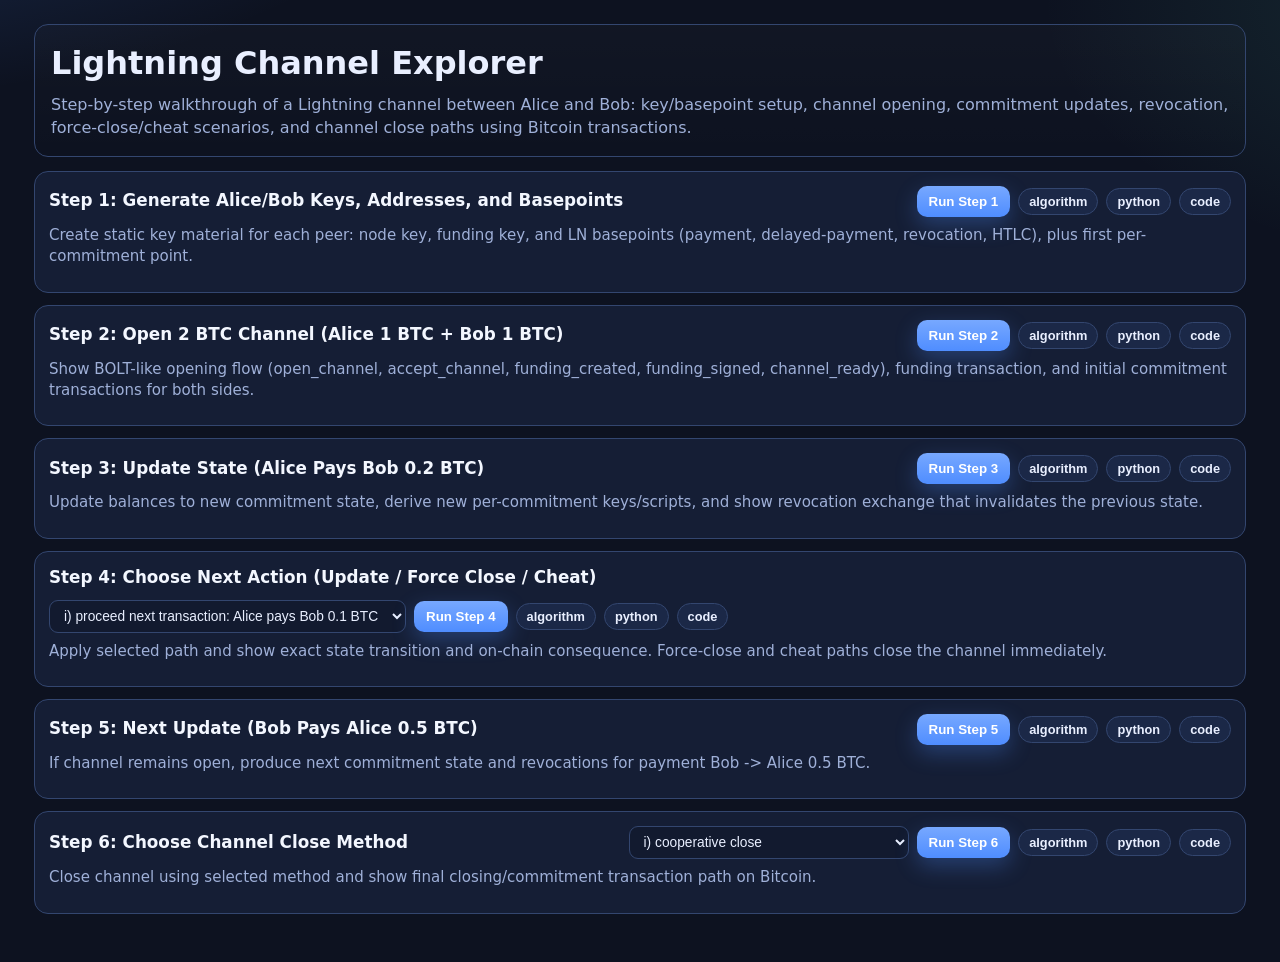
<file: btc-lightning-channel.html>
<!doctype html>
<html lang="en">
<head>
  <meta charset="UTF-8" />
  <meta name="viewport" content="width=device-width, initial-scale=1.0" />
  <title>Lightning Channel Explorer</title>
  <style>
    :root {
      --bg: #0d1220;
      --panel: #151e35;
      --panel-2: #1b2847;
      --line: #33466f;
      --text: #e9efff;
      --muted: #9fb0d8;
      --accent: #4f8dff;
      --accent-2: #77a8ff;
      --ok: #31c46a;
      --warn: #f2b43f;
    }

    * { box-sizing: border-box; }

    body {
      margin: 0;
      font-family: "IBM Plex Sans", "Segoe UI", system-ui, sans-serif;
      color: var(--text);
      background:
        radial-gradient(1200px 500px at -20% -20%, rgba(79, 141, 255, 0.28), transparent 60%),
        radial-gradient(900px 500px at 120% 0%, rgba(84, 199, 165, 0.15), transparent 55%),
        var(--bg);
      line-height: 1.42;
    }

    main {
      max-width: 1240px;
      margin: 0 auto;
      padding: 24px 14px 48px;
    }

    .hero {
      border: 1px solid var(--line);
      background: linear-gradient(180deg, rgba(255,255,255,0.02), rgba(255,255,255,0));
      border-radius: 14px;
      padding: 16px;
      margin-bottom: 14px;
    }

    h1 {
      margin: 0 0 8px;
      font-size: clamp(1.3rem, 2.6vw, 2rem);
    }

    p { margin: 0; color: var(--muted); }

    .step {
      border: 1px solid var(--line);
      background: var(--panel);
      border-radius: 14px;
      padding: 14px;
      margin-top: 12px;
    }

    .step-head {
      display: flex;
      flex-wrap: wrap;
      gap: 10px;
      align-items: center;
      justify-content: space-between;
      margin-bottom: 8px;
    }

    .step-title {
      margin: 0;
      font-size: 1.05rem;
      color: #f3f7ff;
    }

    .step-tools {
      display: flex;
      flex-wrap: wrap;
      gap: 8px;
      align-items: center;
    }

    .run-btn {
      border: 0;
      border-radius: 10px;
      color: white;
      background: linear-gradient(180deg, var(--accent-2), var(--accent));
      padding: 8px 12px;
      font-weight: 700;
      cursor: pointer;
      box-shadow: 0 8px 22px rgba(79, 141, 255, 0.3);
    }

    .run-btn[disabled] {
      opacity: 0.6;
      cursor: wait;
    }

    .mini-link {
      border: 1px solid var(--line);
      border-radius: 999px;
      color: var(--text);
      background: var(--panel-2);
      padding: 5px 10px;
      font-size: 0.8rem;
      font-weight: 700;
      cursor: pointer;
    }

    .select-input {
      border: 1px solid var(--line);
      border-radius: 9px;
      padding: 7px 10px;
      background: #121a2f;
      color: var(--text);
      font-size: 0.86rem;
      min-width: 280px;
    }

    .step-note {
      margin-top: 4px;
      margin-bottom: 10px;
      color: var(--muted);
      font-size: 0.94rem;
    }

    .result {
      border: 1px solid #2f3f64;
      background: #11192d;
      border-radius: 10px;
      padding: 10px;
      margin-top: 8px;
    }

    .result h4 {
      margin: 0 0 6px;
      font-size: 0.93rem;
      color: #dce8ff;
      letter-spacing: 0.01em;
    }

    .result-note {
      margin: 6px 0 0;
      color: var(--muted);
      font-size: 0.88rem;
    }

    .kv {
      margin: 0;
      font-family: "IBM Plex Mono", ui-monospace, Menlo, monospace;
      font-size: 0.82rem;
      color: #d6e3ff;
      white-space: pre-wrap;
      word-break: break-all;
    }

    .mono {
      font-family: "IBM Plex Mono", ui-monospace, Menlo, monospace;
      font-size: 0.83rem;
      white-space: pre-wrap;
      word-break: break-all;
    }

    table {
      width: 100%;
      border-collapse: collapse;
      font-size: 0.84rem;
      margin-top: 6px;
      overflow: hidden;
      border-radius: 8px;
    }

    th, td {
      border: 1px solid #304064;
      padding: 7px;
      text-align: left;
      vertical-align: top;
      word-break: break-word;
    }

    th {
      background: #1a2746;
      color: #dce7ff;
      font-weight: 700;
    }

    td {
      background: #121b31;
      color: #ceddff;
      font-family: "IBM Plex Mono", ui-monospace, Menlo, monospace;
      font-size: 0.8rem;
    }

    .status {
      margin-top: 8px;
      color: var(--warn);
      font-size: 0.88rem;
    }

    .status.ok { color: var(--ok); }

    details {
      margin-top: 8px;
      border: 1px solid #2f3f64;
      border-radius: 8px;
      overflow: hidden;
    }

    summary {
      cursor: pointer;
      background: #18233f;
      padding: 8px 10px;
      color: #dce7ff;
      font-weight: 700;
      font-size: 0.86rem;
    }

    details .mono {
      margin: 0;
      padding: 10px;
      background: #10182c;
      max-height: 360px;
      overflow: auto;
    }

    .modal.hidden { display: none; }

    .modal {
      position: fixed;
      inset: 0;
      background: rgba(4, 8, 18, 0.85);
      display: flex;
      align-items: center;
      justify-content: center;
      padding: 16px;
      z-index: 999;
    }

    .modal-card {
      width: min(980px, 100%);
      max-height: 86vh;
      overflow: auto;
      border: 1px solid var(--line);
      border-radius: 12px;
      background: #10182b;
      padding: 12px;
    }

    .modal-head {
      display: flex;
      align-items: center;
      justify-content: space-between;
      gap: 10px;
      margin-bottom: 8px;
    }

    .modal-head h3 {
      margin: 0;
      font-size: 1rem;
    }

    .modal-actions {
      display: flex;
      gap: 8px;
    }

    .modal-actions button {
      border: 1px solid var(--line);
      background: var(--panel-2);
      color: var(--text);
      border-radius: 8px;
      padding: 6px 10px;
      cursor: pointer;
      font-weight: 700;
      font-size: 0.8rem;
    }

    .modal pre {
      margin: 0;
      white-space: pre-wrap;
      word-break: break-word;
      background: #0f1729;
      border: 1px solid #2a3a60;
      border-radius: 8px;
      padding: 10px;
      font-family: "IBM Plex Mono", ui-monospace, Menlo, monospace;
      font-size: 0.8rem;
      line-height: 1.42;
      color: #d8e5ff;
    }

    @media (max-width: 860px) {
      .step-head { align-items: flex-start; }
      .step-tools { width: 100%; }
      .select-input { width: 100%; }
    }
  </style>
</head>
<body>
  <main>
    <section class="hero">
      <h1>Lightning Channel Explorer</h1>
      <p>
        Step-by-step walkthrough of a Lightning channel between Alice and Bob: key/basepoint setup, channel opening, commitment updates, revocation, force-close/cheat scenarios, and channel close paths using Bitcoin transactions.
      </p>
    </section>

    <section class="step" id="step1">
      <div class="step-head">
        <h2 class="step-title">Step 1: Generate Alice/Bob Keys, Addresses, and Basepoints</h2>
        <div class="step-tools">
          <button class="run-btn" id="runStep1">Run Step 1</button>
          <button class="mini-link" data-step="step1" data-type="algorithm">algorithm</button>
          <button class="mini-link" data-step="step1" data-type="python">python</button>
          <button class="mini-link" data-step="step1" data-type="code">code</button>
        </div>
      </div>
      <p class="step-note">Create static key material for each peer: node key, funding key, and LN basepoints (payment, delayed-payment, revocation, HTLC), plus first per-commitment point.</p>
      <div id="step1Result"></div>
      <div class="status" id="step1Status"></div>
    </section>

    <section class="step" id="step2">
      <div class="step-head">
        <h2 class="step-title">Step 2: Open 2 BTC Channel (Alice 1 BTC + Bob 1 BTC)</h2>
        <div class="step-tools">
          <button class="run-btn" id="runStep2">Run Step 2</button>
          <button class="mini-link" data-step="step2" data-type="algorithm">algorithm</button>
          <button class="mini-link" data-step="step2" data-type="python">python</button>
          <button class="mini-link" data-step="step2" data-type="code">code</button>
        </div>
      </div>
      <p class="step-note">Show BOLT-like opening flow (open_channel, accept_channel, funding_created, funding_signed, channel_ready), funding transaction, and initial commitment transactions for both sides.</p>
      <div id="step2Result"></div>
      <div class="status" id="step2Status"></div>
    </section>

    <section class="step" id="step3">
      <div class="step-head">
        <h2 class="step-title">Step 3: Update State (Alice Pays Bob 0.2 BTC)</h2>
        <div class="step-tools">
          <button class="run-btn" id="runStep3">Run Step 3</button>
          <button class="mini-link" data-step="step3" data-type="algorithm">algorithm</button>
          <button class="mini-link" data-step="step3" data-type="python">python</button>
          <button class="mini-link" data-step="step3" data-type="code">code</button>
        </div>
      </div>
      <p class="step-note">Update balances to new commitment state, derive new per-commitment keys/scripts, and show revocation exchange that invalidates the previous state.</p>
      <div id="step3Result"></div>
      <div class="status" id="step3Status"></div>
    </section>

    <section class="step" id="step4">
      <div class="step-head">
        <h2 class="step-title">Step 4: Choose Next Action (Update / Force Close / Cheat)</h2>
        <div class="step-tools">
          <select id="step4Action" class="select-input" aria-label="Step 4 action">
            <option value="alice_pay_01" selected>i) proceed next transaction: Alice pays Bob 0.1 BTC</option>
            <option value="alice_force">ii) Alice force close</option>
            <option value="bob_force">iii) Bob force close</option>
            <option value="alice_cheat">iv) Alice cheats by broadcasting outdated state</option>
            <option value="bob_cheat">v) Bob cheats by broadcasting outdated state</option>
          </select>
          <button class="run-btn" id="runStep4">Run Step 4</button>
          <button class="mini-link" data-step="step4" data-type="algorithm">algorithm</button>
          <button class="mini-link" data-step="step4" data-type="python">python</button>
          <button class="mini-link" data-step="step4" data-type="code">code</button>
        </div>
      </div>
      <p class="step-note">Apply selected path and show exact state transition and on-chain consequence. Force-close and cheat paths close the channel immediately.</p>
      <div id="step4Result"></div>
      <div class="status" id="step4Status"></div>
    </section>

    <section class="step" id="step5">
      <div class="step-head">
        <h2 class="step-title">Step 5: Next Update (Bob Pays Alice 0.5 BTC)</h2>
        <div class="step-tools">
          <button class="run-btn" id="runStep5">Run Step 5</button>
          <button class="mini-link" data-step="step5" data-type="algorithm">algorithm</button>
          <button class="mini-link" data-step="step5" data-type="python">python</button>
          <button class="mini-link" data-step="step5" data-type="code">code</button>
        </div>
      </div>
      <p class="step-note">If channel remains open, produce next commitment state and revocations for payment Bob -> Alice 0.5 BTC.</p>
      <div id="step5Result"></div>
      <div class="status" id="step5Status"></div>
    </section>

    <section class="step" id="step6">
      <div class="step-head">
        <h2 class="step-title">Step 6: Choose Channel Close Method</h2>
        <div class="step-tools">
          <select id="step6Action" class="select-input" aria-label="Step 6 close action">
            <option value="coop" selected>i) cooperative close</option>
            <option value="alice_force">ii) Alice force close</option>
            <option value="bob_force">iii) Bob force close</option>
          </select>
          <button class="run-btn" id="runStep6">Run Step 6</button>
          <button class="mini-link" data-step="step6" data-type="algorithm">algorithm</button>
          <button class="mini-link" data-step="step6" data-type="python">python</button>
          <button class="mini-link" data-step="step6" data-type="code">code</button>
        </div>
      </div>
      <p class="step-note">Close channel using selected method and show final closing/commitment transaction path on Bitcoin.</p>
      <div id="step6Result"></div>
      <div class="status" id="step6Status"></div>
    </section>
  </main>

  <div class="modal hidden" id="popup" role="dialog" aria-modal="true" aria-labelledby="popupTitle">
    <div class="modal-card">
      <div class="modal-head">
        <h3 id="popupTitle"></h3>
        <div class="modal-actions">
          <button id="popupCopy" type="button">copy</button>
          <button id="popupClose" type="button">Close</button>
        </div>
      </div>
      <pre id="popupBody"></pre>
    </div>
  </div>

  <script type="module">
    import { sha256 } from "https://esm.sh/@noble/hashes@1.5.0/sha256";
    import { ripemd160 } from "https://esm.sh/@noble/hashes@1.5.0/ripemd160";
    import { secp256k1 } from "https://esm.sh/@noble/curves@1.4.2/secp256k1";
    import { bech32 } from "https://esm.sh/@scure/base@1.1.6";

    const encoder = new TextEncoder();
    const SAT = 100000000;
    const N = secp256k1.CURVE.n;
    const G = secp256k1.ProjectivePoint.BASE;

    const state = {
      setup: null,
      channel: null,
      step4View: null,
      step5View: null,
      step6View: null
    };

    const snippets = {
      step1: {
        algorithm: `Step 1: Peer Setup Keys/Basepoints

for each peer (Alice, Bob):
  generate node keypair
  generate funding keypair
  generate basepoint keypairs:
    payment_basepoint
    delayed_payment_basepoint
    revocation_basepoint
    htlc_basepoint
  generate first_per_commitment_secret/point
  generate a P2WPKH address from node pubkey`,
        python: `# Step 1 (simplified)
from os import urandom
from hashlib import sha256

# Generate private keys, derive compressed secp256k1 pubkeys,
# then derive witness program HASH160(pubkey) for P2WPKH address.
# In LN, funding pubkeys + basepoints are exchanged in open/accept flow.`,
        code: `// Lightning / Core references:
// - BOLT #2 open_channel / accept_channel fields include basepoints
// - BOLT #3 key derivation uses per-commitment point + basepoints
// - Bitcoin key and script primitives in Bitcoin Core script/crypto code.`
      },
      step2: {
        algorithm: `Step 2: Open Channel (2 BTC total)

Alice -> Bob: open_channel
Bob -> Alice: accept_channel
Alice builds funding tx (2-of-2 P2WSH output, 2 BTC)
Alice -> Bob: funding_created(funding_txid, sig_for_bob_commit)
Bob -> Alice: funding_signed(sig_for_alice_commit)
after confirmations:
  Alice <-> Bob: channel_ready

Initial state0 commitments are active.`,
        python: `# Step 2 (concept)
# Build 2-of-2 funding redeemscript:
#   2 <alice_funding_pubkey> <bob_funding_pubkey> 2 CHECKMULTISIG
# scriptPubKey = OP_0 <SHA256(redeemscript)>  # P2WSH
# Then create initial commitments for state0 balances.`,
        code: `// BOLT #2 opening flow messages:
// open_channel, accept_channel, funding_created, funding_signed, channel_ready
// BOLT #3 commitment tx formats and key derivation rules.`
      },
      step3: {
        algorithm: `Step 3: Alice Pays Bob 0.2 BTC

state0 balances: A=1.0 BTC, B=1.0 BTC
new state1 balances: A=0.8 BTC, B=1.2 BTC

commitment update handshake:
  payer side sends commitment_signed
  receiver sends revoke_and_ack (reveals old secret)
  receiver sends commitment_signed
  payer sends revoke_and_ack

state0 is revoked; state1 becomes latest.`,
        python: `# Step 3 (concept)
# balances['Alice'] -= 0.2 BTC
# balances['Bob']   += 0.2 BTC
# derive new per-commitment point
# derive new to_local/to_remote keys and scripts
# exchange commitment_signed + revoke_and_ack`,
        code: `// BOLT #2 state update handshake:
// commitment_signed / revoke_and_ack sequencing
// BOLT #3 revocation and to_local delayed output semantics.`
      },
      step4: {
        algorithm: `Step 4: Action Branch

Option i: regular update (Alice pays Bob 0.1)
  -> new state + revoke previous

Option ii/iii: force close by one side
  -> latest local commitment tx broadcast

Option iv/v: cheat by broadcasting revoked state
  -> honest peer uses revocation path (justice tx)
  -> cheater's to_local output is punishable.`,
        python: `# Step 4 (concept)
# if action == update:
#   apply payment, derive next commitments, revoke prior
# elif action == force_close:
#   broadcast latest commitment tx
# elif action == cheat:
#   broadcast revoked commitment; honest side sweeps via revocation key`,
        code: `// BOLT #5 on-chain handling + BOLT #3 scripts:
// - force close spends funding outpoint with local commitment tx
// - breach remedy uses revocation clause in to_local script.`
      },
      step5: {
        algorithm: `Step 5: Bob Pays Alice 0.5 BTC

if channel open:
  update balances and create next state
  exchange commitment_signed / revoke_and_ack
  previous latest becomes revoked
else:
  cannot update a closed channel.`,
        python: `# Step 5 (concept)
# require channel.status == 'open'
# balances['Bob'] -= 0.5 BTC
# balances['Alice'] += 0.5 BTC
# derive next commitments + revocations`,
        code: `// Same LN update machinery as Step 3 (BOLT #2/#3).
// After close, channel has no off-chain update path.`
      },
      step6: {
        algorithm: `Step 6: Close Channel

Option i cooperative close:
  both agree, build closing tx from funding output

Option ii/iii force close:
  selected side broadcasts latest commitment tx

show resulting on-chain transaction details.`,
        python: `# Step 6 (concept)
# if cooperative:
#   close_tx outputs final balances to Alice/Bob addresses
# else:
#   latest commitment tx is broadcast by selected side`,
        code: `// BOLT #2 shutdown/closing_signed (cooperative)
// BOLT #5 unilateral close handling.
// Closing/commitment tx are standard Bitcoin transactions.`
      }
    };

    const runStep1Btn = document.getElementById("runStep1");
    const runStep2Btn = document.getElementById("runStep2");
    const runStep3Btn = document.getElementById("runStep3");
    const runStep4Btn = document.getElementById("runStep4");
    const runStep5Btn = document.getElementById("runStep5");
    const runStep6Btn = document.getElementById("runStep6");

    const step1Result = document.getElementById("step1Result");
    const step2Result = document.getElementById("step2Result");
    const step3Result = document.getElementById("step3Result");
    const step4Result = document.getElementById("step4Result");
    const step5Result = document.getElementById("step5Result");
    const step6Result = document.getElementById("step6Result");

    const step1Status = document.getElementById("step1Status");
    const step2Status = document.getElementById("step2Status");
    const step3Status = document.getElementById("step3Status");
    const step4Status = document.getElementById("step4Status");
    const step5Status = document.getElementById("step5Status");
    const step6Status = document.getElementById("step6Status");

    const step4Action = document.getElementById("step4Action");
    const step6Action = document.getElementById("step6Action");

    const popup = document.getElementById("popup");
    const popupTitle = document.getElementById("popupTitle");
    const popupBody = document.getElementById("popupBody");
    const popupCopy = document.getElementById("popupCopy");
    const popupClose = document.getElementById("popupClose");

    let popupText = "";

    function setStatus(el, text, ok = false) {
      el.textContent = text;
      el.classList.toggle("ok", ok);
    }

    function toHex(bytes) {
      return Array.from(bytes, b => b.toString(16).padStart(2, "0")).join("");
    }

    function concatBytes(...parts) {
      const total = parts.reduce((n, p) => n + p.length, 0);
      const out = new Uint8Array(total);
      let offset = 0;
      for (const p of parts) {
        out.set(p, offset);
        offset += p.length;
      }
      return out;
    }

    function reverseBytes(bytes) {
      return Uint8Array.from(bytes).reverse();
    }

    function hexToBytes(hex) {
      if (hex.length % 2 !== 0) throw new Error("invalid hex length");
      const out = new Uint8Array(hex.length / 2);
      for (let i = 0; i < out.length; i += 1) {
        out[i] = Number.parseInt(hex.slice(i * 2, i * 2 + 2), 16);
      }
      return out;
    }

    function randomBytes(size) {
      const out = new Uint8Array(size);
      crypto.getRandomValues(out);
      return out;
    }

    function bytesToBigInt(bytes) {
      return BigInt(`0x${toHex(bytes)}`);
    }

    function modN(x) {
      let v = x % N;
      if (v < 0n) v += N;
      if (v === 0n) v = 1n;
      return v;
    }

    function bigIntTo32Bytes(n) {
      let x = n;
      const out = new Uint8Array(32);
      for (let i = 31; i >= 0; i -= 1) {
        out[i] = Number(x & 0xffn);
        x >>= 8n;
      }
      return out;
    }

    function sha(bytes) {
      return sha256(bytes);
    }

    function hash160(bytes) {
      return ripemd160(sha(bytes));
    }

    function randomPrivKey() {
      const raw = secp256k1.utils.randomPrivateKey();
      const n = modN(bytesToBigInt(raw));
      return bigIntTo32Bytes(n);
    }

    function pubFromPriv(priv) {
      return secp256k1.getPublicKey(priv, true);
    }

    function pointFromPub(pub) {
      return secp256k1.ProjectivePoint.fromHex(pub);
    }

    function scalarFromHash(bytes) {
      return modN(bytesToBigInt(bytes));
    }

    function deriveSimplePub(basePub, perCommitPoint) {
      const tweak = scalarFromHash(sha(concatBytes(perCommitPoint, basePub)));
      const p = pointFromPub(basePub).add(G.multiply(tweak));
      return p.toRawBytes(true);
    }

    function deriveRevocationPub(revocationBasePub, perCommitPoint) {
      const a = scalarFromHash(sha(concatBytes(revocationBasePub, perCommitPoint)));
      const b = scalarFromHash(sha(concatBytes(perCommitPoint, revocationBasePub)));
      const p = pointFromPub(revocationBasePub).multiply(a).add(pointFromPub(perCommitPoint).multiply(b));
      return p.toRawBytes(true);
    }

    function deriveRevocationPriv(revocationBasePriv, revocationBasePub, perCommitSecret, perCommitPoint) {
      const a = scalarFromHash(sha(concatBytes(revocationBasePub, perCommitPoint)));
      const b = scalarFromHash(sha(concatBytes(perCommitPoint, revocationBasePub)));
      const base = bytesToBigInt(revocationBasePriv);
      const per = bytesToBigInt(perCommitSecret);
      const d = modN(base * a + per * b);
      return {
        a,
        b,
        priv: bigIntTo32Bytes(d)
      };
    }

    function bech32P2WPKH(pubkey) {
      const program = hash160(pubkey);
      return bech32.encode("bc", [0, ...bech32.toWords(program)]);
    }

    function bech32P2WSH(program32) {
      return bech32.encode("bc", [0, ...bech32.toWords(program32)]);
    }

    function u32le(n) {
      return new Uint8Array([
        n & 0xff,
        (n >>> 8) & 0xff,
        (n >>> 16) & 0xff,
        (n >>> 24) & 0xff
      ]);
    }

    function u64le(n) {
      let x = BigInt(n);
      const out = new Uint8Array(8);
      for (let i = 0; i < 8; i += 1) {
        out[i] = Number(x & 0xffn);
        x >>= 8n;
      }
      return out;
    }

    function encodeVarInt(n) {
      if (n < 0xfd) return new Uint8Array([n]);
      if (n <= 0xffff) return concatBytes(new Uint8Array([0xfd]), new Uint8Array([n & 0xff, (n >>> 8) & 0xff]));
      if (n <= 0xffffffff) return concatBytes(new Uint8Array([0xfe]), u32le(n));
      return concatBytes(new Uint8Array([0xff]), u64le(n));
    }

    function hash256(bytes) {
      return sha(sha(bytes));
    }

    function txidDisplay(rawHash) {
      return toHex(reverseBytes(rawHash));
    }

    function encodeWitness(items) {
      const parts = [];
      const fieldNames = [];
      const fieldHex = [];

      const count = encodeVarInt(items.length);
      parts.push(count);
      fieldNames.push("witness_item_count");
      fieldHex.push(toHex(count));

      items.forEach((item, i) => {
        const len = encodeVarInt(item.length);
        parts.push(len, item);
        fieldNames.push(`witness[${i}].length`);
        fieldNames.push(`witness[${i}]`);
        fieldHex.push(toHex(len));
        fieldHex.push(toHex(item));
      });

      return {
        raw: concatBytes(...parts),
        fieldNames,
        fieldHex
      };
    }

    function pushData(data) {
      if (data.length >= 0x4c) throw new Error("pushData length too large for demo");
      return concatBytes(new Uint8Array([data.length]), data);
    }

    function scriptNumBytes(n) {
      let x = n;
      const out = [];
      while (x > 0) {
        out.push(x & 0xff);
        x >>= 8;
      }
      if (out.length === 0) out.push(0);
      if (out[out.length - 1] & 0x80) out.push(0x00);
      return new Uint8Array(out);
    }

    function toLocalScript(revocationPub, delayedPub, toSelfDelay) {
      const detail = toLocalScriptDetail(revocationPub, delayedPub, toSelfDelay);
      return concatBytes(...detail.parts);
    }

    function toLocalScriptDetail(revocationPub, delayedPub, toSelfDelay) {
      const delay = scriptNumBytes(toSelfDelay);
      const parts = [
        new Uint8Array([0x63]), // OP_IF
        pushData(revocationPub),
        new Uint8Array([0x67]), // OP_ELSE
        pushData(delay),
        new Uint8Array([0xb2]), // CSV
        new Uint8Array([0x75]), // DROP
        pushData(delayedPub),
        new Uint8Array([0x68]), // ENDIF
        new Uint8Array([0xac]) // CHECKSIG
      ];
      const fieldNames = [
        "OP_IF",
        "revocationpubkey(push33)",
        "OP_ELSE",
        "to_self_delay(push_n)",
        "OP_CHECKSEQUENCEVERIFY",
        "OP_DROP",
        "local_delayedpubkey(push33)",
        "OP_ENDIF",
        "OP_CHECKSIG"
      ];
      return {
        delay,
        parts,
        fieldNames,
        fieldHex: parts.map(p => toHex(p))
      };
    }

    function p2wshScriptPubKey(script) {
      const program = sha(script);
      return concatBytes(new Uint8Array([0x00, 0x20]), program);
    }

    function p2wpkhScriptPubKey(pubkey) {
      const h = hash160(pubkey);
      return concatBytes(new Uint8Array([0x00, 0x14]), h);
    }

    function serializeTx(tx) {
      const parts = [];
      const fields = [];

      const version = u32le(tx.version);
      parts.push(version); fields.push({ label: "version", hex: toHex(version) });

      const vinCount = encodeVarInt(tx.vin.length);
      parts.push(vinCount); fields.push({ label: "vin_count", hex: toHex(vinCount) });

      tx.vin.forEach((vin, i) => {
        const prevTxidLE = reverseBytes(vin.prevTxidDisplay);
        const vout = u32le(vin.vout);
        const scriptLen = encodeVarInt(vin.scriptSig.length);
        const seq = u32le(vin.sequence);

        parts.push(prevTxidLE, vout, scriptLen, vin.scriptSig, seq);
        fields.push({ label: `vin[${i}].prev_txid_le`, hex: toHex(prevTxidLE) });
        fields.push({ label: `vin[${i}].vout`, hex: toHex(vout) });
        fields.push({ label: `vin[${i}].script_length`, hex: toHex(scriptLen) });
        fields.push({ label: `vin[${i}].scriptSig`, hex: toHex(vin.scriptSig) });
        fields.push({ label: `vin[${i}].sequence`, hex: toHex(seq) });
      });

      const voutCount = encodeVarInt(tx.vout.length);
      parts.push(voutCount); fields.push({ label: "vout_count", hex: toHex(voutCount) });

      tx.vout.forEach((vout, i) => {
        const amount = u64le(vout.amountSat);
        const scriptLen = encodeVarInt(vout.scriptPubKey.length);
        parts.push(amount, scriptLen, vout.scriptPubKey);
        fields.push({ label: `vout[${i}].amount_sat`, hex: toHex(amount) });
        fields.push({ label: `vout[${i}].script_length`, hex: toHex(scriptLen) });
        fields.push({ label: `vout[${i}].scriptPubKey`, hex: toHex(vout.scriptPubKey) });
      });

      const locktime = u32le(tx.locktime);
      parts.push(locktime); fields.push({ label: "locktime", hex: toHex(locktime) });

      const raw = concatBytes(...parts);
      const txidRaw = hash256(raw);
      return {
        raw,
        txidRaw,
        txid: txidDisplay(txidRaw),
        fields,
        fieldNames: fields.map(f => f.label),
        fieldHex: fields.map(f => f.hex)
      };
    }

    function serializeSegwitTx(tx, witnessList) {
      const parts = [];
      const fields = [];

      const version = u32le(tx.version);
      const marker = new Uint8Array([0x00]);
      const flag = new Uint8Array([0x01]);
      parts.push(version, marker, flag);
      fields.push({ label: "version", hex: toHex(version) });
      fields.push({ label: "marker", hex: toHex(marker) });
      fields.push({ label: "flag", hex: toHex(flag) });

      const vinCount = encodeVarInt(tx.vin.length);
      parts.push(vinCount);
      fields.push({ label: "vin_count", hex: toHex(vinCount) });

      tx.vin.forEach((vin, i) => {
        const prevTxidLE = reverseBytes(vin.prevTxidDisplay);
        const vout = u32le(vin.vout);
        const scriptLen = encodeVarInt(vin.scriptSig.length);
        const seq = u32le(vin.sequence);

        parts.push(prevTxidLE, vout, scriptLen, vin.scriptSig, seq);
        fields.push({ label: `vin[${i}].prev_txid_le`, hex: toHex(prevTxidLE) });
        fields.push({ label: `vin[${i}].vout`, hex: toHex(vout) });
        fields.push({ label: `vin[${i}].script_length`, hex: toHex(scriptLen) });
        fields.push({ label: `vin[${i}].scriptSig`, hex: toHex(vin.scriptSig) });
        fields.push({ label: `vin[${i}].sequence`, hex: toHex(seq) });
      });

      const voutCount = encodeVarInt(tx.vout.length);
      parts.push(voutCount);
      fields.push({ label: "vout_count", hex: toHex(voutCount) });

      tx.vout.forEach((vout, i) => {
        const amount = u64le(vout.amountSat);
        const scriptLen = encodeVarInt(vout.scriptPubKey.length);
        parts.push(amount, scriptLen, vout.scriptPubKey);
        fields.push({ label: `vout[${i}].amount_sat`, hex: toHex(amount) });
        fields.push({ label: `vout[${i}].script_length`, hex: toHex(scriptLen) });
        fields.push({ label: `vout[${i}].scriptPubKey`, hex: toHex(vout.scriptPubKey) });
      });

      witnessList.forEach((w, i) => {
        parts.push(w.raw);
        w.fieldNames.forEach((name, j) => {
          fields.push({ label: `vin[${i}].${name}`, hex: w.fieldHex[j] });
        });
      });

      const locktime = u32le(tx.locktime);
      parts.push(locktime);
      fields.push({ label: "locktime", hex: toHex(locktime) });

      const raw = concatBytes(...parts);
      const wtxidRaw = hash256(raw);
      return {
        raw,
        wtxidRaw,
        wtxid: txidDisplay(wtxidRaw),
        fieldNames: fields.map(f => f.label),
        fieldHex: fields.map(f => f.hex)
      };
    }

    function joinedNames(names) {
      return names.join("||");
    }

    function joinedHex(fields) {
      return fields.join("'");
    }

    function makeParty(name) {
      const nodePriv = randomPrivKey();
      const nodePub = pubFromPriv(nodePriv);

      const fundingPriv = randomPrivKey();
      const fundingPub = pubFromPriv(fundingPriv);

      const paymentPriv = randomPrivKey();
      const paymentPub = pubFromPriv(paymentPriv);
      const delayedPriv = randomPrivKey();
      const delayedPub = pubFromPriv(delayedPriv);
      const revocationPriv = randomPrivKey();
      const revocationPub = pubFromPriv(revocationPriv);
      const htlcPriv = randomPrivKey();
      const htlcPub = pubFromPriv(htlcPriv);

      const perCommitSeed = randomBytes(32);
      const firstPerSecret = derivePerCommitSecret(perCommitSeed, 0);
      const firstPerPoint = pubFromPriv(firstPerSecret);

      return {
        name,
        nodePriv,
        nodePub,
        nodeAddress: bech32P2WPKH(nodePub),
        fundingPriv,
        fundingPub,
        paymentPriv,
        paymentPub,
        delayedPriv,
        delayedPub,
        revocationPriv,
        revocationPub,
        htlcPriv,
        htlcPub,
        perCommitSeed,
        firstPerSecret,
        firstPerPoint
      };
    }

    function derivePerCommitSecret(seed, idx) {
      const idxBytes = u32le(idx);
      const h = sha(concatBytes(seed, idxBytes));
      const n = modN(bytesToBigInt(h));
      return bigIntTo32Bytes(n);
    }

    function sideName(p) {
      return p === "Alice" ? "Bob" : "Alice";
    }

    function buildFundingArtifacts(setup) {
      const alice = setup.Alice;
      const bob = setup.Bob;
      const fundingRedeemParts = [
        new Uint8Array([0x52]),
        pushData(alice.fundingPub),
        pushData(bob.fundingPub),
        new Uint8Array([0x52]),
        new Uint8Array([0xae])
      ];
      const fundingRedeemFieldNames = [
        "OP_2",
        "alice_funding_pubkey(push33)",
        "bob_funding_pubkey(push33)",
        "OP_2",
        "OP_CHECKMULTISIG"
      ];
      const fundingRedeem = concatBytes(...fundingRedeemParts);
      const fundingProgram = sha(fundingRedeem);
      const fundingScriptPubKeyParts = [
        new Uint8Array([0x00]),
        new Uint8Array([0x20]),
        fundingProgram
      ];
      const fundingScriptPubKeyFieldNames = [
        "OP_0",
        "PUSH32",
        "SHA256(funding_redeemscript)"
      ];
      const fundingScriptPubKey = concatBytes(...fundingScriptPubKeyParts);
      const fundingAddress = bech32P2WSH(fundingProgram);

      const fundingTx = {
        version: 2,
        vin: [
          {
            prevTxidDisplay: randomBytes(32),
            vout: 0,
            scriptSig: randomBytes(73),
            sequence: 0xffffffff
          },
          {
            prevTxidDisplay: randomBytes(32),
            vout: 1,
            scriptSig: randomBytes(73),
            sequence: 0xffffffff
          }
        ],
        vout: [
          {
            amountSat: 2 * SAT,
            scriptPubKey: fundingScriptPubKey
          }
        ],
        locktime: 0
      };
      const s = serializeTx(fundingTx);
      return {
        fundingRedeem,
        fundingRedeemParts,
        fundingRedeemFieldNames,
        fundingProgram,
        fundingScriptPubKey,
        fundingScriptPubKeyParts,
        fundingScriptPubKeyFieldNames,
        fundingAddress,
        fundingTx: { ...fundingTx, ...s },
        fundingOutpoint: {
          txid: s.txid,
          txidRaw: s.txidRaw,
          vout: 0
        }
      };
    }

    function buildCommitmentForOwner(owner, channel, balances, stateIndex, perPoint) {
      const local = channel.parties[owner];
      const remoteName = sideName(owner);
      const remote = channel.parties[remoteName];

      const delayedPub = deriveSimplePub(local.delayedPub, perPoint);
      const remotePub = deriveSimplePub(remote.paymentPub, perPoint);
      const revocationPub = deriveRevocationPub(remote.revocationPub, perPoint);

      const delay = owner === "Alice" ? channel.toSelfDelayAlice : channel.toSelfDelayBob;
      const localScriptDetail = toLocalScriptDetail(revocationPub, delayedPub, delay);
      const localScript = concatBytes(...localScriptDetail.parts);
      const toLocalSpk = p2wshScriptPubKey(localScript);
      const toRemoteSpk = p2wpkhScriptPubKey(remotePub);

      const tx = {
        version: 2,
        vin: [
          {
            prevTxidDisplay: reverseBytes(channel.funding.fundingOutpoint.txidRaw),
            vout: channel.funding.fundingOutpoint.vout,
            scriptSig: new Uint8Array(0),
            sequence: 0xfffffffd
          }
        ],
        vout: [
          { amountSat: balances[owner], scriptPubKey: toLocalSpk },
          { amountSat: balances[remoteName], scriptPubKey: toRemoteSpk }
        ],
        locktime: 0
      };
      const s = serializeTx(tx);
      return {
        owner,
        remote: remoteName,
        stateIndex,
        delay,
        perCommitPoint: perPoint,
        localDelayedPub: delayedPub,
        remotePub,
        revocationPub,
        toLocalWitnessScript: localScript,
        toLocalWitnessScriptFieldNames: localScriptDetail.fieldNames,
        toLocalWitnessScriptFieldHex: localScriptDetail.fieldHex,
        toLocalScriptPubKey: toLocalSpk,
        toRemoteScriptPubKey: toRemoteSpk,
        tx: { ...tx, ...s }
      };
    }

    function makeChannelState(channel, idx, balances, reason) {
      const aliceSec = derivePerCommitSecret(channel.parties.Alice.perCommitSeed, idx);
      const bobSec = derivePerCommitSecret(channel.parties.Bob.perCommitSeed, idx);
      const per = {
        Alice: { secret: aliceSec, point: pubFromPriv(aliceSec) },
        Bob: { secret: bobSec, point: pubFromPriv(bobSec) }
      };

      const commitments = {
        Alice: buildCommitmentForOwner("Alice", channel, balances, idx, per.Alice.point),
        Bob: buildCommitmentForOwner("Bob", channel, balances, idx, per.Bob.point)
      };

      return {
        index: idx,
        reason,
        balances,
        per,
        commitments
      };
    }

    function latestState(channel) {
      return channel.states[channel.currentStateIndex];
    }

    function ensureOpenChannel() {
      if (!state.channel) throw new Error("Run Step 2 first.");
      if (state.channel.status !== "open") throw new Error("Channel is already closed.");
    }

    function applyPayment(channel, payer, amountSat, label) {
      const payee = sideName(payer);
      const prev = latestState(channel);
      if (prev.balances[payer] < amountSat) {
        throw new Error(`${payer} balance is insufficient for payment.`);
      }

      const nextBalances = {
        Alice: prev.balances.Alice,
        Bob: prev.balances.Bob
      };
      nextBalances[payer] -= amountSat;
      nextBalances[payee] += amountSat;

      const newIdx = channel.currentStateIndex + 1;
      const nextState = makeChannelState(channel, newIdx, nextBalances, label);

      channel.states.push(nextState);
      channel.revoked.push(prev.index);
      channel.currentStateIndex = newIdx;

      return {
        previous: prev,
        next: nextState,
        payer,
        payee,
        amountSat,
        protocolFlow: [
          `${payer} -> ${payee}: commitment_signed (for ${payee} new commitment tx state${newIdx})`,
          `${payee} -> ${payer}: revoke_and_ack (reveals state${prev.index} per_commitment_secret)`,
          `${payee} -> ${payer}: commitment_signed (for ${payer} new commitment tx state${newIdx})`,
          `${payer} -> ${payee}: revoke_and_ack (reveals state${prev.index} per_commitment_secret)`,
          `state${prev.index} revoked; state${newIdx} is latest`
        ]
      };
    }

    function forceClose(channel, closer) {
      const st = latestState(channel);
      const commit = st.commitments[closer];
      channel.status = "closed";
      channel.closeInfo = {
        type: "force-close",
        closer,
        stateIndex: st.index,
        txid: commit.tx.txid,
        commit
      };
      return channel.closeInfo;
    }

    function cheatBroadcast(channel, cheater) {
      if (!channel.revoked.length) {
        throw new Error("No revoked state exists yet; cannot demonstrate outdated-state cheat.");
      }
      const cheatStateIdx = channel.revoked[channel.revoked.length - 1];
      const st = channel.states.find(s => s.index === cheatStateIdx);
      const honest = sideName(cheater);
      const commit = st.commitments[cheater];
      const honestParty = channel.parties[honest];
      const perCommitSecret = st.per[cheater].secret;
      const perCommitPoint = st.per[cheater].point;
      const revDerive = deriveRevocationPriv(
        honestParty.revocationPriv,
        honestParty.revocationPub,
        perCommitSecret,
        perCommitPoint
      );
      const revocationPriv = revDerive.priv;
      const revocationPub = pubFromPriv(revocationPriv);

      const justice = {
        version: 2,
        vin: [
          {
            prevTxidDisplay: reverseBytes(commit.tx.txidRaw),
            vout: 0,
            scriptSig: new Uint8Array(0),
            sequence: 0xfffffffd
          }
        ],
        vout: [
          {
            amountSat: st.balances[cheater],
            scriptPubKey: p2wpkhScriptPubKey(channel.parties[honest].nodePub)
          }
        ],
        locktime: 0
      };
      const js = serializeTx(justice);
      const sighashType = new Uint8Array([0x01, 0x00, 0x00, 0x00]); // SIGHASH_ALL (LE)
      const justiceSighashPreimage = concatBytes(js.raw, commit.toLocalWitnessScript, sighashType);
      const justiceSighash = hash256(justiceSighashPreimage);

      const sigObj = secp256k1.sign(justiceSighash, revocationPriv, { lowS: true });
      const sigDer = typeof sigObj.toDERHex === "function"
        ? hexToBytes(sigObj.toDERHex())
        : sigObj.toDERRawBytes();
      const sigPlusType = concatBytes(sigDer, new Uint8Array([0x01]));
      const witnessItems = [
        sigPlusType,
        new Uint8Array([0x01]), // OP_TRUE: choose revocation branch in to_local_witness_script
        commit.toLocalWitnessScript
      ];
      const witness = encodeWitness(witnessItems);
      const chainRecord = serializeSegwitTx(justice, [witness]);

      channel.status = "closed";
      channel.closeInfo = {
        type: "breach-remedy",
        cheater,
        honest,
        revokedStateIndex: cheatStateIdx,
        revokedCommitTxid: commit.tx.txid,
        revocationSecret: toHex(st.per[cheater].secret),
        revocationBaseSecret: toHex(honestParty.revocationPriv),
        revocationBasepoint: toHex(honestParty.revocationPub),
        perCommitPoint: toHex(perCommitPoint),
        revocationTweakA: `H(revocation_basepoint||per_commitment_point) = ${revDerive.a.toString(16)}`,
        revocationTweakB: `H(per_commitment_point||revocation_basepoint) = ${revDerive.b.toString(16)}`,
        derivedRevocationPriv: toHex(revocationPriv),
        derivedRevocationPub: toHex(revocationPub),
        expectedRevocationPub: toHex(commit.revocationPub),
        revocationPubMatches: toHex(revocationPub) === toHex(commit.revocationPub),
        justiceSighashPreimage: toHex(justiceSighashPreimage),
        justiceSighash: toHex(justiceSighash),
        justiceSig: toHex(sigPlusType),
        justiceTxid: js.txid,
        justiceWtxid: chainRecord.wtxid,
        justiceWitness: witness,
        justiceRecord: chainRecord,
        justice: { ...justice, ...js }
      };
      return channel.closeInfo;
    }

    function cooperativeClose(channel) {
      const st = latestState(channel);
      const closeTx = {
        version: 2,
        vin: [
          {
            prevTxidDisplay: reverseBytes(channel.funding.fundingOutpoint.txidRaw),
            vout: channel.funding.fundingOutpoint.vout,
            scriptSig: new Uint8Array(0),
            sequence: 0xffffffff
          }
        ],
        vout: [
          {
            amountSat: st.balances.Alice,
            scriptPubKey: p2wpkhScriptPubKey(channel.parties.Alice.nodePub)
          },
          {
            amountSat: st.balances.Bob,
            scriptPubKey: p2wpkhScriptPubKey(channel.parties.Bob.nodePub)
          }
        ],
        locktime: 0
      };
      const s = serializeTx(closeTx);
      const sighashType = new Uint8Array([0x01, 0x00, 0x00, 0x00]); // SIGHASH_ALL (LE)
      const sighashPreimage = concatBytes(s.raw, channel.funding.fundingRedeem, sighashType);
      const closeSighash = hash256(sighashPreimage);

      const aliceSigObj = secp256k1.sign(closeSighash, channel.parties.Alice.fundingPriv, { lowS: true });
      const bobSigObj = secp256k1.sign(closeSighash, channel.parties.Bob.fundingPriv, { lowS: true });
      const aliceSigDer = typeof aliceSigObj.toDERHex === "function"
        ? hexToBytes(aliceSigObj.toDERHex())
        : aliceSigObj.toDERRawBytes();
      const bobSigDer = typeof bobSigObj.toDERHex === "function"
        ? hexToBytes(bobSigObj.toDERHex())
        : bobSigObj.toDERRawBytes();
      const aliceSigPlusType = concatBytes(aliceSigDer, new Uint8Array([0x01]));
      const bobSigPlusType = concatBytes(bobSigDer, new Uint8Array([0x01]));

      const witnessItems = [
        new Uint8Array(0), // CHECKMULTISIG bug dummy
        aliceSigPlusType,
        bobSigPlusType,
        channel.funding.fundingRedeem
      ];
      const witness = encodeWitness(witnessItems);
      const chainRecord = serializeSegwitTx(closeTx, [witness]);

      channel.status = "closed";
      channel.closeInfo = {
        type: "cooperative-close",
        stateIndex: st.index,
        txid: s.txid,
        closeSighashPreimage: sighashPreimage,
        closeSighash,
        aliceSigPlusType,
        bobSigPlusType,
        witness,
        chainRecord,
        closeTx: { ...closeTx, ...s }
      };
      return channel.closeInfo;
    }

    function resetAfterStep1() {
      state.channel = null;
      state.step4View = null;
      state.step5View = null;
      state.step6View = null;
      step2Result.innerHTML = "";
      step3Result.innerHTML = "";
      step4Result.innerHTML = "";
      step5Result.innerHTML = "";
      step6Result.innerHTML = "";
      setStatus(step2Status, "");
      setStatus(step3Status, "");
      setStatus(step4Status, "");
      setStatus(step5Status, "");
      setStatus(step6Status, "");
    }

    function renderKeyTable(party) {
      const rows = [
        ["node_privkey", toHex(party.nodePriv), "Identity key for peer authentication and gossip/messages."],
        ["node_pubkey", toHex(party.nodePub), "Public identity advertised in the Lightning network."],
        ["node_address_p2wpkh", party.nodeAddress, "Example on-chain wallet address for this peer."],
        ["funding_privkey", toHex(party.fundingPriv), "Signs the 2-of-2 funding output spends (commit/close tx)."],
        ["funding_pubkey", toHex(party.fundingPub), "Inserted into 2-of-2 funding redeemscript."],
        ["payment_basepoint_secret", toHex(party.paymentPriv), "Base secret for deriving to_remote keys in commitments."],
        ["payment_basepoint", toHex(party.paymentPub), "Exchanged in open/accept; used with per-commitment point."],
        ["delayed_payment_basepoint_secret", toHex(party.delayedPriv), "Base secret for local delayed output key derivation."],
        ["delayed_payment_basepoint", toHex(party.delayedPub), "Used in to_local delayed output path."],
        ["revocation_basepoint_secret", toHex(party.revocationPriv), "Base secret used to build revocation keys."],
        ["revocation_basepoint", toHex(party.revocationPub), "Lets counterparty punish revoked-state broadcasts."],
        ["htlc_basepoint_secret", toHex(party.htlcPriv), "Base secret for HTLC output keys (not expanded in this demo)."],
        ["htlc_basepoint", toHex(party.htlcPub), "HTLC basepoint exchanged during channel opening."],
        ["first_per_commitment_secret", toHex(party.firstPerSecret), "Per-state secret for state0 key derivation/revocation chain."],
        ["first_per_commitment_point", toHex(party.firstPerPoint), "Per-state public point mixed with basepoints for commitment keys."]
      ];
      const body = rows.map(r => `<tr><td>${r[0]}</td><td>${r[1]}</td><td>${r[2]}</td></tr>`).join("");
      return `
        <div class="result">
          <h4>${party.name} Key Material</h4>
          <table>
            <thead><tr><th>field</th><th>value</th><th>used for</th></tr></thead>
            <tbody>${body}</tbody>
          </table>
        </div>
      `;
    }

    function renderCommitmentDetails(commit) {
      const c = commit;
      const lines = [
        `owner = ${c.owner}`,
        `state_index = ${c.stateIndex}`,
        `per_commitment_point = ${toHex(c.perCommitPoint)}`,
        `local_delayedpubkey = ${toHex(c.localDelayedPub)}`,
        `remote_pubkey = ${toHex(c.remotePub)}`,
        `revocation_pubkey = ${toHex(c.revocationPub)}`,
        `to_local_witness_script_fields = ${joinedNames(c.toLocalWitnessScriptFieldNames)}`,
        `to_local_witness_script_values = ${joinedHex(c.toLocalWitnessScriptFieldHex)}`,
        `to_local_witness_script = ${toHex(c.toLocalWitnessScript)}`,
        `to_local_scriptPubKey(P2WSH) = ${toHex(c.toLocalScriptPubKey)}`,
        `to_remote_scriptPubKey(P2WPKH) = ${toHex(c.toRemoteScriptPubKey)}`,
        `commitment_tx_fields = ${joinedNames(c.tx.fieldNames)}`,
        `commitment_tx_bytes = ${joinedHex(c.tx.fieldHex)}`,
        `commitment_txid = ${c.tx.txid}`
      ].join("\n");
      return `
        <details>
          <summary>${c.owner} local commitment tx details (state${c.stateIndex})</summary>
          <pre class="mono">${lines}</pre>
        </details>
      `;
    }

    function renderStep1() {
      const alice = state.setup.Alice;
      const bob = state.setup.Bob;
      step1Result.innerHTML = `
        ${renderKeyTable(alice)}
        ${renderKeyTable(bob)}
      `;
    }

    function renderStep2() {
      const ch = state.channel;
      const st0 = ch.states[0];

      const flow = ch.openFlow.map((m, i) => `${i + 1}. ${m}`).join("\n");

      const fundingLines = [
        `funding_redeemscript_fields = ${joinedNames(ch.funding.fundingRedeemFieldNames)}`,
        `funding_redeemscript_values = ${joinedHex(ch.funding.fundingRedeemParts.map(p => toHex(p)))}`,
        `funding_redeemscript(2-of-2) = ${toHex(ch.funding.fundingRedeem)}`,
        `funding_witness_program = SHA256(redeemscript) = ${toHex(ch.funding.fundingProgram)}`,
        `funding_scriptPubKey_fields = ${joinedNames(ch.funding.fundingScriptPubKeyFieldNames)}`,
        `funding_scriptPubKey_values = ${joinedHex(ch.funding.fundingScriptPubKeyParts.map(p => toHex(p)))}`,
        `funding_scriptPubKey = ${toHex(ch.funding.fundingScriptPubKey)}`,
        `funding_scriptPubKey_explain = P2WSH locking script: OP_0 PUSH32 SHA256(funding_redeemscript). Spending requires witness that satisfies the 2-of-2 redeemscript.`,
        `funding_address = ${ch.funding.fundingAddress}`,
        `funding_tx_fields = ${joinedNames(ch.funding.fundingTx.fieldNames)}`,
        `funding_tx_bytes = ${joinedHex(ch.funding.fundingTx.fieldHex)}`,
        `funding_txid = ${ch.funding.fundingTx.txid}`,
        `funding_outpoint = ${ch.funding.fundingTx.txid}:0`
      ].join("\n");

      const balanceLines = [
        `state0 balances:`,
        `Alice = ${st0.balances.Alice} sat (${(st0.balances.Alice / SAT).toFixed(8)} BTC)`,
        `Bob   = ${st0.balances.Bob} sat (${(st0.balances.Bob / SAT).toFixed(8)} BTC)`
      ].join("\n");

      step2Result.innerHTML = `
        <div class="result">
          <h4>BOLT-like Channel Opening Protocol Flow</h4>
          <pre class="mono">${flow}</pre>
        </div>
        <div class="result">
          <h4>Funding Transaction and Funding Output</h4>
          <pre class="mono">${fundingLines}</pre>
          <p class="result-note">Channel capacity is exactly 2 BTC. Demo assumes zero funding miner-fee for clarity.</p>
        </div>
        <div class="result">
          <h4>Initial Channel State (state0)</h4>
          <pre class="mono">${balanceLines}</pre>
          ${renderCommitmentDetails(st0.commitments.Alice)}
          ${renderCommitmentDetails(st0.commitments.Bob)}
        </div>
      `;
    }

    function renderStep3() {
      const v = state.step5View || state.step4View || state.step3View;
      const step = state.step3View;
      if (!step) return;

      const payLines = [
        `payment = Alice -> Bob : 0.2 BTC (${step.amountSat} sat)`,
        `old_state = state${step.previous.index}`,
        `new_state = state${step.next.index}`,
        `old_balances: Alice=${step.previous.balances.Alice}, Bob=${step.previous.balances.Bob}`,
        `new_balances: Alice=${step.next.balances.Alice}, Bob=${step.next.balances.Bob}`,
        `revoked_state_added = state${step.previous.index}`
      ].join("\n");

      const revLines = [
        `revealed_per_commitment_secret_for_revoked_state${step.previous.index}:`,
        `Alice_secret = ${toHex(step.previous.per.Alice.secret)}`,
        `Bob_secret = ${toHex(step.previous.per.Bob.secret)}`,
        `revocation means broadcasting state${step.previous.index} is punishable.`
      ].join("\n");

      const flow = step.protocolFlow.map((m, i) => `${i + 1}. ${m}`).join("\n");

      step3Result.innerHTML = `
        <div class="result">
          <h4>State Update Details</h4>
          <pre class="mono">${payLines}</pre>
        </div>
        <div class="result">
          <h4>commitment_signed / revoke_and_ack Flow</h4>
          <pre class="mono">${flow}</pre>
          <pre class="mono">${revLines}</pre>
        </div>
        <div class="result">
          <h4>New Commitment Transactions (state${step.next.index})</h4>
          ${renderCommitmentDetails(step.next.commitments.Alice)}
          ${renderCommitmentDetails(step.next.commitments.Bob)}
        </div>
      `;
    }

    function renderStep4() {
      if (!state.step4View) return;
      const v = state.step4View;
      if (v.type === "update") {
        const flow = v.protocolFlow.map((m, i) => `${i + 1}. ${m}`).join("\n");
        step4Result.innerHTML = `
          <div class="result">
            <h4>Step 4 Result: Regular Update</h4>
            <pre class="mono">action = Alice pays Bob 0.1 BTC\nold_state = state${v.previous.index}\nnew_state = state${v.next.index}\nnew_balances: Alice=${v.next.balances.Alice}, Bob=${v.next.balances.Bob}</pre>
            <pre class="mono">${flow}</pre>
            ${renderCommitmentDetails(v.next.commitments.Alice)}
            ${renderCommitmentDetails(v.next.commitments.Bob)}
          </div>
        `;
        return;
      }

      if (v.type === "force-close") {
        step4Result.innerHTML = `
          <div class="result">
            <h4>Step 4 Result: Force Close</h4>
            <pre class="mono">closer = ${v.closer}\nclosing_state = state${v.stateIndex}\nbroadcast_txid = ${v.txid}\npath = latest local commitment tx spends funding outpoint</pre>
            <p class="result-note">Force close puts the latest commitment on-chain, applies delay/revocation rules, and ends instant off-chain updates.</p>
            ${renderCommitmentDetails(v.commit)}
          </div>
        `;
        return;
      }

      if (v.type === "breach-remedy") {
        const justice = v.justice;
        const lines = [
          `cheater = ${v.cheater}`,
          `honest_peer = ${v.honest}`,
          `broadcasted_revoked_state = state${v.revokedStateIndex}`,
          `revoked_commitment_txid = ${v.revokedCommitTxid}`,
          `known_revocation_secret(revealed in revoke_and_ack) = ${v.revocationSecret}`,
          `revocation_base_secret(${v.honest}) = ${v.revocationBaseSecret}`,
          `revocation_basepoint(${v.honest}) = ${v.revocationBasepoint}`,
          `per_commitment_point(revoked_state) = ${v.perCommitPoint}`,
          `tweak_a = ${v.revocationTweakA}`,
          `tweak_b = ${v.revocationTweakB}`,
          `derived_revocation_priv = (revocation_base_secret*tweak_a + per_commitment_secret*tweak_b) mod n = ${v.derivedRevocationPriv}`,
          `derived_revocation_pub = ${v.derivedRevocationPub}`,
          `expected_revocation_pub(from revoked to_local script) = ${v.expectedRevocationPub}`,
          `pubkey_match = ${v.revocationPubMatches}`,
          `justice_sighash_preimage = tx_without_witness||to_local_witness_script||sighash_type(01000000) = ${v.justiceSighashPreimage}`,
          `justice_sighash = HASH256(preimage) = ${v.justiceSighash}`,
          `justice_signature(DER+SIGHASH_ALL) = ${v.justiceSig}`,
          `justice_witness_fields = ${joinedNames(v.justiceWitness.fieldNames)}`,
          `justice_witness_values = ${joinedHex(v.justiceWitness.fieldHex)}`,
          `justice_record_fields = ${joinedNames(v.justiceRecord.fieldNames)}`,
          `justice_record_values = ${joinedHex(v.justiceRecord.fieldHex)}`,
          `justice_tx_fields = ${joinedNames(justice.fieldNames)}`,
          `justice_tx_bytes = ${joinedHex(justice.fieldHex)}`,
          `justice_txid = ${v.justiceTxid}`,
          `justice_wtxid = ${v.justiceWtxid}`
        ].join("\n");
        step4Result.innerHTML = `
          <div class="result">
            <h4>Step 4 Result: Cheating Attempt and Penalty</h4>
            <pre class="mono">${lines}</pre>
            <p class="result-note">Because the state is revoked, honest peer can claim cheater's to_local output via revocation branch (justice transaction).</p>
          </div>
        `;
      }
    }

    function renderStep5() {
      if (!state.step5View) return;
      if (state.step5View.type === "blocked") {
        step5Result.innerHTML = `
          <div class="result">
            <h4>Step 5 Result</h4>
            <pre class="mono">${state.step5View.reason}</pre>
          </div>
        `;
        return;
      }

      const s = state.step5View;
      const flow = s.protocolFlow.map((m, i) => `${i + 1}. ${m}`).join("\n");
      step5Result.innerHTML = `
        <div class="result">
          <h4>State Update: Bob Pays Alice 0.5 BTC</h4>
          <pre class="mono">old_state = state${s.previous.index}\nnew_state = state${s.next.index}\namount = ${s.amountSat} sat (0.5 BTC)\nnew_balances: Alice=${s.next.balances.Alice}, Bob=${s.next.balances.Bob}</pre>
          <pre class="mono">${flow}</pre>
          ${renderCommitmentDetails(s.next.commitments.Alice)}
          ${renderCommitmentDetails(s.next.commitments.Bob)}
        </div>
      `;
    }

    function renderStep6() {
      if (!state.step6View) return;
      const v = state.step6View;
      if (v.type === "blocked") {
        step6Result.innerHTML = `
          <div class="result"><h4>Step 6 Result</h4><pre class="mono">${v.reason}</pre></div>
        `;
        return;
      }

      if (v.type === "cooperative-close") {
        const tx = v.closeTx;
        const sigFlow = [
          `1. Alice computes closing sighash and sends closing_signed(sig_A) to Bob.`,
          `2. Bob verifies sig_A, signs the same closing sighash, and returns closing_signed(sig_B).`,
          `3. Final witness is assembled for funding_redeemscript spend: 0 || sig_A || sig_B || funding_redeemscript.`
        ].join("\n");
        const lines = [
          `close_type = cooperative` ,
          `state_used = state${v.stateIndex}`,
          `close_sighash_preimage = tx_without_witness||funding_redeemscript||sighash_type(01000000) = ${toHex(v.closeSighashPreimage)}`,
          `close_sighash = HASH256(preimage) = ${toHex(v.closeSighash)}`,
          `sig_A(DER+SIGHASH_ALL) = ${toHex(v.aliceSigPlusType)}`,
          `sig_B(DER+SIGHASH_ALL) = ${toHex(v.bobSigPlusType)}`,
          `witness_item_explain = 4 items are required for P2WSH 2-of-2 CHECKMULTISIG spend: witness[0]=empty dummy (historical CHECKMULTISIG bug), witness[1]=Alice signature, witness[2]=Bob signature, witness[3]=funding_redeemscript that defines OP_2 <AlicePub> <BobPub> OP_2 OP_CHECKMULTISIG.`,
          `witness_fields = ${joinedNames(v.witness.fieldNames)}`,
          `witness_values = ${joinedHex(v.witness.fieldHex)}`,
          `transaction_record_fields = ${joinedNames(v.chainRecord.fieldNames)}`,
          `transaction_record_values = ${joinedHex(v.chainRecord.fieldHex)}`,
          `closing_wtxid = ${v.chainRecord.wtxid}`,
          `closing_tx_fields = ${joinedNames(tx.fieldNames)}`,
          `closing_tx_bytes = ${joinedHex(tx.fieldHex)}`,
          `closing_txid = ${v.txid}`
        ].join("\n");
        step6Result.innerHTML = `
          <div class="result"><h4>Cooperative Closing Transaction</h4><pre class="mono">${sigFlow}</pre><pre class="mono">${lines}</pre></div>
        `;
        return;
      }

      if (v.type === "force-close") {
        step6Result.innerHTML = `
          <div class="result"><h4>Unilateral Close via Commitment Transaction</h4><pre class="mono">closer = ${v.closer}\nstate_used = state${v.stateIndex}\ncommitment_txid = ${v.txid}\nchannel_status = closed</pre>${renderCommitmentDetails(v.commit)}</div>
        `;
        return;
      }
    }

    async function runStep1() {
      setStatus(step1Status, "Generating Alice/Bob setup data...");
      const alice = makeParty("Alice");
      const bob = makeParty("Bob");
      state.setup = { Alice: alice, Bob: bob };
      resetAfterStep1();
      renderStep1();
      setStatus(step1Status, "Step 1 complete.", true);
    }

    async function runStep2() {
      if (!state.setup) {
        setStatus(step2Status, "Run Step 1 first.");
        return;
      }
      setStatus(step2Status, "Opening channel and building initial commitments...");

      const parties = state.setup;
      const funding = buildFundingArtifacts({ Alice: parties.Alice, Bob: parties.Bob });

      const channel = {
        parties,
        funding,
        toSelfDelayAlice: 144,
        toSelfDelayBob: 144,
        status: "open",
        closeInfo: null,
        states: [],
        revoked: [],
        currentStateIndex: 0,
        openFlow: []
      };

      const tempChannelId = toHex(randomBytes(32));
      channel.openFlow = [
        `Alice -> Bob: open_channel(...)\n   does: propose channel parameters/capacity, commit fee-policy limits, and provide Alice funding key + basepoints + first_per_commitment_point.\n   key fields: funding_satoshis=200000000, push_msat=0, funding_pubkey=${toHex(parties.Alice.fundingPub)}, payment_basepoint=${toHex(parties.Alice.paymentPub)}, delayed_payment_basepoint=${toHex(parties.Alice.delayedPub)}, revocation_basepoint=${toHex(parties.Alice.revocationPub)}, htlc_basepoint=${toHex(parties.Alice.htlcPub)}, first_per_commitment_point=${toHex(parties.Alice.firstPerPoint)}, temporary_channel_id=${tempChannelId}`,
        `Bob -> Alice: accept_channel(...)\n   does: accept negotiated constraints and provide Bob funding key + basepoints + first_per_commitment_point so both sides can derive commitment keys/scripts.\n   key fields: funding_pubkey=${toHex(parties.Bob.fundingPub)}, payment_basepoint=${toHex(parties.Bob.paymentPub)}, delayed_payment_basepoint=${toHex(parties.Bob.delayedPub)}, revocation_basepoint=${toHex(parties.Bob.revocationPub)}, htlc_basepoint=${toHex(parties.Bob.htlcPub)}, first_per_commitment_point=${toHex(parties.Bob.firstPerPoint)}`,
        `Alice -> Bob: funding_created(...)\n   does: build/sign funding transaction and send funding_outpoint plus Alice signature for Bob's initial commitment transaction.\n   key fields: funding_txid=${funding.fundingTx.txid}, funding_output_index=0, signature=...`,
        `Bob -> Alice: funding_signed(...)\n   does: verify funding details, sign Alice's initial commitment transaction, and return Bob signature.\n   key fields: signature=...`,
        `after confirmations: Alice <-> Bob channel_ready(...)\n   does: both wait for required funding depth, exchange next_per_commitment_point, and mark channel ready for normal updates.\n   key fields: next_per_commitment_point=...`
      ];

      const st0 = makeChannelState(channel, 0, { Alice: SAT, Bob: SAT }, "channel_open");
      channel.states.push(st0);
      channel.currentStateIndex = 0;

      state.channel = channel;
      state.step3View = null;
      state.step4View = null;
      state.step5View = null;
      state.step6View = null;
      step3Result.innerHTML = "";
      step4Result.innerHTML = "";
      step5Result.innerHTML = "";
      step6Result.innerHTML = "";
      setStatus(step3Status, "");
      setStatus(step4Status, "");
      setStatus(step5Status, "");
      setStatus(step6Status, "");

      renderStep2();
      setStatus(step2Status, "Step 2 complete.", true);
    }

    async function runStep3() {
      try {
        ensureOpenChannel();
      } catch (err) {
        setStatus(step3Status, err.message);
        return;
      }

      setStatus(step3Status, "Applying payment and updating commitment state...");
      try {
        const view = applyPayment(state.channel, "Alice", Math.floor(0.2 * SAT), "Alice pays Bob 0.2");
        state.step3View = view;
        renderStep3();
        setStatus(step3Status, "Step 3 complete.", true);
      } catch (err) {
        setStatus(step3Status, `Step 3 failed: ${err.message}`);
      }
    }

    async function runStep4() {
      if (!state.channel) {
        setStatus(step4Status, "Run Step 2 first.");
        return;
      }
      setStatus(step4Status, "Applying selected branch...");

      const action = step4Action.value;
      try {
        if (action === "alice_pay_01") {
          ensureOpenChannel();
          const view = applyPayment(state.channel, "Alice", Math.floor(0.1 * SAT), "Alice pays Bob 0.1");
          state.step4View = { ...view, type: "update" };
          renderStep4();
          setStatus(step4Status, "Step 4 complete (state update).", true);
          return;
        }

        if (action === "alice_force") {
          ensureOpenChannel();
          state.step4View = forceClose(state.channel, "Alice");
          renderStep4();
          setStatus(step4Status, "Step 4 complete (Alice force close).", true);
          return;
        }

        if (action === "bob_force") {
          ensureOpenChannel();
          state.step4View = forceClose(state.channel, "Bob");
          renderStep4();
          setStatus(step4Status, "Step 4 complete (Bob force close).", true);
          return;
        }

        if (action === "alice_cheat") {
          ensureOpenChannel();
          state.step4View = cheatBroadcast(state.channel, "Alice");
          renderStep4();
          setStatus(step4Status, "Step 4 complete (Alice cheating scenario).", true);
          return;
        }

        if (action === "bob_cheat") {
          ensureOpenChannel();
          state.step4View = cheatBroadcast(state.channel, "Bob");
          renderStep4();
          setStatus(step4Status, "Step 4 complete (Bob cheating scenario).", true);
          return;
        }
      } catch (err) {
        setStatus(step4Status, `Step 4 failed: ${err.message}`);
      }
    }

    async function runStep5() {
      if (!state.channel) {
        setStatus(step5Status, "Run Step 2 first.");
        return;
      }

      if (state.channel.status !== "open") {
        state.step5View = { type: "blocked", reason: `Channel is already closed by ${state.channel.closeInfo ? state.channel.closeInfo.type : "unknown"}.` };
        renderStep5();
        setStatus(step5Status, "Step 5 blocked (channel closed).");
        return;
      }

      setStatus(step5Status, "Applying Bob -> Alice payment update...");
      try {
        state.step5View = applyPayment(state.channel, "Bob", Math.floor(0.5 * SAT), "Bob pays Alice 0.5");
        renderStep5();
        setStatus(step5Status, "Step 5 complete.", true);
      } catch (err) {
        setStatus(step5Status, `Step 5 failed: ${err.message}`);
      }
    }

    async function runStep6() {
      if (!state.channel) {
        setStatus(step6Status, "Run Step 2 first.");
        return;
      }

      if (state.channel.status !== "open") {
        state.step6View = { type: "blocked", reason: `Channel already closed via ${state.channel.closeInfo ? state.channel.closeInfo.type : "unknown"}.` };
        renderStep6();
        setStatus(step6Status, "Step 6 blocked (already closed).");
        return;
      }

      setStatus(step6Status, "Closing channel with selected method...");
      const action = step6Action.value;
      try {
        if (action === "coop") {
          state.step6View = cooperativeClose(state.channel);
          renderStep6();
          setStatus(step6Status, "Step 6 complete (cooperative close).", true);
          return;
        }
        if (action === "alice_force") {
          state.step6View = forceClose(state.channel, "Alice");
          renderStep6();
          setStatus(step6Status, "Step 6 complete (Alice force close).", true);
          return;
        }
        if (action === "bob_force") {
          state.step6View = forceClose(state.channel, "Bob");
          renderStep6();
          setStatus(step6Status, "Step 6 complete (Bob force close).", true);
          return;
        }
      } catch (err) {
        setStatus(step6Status, `Step 6 failed: ${err.message}`);
      }
    }

    function openPopup(step, type) {
      const source = snippets[step] && snippets[step][type];
      if (!source) return;
      popupTitle.textContent = `${type} - ${step.replace("step", "Step ")}`;
      popupBody.textContent = source;
      popupText = source;
      popupCopy.textContent = "copy";
      popup.classList.remove("hidden");
    }

    function closePopup() {
      popup.classList.add("hidden");
    }

    document.querySelectorAll(".mini-link").forEach(btn => {
      btn.addEventListener("click", () => openPopup(btn.dataset.step, btn.dataset.type));
    });

    runStep1Btn.addEventListener("click", async () => {
      runStep1Btn.disabled = true;
      try {
        await runStep1();
      } finally {
        runStep1Btn.disabled = false;
      }
    });

    runStep2Btn.addEventListener("click", async () => {
      runStep2Btn.disabled = true;
      try {
        await runStep2();
      } finally {
        runStep2Btn.disabled = false;
      }
    });

    runStep3Btn.addEventListener("click", async () => {
      runStep3Btn.disabled = true;
      try {
        await runStep3();
      } finally {
        runStep3Btn.disabled = false;
      }
    });

    runStep4Btn.addEventListener("click", async () => {
      runStep4Btn.disabled = true;
      try {
        await runStep4();
      } finally {
        runStep4Btn.disabled = false;
      }
    });

    runStep5Btn.addEventListener("click", async () => {
      runStep5Btn.disabled = true;
      try {
        await runStep5();
      } finally {
        runStep5Btn.disabled = false;
      }
    });

    runStep6Btn.addEventListener("click", async () => {
      runStep6Btn.disabled = true;
      try {
        await runStep6();
      } finally {
        runStep6Btn.disabled = false;
      }
    });

    popupClose.addEventListener("click", closePopup);
    popup.addEventListener("click", event => {
      if (event.target === popup) closePopup();
    });

    popupCopy.addEventListener("click", async () => {
      try {
        await navigator.clipboard.writeText(popupText);
        popupCopy.textContent = "copied";
      } catch {
        popupCopy.textContent = "copy failed";
      }
    });
  </script>
</body>
</html>
</file>
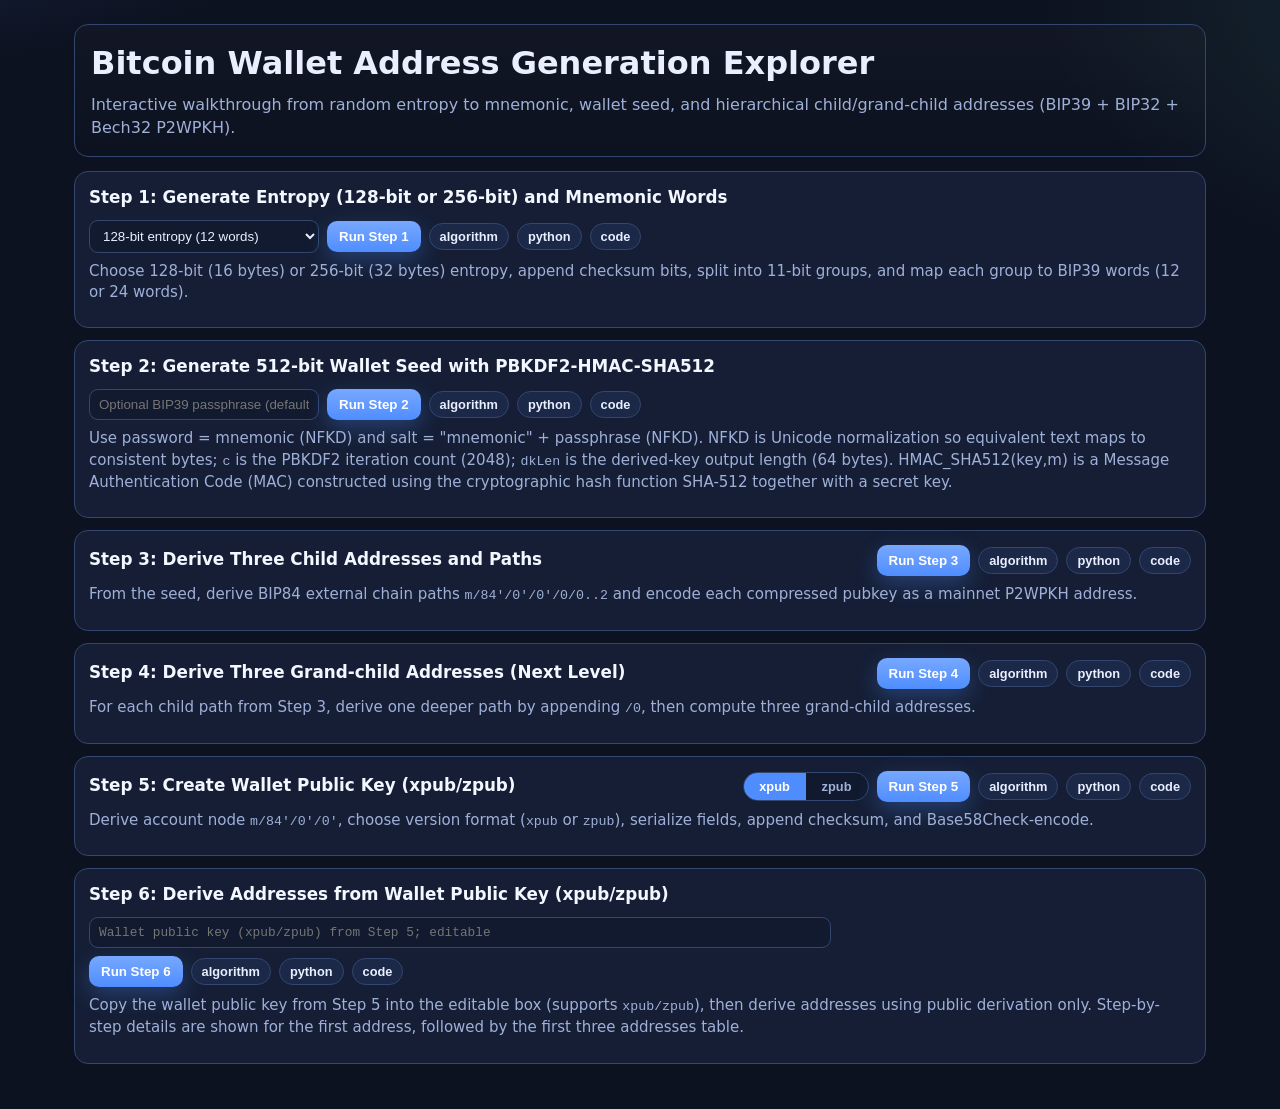
<file: btc-wallet-generation.html>
<!doctype html>
<html lang="en">
<head>
  <meta charset="UTF-8" />
  <meta name="viewport" content="width=device-width, initial-scale=1.0" />
  <title>Bitcoin Wallet Address Generation Explorer</title>
  <style>
    :root {
      --bg: #0d1220;
      --panel: #151e35;
      --panel-2: #1b2847;
      --line: #33466f;
      --text: #e9efff;
      --muted: #9fb0d8;
      --accent: #4f8dff;
      --accent-2: #77a8ff;
      --ok: #31c46a;
      --warn: #f2b43f;
    }

    * { box-sizing: border-box; }

    body {
      margin: 0;
      font-family: "IBM Plex Sans", "Segoe UI", system-ui, sans-serif;
      color: var(--text);
      background:
        radial-gradient(1200px 500px at -20% -20%, rgba(79, 141, 255, 0.28), transparent 60%),
        radial-gradient(900px 500px at 120% 0%, rgba(84, 199, 165, 0.15), transparent 55%),
        var(--bg);
      line-height: 1.42;
    }

    main {
      max-width: 1160px;
      margin: 0 auto;
      padding: 24px 14px 48px;
    }

    .hero {
      border: 1px solid var(--line);
      background: linear-gradient(180deg, rgba(255,255,255,0.02), rgba(255,255,255,0));
      border-radius: 14px;
      padding: 16px;
      margin-bottom: 14px;
    }

    h1 {
      margin: 0 0 8px;
      font-size: clamp(1.3rem, 2.6vw, 2rem);
    }

    p { margin: 0; color: var(--muted); }

    .step {
      border: 1px solid var(--line);
      background: var(--panel);
      border-radius: 14px;
      padding: 14px;
      margin-top: 12px;
    }

    .step-head {
      display: flex;
      flex-wrap: wrap;
      gap: 10px;
      align-items: center;
      justify-content: space-between;
      margin-bottom: 8px;
    }

    .step-title {
      margin: 0;
      font-size: 1.05rem;
      color: #f3f7ff;
    }

    .step-tools {
      display: flex;
      flex-wrap: wrap;
      gap: 8px;
      align-items: center;
    }

    .run-btn {
      border: 0;
      border-radius: 10px;
      color: white;
      background: linear-gradient(180deg, var(--accent-2), var(--accent));
      padding: 8px 12px;
      font-weight: 700;
      cursor: pointer;
      box-shadow: 0 8px 22px rgba(79, 141, 255, 0.3);
    }

    .run-btn[disabled] {
      opacity: 0.6;
      cursor: wait;
    }

    .mini-link {
      border: 1px solid var(--line);
      border-radius: 999px;
      color: var(--text);
      background: var(--panel-2);
      padding: 5px 10px;
      font-size: 0.8rem;
      font-weight: 700;
      cursor: pointer;
    }

    .format-tabs {
      display: inline-flex;
      border: 1px solid var(--line);
      border-radius: 999px;
      overflow: hidden;
      background: #10192e;
    }

    .format-tab {
      border: 0;
      background: transparent;
      color: var(--muted);
      padding: 6px 10px;
      font-size: 0.8rem;
      font-weight: 700;
      cursor: pointer;
      min-width: 62px;
    }

    .format-tab.active {
      background: var(--accent);
      color: #ffffff;
    }

    .step-note {
      margin-top: 4px;
      margin-bottom: 10px;
      color: var(--muted);
      font-size: 0.94rem;
    }

    .result {
      border: 1px solid #2f3f64;
      background: #11192d;
      border-radius: 10px;
      padding: 10px;
      margin-top: 8px;
    }

    .result h4 {
      margin: 0 0 6px;
      font-size: 0.93rem;
      color: #dce8ff;
      letter-spacing: 0.01em;
    }

    .kv {
      margin: 0;
      font-family: "IBM Plex Mono", ui-monospace, Menlo, monospace;
      font-size: 0.82rem;
      color: #d6e3ff;
      white-space: pre-wrap;
      word-break: break-all;
    }

    .mono {
      font-family: "IBM Plex Mono", ui-monospace, Menlo, monospace;
      font-size: 0.83rem;
      white-space: pre-wrap;
      word-break: break-all;
    }

    table {
      width: 100%;
      border-collapse: collapse;
      font-size: 0.84rem;
      margin-top: 6px;
      overflow: hidden;
      border-radius: 8px;
    }

    th, td {
      border: 1px solid #304064;
      padding: 7px;
      text-align: left;
      vertical-align: top;
      word-break: break-word;
    }

    th {
      background: #1a2746;
      color: #dce7ff;
      font-weight: 700;
    }

    td {
      background: #121b31;
      color: #ceddff;
      font-family: "IBM Plex Mono", ui-monospace, Menlo, monospace;
      font-size: 0.8rem;
    }

    .status {
      margin-top: 8px;
      color: var(--warn);
      font-size: 0.88rem;
    }

    .status.ok { color: var(--ok); }

    .inline-input {
      border: 1px solid var(--line);
      border-radius: 9px;
      padding: 7px 9px;
      background: #121a2f;
      color: var(--text);
      min-width: 230px;
    }

    .xpub-input {
      min-width: 420px;
      width: min(820px, 100%);
      font-family: "IBM Plex Mono", ui-monospace, Menlo, monospace;
      font-size: 0.8rem;
    }

    .mnemonic-input {
      width: 100%;
      min-height: 88px;
      resize: vertical;
      border: 1px solid var(--line);
      border-radius: 9px;
      padding: 8px 10px;
      background: #0f172b;
      color: var(--text);
      font-family: "IBM Plex Mono", ui-monospace, Menlo, monospace;
      font-size: 0.83rem;
      line-height: 1.4;
    }

    .result-note {
      margin: 0 0 8px;
      color: var(--muted);
      font-size: 0.88rem;
    }

    details {
      margin-top: 8px;
      border: 1px solid #2f3f64;
      border-radius: 8px;
      overflow: hidden;
    }

    summary {
      cursor: pointer;
      background: #18233f;
      padding: 8px 10px;
      color: #dce7ff;
      font-weight: 700;
      font-size: 0.86rem;
    }

    details .mono {
      margin: 0;
      padding: 10px;
      background: #10182c;
      max-height: 360px;
      overflow: auto;
    }

    .modal.hidden { display: none; }

    .modal {
      position: fixed;
      inset: 0;
      background: rgba(4, 8, 18, 0.85);
      display: flex;
      align-items: center;
      justify-content: center;
      padding: 16px;
      z-index: 999;
    }

    .modal-card {
      width: min(980px, 100%);
      max-height: 86vh;
      overflow: auto;
      border: 1px solid var(--line);
      border-radius: 12px;
      background: #10182b;
      padding: 12px;
    }

    .modal-head {
      display: flex;
      align-items: center;
      justify-content: space-between;
      gap: 10px;
      margin-bottom: 8px;
    }

    .modal-head h3 {
      margin: 0;
      font-size: 1rem;
    }

    .modal-actions {
      display: flex;
      gap: 8px;
    }

    .modal-actions button {
      border: 1px solid var(--line);
      background: var(--panel-2);
      color: var(--text);
      border-radius: 8px;
      padding: 6px 10px;
      cursor: pointer;
      font-weight: 700;
      font-size: 0.8rem;
    }

    .modal pre {
      margin: 0;
      white-space: pre-wrap;
      word-break: break-word;
      background: #0f1729;
      border: 1px solid #2a3a60;
      border-radius: 8px;
      padding: 10px;
      font-family: "IBM Plex Mono", ui-monospace, Menlo, monospace;
      font-size: 0.8rem;
      line-height: 1.42;
      color: #d8e5ff;
    }

    @media (max-width: 860px) {
      .step-head { align-items: flex-start; }
      .step-tools { width: 100%; }
      .inline-input { width: 100%; }
    }
  </style>
</head>
<body>
  <main>
    <section class="hero">
      <h1>Bitcoin Wallet Address Generation Explorer</h1>
      <p>
        Interactive walkthrough from random entropy to mnemonic, wallet seed, and hierarchical child/grand-child addresses (BIP39 + BIP32 + Bech32 P2WPKH).
      </p>
    </section>

    <section class="step" id="step1">
      <div class="step-head">
        <h2 class="step-title">Step 1: Generate Entropy (128-bit or 256-bit) and Mnemonic Words</h2>
        <div class="step-tools">
          <select id="entropyBits" class="inline-input" aria-label="Entropy size">
            <option value="128" selected>128-bit entropy (12 words)</option>
            <option value="256">256-bit entropy (24 words)</option>
          </select>
          <button class="run-btn" id="runStep1">Run Step 1</button>
          <button class="mini-link" data-step="step1" data-type="algorithm">algorithm</button>
          <button class="mini-link" data-step="step1" data-type="python">python</button>
          <button class="mini-link" data-step="step1" data-type="code">code</button>
        </div>
      </div>
      <p class="step-note">Choose 128-bit (16 bytes) or 256-bit (32 bytes) entropy, append checksum bits, split into 11-bit groups, and map each group to BIP39 words (12 or 24 words).</p>
      <div id="step1Result"></div>
      <div class="status" id="step1Status"></div>
    </section>

    <section class="step" id="step2">
      <div class="step-head">
        <h2 class="step-title">Step 2: Generate 512-bit Wallet Seed with PBKDF2-HMAC-SHA512</h2>
        <div class="step-tools">
          <input id="passphrase" class="inline-input" placeholder="Optional BIP39 passphrase (default empty)" />
          <button class="run-btn" id="runStep2">Run Step 2</button>
          <button class="mini-link" data-step="step2" data-type="algorithm">algorithm</button>
          <button class="mini-link" data-step="step2" data-type="python">python</button>
          <button class="mini-link" data-step="step2" data-type="code">code</button>
        </div>
      </div>
      <p class="step-note">Use password = mnemonic (NFKD) and salt = "mnemonic" + passphrase (NFKD). NFKD is Unicode normalization so equivalent text maps to consistent bytes; <span class="mono">c</span> is the PBKDF2 iteration count (2048); <span class="mono">dkLen</span> is the derived-key output length (64 bytes). HMAC_SHA512(key,m) is a Message Authentication Code (MAC) constructed using the cryptographic hash function SHA-512 together with a secret key.</p>
      <div id="step2Result"></div>
      <div class="status" id="step2Status"></div>
    </section>

    <section class="step" id="step3">
      <div class="step-head">
        <h2 class="step-title">Step 3: Derive Three Child Addresses and Paths</h2>
        <div class="step-tools">
          <button class="run-btn" id="runStep3">Run Step 3</button>
          <button class="mini-link" data-step="step3" data-type="algorithm">algorithm</button>
          <button class="mini-link" data-step="step3" data-type="python">python</button>
          <button class="mini-link" data-step="step3" data-type="code">code</button>
        </div>
      </div>
      <p class="step-note">From the seed, derive BIP84 external chain paths <span class="mono">m/84'/0'/0'/0/0..2</span> and encode each compressed pubkey as a mainnet P2WPKH address.</p>
      <div id="step3Result"></div>
      <div class="status" id="step3Status"></div>
    </section>

    <section class="step" id="step4">
      <div class="step-head">
        <h2 class="step-title">Step 4: Derive Three Grand-child Addresses (Next Level)</h2>
        <div class="step-tools">
          <button class="run-btn" id="runStep4">Run Step 4</button>
          <button class="mini-link" data-step="step4" data-type="algorithm">algorithm</button>
          <button class="mini-link" data-step="step4" data-type="python">python</button>
          <button class="mini-link" data-step="step4" data-type="code">code</button>
        </div>
      </div>
      <p class="step-note">For each child path from Step 3, derive one deeper path by appending <span class="mono">/0</span>, then compute three grand-child addresses.</p>
      <div id="step4Result"></div>
      <div class="status" id="step4Status"></div>
    </section>

    <section class="step" id="step5">
      <div class="step-head">
        <h2 class="step-title">Step 5: Create Wallet Public Key (xpub/zpub)</h2>
        <div class="step-tools">
          <div class="format-tabs" role="tablist" aria-label="Public key format">
            <button id="formatXpub" class="format-tab active" type="button" role="tab" aria-selected="true">xpub</button>
            <button id="formatZpub" class="format-tab" type="button" role="tab" aria-selected="false">zpub</button>
          </div>
          <button class="run-btn" id="runStep5">Run Step 5</button>
          <button class="mini-link" data-step="step5" data-type="algorithm">algorithm</button>
          <button class="mini-link" data-step="step5" data-type="python">python</button>
          <button class="mini-link" data-step="step5" data-type="code">code</button>
        </div>
      </div>
      <p class="step-note">Derive account node <span class="mono">m/84'/0'/0'</span>, choose version format (<span class="mono">xpub</span> or <span class="mono">zpub</span>), serialize fields, append checksum, and Base58Check-encode.</p>
      <div id="step5Result"></div>
      <div class="status" id="step5Status"></div>
    </section>

    <section class="step" id="step6">
      <div class="step-head">
        <h2 class="step-title">Step 6: Derive Addresses from Wallet Public Key (xpub/zpub)</h2>
        <div class="step-tools">
          <input id="walletPubInput" class="inline-input xpub-input" placeholder="Wallet public key (xpub/zpub) from Step 5; editable" />
          <button class="run-btn" id="runStep6">Run Step 6</button>
          <button class="mini-link" data-step="step6" data-type="algorithm">algorithm</button>
          <button class="mini-link" data-step="step6" data-type="python">python</button>
          <button class="mini-link" data-step="step6" data-type="code">code</button>
        </div>
      </div>
      <p class="step-note">Copy the wallet public key from Step 5 into the editable box (supports <span class="mono">xpub/zpub</span>), then derive addresses using public derivation only. Step-by-step details are shown for the first address, followed by the first three addresses table.</p>
      <div id="step6Result"></div>
      <div class="status" id="step6Status"></div>
    </section>
  </main>

  <div class="modal hidden" id="popup" role="dialog" aria-modal="true" aria-labelledby="popupTitle">
    <div class="modal-card">
      <div class="modal-head">
        <h3 id="popupTitle"></h3>
        <div class="modal-actions">
          <button id="popupCopy" type="button">copy</button>
          <button id="popupClose" type="button">Close</button>
        </div>
      </div>
      <pre id="popupBody"></pre>
    </div>
  </div>

  <script type="module">
    import { sha256 } from "https://esm.sh/@noble/hashes@1.5.0/sha256";
    import { sha512 } from "https://esm.sh/@noble/hashes@1.5.0/sha512";
    import { hmac } from "https://esm.sh/@noble/hashes@1.5.0/hmac";
    import { ripemd160 } from "https://esm.sh/@noble/hashes@1.5.0/ripemd160";
    import { wordlist } from "https://esm.sh/@scure/bip39@1.3.0/wordlists/english";
    import { HDKey } from "https://esm.sh/@scure/bip32@1.4.0";
    import { bech32 } from "https://esm.sh/@scure/base@1.1.6";

    const encoder = new TextEncoder();

    const state = {
      entropy: null,
      entropyBits: 128,
      pubFormat: "xpub",
      mnemonic: "",
      checksumBits: "",
      mnemonicTable: [],
      seed: null,
      seedHex: "",
      pbkdf2Lines: [],
      pbkdf2Meta: null,
      firstChildDetails: null,
      firstGrandchildDetails: null,
      xpubDetails: null,
      xpubAddressDetails: null,
      children: [],
      grandchildren: []
    };

    const snippets = {
      step1: {
        algorithm: `BIP39 Mnemonic (128-bit entropy)

entropy(128) = random 16 bytes
checksum = SHA256(entropy)[0:4 bits]
stream = entropy || checksum  (132 bits)
split stream into 12 groups of 11 bits
each 11-bit value -> index in BIP39 English wordlist
join 12 words with spaces -> mnemonic`,
        python: `# Step 1 - Entropy -> BIP39 mnemonic (128-bit)
import os, hashlib
from mnemonic import Mnemonic

entropy = os.urandom(16)  # 128 bits
mnemo = Mnemonic("english")
words = mnemo.to_mnemonic(entropy)

print("entropy:", entropy.hex())
print("mnemonic:", words)

# Manual checksum bits (4 bits for 128-bit entropy)
entropy_bits = ''.join(f'{b:08b}' for b in entropy)
checksum_bits = f'{hashlib.sha256(entropy).digest()[0]:08b}'[:4]
print("checksum_bits:", checksum_bits)
print("combined_len:", len(entropy_bits + checksum_bits))`,
        code: `// Bitcoin Core note for Step 1:
// Bitcoin Core does NOT implement BIP39 mnemonic generation.
// It uses cryptographic randomness and HD seeds directly.

// src/random.h / src/random.cpp (conceptual usage)
void GetStrongRandBytes(Span<unsigned char> bytes);

// Wallet seed creation is performed without BIP39 words.
// Mnemonic handling is typically done by external wallet software.`
      },
      step2: {
        algorithm: `BIP39 Seed via PBKDF2-HMAC-SHA512

password = NFKD(mnemonic)
salt = NFKD("mnemonic" + passphrase)
params: c=2048, dkLen=64, PRF=HMAC-SHA512

for block i=1:
  U1 = PRF(password, salt || INT_32_BE(1))
  U2 = PRF(password, U1)
  ...
  U2048 = PRF(password, U2047)
  T1 = U1 XOR U2 XOR ... XOR U2048

seed = T1 (64 bytes = 512 bits)`,
        python: `# Step 2 - PBKDF2 detailed computation (single block)
import hashlib, hmac, unicodedata

mnemonic = "abandon abandon abandon abandon abandon abandon abandon abandon abandon abandon abandon about"
passphrase = ""

P = unicodedata.normalize("NFKD", mnemonic).encode()
S = unicodedata.normalize("NFKD", "mnemonic" + passphrase).encode()

c = 2048
u = hmac.new(P, S + (1).to_bytes(4, "big"), hashlib.sha512).digest()
t = bytearray(u)
print("U0001:", u.hex())

for j in range(2, c + 1):
    u = hmac.new(P, u, hashlib.sha512).digest()
    t = bytearray(a ^ b for a, b in zip(t, u))
    print(f"U{j:04d}:", u.hex())

seed = bytes(t)
print("seed:", seed.hex())`,
        code: `// Bitcoin Core note for Step 2:
// Bitcoin Core does NOT use BIP39 PBKDF2 for wallet seed creation.
// It stores/uses HD seeds directly in wallet internals.

// Closest relevant HD operation in Core is BIP32 seed handling:
// src/pubkey.cpp
void CExtKey::SetSeed(Span<const unsigned char> seed) {
    static const unsigned char hashkey[] = {'B','i','t','c','o','i','n',' ','s','e','e','d'};
    uint512 I = CHMAC_SHA512(hashkey, sizeof(hashkey))
                  .Write(seed.data(), seed.size())
                  .Finalize();
    // ... split into private key + chain code
}`
      },
      step3: {
        algorithm: `BIP32/BIP84 Child Derivation

input: seed (512 bits)
master = BIP32 master key from seed
account external branch = m/84'/0'/0'/0
children = index 0,1,2

for each child:
  node = derive(path)
  pubkey = compressed secp256k1 public key (33 bytes)
  pkh20 = RIPEMD160(SHA256(pubkey))
  addr = Bech32("bc", witness_version=0, program=pkh20)
output: 3 child addresses + paths`,
        python: `# Step 3 - Derive three child addresses (BIP84 P2WPKH)
from bip32utils import BIP32Key
import hashlib, bech32

seed_hex = "<64-byte-seed-hex>"
seed = bytes.fromhex(seed_hex)
root = BIP32Key.fromEntropy(seed)

paths = ["m/84'/0'/0'/0/0", "m/84'/0'/0'/0/1", "m/84'/0'/0'/0/2"]

for path in paths:
    node = root
    for p in path.split('/')[1:]:
        hardened = p.endswith("'")
        idx = int(p.rstrip("'"))
        node = node.ChildKey(idx + (0x80000000 if hardened else 0))
    pub = node.PublicKey()
    h160 = hashlib.new('ripemd160', hashlib.sha256(pub).digest()).digest()
    words = bech32.convertbits(h160, 8, 5)
    addr = bech32.bech32_encode('bc', [0] + words)
    print(path, addr)`,
        code: `// Bitcoin Core - BIP32 derivation core
// src/pubkey.cpp

void CExtKey::SetSeed(Span<const unsigned char> seed) {
    static const unsigned char hashkey[] = {'B','i','t','c','o','i','n',' ','s','e','e','d'};
    uint512 I = CHMAC_SHA512(hashkey, sizeof(hashkey))
                  .Write(seed.data(), seed.size())
                  .Finalize();
    key.Set(I.begin(), I.begin() + 32, true);
    memcpy(chaincode.begin(), I.begin() + 32, 32);
}

bool CExtKey::Derive(CExtKey& out, unsigned int nChild) const {
    // CKDpriv with hardened/non-hardened branches
    // HMAC-SHA512(chaincode, data), then split IL/IR
    // child_key = (IL + parent_key) mod n
    // child_chaincode = IR
}

// Address encoding (bech32 for segwit) is handled elsewhere in script/address code.`
      },
      step4: {
        algorithm: `Next-Level Grand-child Derivation

from each child path in Step 3:
  child path:     m/84'/0'/0'/0/i
  grandchild path m/84'/0'/0'/0/i/0

derive three nodes at next depth
for each node:
  compressed pubkey -> HASH160
  encode as bech32 v0 P2WPKH address`,
        python: `# Step 4 - Derive one deeper level for each Step 3 child
# Example resulting paths:
# m/84'/0'/0'/0/0/0
# m/84'/0'/0'/0/1/0
# m/84'/0'/0'/0/2/0
#
# Derivation mechanics are identical to Step 3.
# Just append '/0' and compute address from each derived pubkey.`,
        code: `// Bitcoin Core derivation depth change is still CExtKey::Derive.
// Repeating Derive() one more time moves to next tree level.

// Conceptually:
// child = Derive(parent, i)
// grandchild = Derive(child, 0)
//
// Each additional Derive call advances one level in the BIP32 tree.`
      },
      step5: {
        algorithm: `Create BIP32 Extended Public Key for account path m/84'/0'/0'

account_node = CKDpriv(m, 84') -> CKDpriv(..., 0') -> CKDpriv(..., 0')
parent_node = m/84'/0'
choose version:
  xpub -> 0488B21E
  zpub -> 04B24746

serialize 78 bytes:
  version(4)=selected above
  depth(1)=03
  parent_fingerprint(4)=HASH160(parent_pubkey)[0:4]
  child_number(4)=80000000
  chain_code(32)=account_chain_code
  key_data(33)=account_compressed_pubkey

checksum = SHA256(SHA256(serialized))[0:4]
extended_public_key = Base58Encode(serialized || checksum)`,
        python: `# Step 5 - Build xpub manually (Base58Check)
import hmac, hashlib
from bip32utils import BIP32Key

seed = bytes.fromhex("<seed_hex>")
root = BIP32Key.fromEntropy(seed)
acct = root.ChildKey(84 + 0x80000000).ChildKey(0 + 0x80000000).ChildKey(0 + 0x80000000)
parent = root.ChildKey(84 + 0x80000000).ChildKey(0 + 0x80000000)
fmt = "xpub"  # or "zpub"
version = bytes.fromhex("0488B21E" if fmt == "xpub" else "04B24746")

depth = bytes([3])
parent_fp = hashlib.new("ripemd160", hashlib.sha256(parent.PublicKey()).digest()).digest()[:4]
child_num = (0x80000000).to_bytes(4, "big")
chain_code = acct.C
key_data = acct.PublicKey()

payload = version + depth + parent_fp + child_num + chain_code + key_data
checksum = hashlib.sha256(hashlib.sha256(payload).digest()).digest()[:4]
full = payload + checksum

alphabet = "123456789ABCDEFGHJKLMNPQRSTUVWXYZabcdefghijkmnopqrstuvwxyz"
n = int.from_bytes(full, "big")
s = ""
while n > 0:
    n, r = divmod(n, 58)
    s = alphabet[r] + s
pad = 0
for b in full:
    if b == 0:
        pad += 1
    else:
        break
extpub = "1" * pad + s
print(fmt + ":", extpub)`,
        code: `// Bitcoin Core xpub serialization path (conceptual):
// src/pubkey.h / src/pubkey.cpp
// CExtPubKey::Encode(unsigned char code[BIP32_EXTKEY_SIZE]) const
//
// Layout:
// [4-byte version] [1-byte depth] [4-byte parent fingerprint]
// [4-byte child number] [32-byte chain code] [33-byte compressed pubkey]
//
// Base58Check encoding is then applied by key-encoding utilities
// (version/prefix depends on network and key type).`
      },
      step6: {
        algorithm: `Derive Addresses from xpub/zpub (Public Derivation Only)

input: account extended public key (xpub or zpub) at m/84'/0'/0'
decode Base58Check -> 78-byte payload
parse fields: version, depth, parent fingerprint, child number, chain code, key data
normalize payload to xpub/zpub-compatible version for generic CKDpub libraries

CKDpub for external chain:
  m/0 : data = parent_pubkey || index(0)
        I = HMAC_SHA512(parent_chain_code, data), split IL/IR
        child_pubkey = point(parse256(IL)) + parent_pubkey
        child_chain = IR

CKDpub for first address:
  m/0/0 with same formula
  witness_program = HASH160(compressed_pubkey)
  address = Bech32("bc", v0, witness_program)

repeat m/0/1, m/0/2, m/0/3 for 3 more addresses`,
        python: `# Step 6 - Derive addresses from account xpub/zpub
import hmac, hashlib
from bip32utils import BIP32Key
import bech32

extpub = "<account_xpub/zpub>"
acct = BIP32Key.fromExtendedKey(extpub)   # public only
external = acct.ChildKey(0)             # m/.../0

def to_p2wpkh(pubkey33: bytes) -> str:
    h160 = hashlib.new("ripemd160", hashlib.sha256(pubkey33).digest()).digest()
    words = bech32.convertbits(h160, 8, 5)
    return bech32.bech32_encode("bc", [0] + words)

first = external.ChildKey(0)            # m/.../0/0
print("first:", to_p2wpkh(first.PublicKey()))

for i in [1, 2, 3]:
    node = external.ChildKey(i)
    print(i, to_p2wpkh(node.PublicKey()))`,
        code: `// Bitcoin Core concept for Step 6:
// CExtPubKey supports non-hardened child derivation only (CKDpub).
// Hardened paths require private key; public derivation uses:
//   data = serP(pubkey) || ser32(index)
//   I = HMAC-SHA512(chaincode, data)
//   child_pub = parse256(IL)*G + parent_pub
//   child_chain = IR
//
// Address encoding to Bech32 segwit v0 is then done from HASH160(pubkey).`
      }
    };

    const runStep1Btn = document.getElementById("runStep1");
    const runStep2Btn = document.getElementById("runStep2");
    const runStep3Btn = document.getElementById("runStep3");
    const runStep4Btn = document.getElementById("runStep4");
    const runStep5Btn = document.getElementById("runStep5");
    const runStep6Btn = document.getElementById("runStep6");
    const formatXpubBtn = document.getElementById("formatXpub");
    const formatZpubBtn = document.getElementById("formatZpub");

    const step1Result = document.getElementById("step1Result");
    const step2Result = document.getElementById("step2Result");
    const step3Result = document.getElementById("step3Result");
    const step4Result = document.getElementById("step4Result");
    const step5Result = document.getElementById("step5Result");
    const step6Result = document.getElementById("step6Result");

    const step1Status = document.getElementById("step1Status");
    const step2Status = document.getElementById("step2Status");
    const step3Status = document.getElementById("step3Status");
    const step4Status = document.getElementById("step4Status");
    const step5Status = document.getElementById("step5Status");
    const step6Status = document.getElementById("step6Status");

    const entropyBitsSelect = document.getElementById("entropyBits");
    const passphraseInput = document.getElementById("passphrase");
    const walletPubInput = document.getElementById("walletPubInput");

    const popup = document.getElementById("popup");
    const popupTitle = document.getElementById("popupTitle");
    const popupBody = document.getElementById("popupBody");
    const popupCopy = document.getElementById("popupCopy");
    const popupClose = document.getElementById("popupClose");

    let popupText = "";
    const HARDENED_OFFSET = 0x80000000;
    const SECP256K1_N = BigInt("0xFFFFFFFFFFFFFFFFFFFFFFFFFFFFFFFEBAAEDCE6AF48A03BBFD25E8CD0364141");
    const XPUB_VERSION = fromHex("0488b21e");
    const ZPUB_VERSION = fromHex("04b24746");

    function setStatus(el, text, ok = false) {
      el.textContent = text;
      el.classList.toggle("ok", ok);
    }

    function setPubFormat(format) {
      const next = format === "zpub" ? "zpub" : "xpub";
      const changed = state.pubFormat !== next;
      state.pubFormat = next;
      if (formatXpubBtn && formatZpubBtn) {
        const xActive = next === "xpub";
        formatXpubBtn.classList.toggle("active", xActive);
        formatZpubBtn.classList.toggle("active", !xActive);
        formatXpubBtn.setAttribute("aria-selected", xActive ? "true" : "false");
        formatZpubBtn.setAttribute("aria-selected", xActive ? "false" : "true");
      }
      if (changed) {
        state.xpubDetails = null;
        state.xpubAddressDetails = null;
        step5Result.innerHTML = "";
        step6Result.innerHTML = "";
        if (walletPubInput) walletPubInput.value = "";
        setStatus(step5Status, `Format changed to ${next}. Run Step 5 to regenerate wallet public key.`);
        setStatus(step6Status, "");
      }
    }

    function toHex(bytes) {
      return Array.from(bytes, b => b.toString(16).padStart(2, "0")).join("");
    }

    function fromHex(hex) {
      const clean = hex.toLowerCase();
      if (clean.length % 2 !== 0) throw new Error("Invalid hex length");
      const out = new Uint8Array(clean.length / 2);
      for (let i = 0; i < out.length; i += 1) {
        out[i] = parseInt(clean.slice(i * 2, i * 2 + 2), 16);
      }
      return out;
    }

    function concatBytes(...parts) {
      const total = parts.reduce((n, p) => n + p.length, 0);
      const out = new Uint8Array(total);
      let offset = 0;
      for (const p of parts) {
        out.set(p, offset);
        offset += p.length;
      }
      return out;
    }

    function indexTo4BytesBE(index) {
      return new Uint8Array([
        (index >>> 24) & 0xff,
        (index >>> 16) & 0xff,
        (index >>> 8) & 0xff,
        index & 0xff
      ]);
    }

    function bytesToBigInt(bytes) {
      return BigInt(`0x${toHex(bytes)}`);
    }

    function bigIntTo32Bytes(num) {
      const hex = num.toString(16).padStart(64, "0");
      const out = new Uint8Array(32);
      for (let i = 0; i < 32; i += 1) {
        out[i] = parseInt(hex.slice(i * 2, i * 2 + 2), 16);
      }
      return out;
    }

    function hash160(bytes) {
      return ripemd160(sha256(bytes));
    }

    function doubleSha256(bytes) {
      return sha256(sha256(bytes));
    }

    function hex32(index) {
      return `0x${index.toString(16).padStart(8, "0")}`;
    }

    function baseHex(index) {
      return `0x${index.toString(16)}`;
    }

    function base58Encode(bytes) {
      const alphabet = "123456789ABCDEFGHJKLMNPQRSTUVWXYZabcdefghijkmnopqrstuvwxyz";
      let x = bytesToBigInt(bytes);
      let out = "";
      while (x > 0n) {
        const mod = Number(x % 58n);
        out = alphabet[mod] + out;
        x /= 58n;
      }
      let leading = 0;
      for (const b of bytes) {
        if (b === 0) {
          leading += 1;
        } else {
          break;
        }
      }
      return `${"1".repeat(leading)}${out || "1"}`;
    }

    function equalBytes(a, b) {
      if (a.length !== b.length) return false;
      for (let i = 0; i < a.length; i += 1) {
        if (a[i] !== b[i]) return false;
      }
      return true;
    }

    function base58Decode(text) {
      const alphabet = "123456789ABCDEFGHJKLMNPQRSTUVWXYZabcdefghijkmnopqrstuvwxyz";
      const map = new Map(Array.from(alphabet).map((ch, i) => [ch, i]));
      let x = 0n;
      for (const ch of text) {
        const n = map.get(ch);
        if (n === undefined) throw new Error(`Invalid Base58 character: ${ch}`);
        x = x * 58n + BigInt(n);
      }
      const bytes = [];
      while (x > 0n) {
        bytes.push(Number(x & 0xffn));
        x >>= 8n;
      }
      bytes.reverse();
      let leading = 0;
      for (const ch of text) {
        if (ch === "1") leading += 1;
        else break;
      }
      return new Uint8Array([...new Uint8Array(leading), ...bytes]);
    }

    function buildFirstChildDetails(root, seedBytes) {
      const masterI = hmac(sha512, encoder.encode("Bitcoin seed"), seedBytes);
      const masterIL = masterI.slice(0, 32);
      const masterIR = masterI.slice(32);
      const stages = [
        { parentPath: "m", childPath: "m/84'", index: HARDENED_OFFSET + 84 },
        { parentPath: "m/84'", childPath: "m/84'/0'", index: HARDENED_OFFSET + 0 },
        { parentPath: "m/84'/0'", childPath: "m/84'/0'/0'", index: HARDENED_OFFSET + 0 },
        { parentPath: "m/84'/0'/0'", childPath: "m/84'/0'/0'/0", index: 0 },
        { parentPath: "m/84'/0'/0'/0", childPath: "m/84'/0'/0'/0/0", index: 0 }
      ];

      const nodes = { m: root };
      for (const stage of stages) {
        nodes[stage.childPath] = root.derive(stage.childPath);
      }

      const stepDetails = stages.map(stage => {
        const parent = nodes[stage.parentPath];
        const child = nodes[stage.childPath];
        const indexBytes = indexTo4BytesBE(stage.index);
        const hardened = stage.index >= HARDENED_OFFSET;
        const baseIndex = hardened ? stage.index - HARDENED_OFFSET : stage.index;
        const indexExplain = hardened
          ? `index = base_index (${baseIndex}->${baseHex(baseIndex)}) + hardened_offset (0x80000000) = ${hex32(stage.index)}`
          : `index = base_index (${baseIndex}->${baseHex(baseIndex)}) + hardened_offset (0x00000000) = ${hex32(stage.index)}`;
        const data = hardened
          ? concatBytes(new Uint8Array([0x00]), parent.privateKey, indexBytes)
          : concatBytes(parent.publicKey, indexBytes);
        const I = hmac(sha512, parent.chainCode, data);
        const IL = I.slice(0, 32);
        const IR = I.slice(32);
        const childPrivCalc = (bytesToBigInt(IL) + bytesToBigInt(parent.privateKey)) % SECP256K1_N;
        const childPrivCalcHex = toHex(bigIntTo32Bytes(childPrivCalc));
        const childPrivHex = toHex(child.privateKey);
        const childChainHex = toHex(child.chainCode);
        const irHex = toHex(IR);
        return {
          parentPath: stage.parentPath,
          childPath: stage.childPath,
          indexExplain,
          indexHex: toHex(indexBytes),
          parentPrivHex: toHex(parent.privateKey),
          parentPubHex: toHex(parent.publicKey),
          parentChainHex: toHex(parent.chainCode),
          dataExpr: hardened
            ? "0x00 || parent_private_key || index"
            : "parent_compressed_pubkey || index",
          dataHex: toHex(data),
          iHex: toHex(I),
          ilHex: toHex(IL),
          irHex,
          childPrivCalcHex,
          childPrivHex,
          childChainHex,
          privMatches: childPrivCalcHex === childPrivHex,
          chainMatches: irHex === childChainHex
        };
      });

      const finalNode = nodes["m/84'/0'/0'/0/0"];
      const finalAddr = pubkeyToP2WPKH(finalNode.publicKey);
      return {
        seedHex: toHex(seedBytes),
        masterIHex: toHex(masterI),
        masterPrivHex: toHex(masterIL),
        masterChainHex: toHex(masterIR),
        rootPrivHex: toHex(root.privateKey),
        rootChainHex: toHex(root.chainCode),
        steps: stepDetails,
        finalPubHex: toHex(finalNode.publicKey),
        finalProgramHex: finalAddr.programHex,
        finalAddress: finalAddr.address
      };
    }

    function buildFirstGrandchildDetails(root) {
      const parentPath = "m/84'/0'/0'/0/0";
      const childPath = `${parentPath}/0`;
      const index = 0;
      const indexBytes = indexTo4BytesBE(index);
      const parentNode = root.derive(parentPath);
      const childNode = root.derive(childPath);
      const data = concatBytes(parentNode.publicKey, indexBytes);
      const I = hmac(sha512, parentNode.chainCode, data);
      const IL = I.slice(0, 32);
      const IR = I.slice(32);
      const childPrivCalc = (bytesToBigInt(IL) + bytesToBigInt(parentNode.privateKey)) % SECP256K1_N;
      const childPrivCalcHex = toHex(bigIntTo32Bytes(childPrivCalc));
      const childPrivHex = toHex(childNode.privateKey);
      const childChainHex = toHex(childNode.chainCode);
      const addr = pubkeyToP2WPKH(childNode.publicKey);
      return {
        parentPath,
        childPath,
        index,
        indexExplain: `index = base_index (${index}->${baseHex(index)}) + hardened_offset (0x00000000) = ${hex32(index)}`,
        indexHex: toHex(indexBytes),
        parentPrivHex: toHex(parentNode.privateKey),
        parentPubHex: toHex(parentNode.publicKey),
        parentChainHex: toHex(parentNode.chainCode),
        dataHex: toHex(data),
        iHex: toHex(I),
        ilHex: toHex(IL),
        irHex: toHex(IR),
        childPrivCalcHex,
        childPrivHex,
        childChainHex,
        privMatches: childPrivCalcHex === childPrivHex,
        chainMatches: toHex(IR) === childChainHex,
        finalPubHex: toHex(childNode.publicKey),
        finalProgramHex: addr.programHex,
        finalAddress: addr.address
      };
    }

    function buildXpubDetails(root, format = "xpub") {
      const accountPath = "m/84'/0'/0'";
      const parentPath = "m/84'/0'";
      const accountNode = root.derive(accountPath);
      const parentNode = root.derive(parentPath);

      const useZpub = format === "zpub";
      const version = useZpub ? ZPUB_VERSION : XPUB_VERSION;
      const depth = new Uint8Array([0x03]);
      const parentFingerprint = hash160(parentNode.publicKey).slice(0, 4);
      const childNumber = indexTo4BytesBE(HARDENED_OFFSET);
      const chainCode = accountNode.chainCode;
      const keyData = accountNode.publicKey;
      const payload = concatBytes(
        version,
        depth,
        parentFingerprint,
        childNumber,
        chainCode,
        keyData
      );
      const checksum = doubleSha256(payload).slice(0, 4);
      const full = concatBytes(payload, checksum);
      const extpub = base58Encode(full);

      return {
        format: useZpub ? "zpub" : "xpub",
        accountPath,
        parentPath,
        versionHex: toHex(version),
        depthHex: toHex(depth),
        parentFingerprintHex: toHex(parentFingerprint),
        childNumberHex: toHex(childNumber),
        chainCodeHex: toHex(chainCode),
        keyDataHex: toHex(keyData),
        payloadHex: toHex(payload),
        checksumHex: toHex(checksum),
        fullHex: toHex(full),
        extpub,
        xpubFromLibrary: accountNode.publicExtendedKey
      };
    }

    function buildAddressDetailsFromXpub(xpubText) {
      const inputExtpub = xpubText.trim();
      const decoded = base58Decode(inputExtpub);
      if (decoded.length !== 82) {
        throw new Error(`Decoded extended public key length is ${decoded.length} bytes (expected 82).`);
      }
      const payload = decoded.slice(0, 78);
      const checksum = decoded.slice(78);
      const checksumCalc = doubleSha256(payload).slice(0, 4);
      if (!equalBytes(checksum, checksumCalc)) {
        throw new Error("Base58Check checksum mismatch for wallet public key.");
      }

      const version = payload.slice(0, 4);
      const depth = payload.slice(4, 5);
      const parentFingerprint = payload.slice(5, 9);
      const childNumber = payload.slice(9, 13);
      const chainCode = payload.slice(13, 45);
      const keyData = payload.slice(45, 78);

      const versionHex = toHex(version);
      let inputFormat = "";
      if (versionHex === toHex(XPUB_VERSION)) inputFormat = "xpub";
      if (versionHex === toHex(ZPUB_VERSION)) inputFormat = "zpub";
      if (!inputFormat) {
        throw new Error(`Unsupported public key prefix/version: ${versionHex}. Use xpub/zpub.`);
      }

      const payloadAsXpub = concatBytes(XPUB_VERSION, payload.slice(4));
      const checksumAsXpub = doubleSha256(payloadAsXpub).slice(0, 4);
      const normalizedXpub = base58Encode(concatBytes(payloadAsXpub, checksumAsXpub));

      const accountNode = HDKey.fromExtendedKey(normalizedXpub);
      const externalNode = accountNode.deriveChild(0);
      const firstNode = externalNode.deriveChild(0);

      const idx0 = indexTo4BytesBE(0);
      const dataExternal = concatBytes(accountNode.publicKey, idx0);
      const iExternal = hmac(sha512, accountNode.chainCode, dataExternal);
      const ilExternal = iExternal.slice(0, 32);
      const irExternal = iExternal.slice(32);

      const dataFirst = concatBytes(externalNode.publicKey, idx0);
      const iFirst = hmac(sha512, externalNode.chainCode, dataFirst);
      const ilFirst = iFirst.slice(0, 32);
      const irFirst = iFirst.slice(32);

      const firstAddr = pubkeyToP2WPKH(firstNode.publicKey);
      const more = [1, 2, 3].map(i => {
        const node = externalNode.deriveChild(i);
        const addr = pubkeyToP2WPKH(node.publicKey);
        return {
          index: i,
          path: `m/0/${i}`,
          pubkeyHex: toHex(node.publicKey),
          programHex: addr.programHex,
          address: addr.address
        };
      });

      return {
        inputFormat,
        inputExtpub,
        normalizedXpub,
        decodedHex: toHex(decoded),
        payloadHex: toHex(payload),
        checksumHex: toHex(checksum),
        checksumCalcHex: toHex(checksumCalc),
        versionHex,
        depthHex: toHex(depth),
        parentFingerprintHex: toHex(parentFingerprint),
        childNumberHex: toHex(childNumber),
        chainCodeHex: toHex(chainCode),
        keyDataHex: toHex(keyData),
        accountPubHex: toHex(accountNode.publicKey),
        accountChainHex: toHex(accountNode.chainCode),
        externalDataHex: toHex(dataExternal),
        externalIHex: toHex(iExternal),
        externalILHex: toHex(ilExternal),
        externalIRHex: toHex(irExternal),
        externalPubHex: toHex(externalNode.publicKey),
        externalChainHex: toHex(externalNode.chainCode),
        externalChainMatch: toHex(irExternal) === toHex(externalNode.chainCode),
        firstDataHex: toHex(dataFirst),
        firstIHex: toHex(iFirst),
        firstILHex: toHex(ilFirst),
        firstIRHex: toHex(irFirst),
        firstPubHex: toHex(firstNode.publicKey),
        firstChainHex: toHex(firstNode.chainCode),
        firstChainMatch: toHex(irFirst) === toHex(firstNode.chainCode),
        firstProgramHex: firstAddr.programHex,
        firstAddress: firstAddr.address,
        more
      };
    }

    function bytesToBits(bytes) {
      return Array.from(bytes, b => b.toString(2).padStart(8, "0")).join("");
    }

    function randomBytes(size) {
      const out = new Uint8Array(size);
      crypto.getRandomValues(out);
      return out;
    }

    function entropyToMnemonicDetails(entropy) {
      const entropyBits = bytesToBits(entropy);
      const checksumLength = entropy.length * 8 / 32;
      const checksumBits = bytesToBits(sha256(entropy)).slice(0, checksumLength);
      const fullBits = entropyBits + checksumBits;
      const words = [];
      for (let i = 0; i < fullBits.length / 11; i += 1) {
        const chunk = fullBits.slice(i * 11, i * 11 + 11);
        const index = parseInt(chunk, 2);
        words.push({ index, bits: chunk, word: wordlist[index] });
      }
      return {
        checksumBits,
        words,
        mnemonic: words.map(w => w.word).join(" ")
      };
    }

    async function pbkdf2Block1Detailed(passwordBytes, saltBytes, rounds = 2048) {
      const blockIndex = new Uint8Array([0x00, 0x00, 0x00, 0x01]);
      let u = hmac(sha512, passwordBytes, concatBytes(saltBytes, blockIndex));
      const t = new Uint8Array(u);
      const u1Hex = toHex(u);
      let u2Hex = "";
      let u3Hex = "";
      let ucHex = u1Hex;
      const lines = [`U0001 = HMAC_SHA512(P, S || INT_32_BE(1)) = ${u1Hex}`];
      for (let i = 2; i <= rounds; i += 1) {
        u = hmac(sha512, passwordBytes, u);
        if (i === 2) u2Hex = toHex(u);
        if (i === 3) u3Hex = toHex(u);
        if (i === rounds) ucHex = toHex(u);
        for (let j = 0; j < t.length; j += 1) {
          t[j] ^= u[j];
        }
        const prev = String(i - 1).padStart(4, "0");
        lines.push(`U${String(i).padStart(4, "0")} = HMAC_SHA512(P, U${prev}) = ${toHex(u)}`);
        if (i % 128 === 0) {
          await new Promise(resolve => setTimeout(resolve, 0));
        }
      }
      return {
        blockIndexHex: toHex(blockIndex),
        u1Hex,
        u2Hex,
        u3Hex,
        ucHex,
        t,
        lines
      };
    }

    function pubkeyToP2WPKH(pubkeyCompressed) {
      const program = hash160(pubkeyCompressed);
      const words = bech32.toWords(program);
      const addr = bech32.encode("bc", [0, ...words]);
      return { programHex: toHex(program), address: addr };
    }

    function renderStep1() {
      if (!state.entropy) return;
      const tableRows = state.mnemonicTable.map((row, i) => `
        <tr>
          <td>${i + 1}</td>
          <td>${row.bits}</td>
          <td>${row.index}</td>
          <td>${row.word}</td>
        </tr>
      `).join("");

      step1Result.innerHTML = `
        <div class="result">
          <h4>Generated Data</h4>
          <div class="kv">entropy_bits = ${state.entropyBits}\nentropy = ${toHex(state.entropy)}\nchecksum_bits(${state.checksumBits.length}) = ${state.checksumBits}\nmnemonic_word_count = ${state.mnemonicTable.length}\nmnemonic = ${state.mnemonic}</div>
        </div>
        <div class="result">
          <h4>11-bit Group Mapping to Words</h4>
          <table>
            <thead><tr><th>#</th><th>11-bit group</th><th>index</th><th>word</th></tr></thead>
            <tbody>${tableRows}</tbody>
          </table>
        </div>
        <div class="result">
          <h4>Editable Mnemonic Used for Following Steps</h4>
          <p class="result-note">Modify mnemonic words here. After edit, Steps 2-5 are cleared and recomputed from this updated value.</p>
          <textarea id="mnemonicInput" class="mnemonic-input" spellcheck="false">${state.mnemonic}</textarea>
        </div>
      `;

      const mnemonicInput = document.getElementById("mnemonicInput");
      if (mnemonicInput) {
        mnemonicInput.addEventListener("change", () => {
          const cleaned = mnemonicInput.value.trim().toLowerCase().split(/\s+/).filter(Boolean).join(" ");
          state.mnemonic = cleaned;
          mnemonicInput.value = cleaned;
          resetAfterMnemonicUpdate();
          renderStep1();
          if (cleaned) {
            setStatus(step1Status, "Mnemonic updated manually. Step 2-6 cleared; run Step 2 again.", true);
          } else {
            setStatus(step1Status, "Mnemonic is empty. Enter words before running Step 2.");
          }
        });
      }
    }

    function resetAfterMnemonicUpdate() {
      state.seed = null;
      state.seedHex = "";
      state.pbkdf2Lines = [];
      state.pbkdf2Meta = null;
      state.firstChildDetails = null;
      state.firstGrandchildDetails = null;
      state.xpubDetails = null;
      state.xpubAddressDetails = null;
      state.children = [];
      state.grandchildren = [];
      step2Result.innerHTML = "";
      step3Result.innerHTML = "";
      step4Result.innerHTML = "";
      step5Result.innerHTML = "";
      step6Result.innerHTML = "";
      if (walletPubInput) walletPubInput.value = "";
      setStatus(step2Status, "");
      setStatus(step3Status, "");
      setStatus(step4Status, "");
      setStatus(step5Status, "");
      setStatus(step6Status, "");
    }

    function renderStep2() {
      if (!state.seed) return;
      const lineDump = state.pbkdf2Lines.join("\n");
      const summary = [
        `P_text = NFKD(mnemonic) = ${state.pbkdf2Meta.passwordText}`,
        `UTF-8 is a standard way to turn text characters into bytes.`,
        `P = UTF8(P_text) = ${state.pbkdf2Meta.passwordHex}`,
        `S_text = NFKD("mnemonic" + passphrase) = ${state.pbkdf2Meta.saltText}`,
        `S = UTF8(S_text) = ${state.pbkdf2Meta.saltHex}`,
        `block_index = INT_32_BE(1) = ${state.pbkdf2Meta.blockIndexHex}`,
        `c = 2048`,
        `dkLen = 64 bytes`,
        `U0001 = HMAC_SHA512(P, S || block_index) = ${state.pbkdf2Meta.u1Hex}`,
        `U0002 = HMAC_SHA512(P, U0001) = ${state.pbkdf2Meta.u2Hex}`,
        `U0003 = HMAC_SHA512(P, U0002) = ${state.pbkdf2Meta.u3Hex}`,
        `......`,
        `U2048 = ${state.pbkdf2Meta.ucHex}`,
        `T1 = U0001 XOR U0002 XOR ... XOR U2048 = ${state.seedHex}`,
        `seed_512 = PBKDF2_HMAC_SHA512(P, S, c, dkLen) = T1 = ${state.seedHex}`
      ].join("\n");
      step2Result.innerHTML = `
        <div class="result">
          <h4>PBKDF2 Inputs, Formulas, and Result</h4>
          <div class="kv">${summary}</div>
        </div>
        <details>
          <summary>PBKDF2 Internal Computations (all U1..U2048 values)</summary>
          <pre class="mono">${lineDump}</pre>
        </details>
      `;
    }

    function renderStep3() {
      if (!state.children.length) return;
      const detail = state.firstChildDetails;
      const detailSteps = detail ? detail.steps.map((step, i) => [
        `[${i + 1}] ${step.parentPath} -> ${step.childPath}`,
        step.indexExplain,
        `index = ${step.indexHex}`,
        `parent_private_key = ${step.parentPrivHex}`,
        `parent_compressed_pubkey = ${step.parentPubHex}`,
        `parent_chain_code = ${step.parentChainHex}`,
        `data = ${step.dataExpr}`,
        `data_hex = ${step.dataHex}`,
        `I = HMAC_SHA512(parent_chain_code, data) = ${step.iHex}`,
        `IL = ${step.ilHex}`,
        `IR = ${step.irHex}`,
        `child_private_key = (parse256(IL) + parent_private_key) mod n = ${step.childPrivCalcHex}`,
        `child_chain_code = IR = ${step.childChainHex}`,
        `matches_library_node = priv:${step.privMatches}, chain:${step.chainMatches}`
      ].join("\n")).join("\n\n") : "";
      const detailBlock = detail ? [
        `seed_512 = ${detail.seedHex}`,
        `I_master = HMAC_SHA512("Bitcoin seed", seed_512) = ${detail.masterIHex}`,
        `master_private_key = IL(I_master) = ${detail.masterPrivHex}`,
        `master_chain_code = IR(I_master) = ${detail.masterChainHex}`,
        `root_key_matches = priv:${detail.masterPrivHex === detail.rootPrivHex}, chain:${detail.masterChainHex === detail.rootChainHex}`,
        `index means the 4-byte big-endian serialized value used in HMAC input.`,
        "",
        detailSteps,
        "",
        `final_child_pubkey = ${detail.finalPubHex}`,
        `witness_program = RIPEMD160(SHA256(final_child_pubkey)) = ${detail.finalProgramHex}`,
        `address = Bech32("bc", [0] + convertbits(witness_program,8->5)) = ${detail.finalAddress}`
      ].join("\n") : "";
      const rows = state.children.map((c, i) => `
        <tr>
          <td>${i + 1}</td>
          <td>${c.path}</td>
          <td>${c.pubkeyHex}</td>
          <td>${c.programHex}</td>
          <td>${c.address}</td>
        </tr>
      `).join("");
      step3Result.innerHTML = `
        <div class="result">
          <h4>Detailed Computation for First Child (m/84'/0'/0'/0/0)</h4>
          <pre class="mono">${detailBlock}</pre>
        </div>
        <div class="result">
          <h4>Derived Child Nodes and Addresses</h4>
          <table>
            <thead><tr><th>#</th><th>path</th><th>compressed pubkey</th><th>witness program (HASH160)</th><th>address</th></tr></thead>
            <tbody>${rows}</tbody>
          </table>
        </div>
      `;
    }

    function renderStep4() {
      if (!state.grandchildren.length) return;
      const detail = state.firstGrandchildDetails;
      const detailBlock = detail ? [
        `[1] ${detail.parentPath} -> ${detail.childPath}`,
        detail.indexExplain,
        `index = ${detail.indexHex}`,
        `parent_private_key = ${detail.parentPrivHex}`,
        `parent_compressed_pubkey = ${detail.parentPubHex}`,
        `parent_chain_code = ${detail.parentChainHex}`,
        `data = parent_compressed_pubkey || index`,
        `data_hex = ${detail.dataHex}`,
        `I = HMAC_SHA512(parent_chain_code, data) = ${detail.iHex}`,
        `IL = ${detail.ilHex}`,
        `IR = ${detail.irHex}`,
        `child_private_key = (parse256(IL) + parent_private_key) mod n = ${detail.childPrivCalcHex}`,
        `child_chain_code = IR = ${detail.childChainHex}`,
        `matches_library_node = priv:${detail.privMatches}, chain:${detail.chainMatches}`,
        `grandchild_pubkey = ${detail.finalPubHex}`,
        `witness_program = RIPEMD160(SHA256(grandchild_pubkey)) = ${detail.finalProgramHex}`,
        `address = Bech32("bc", [0] + convertbits(witness_program,8->5)) = ${detail.finalAddress}`
      ].join("\n") : "";
      const rows = state.grandchildren.map((c, i) => `
        <tr>
          <td>${i + 1}</td>
          <td>${c.path}</td>
          <td>${c.pubkeyHex}</td>
          <td>${c.programHex}</td>
          <td>${c.address}</td>
        </tr>
      `).join("");
      step4Result.innerHTML = `
        <div class="result">
          <h4>Detailed Computation for First Grand-child (m/84'/0'/0'/0/0/0)</h4>
          <pre class="mono">${detailBlock}</pre>
        </div>
        <div class="result">
          <h4>Derived Grand-child Nodes and Addresses</h4>
          <table>
            <thead><tr><th>#</th><th>path</th><th>compressed pubkey</th><th>witness program (HASH160)</th><th>address</th></tr></thead>
            <tbody>${rows}</tbody>
          </table>
        </div>
      `;
    }

    function renderStep5() {
      if (!state.xpubDetails) return;
      const d = state.xpubDetails;
      const lines = [
        `selected_format = ${d.format}`,
        `account_path = ${d.accountPath}`,
        `parent_path = ${d.parentPath}`,
        `version = ${d.versionHex}`,
        `depth = 0x03 = ${d.depthHex}`,
        `parent_fingerprint = HASH160(parent_pubkey)[0:4] = ${d.parentFingerprintHex}`,
        `child_number = 0x80000000 (0') = ${d.childNumberHex}`,
        `chain_code = ${d.chainCodeHex}`,
        `key_data = compressed_account_pubkey = ${d.keyDataHex}`,
        `serialized_payload_78bytes = version || depth || parent_fingerprint || child_number || chain_code || key_data`,
        `payload_hex = ${d.payloadHex}`,
        `checksum = SHA256(SHA256(payload))[0:4] = ${d.checksumHex}`,
        `extpub_bytes = payload || checksum = ${d.fullHex}`,
        `${d.format} = Base58Encode(extpub_bytes) = ${d.extpub}`
      ].join("\n");
      const xpubCompare = d.format === "xpub" ? `\nlibrary_xpub = ${d.xpubFromLibrary}\nmatches_library_xpub = ${d.extpub === d.xpubFromLibrary}` : "";
      step5Result.innerHTML = `
        <div class="result">
          <h4>Detailed Extended Public Key Construction</h4>
          <pre class="mono">${lines}${xpubCompare}</pre>
        </div>
      `;
    }

    function renderStep6() {
      if (!state.xpubAddressDetails) return;
      const d = state.xpubAddressDetails;
      const firstBlock = [
        `wallet_public_key_input = ${d.inputExtpub}`,
        `input_format = ${d.inputFormat}`,
        `normalized_xpub/zpub_for_derivation = ${d.normalizedXpub}`,
        `decoded_public_key_bytes = Base58Decode(input) = ${d.decodedHex}`,
        `payload_78bytes = ${d.payloadHex}`,
        `checksum(embedded) = ${d.checksumHex}`,
        `checksum(computed) = SHA256(SHA256(payload))[0:4] = ${d.checksumCalcHex}`,
        `version = ${d.versionHex}`,
        `depth = ${d.depthHex}`,
        `parent_fingerprint = ${d.parentFingerprintHex}`,
        `child_number = ${d.childNumberHex}`,
        `chain_code = ${d.chainCodeHex}`,
        `key_data(compressed pubkey) = ${d.keyDataHex}`,
        `point(x) maps scalar x to elliptic-curve point x*G on secp256k1.`,
        ``,
        `[A] Derive external chain m/0 from account public key`,
        `index = base_index (0->0x0) + hardened_offset (0x00000000) = 0x00000000`,
        `data = parent_compressed_pubkey || index = ${d.externalDataHex}`,
        `I = HMAC_SHA512(parent_chain_code, data) = ${d.externalIHex}`,
        `IL = ${d.externalILHex}`,
        `IR = ${d.externalIRHex}`,
        `child_pubkey(m/0) = point(parse256(IL)) + parent_pubkey = ${d.externalPubHex}`,
        `child_chain_code(m/0) = IR = ${d.externalChainHex}`,
        `chain_match = ${d.externalChainMatch}`,
        ``,
        `[B] Derive first wallet address node m/0/0`,
        `index = base_index (0->0x0) + hardened_offset (0x00000000) = 0x00000000`,
        `data = parent_compressed_pubkey || index = ${d.firstDataHex}`,
        `I = HMAC_SHA512(parent_chain_code, data) = ${d.firstIHex}`,
        `IL = ${d.firstILHex}`,
        `IR = ${d.firstIRHex}`,
        `child_pubkey(m/0/0) = point(parse256(IL)) + parent_pubkey = ${d.firstPubHex}`,
        `child_chain_code(m/0/0) = IR = ${d.firstChainHex}`,
        `chain_match = ${d.firstChainMatch}`,
        `witness_program = RIPEMD160(SHA256(child_pubkey)) = ${d.firstProgramHex}`,
        `address = Bech32("bc", [0] + convertbits(witness_program,8->5)) = ${d.firstAddress}`
      ].join("\n");

      const firstThree = [
        {
          index: 0,
          path: "m/0/0",
          pubkeyHex: d.firstPubHex,
          programHex: d.firstProgramHex,
          address: d.firstAddress
        },
        ...d.more.slice(0, 2)
      ];

      const rows = firstThree.map(item => `
        <tr>
          <td>${item.index}</td>
          <td>${item.path}</td>
          <td>${item.pubkeyHex}</td>
          <td>${item.programHex}</td>
          <td>${item.address}</td>
        </tr>
      `).join("");

      step6Result.innerHTML = `
        <div class="result">
          <h4>Step-by-step for First Address (m/0/0)</h4>
          <pre class="mono">${firstBlock}</pre>
        </div>
        <div class="result">
          <h4>First Three Addresses from Same Wallet Public Key</h4>
          <table>
            <thead><tr><th>index</th><th>path</th><th>compressed pubkey</th><th>witness program (HASH160)</th><th>address</th></tr></thead>
            <tbody>${rows}</tbody>
          </table>
          <p class="result-note">Verify that these addresses should be identical to what were computed in Step 3.</p>
        </div>
      `;
    }

    async function runStep1() {
      const selectedBits = parseInt(entropyBitsSelect.value, 10);
      const entropyBytes = selectedBits === 256 ? 32 : 16;
      setStatus(step1Status, `Generating random ${selectedBits}-bit entropy and mnemonic...`);
      const entropy = randomBytes(entropyBytes);
      const details = entropyToMnemonicDetails(entropy);
      state.entropy = entropy;
      state.entropyBits = selectedBits;
      state.mnemonic = details.mnemonic;
      state.checksumBits = details.checksumBits;
      state.mnemonicTable = details.words;

      // Reset downstream results.
      state.seed = null;
      state.seedHex = "";
      state.pbkdf2Lines = [];
      state.pbkdf2Meta = null;
      state.firstChildDetails = null;
      state.firstGrandchildDetails = null;
      state.xpubDetails = null;
      state.xpubAddressDetails = null;
      state.children = [];
      state.grandchildren = [];
      step2Result.innerHTML = "";
      step3Result.innerHTML = "";
      step4Result.innerHTML = "";
      step5Result.innerHTML = "";
      step6Result.innerHTML = "";
      if (walletPubInput) walletPubInput.value = "";
      setStatus(step2Status, "");
      setStatus(step3Status, "");
      setStatus(step4Status, "");
      setStatus(step5Status, "");
      setStatus(step6Status, "");

      renderStep1();
      setStatus(step1Status, `Step 1 complete (${selectedBits}-bit entropy, ${state.mnemonicTable.length} words).`, true);
    }

    async function runStep2() {
      if (!state.mnemonic) {
        setStatus(step2Status, "Run Step 1 first to generate mnemonic.");
        return;
      }

      setStatus(step2Status, "Computing PBKDF2-HMAC-SHA512 (2048 rounds)...");
      const passphrase = passphraseInput.value || "";
      const passwordText = state.mnemonic.normalize("NFKD");
      const saltText = ("mnemonic" + passphrase).normalize("NFKD");
      const passwordBytes = encoder.encode(passwordText);
      const saltBytes = encoder.encode(saltText);

      const pb = await pbkdf2Block1Detailed(passwordBytes, saltBytes, 2048);

      state.seed = pb.t;
      state.seedHex = toHex(pb.t);
      state.pbkdf2Lines = pb.lines;
      state.pbkdf2Meta = {
        passwordText,
        saltText,
        passwordHex: toHex(passwordBytes),
        saltHex: toHex(saltBytes),
        blockIndexHex: pb.blockIndexHex,
        u1Hex: pb.u1Hex,
        u2Hex: pb.u2Hex,
        u3Hex: pb.u3Hex,
        ucHex: pb.ucHex
      };

      // Reset downstream results.
      state.firstChildDetails = null;
      state.firstGrandchildDetails = null;
      state.xpubDetails = null;
      state.xpubAddressDetails = null;
      state.children = [];
      state.grandchildren = [];
      step3Result.innerHTML = "";
      step4Result.innerHTML = "";
      step5Result.innerHTML = "";
      step6Result.innerHTML = "";
      if (walletPubInput) walletPubInput.value = "";
      setStatus(step3Status, "");
      setStatus(step4Status, "");
      setStatus(step5Status, "");
      setStatus(step6Status, "");

      renderStep2();
      setStatus(step2Status, "Step 2 complete.", true);
    }

    async function runStep3() {
      if (!state.seed) {
        setStatus(step3Status, "Run Step 2 first to generate wallet seed.");
        return;
      }

      setStatus(step3Status, "Deriving child addresses...");
      const root = HDKey.fromMasterSeed(state.seed);
      const paths = ["m/84'/0'/0'/0/0", "m/84'/0'/0'/0/1", "m/84'/0'/0'/0/2"];
      state.children = paths.map(path => {
        const node = root.derive(path);
        const pubkeyHex = toHex(node.publicKey);
        const addr = pubkeyToP2WPKH(node.publicKey);
        return {
          path,
          pubkeyHex,
          programHex: addr.programHex,
          address: addr.address
        };
      });
      state.firstChildDetails = buildFirstChildDetails(root, state.seed);

      // Reset downstream results.
      state.firstGrandchildDetails = null;
      state.grandchildren = [];
      step4Result.innerHTML = "";
      setStatus(step4Status, "");

      renderStep3();
      setStatus(step3Status, "Step 3 complete.", true);
    }

    async function runStep4() {
      if (!state.children.length) {
        setStatus(step4Status, "Run Step 3 first to derive child addresses.");
        return;
      }

      setStatus(step4Status, "Deriving grand-child addresses...");
      const root = HDKey.fromMasterSeed(state.seed);
      state.grandchildren = state.children.map(child => {
        const path = `${child.path}/0`;
        const node = root.derive(path);
        const pubkeyHex = toHex(node.publicKey);
        const addr = pubkeyToP2WPKH(node.publicKey);
        return {
          path,
          pubkeyHex,
          programHex: addr.programHex,
          address: addr.address
        };
      });
      state.firstGrandchildDetails = buildFirstGrandchildDetails(root);

      renderStep4();
      setStatus(step4Status, "Step 4 complete.", true);
    }

    async function runStep5() {
      if (!state.seed) {
        setStatus(step5Status, "Run Step 2 first to generate wallet seed.");
        return;
      }
      setStatus(step5Status, `Constructing ${state.pubFormat} from account node...`);
      const root = HDKey.fromMasterSeed(state.seed);
      state.xpubDetails = buildXpubDetails(root, state.pubFormat);
      if (walletPubInput) {
        walletPubInput.value = state.xpubDetails.extpub;
      }
      state.xpubAddressDetails = null;
      step6Result.innerHTML = "";
      setStatus(step6Status, "");
      renderStep5();
      setStatus(step5Status, `Step 5 complete (${state.pubFormat}).`, true);
    }

    async function runStep6() {
      const xpubText = (walletPubInput && walletPubInput.value ? walletPubInput.value : "").trim();
      if (!xpubText) {
        setStatus(step6Status, "Paste or generate wallet public key (xpub/zpub) first.");
        return;
      }
      setStatus(step6Status, "Deriving addresses from wallet public key...");
      try {
        state.xpubAddressDetails = buildAddressDetailsFromXpub(xpubText);
        renderStep6();
        setStatus(step6Status, "Step 6 complete.", true);
      } catch (err) {
        state.xpubAddressDetails = null;
        step6Result.innerHTML = "";
        const msg = err && err.message ? err.message : "Invalid wallet public key (xpub/zpub).";
        setStatus(step6Status, `Step 6 failed: ${msg}`);
      }
    }

    function openPopup(step, type) {
      const source = snippets[step] && snippets[step][type];
      if (!source) {
        return;
      }
      popupTitle.textContent = `${type} - ${step.replace("step", "Step ")}`;
      popupBody.textContent = source;
      popupText = source;
      popupCopy.textContent = "copy";
      popup.classList.remove("hidden");
    }

    function closePopup() {
      popup.classList.add("hidden");
    }

    document.querySelectorAll(".mini-link").forEach(btn => {
      btn.addEventListener("click", () => {
        openPopup(btn.dataset.step, btn.dataset.type);
      });
    });

    if (formatXpubBtn && formatZpubBtn) {
      setPubFormat(state.pubFormat);
      formatXpubBtn.addEventListener("click", () => {
        setPubFormat("xpub");
      });
      formatZpubBtn.addEventListener("click", () => {
        setPubFormat("zpub");
      });
    }

    runStep1Btn.addEventListener("click", async () => {
      runStep1Btn.disabled = true;
      try {
        await runStep1();
      } finally {
        runStep1Btn.disabled = false;
      }
    });

    runStep2Btn.addEventListener("click", async () => {
      runStep2Btn.disabled = true;
      try {
        await runStep2();
      } finally {
        runStep2Btn.disabled = false;
      }
    });

    runStep3Btn.addEventListener("click", async () => {
      runStep3Btn.disabled = true;
      try {
        await runStep3();
      } finally {
        runStep3Btn.disabled = false;
      }
    });

    runStep4Btn.addEventListener("click", async () => {
      runStep4Btn.disabled = true;
      try {
        await runStep4();
      } finally {
        runStep4Btn.disabled = false;
      }
    });

    runStep5Btn.addEventListener("click", async () => {
      runStep5Btn.disabled = true;
      try {
        await runStep5();
      } finally {
        runStep5Btn.disabled = false;
      }
    });

    runStep6Btn.addEventListener("click", async () => {
      runStep6Btn.disabled = true;
      try {
        await runStep6();
      } finally {
        runStep6Btn.disabled = false;
      }
    });

    popupClose.addEventListener("click", closePopup);
    popup.addEventListener("click", (event) => {
      if (event.target === popup) {
        closePopup();
      }
    });

    popupCopy.addEventListener("click", async () => {
      try {
        await navigator.clipboard.writeText(popupText);
        popupCopy.textContent = "copied";
      } catch {
        popupCopy.textContent = "copy failed";
      }
    });
  </script>
</body>
</html>
</file>
